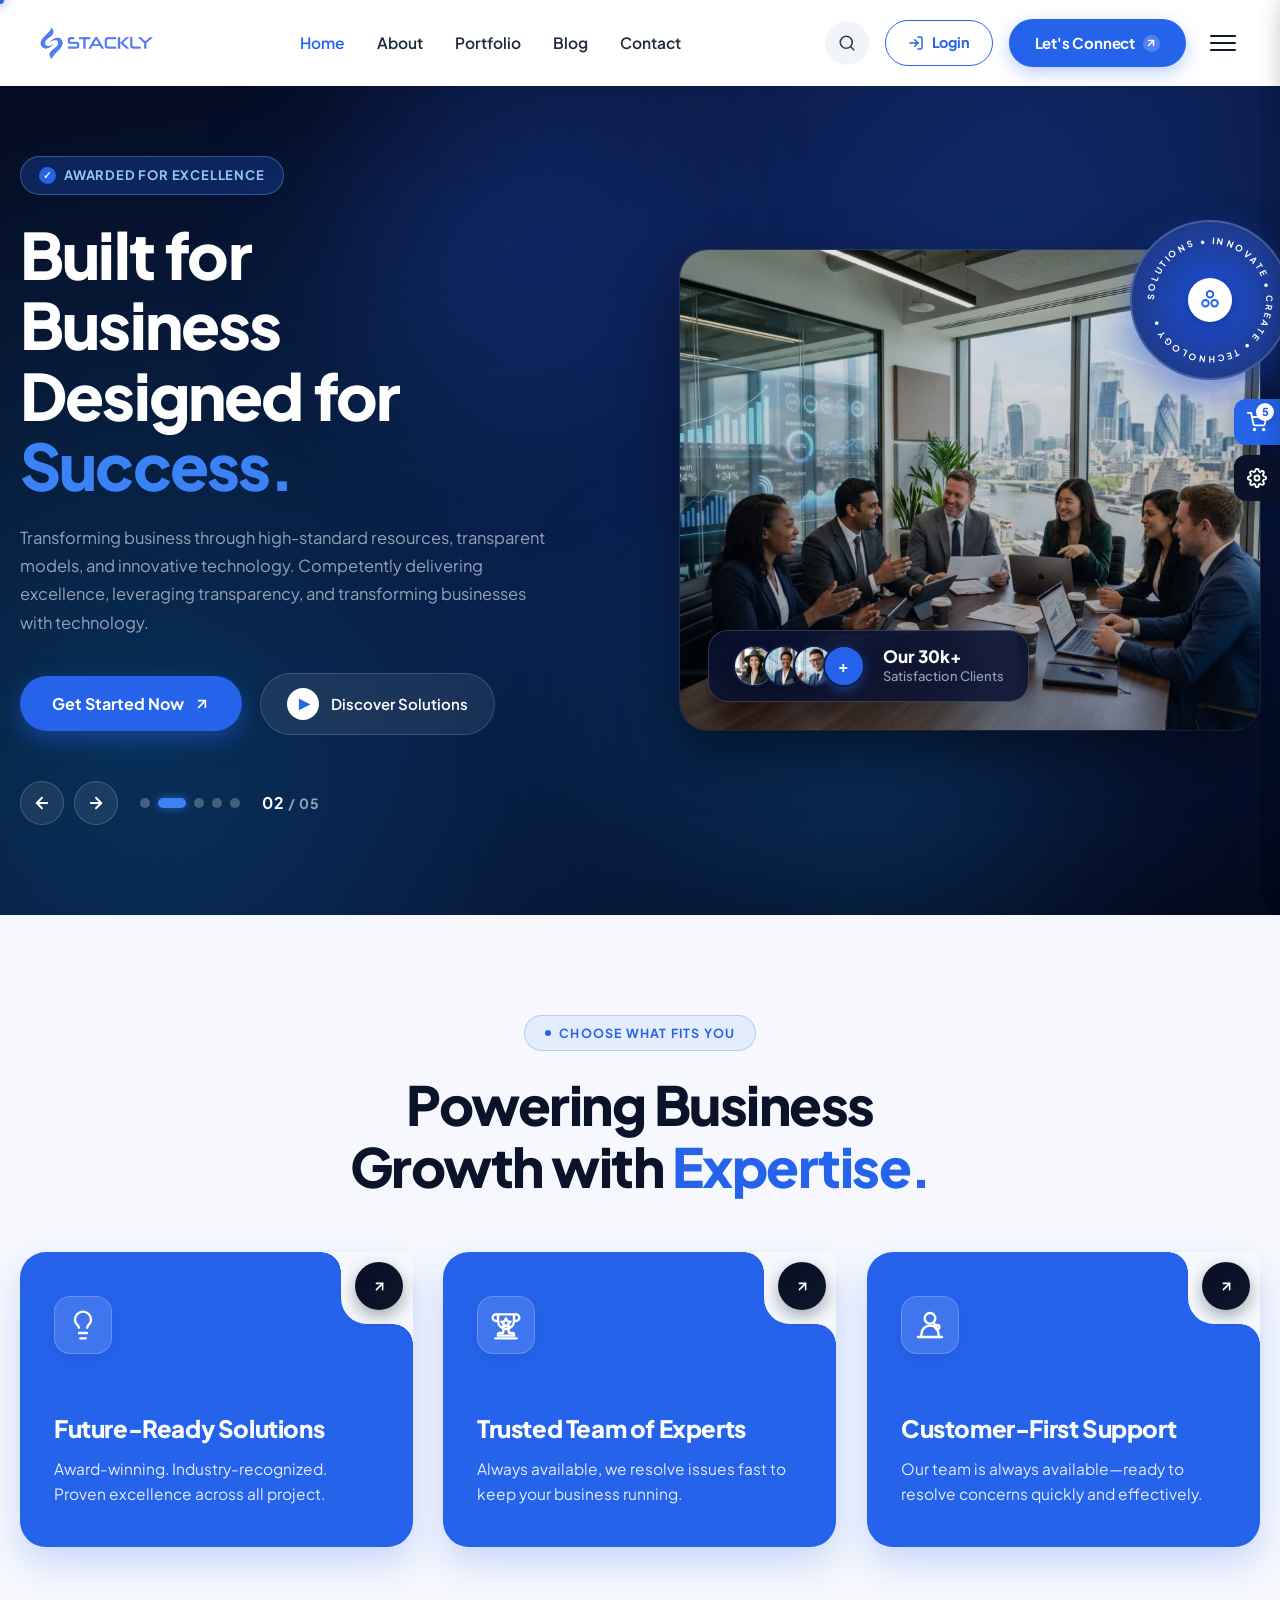
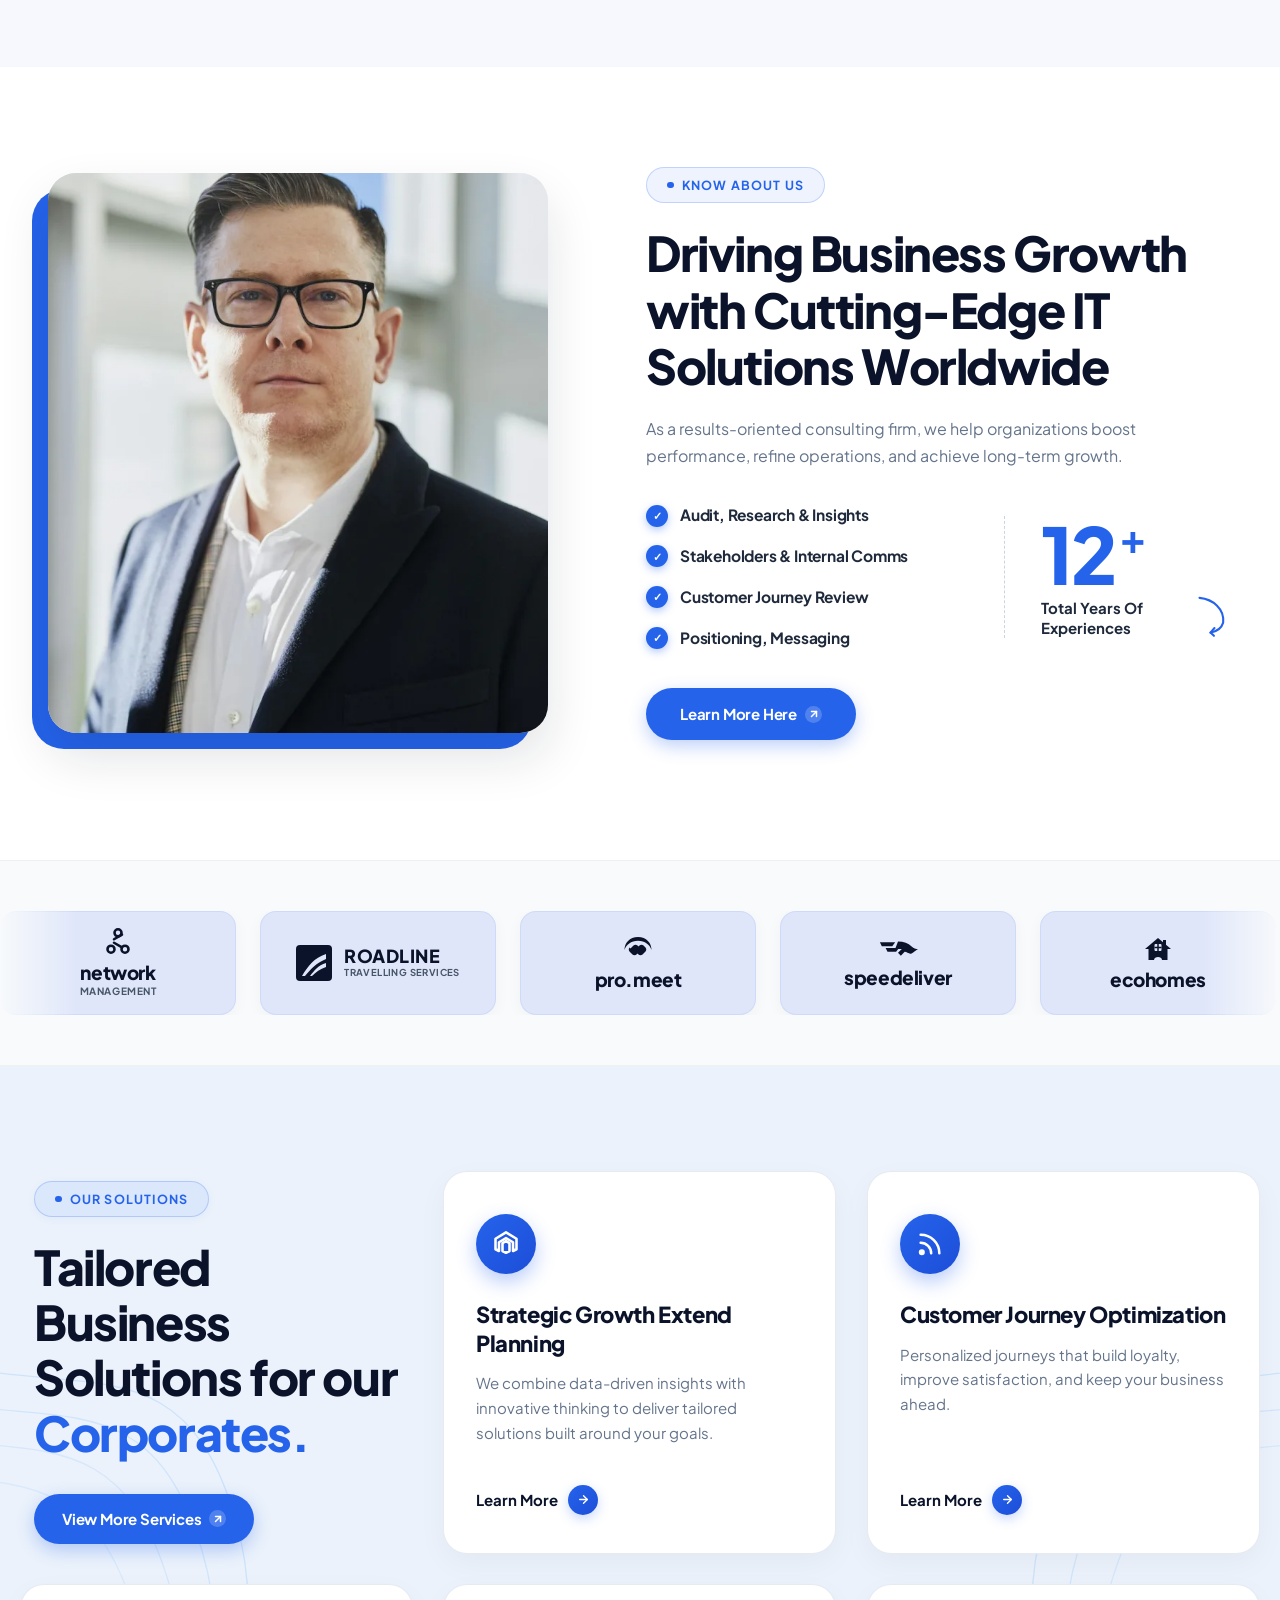
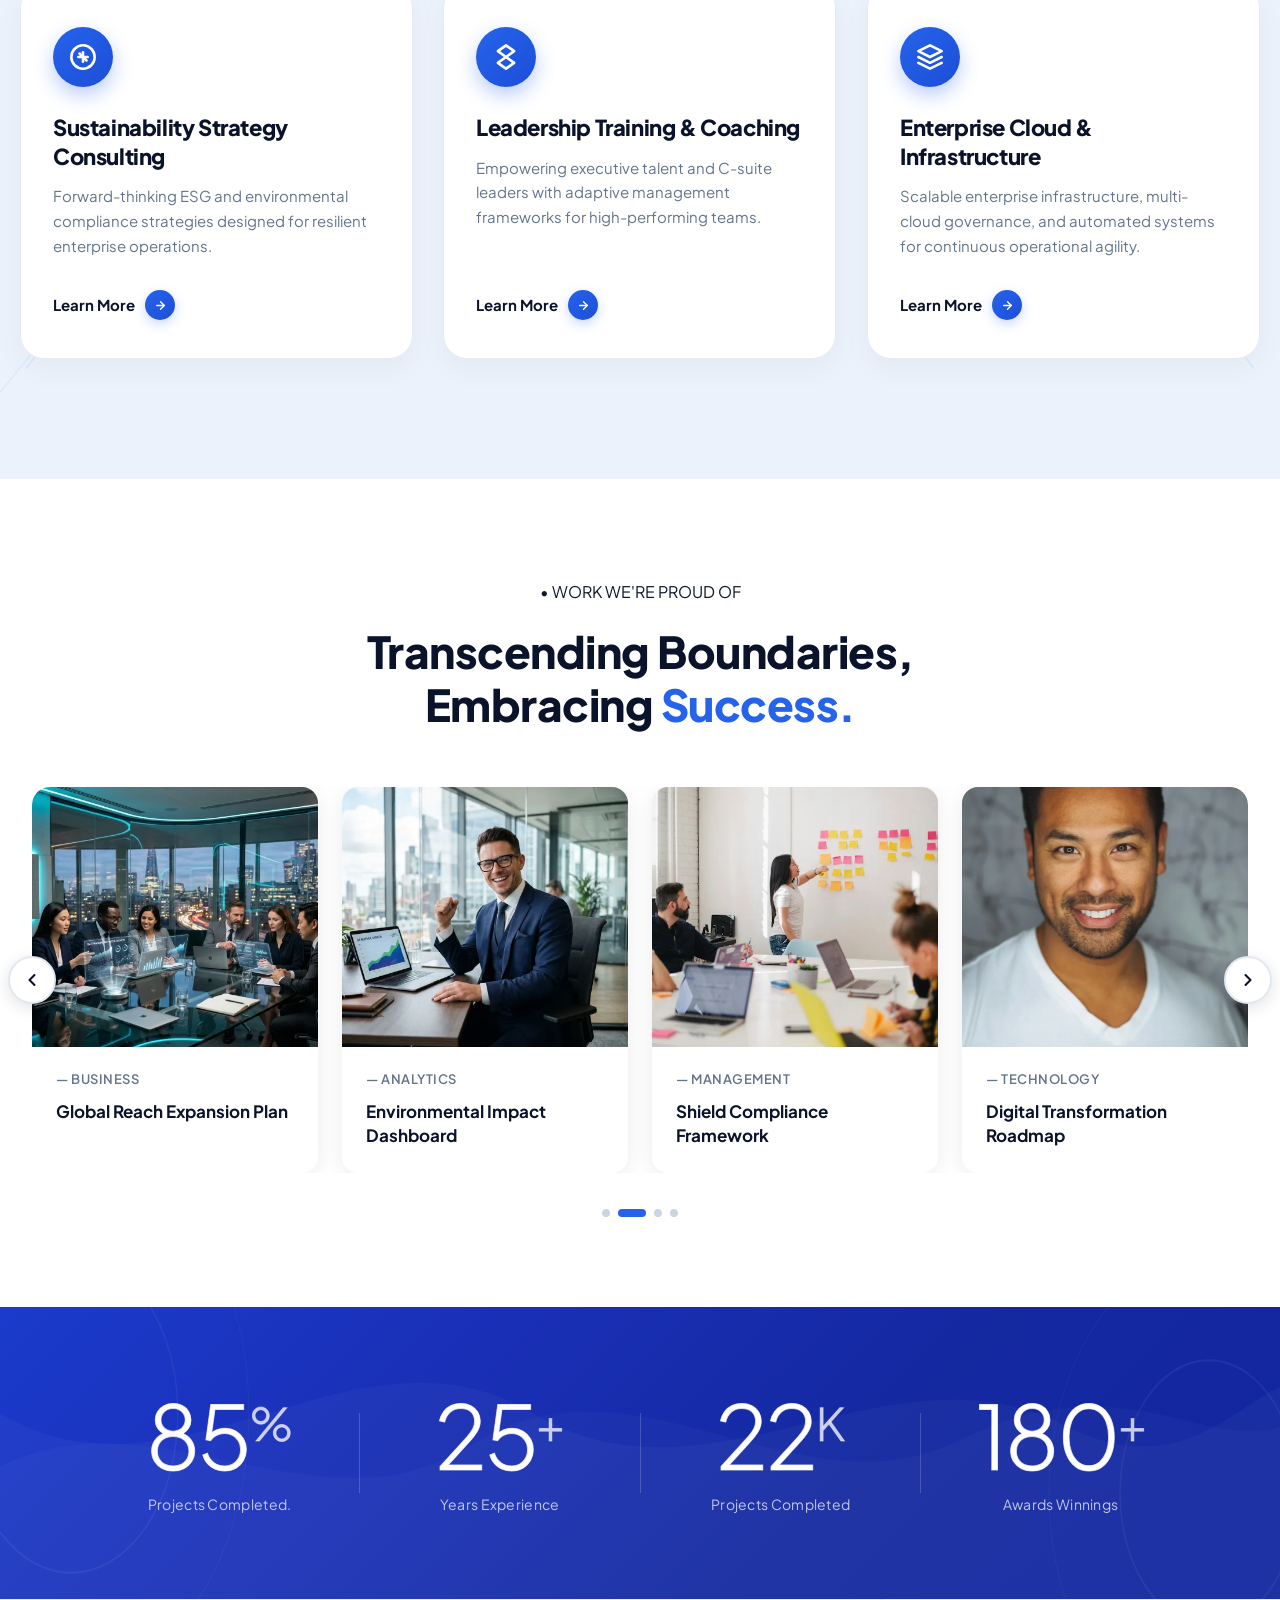
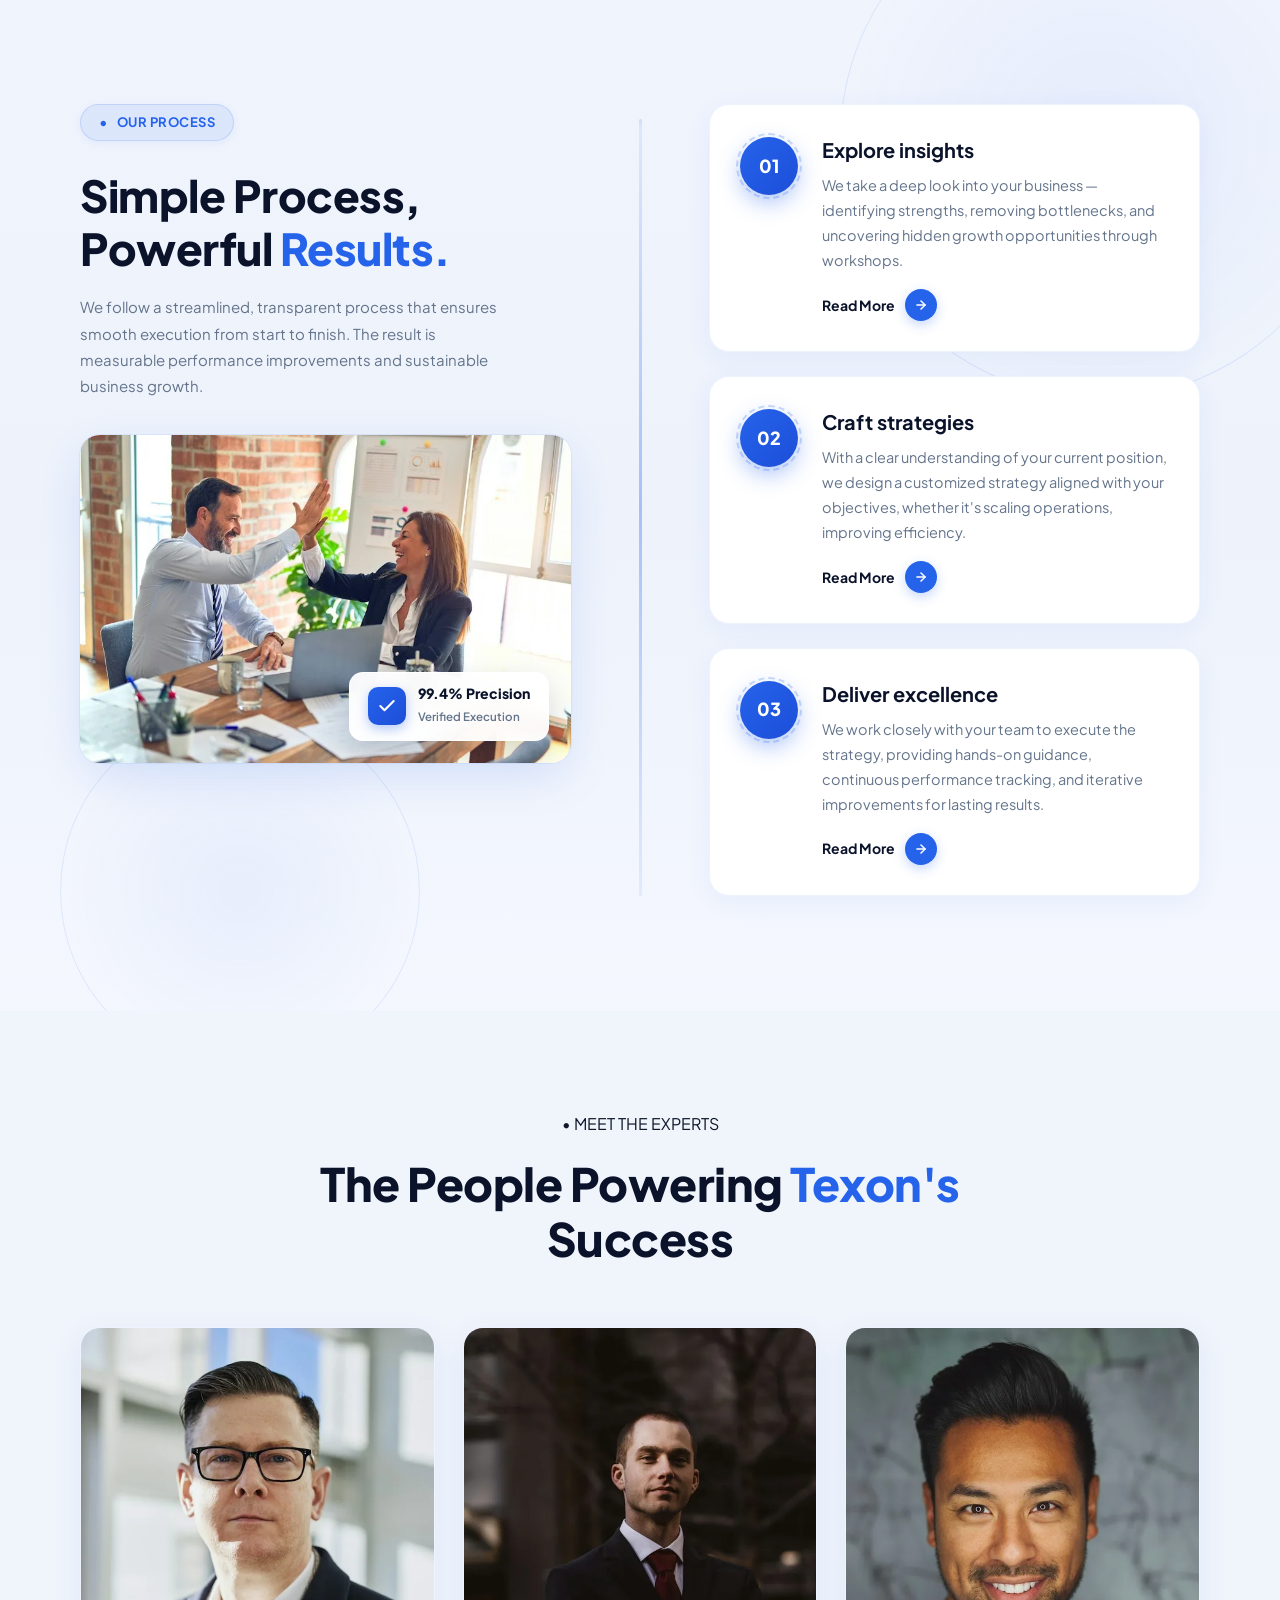
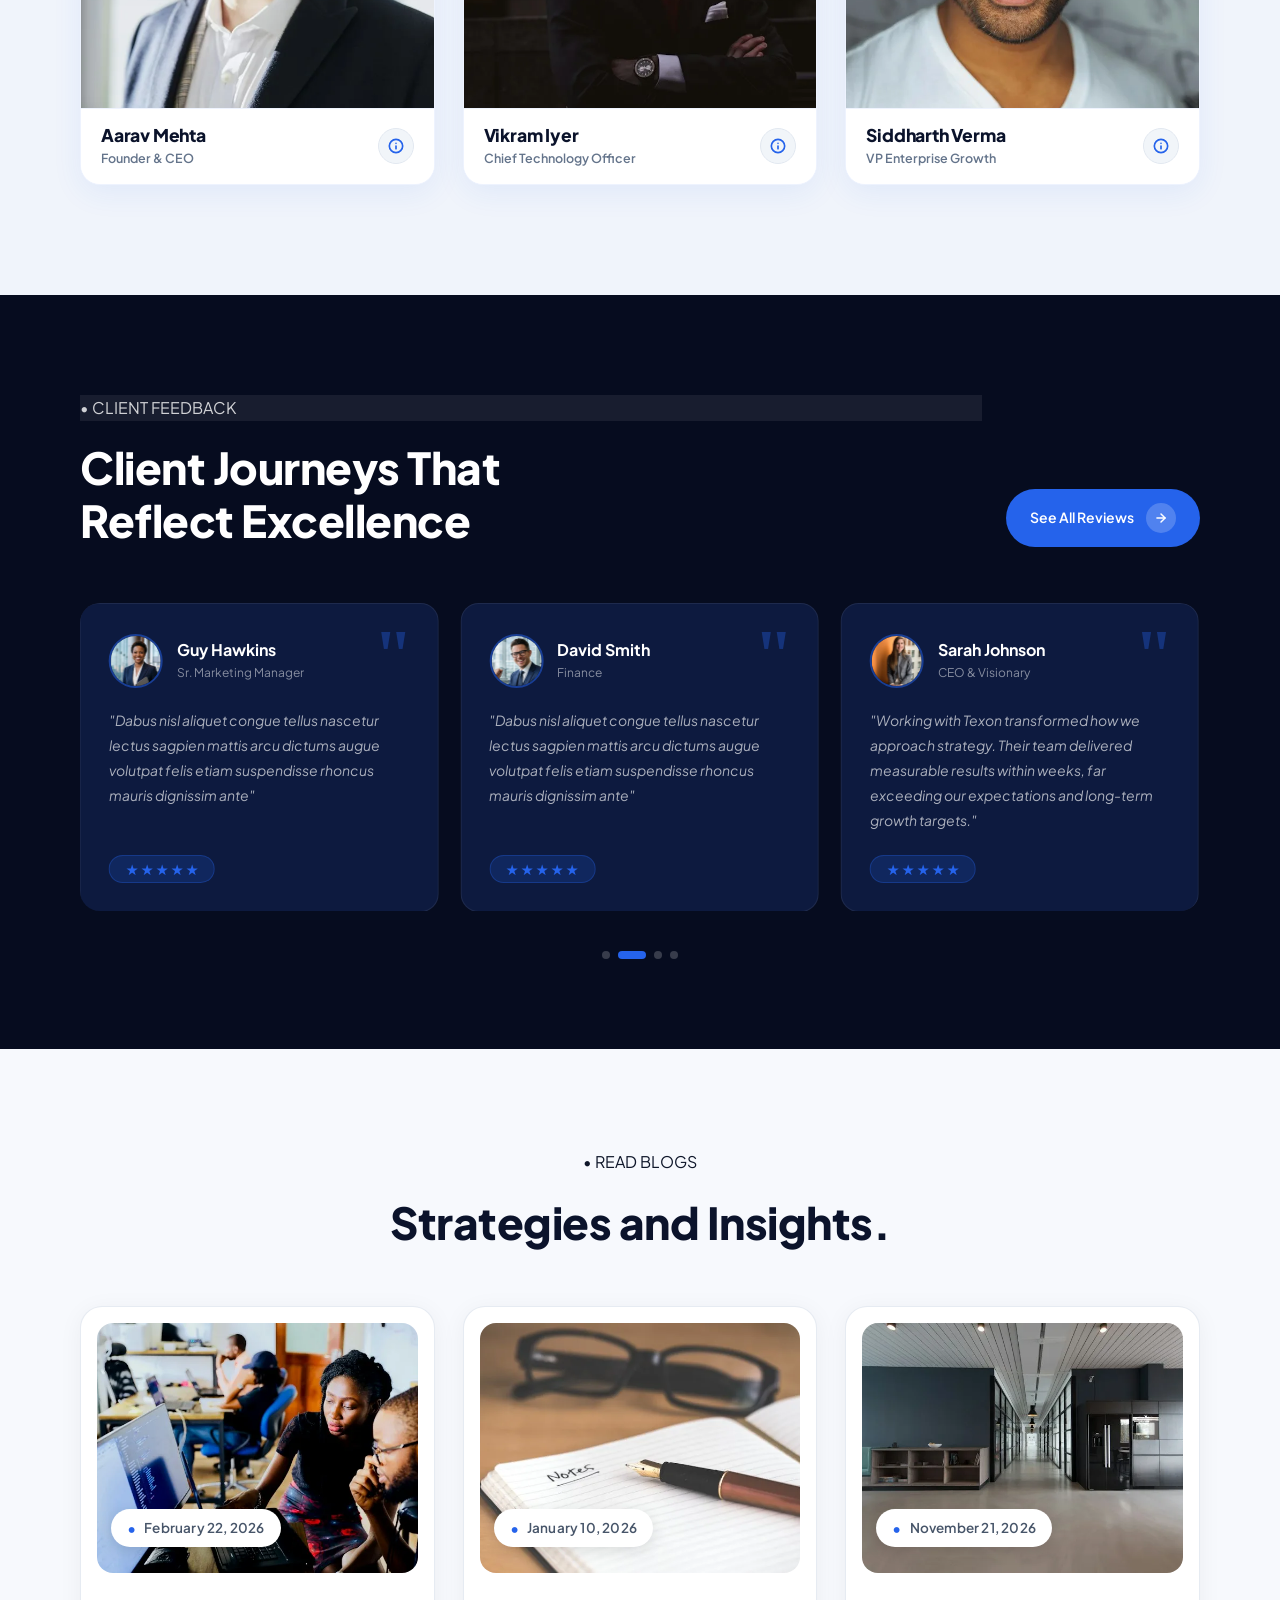
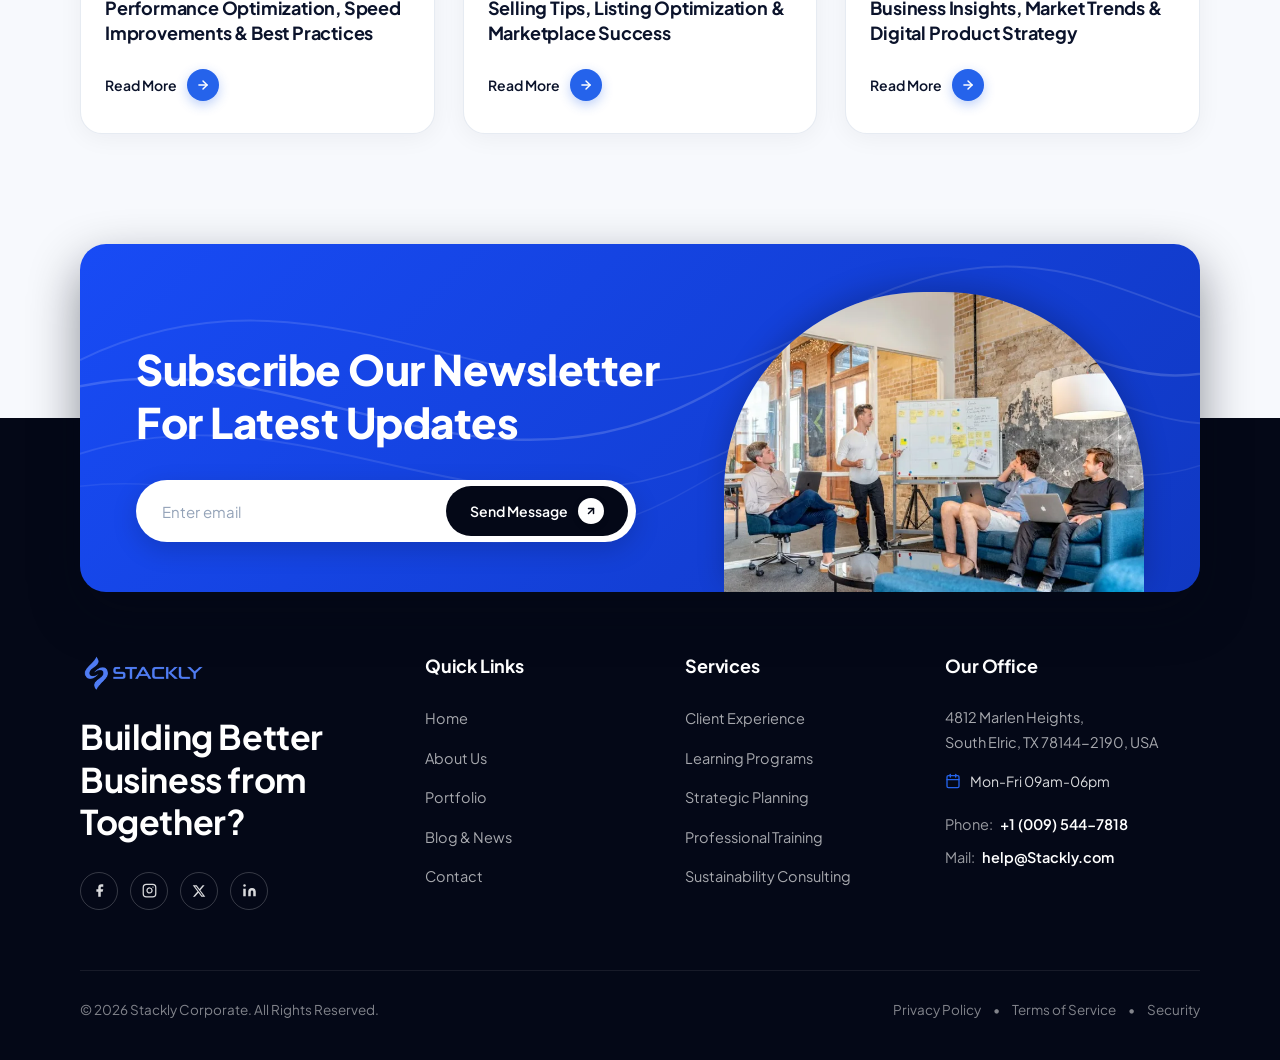
<file: index.html>
<!DOCTYPE html>
<html lang="en">
<head>
  <meta charset="UTF-8">
  <meta name="viewport" content="width=device-width, initial-scale=1.0">
  <meta name="description" content="Texon - Modern Corporate Business Website Theme. Built for Business, Designed for Success. High-performance, responsive corporate theme.">
  <title>Texon - Built for Business, Designed for Success</title>

  <!-- Google Fonts: Plus Jakarta Sans -->
  <link rel="preconnect" href="https://fonts.googleapis.com">
  <link rel="preconnect" href="https://fonts.gstatic.com" crossorigin>
  <link href="https://fonts.googleapis.com/css2?family=Plus+Jakarta+Sans:wght@400;500;600;700;800&display=swap" rel="stylesheet">

  <!-- Core Theme Stylesheet (Inside asset folder) -->
  <link rel="stylesheet" href="asset/css/style.css">
  <link rel="stylesheet" href="asset/css/mobile-responsive.css">
</head>
<body>
  <!-- ==========================================================================
       STACKLY ADVANCED PRELOADER
       ========================================================================== -->
  <div id="stacklyPreloader" class="stackly-preloader" role="status" aria-live="polite" aria-label="Loading Stackly">
    <!-- Ambient Background Lighting Mesh -->
    <div class="preloader-ambient-bg" aria-hidden="true">
      <div class="preloader-glow-orb preloader-glow-orb--1"></div>
      <div class="preloader-glow-orb preloader-glow-orb--2"></div>
      <div class="preloader-glow-orb preloader-glow-orb--3"></div>
      <div class="preloader-grid-overlay"></div>
    </div>

    <!-- Orbiting Theme-Related Badges Container -->
    <div class="preloader-orbit-system" aria-hidden="true">
      <!-- Outer & Inner Orbit Rings -->
      <div class="preloader-orbit-ring preloader-orbit-ring--outer"></div>
      <div class="preloader-orbit-ring preloader-orbit-ring--inner"></div>

      <!-- 6 Theme-Related Corporate Technology Icons -->
      <!-- Icon 1: Corporate Strategy & Planning -->
      <div class="preloader-icon-badge preloader-icon-badge--1" title="Corporate Strategy">
        <svg viewBox="0 0 24 24" fill="none" stroke="currentColor" stroke-width="2" stroke-linecap="round" stroke-linejoin="round">
          <circle cx="12" cy="12" r="10"></circle>
          <circle cx="12" cy="12" r="6"></circle>
          <circle cx="12" cy="12" r="2"></circle>
        </svg>
      </div>

      <!-- Icon 2: Cloud Enterprise Architecture -->
      <div class="preloader-icon-badge preloader-icon-badge--2" title="Cloud Enterprise">
        <svg viewBox="0 0 24 24" fill="none" stroke="currentColor" stroke-width="2" stroke-linecap="round" stroke-linejoin="round">
          <path d="M18 10h-1.26A8 8 0 1 0 9 20h9a5 5 0 0 0 0-10z"></path>
        </svg>
      </div>

      <!-- Icon 3: Growth Analytics & Performance -->
      <div class="preloader-icon-badge preloader-icon-badge--3" title="Growth Analytics">
        <svg viewBox="0 0 24 24" fill="none" stroke="currentColor" stroke-width="2" stroke-linecap="round" stroke-linejoin="round">
          <line x1="18" y1="20" x2="18" y2="10"></line>
          <line x1="12" y1="20" x2="12" y2="4"></line>
          <line x1="6" y1="20" x2="6" y2="14"></line>
        </svg>
      </div>

      <!-- Icon 4: Global Connectivity & Operations -->
      <div class="preloader-icon-badge preloader-icon-badge--4" title="Global Connectivity">
        <svg viewBox="0 0 24 24" fill="none" stroke="currentColor" stroke-width="2" stroke-linecap="round" stroke-linejoin="round">
          <circle cx="12" cy="12" r="10"></circle>
          <line x1="2" y1="12" x2="22" y2="12"></line>
          <path d="M12 2a15.3 15.3 0 0 1 4 10 15.3 15.3 0 0 1-4 10 15.3 15.3 0 0 1-4-10 15.3 15.3 0 0 1 4-10z"></path>
        </svg>
      </div>

      <!-- Icon 5: Enterprise Governance & Trust -->
      <div class="preloader-icon-badge preloader-icon-badge--5" title="Enterprise Governance">
        <svg viewBox="0 0 24 24" fill="none" stroke="currentColor" stroke-width="2" stroke-linecap="round" stroke-linejoin="round">
          <path d="M12 22s8-4 8-10V5l-8-3-8 3v7c0 6 8 10 8 10z"></path>
          <polyline points="9 12 11 14 15 10"></polyline>
        </svg>
      </div>

      <!-- Icon 6: High Performance & Velocity -->
      <div class="preloader-icon-badge preloader-icon-badge--6" title="High Velocity Innovation">
        <svg viewBox="0 0 24 24" fill="none" stroke="currentColor" stroke-width="2" stroke-linecap="round" stroke-linejoin="round">
          <polygon points="13 2 3 14 12 14 11 22 21 10 12 10 13 2"></polygon>
        </svg>
      </div>
    </div>

    <!-- Center Stage Card -->
    <div class="preloader-card">
      <!-- Glowing Halo Behind Logo -->
      <div class="preloader-logo-halo" aria-hidden="true"></div>

      <!-- Animated Stackly Logo with Shimmer Wave -->
      <a href="index.html" class="preloader-logo-wrapper" aria-label="Stackly Home">
        <img src="asset/images/stackly_.webp" alt="Stackly" class="preloader-logo-img">
        <div class="preloader-shimmer-sweep" aria-hidden="true"></div>
      </a>

      <!-- Tagline & Dynamic Status Caption -->
      <div class="preloader-tagline">
        <span class="preloader-tagline-dot"></span>
        <span id="preloaderStatusText" class="preloader-status-text">Synchronizing enterprise workspace...</span>
      </div>

      <!-- Modern Glowing Linear Progress Track -->
      <div class="preloader-progress-box">
        <div class="preloader-progress-track">
          <div id="preloaderProgressBar" class="preloader-progress-fill">
            <span class="preloader-progress-head"></span>
          </div>
        </div>
        <div class="preloader-progress-meta">
          <span class="preloader-phase-label">SYSTEM READY</span>
          <span id="preloaderPercent" class="preloader-percent">0%</span>
        </div>
      </div>
    </div>
  </div>

  <!-- Custom Cursor Elements -->
  <div id="cursorRing" aria-hidden="true"></div>
  <div id="cursorDot" aria-hidden="true"></div>

  <!-- ==========================================================================
       SITE HEADER
       ========================================================================== -->
  <header class="site-header">
    <div class="container header-container">
      
      <!-- Brand Logo -->
      <a href="index.html" class="brand-logo" aria-label="Stackly Home">
        <img src="asset/images/stackly_.webp" alt="Stackly" class="brand-logo-img">
      </a>

      <!-- Desktop Navigation Menu -->
      <nav class="desktop-nav" aria-label="Primary Navigation">
        <ul class="nav-list">
          <!-- Home -->
          <li class="nav-item active">
            <a href="index.html" class="nav-link">Home</a>
          </li>

          <!-- About -->
          <li class="nav-item">
            <a href="about.html" class="nav-link">About</a>
          </li>

          <!-- Portfolio -->
          <li class="nav-item">
            <a href="portfolio.html" class="nav-link">Portfolio</a>
          </li>

          <!-- Blog -->
          <li class="nav-item">
            <a href="blog.html" class="nav-link">Blog</a>
          </li>

          <!-- Contact -->
          <li class="nav-item">
            <a href="contact.html" class="nav-link">Contact</a>
          </li>
        </ul>
      </nav>

      <!-- Header Right Tools -->
      <div class="header-actions">
        <!-- Search Trigger Button -->
        <a href="404.html" class="btn-icon-round" id="searchTriggerBtn" aria-label="Open Search">
          <svg width="18" height="18" viewBox="0 0 24 24" fill="none" stroke="currentColor" stroke-width="2.2" stroke-linecap="round" stroke-linejoin="round">
            <circle cx="11" cy="11" r="8"></circle>
            <line x1="21" y1="21" x2="16.65" y2="16.65"></line>
          </svg>
        </a>

        <!-- Login Button -->
        <a href="login.html" class="btn-login" id="loginTriggerBtn" aria-label="Client Login">
          <svg width="16" height="16" viewBox="0 0 24 24" fill="none" stroke="currentColor" stroke-width="2.2" stroke-linecap="round" stroke-linejoin="round">
            <path d="M15 3h4a2 2 0 0 1 2 2v14a2 2 0 0 1-2 2h-4"></path>
            <polyline points="10 17 15 12 10 7"></polyline>
            <line x1="15" y1="12" x2="3" y2="12"></line>
          </svg>
          <span>Login</span>
        </a>

        <!-- Let's Connect Button -->
        <a href="404.html" class="btn-connect">
          Let's Connect
          <span class="arrow-diag">
            <svg width="12" height="12" viewBox="0 0 24 24" fill="none" stroke="currentColor" stroke-width="3" stroke-linecap="round" stroke-linejoin="round">
              <line x1="7" y1="17" x2="17" y2="7"></line>
              <polyline points="7 7 17 7 17 17"></polyline>
            </svg>
          </span>
        </a>

        <!-- Hamburger Button for Mobile / Off-canvas -->
        <button type="button" class="btn-hamburger" id="menuHamburgerBtn" aria-label="Toggle Navigation Menu">
          <span></span>
          <span></span>
          <span></span>
        </button>
      </div>

    </div>
  </header>

  <!-- ==========================================================================
       FLOATING SIDE TOOLS (Cart & Settings)
       ========================================================================== -->
  <aside class="floating-side-tools" aria-label="Quick Actions">
    <button type="button" class="float-tool-btn float-cart" id="floatingCartBtn" title="View Cart">
      <svg width="20" height="20" viewBox="0 0 24 24" fill="none" stroke="currentColor" stroke-width="2.2" stroke-linecap="round" stroke-linejoin="round">
        <circle cx="9" cy="21" r="1"></circle>
        <circle cx="20" cy="21" r="1"></circle>
        <path d="M1 1h4l2.68 13.39a2 2 0 0 0 2 1.61h9.72a2 2 0 0 0 2-1.61L23 6H6"></path>
      </svg>
      <span class="badge-count">5</span>
    </button>
    <button type="button" class="float-tool-btn float-settings" id="floatingSettingsBtn" title="Customize Theme">
      <svg width="20" height="20" viewBox="0 0 24 24" fill="none" stroke="currentColor" stroke-width="2.2" stroke-linecap="round" stroke-linejoin="round">
        <circle cx="12" cy="12" r="3"></circle>
        <path d="M19.4 15a1.65 1.65 0 0 0 .33 1.82l.06.06a2 2 0 0 1 0 2.83 2 2 0 0 1-2.83 0l-.06-.06a1.65 1.65 0 0 0-1.82-.33 1.65 1.65 0 0 0-1 1.51V21a2 2 0 0 1-2 2 2 2 0 0 1-2-2v-.09A1.65 1.65 0 0 0 9 19.4a1.65 1.65 0 0 0-1.82.33l-.06.06a2 2 0 0 1-2.83 0 2 2 0 0 1 0-2.83l.06-.06a1.65 1.65 0 0 0 .33-1.82 1.65 1.65 0 0 0-1.51-1H3a2 2 0 0 1-2-2 2 2 0 0 1 2-2h.09A1.65 1.65 0 0 0 4.6 9a1.65 1.65 0 0 0-.33-1.82l-.06-.06a2 2 0 0 1 0-2.83 2 2 0 0 1 2.83 0l.06.06a1.65 1.65 0 0 0 1.82.33H9a1.65 1.65 0 0 0 1-1.51V3a2 2 0 0 1 2-2 2 2 0 0 1 2 2v.09a1.65 1.65 0 0 0 1 1.51 1.65 1.65 0 0 0 1.82-.33l.06-.06a2 2 0 0 1 2.83 0 2 2 0 0 1 0 2.83l-.06.06a1.65 1.65 0 0 0-.33 1.82V9a1.65 1.65 0 0 0 1.51 1H21a2 2 0 0 1 2 2 2 2 0 0 1-2 2h-.09a1.65 1.65 0 0 0-1.51 1z"></path>
      </svg>
    </button>
  </aside>

  <!-- ==========================================================================
       HERO SECTION (Matching Provided Design)
       ========================================================================== -->
  <section class="hero-section" id="hero">
    <!-- Ambient Background Glows -->
    <div class="hero-glow-1"></div>
    <div class="hero-glow-2"></div>

    <div class="container hero-grid">
      
      <!-- Hero Left: Typography & Copy -->
      <div class="hero-content">
        <!-- Excellence Badge -->
        <div class="hero-badge-pill">
          <span class="check-icon">✓</span>
          <span>Awarded For Excellence</span>
        </div>

        <!-- Headline -->
        <h1 class="hero-title">
          Built for<br>
          Business<br>
          Designed for<br>
          <span class="title-accent">Success.</span>
        </h1>

        <!-- Supporting Text -->
        <p class="hero-desc">
          Transforming business through high-standard resources, transparent models, and innovative technology. Competently delivering excellence, leveraging transparency, and transforming businesses with technology.
        </p>

        <!-- CTA Buttons -->
        <div class="hero-cta-group">
          <a href="404.html" class="btn-primary-hero">
            Get Started Now
            <svg width="16" height="16" viewBox="0 0 24 24" fill="none" stroke="currentColor" stroke-width="2.5" stroke-linecap="round" stroke-linejoin="round">
              <line x1="7" y1="17" x2="17" y2="7"></line>
              <polyline points="7 7 17 7 17 17"></polyline>
            </svg>
          </a>

          <a href="404.html" class="btn-video-hero">
            <span class="play-circle">▶</span>
            <span>Discover Solutions</span>
          </a>
        </div>

        <!-- Hero Slider Navigation Bar -->
        <div class="hero-slider-nav-bar">
          <div class="slider-arrows">
            <button type="button" class="slider-arrow-btn" id="heroPrevBtn" aria-label="Previous Slide">
              <svg width="18" height="18" viewBox="0 0 24 24" fill="none" stroke="currentColor" stroke-width="2.5" stroke-linecap="round" stroke-linejoin="round">
                <line x1="19" y1="12" x2="5" y2="12"></line>
                <polyline points="12 19 5 12 12 5"></polyline>
              </svg>
            </button>
            <button type="button" class="slider-arrow-btn" id="heroNextBtn" aria-label="Next Slide">
              <svg width="18" height="18" viewBox="0 0 24 24" fill="none" stroke="currentColor" stroke-width="2.5" stroke-linecap="round" stroke-linejoin="round">
                <line x1="5" y1="12" x2="19" y2="12"></line>
                <polyline points="12 5 19 12 12 19"></polyline>
              </svg>
            </button>
          </div>

          <!-- Slide Dots (5 Slides) -->
          <div class="slider-dots" aria-label="Slide Selection Dots">
            <span class="slider-dot active" data-index="0" title="Slide 1"></span>
            <span class="slider-dot" data-index="1" title="Slide 2"></span>
            <span class="slider-dot" data-index="2" title="Slide 3"></span>
            <span class="slider-dot" data-index="3" title="Slide 4"></span>
            <span class="slider-dot" data-index="4" title="Slide 5"></span>
          </div>

          <!-- Slide Counter -->
          <div class="slider-counter">
            <span class="current-num">01</span> / <span class="total-num">05</span>
          </div>
        </div>

      </div>

      <!-- Hero Right: Slider Visual Frame & Badges -->
      <div class="hero-visual-wrapper">

        <!-- Rotating Circular Badge (Top Right) -->
        <div class="rotating-badge-container">
          <div class="rotating-circle-badge">
            <svg class="rotating-text-svg" viewBox="0 0 200 200">
              <defs>
                <path id="textCircle" d="M 100, 100 m -70, 0 a 70,70 0 1,1 140,0 a 70,70 0 1,1 -140,0" />
              </defs>
              <text>
                <textPath href="#textCircle" startOffset="0%">
                  SOLUTIONS • INNOVATE • CREATE • TECHNOLOGY •
                </textPath>
              </text>
            </svg>
            <div class="badge-center-icon">
              <svg viewBox="0 0 40 40" fill="none" xmlns="http://www.w3.org/2000/svg">
                <circle cx="20" cy="11" r="5" stroke="currentColor" stroke-width="3" />
                <circle cx="13" cy="25" r="5" stroke="currentColor" stroke-width="3" />
                <circle cx="27" cy="25" r="5" stroke="currentColor" stroke-width="3" />
              </svg>
            </div>
          </div>
        </div>

        <!-- 5-Slide Image Frame -->
        <div class="hero-slider-frame">
          <div class="hero-slides-container">

            <!-- Slide 1: Businessman Celebrating Success (Matching Screenshot) -->
            <div class="hero-slide active" data-slide="0">
              <img src="asset/images/hero-slide-1.webp" alt="Corporate Executive celebrating business success with laptop" width="960" height="717">
              <div class="hero-slide-overlay"></div>
            </div>

            <!-- Slide 2: Corporate Team Boardroom Collaboration -->
            <div class="hero-slide" data-slide="1">
              <img src="asset/images/hero-slide-2.webp" alt="Corporate team collaborating in boardroom" width="960" height="717" loading="lazy">
              <div class="hero-slide-overlay"></div>
            </div>

            <!-- Slide 3: Executive Businesswoman Leader -->
            <div class="hero-slide" data-slide="2">
              <img src="asset/images/hero-slide-3.webp" alt="Confident corporate executive businesswoman" width="960" height="717" loading="lazy">
              <div class="hero-slide-overlay"></div>
            </div>

            <!-- Slide 4: Business Partnership Handshake -->
            <div class="hero-slide" data-slide="3">
              <img src="asset/images/hero-slide-4.webp" alt="Corporate executives shaking hands sealing deal" width="960" height="717" loading="lazy">
              <div class="hero-slide-overlay"></div>
            </div>

            <!-- Slide 5: Strategic Analysts Tech Review -->
            <div class="hero-slide" data-slide="4">
              <img src="asset/images/hero-slide-5.webp" alt="Corporate analysts reviewing growth analytics" width="960" height="717" loading="lazy">
              <div class="hero-slide-overlay"></div>
            </div>

          </div>
        </div>

        <!-- Floating Satisfaction Clients Badge (Bottom Left of Image) -->
        <div class="clients-satisfaction-card">
          <div class="avatar-stack">
            <div class="avatar-img-item">
              <img src="asset/images/avatar-1.webp" alt="Client Avatar 1" width="42" height="42">
            </div>
            <div class="avatar-img-item">
              <img src="asset/images/avatar-2.webp" alt="Client Avatar 2" width="42" height="42">
            </div>
            <div class="avatar-img-item">
              <img src="asset/images/avatar-3.webp" alt="Client Avatar 3" width="42" height="42">
            </div>
            <div class="avatar-plus-item">+</div>
          </div>
          <div class="clients-info-text">
            <span class="clients-count">Our 30k+</span>
            <span class="clients-label">Satisfaction Clients</span>
          </div>
        </div>

      </div>

    </div>
  </section>

  <!-- ==========================================================================
       FEATURES / VALUE PILLARS SECTION (Matching Uploaded Screenshot)
       ========================================================================== -->
  <section class="features-pillars-section" id="choose-us">
    <div class="container">
      
      <!-- Center Section Header -->
      <div class="pillars-header-center scroll-reveal">
        <!-- Top Pill Badge -->
        <div class="pillars-badge-pill">
          <span class="badge-dot"></span>
          <span>CHOOSE WHAT FITS YOU</span>
        </div>

        <!-- Section Main Title -->
        <h2 class="pillars-main-title">
          Powering Business<br>
          Growth with <span class="title-blue-accent">Expertise.</span>
        </h2>
      </div>

      <!-- 3 Feature Cards Grid -->
      <div class="pillars-grid">
        
        <!-- Card 1: Future-Ready Solutions -->
        <div class="pillar-card scroll-reveal" data-delay="100">
          <!-- Top-Right Scooped Corner Notch with Dark Arrow Button -->
          <div class="pillar-cutout">
            <a href="404.html" class="pillar-arrow-btn" aria-label="Learn more about Future-Ready Solutions">
              <svg width="15" height="15" viewBox="0 0 24 24" fill="none" stroke="currentColor" stroke-width="2.5" stroke-linecap="round" stroke-linejoin="round">
                <line x1="7" y1="17" x2="17" y2="7"></line>
                <polyline points="7 7 17 7 17 17"></polyline>
              </svg>
            </a>
          </div>

          <!-- Card Icon -->
          <div class="pillar-icon-wrap">
            <svg width="44" height="44" viewBox="0 0 24 24" fill="none" stroke="currentColor" stroke-width="1.8" stroke-linecap="round" stroke-linejoin="round">
              <path d="M9 18h6"></path>
              <path d="M10 22h4"></path>
              <path d="M15.09 14c.18-.98.65-1.74 1.41-2.5A4.65 4.65 0 0 0 18 8 6 6 0 0 0 6 8c0 1 .23 2.23 1.5 3.5A4.61 4.61 0 0 1 8.91 14"></path>
            </svg>
          </div>

          <!-- Card Content -->
          <div class="pillar-body-text">
            <h3 class="pillar-title">Future-Ready Solutions</h3>
            <p class="pillar-desc">
              Award-winning. Industry-recognized.<br>
              Proven excellence across all project.
            </p>
          </div>
        </div>

        <!-- Card 2: Trusted Team of Experts -->
        <div class="pillar-card scroll-reveal" data-delay="200">
          <!-- Top-Right Scooped Corner Notch with Dark Arrow Button -->
          <div class="pillar-cutout">
            <a href="404.html" class="pillar-arrow-btn" aria-label="Learn more about Trusted Team of Experts">
              <svg width="15" height="15" viewBox="0 0 24 24" fill="none" stroke="currentColor" stroke-width="2.5" stroke-linecap="round" stroke-linejoin="round">
                <line x1="7" y1="17" x2="17" y2="7"></line>
                <polyline points="7 7 17 7 17 17"></polyline>
              </svg>
            </a>
          </div>

          <!-- Card Icon -->
          <div class="pillar-icon-wrap">
            <svg width="44" height="44" viewBox="0 0 24 24" fill="none" stroke="currentColor" stroke-width="1.8" stroke-linecap="round" stroke-linejoin="round">
              <path d="M6 9H4.5a2.5 2.5 0 0 1 0-5H6"></path>
              <path d="M18 9h1.5a2.5 2.5 0 0 0 0-5H18"></path>
              <path d="M4 22h16"></path>
              <path d="M10 14.66V17c0 .55-.45 1-1 1H7c-.55 0-1 .45-1 1v1h12v-1c0-.55-.45-1-1-1h-2c-.55 0-1-.45-1-1v-2.34"></path>
              <path d="M6 4h12v5a6 6 0 0 1-12 0V4z"></path>
              <polygon points="12 7 13.09 9.26 15.5 9.5 13.75 11.14 14.24 13.5 12 12.26 9.76 13.5 10.25 11.14 8.5 9.5 10.91 9.26 12 7"></polygon>
            </svg>
          </div>

          <!-- Card Content -->
          <div class="pillar-body-text">
            <h3 class="pillar-title">Trusted Team of Experts</h3>
            <p class="pillar-desc">
              Always available, we resolve issues fast to<br>
              keep your business running.
            </p>
          </div>
        </div>

        <!-- Card 3: Customer-First Support -->
        <div class="pillar-card scroll-reveal" data-delay="300">
          <!-- Top-Right Scooped Corner Notch with Dark Arrow Button -->
          <div class="pillar-cutout">
            <a href="404.html" class="pillar-arrow-btn" aria-label="Learn more about Customer-First Support">
              <svg width="15" height="15" viewBox="0 0 24 24" fill="none" stroke="currentColor" stroke-width="2.5" stroke-linecap="round" stroke-linejoin="round">
                <line x1="7" y1="17" x2="17" y2="7"></line>
                <polyline points="7 7 17 7 17 17"></polyline>
              </svg>
            </a>
          </div>

          <!-- Card Icon -->
          <div class="pillar-icon-wrap">
            <svg width="44" height="44" viewBox="0 0 24 24" fill="none" stroke="currentColor" stroke-width="1.8" stroke-linecap="round" stroke-linejoin="round">
              <circle cx="12" cy="7" r="4"></circle>
              <path d="M5.5 21v-2a6.5 6.5 0 0 1 13 0v2"></path>
              <line x1="3" y1="21" x2="21" y2="21"></line>
              <path d="M15 11l2 2"></path>
              <circle cx="17.5" cy="13.5" r="1.5"></circle>
            </svg>
          </div>

          <!-- Card Content -->
          <div class="pillar-body-text">
            <h3 class="pillar-title">Customer-First Support</h3>
            <p class="pillar-desc">
              Our team is always available—ready to<br>
              resolve concerns quickly and effectively.
            </p>
          </div>
        </div>

      </div>

    </div>
  </section>

  <!-- ==========================================================================
       ABOUT OVERVIEW SECTION (Driving Business Growth - Matching Screenshot)
       ========================================================================== -->
  <section class="about-overview-section" id="about">
    <div class="container">
      <div class="about-overview-grid">
        
        <!-- Left: Image with Geometric Offset Blue Border -->
        <div class="about-image-column scroll-reveal">
          <div class="about-image-wrapper">
            <!-- Offset Blue Decorative Border/Layer -->
            <div class="about-image-backdrop"></div>
            
            <!-- Main Photo Container -->
            <div class="about-photo-card">
              <img src="asset/images/about-executive-portrait.webp" alt="Corporate Executive Driving Business Growth with IT Solutions" width="700" height="875" loading="lazy">
              <div class="about-photo-reflection"></div>
            </div>
          </div>
        </div>

        <!-- Right: Content Column -->
        <div class="about-content-column scroll-reveal" data-delay="150">
          <!-- Top Pill Badge -->
          <div class="about-badge-pill">
            <span class="badge-dot"></span>
            <span>KNOW ABOUT US</span>
          </div>

          <!-- Main Title -->
          <h2 class="about-main-title">
            Driving Business Growth<br>
            with Cutting-Edge IT<br>
            Solutions Worldwide
          </h2>

          <!-- Subtitle / Paragraph -->
          <p class="about-lead-desc">
            As a results-oriented consulting firm, we help organizations boost performance, refine operations, and achieve long-term growth.
          </p>

          <!-- Split Row: Checklist on Left, 12+ Years Stat on Right -->
          <div class="about-metrics-split-row">
            <!-- Checklist (4 items with solid blue checkmark circles) -->
            <div class="about-checklist-group">
              <div class="about-check-item">
                <span class="about-check-icon">✓</span>
                <span class="about-check-text">Audit, Research & Insights</span>
              </div>
              <div class="about-check-item">
                <span class="about-check-icon">✓</span>
                <span class="about-check-text">Stakeholders & Internal Comms</span>
              </div>
              <div class="about-check-item">
                <span class="about-check-icon">✓</span>
                <span class="about-check-text">Customer Journey Review</span>
              </div>
              <div class="about-check-item">
                <span class="about-check-icon">✓</span>
                <span class="about-check-text">Positioning, Messaging</span>
              </div>
            </div>

            <!-- Vertical Divider & 12+ Years Experience Counter -->
            <div class="about-experience-counter-wrap">
              <div class="experience-big-num">
                12<span class="plus-accent">+</span>
              </div>
              <div class="experience-label-text">
                Total Years Of<br>
                Experiences
              </div>
              <!-- Hand-drawn curved blue arrow SVG -->
              <svg class="experience-curved-arrow" width="38" height="48" viewBox="0 0 40 50" fill="none" stroke="#2563eb" stroke-width="2.2" stroke-linecap="round" stroke-linejoin="round">
                <path d="M10 6C24 10 34 22 30 36C27 42 21 44 15 44"></path>
                <polyline points="20 40 15 44 18 48"></polyline>
              </svg>
            </div>
          </div>

          <!-- CTA Button -->
          <div class="about-action-wrap">
            <a href="404.html" class="btn-connect" style="padding: 14px 34px; font-size: 15px;">
              Learn More Here
              <span class="arrow-diag">
                <svg width="12" height="12" viewBox="0 0 24 24" fill="none" stroke="currentColor" stroke-width="3" stroke-linecap="round" stroke-linejoin="round">
                  <line x1="7" y1="17" x2="17" y2="7"></line>
                  <polyline points="7 7 17 7 17 17"></polyline>
                </svg>
              </span>
            </a>
          </div>

        </div>

      </div>
    </div>
  </section>

  <!-- ==========================================================================
       AUTOMATIC BRAND MARQUEE SECTION (Matching Uploaded Screenshot)
       ========================================================================== -->
  <section class="brand-marquee-section" aria-label="Partner Brands">
    <div class="marquee-slider-container">
      <div class="marquee-track">
        
        <!-- Brand 1: network management -->
        <div class="brand-logo-card">
          <div class="brand-card-content brand-layout-col">
            <svg class="brand-logo-svg" width="28" height="28" viewBox="0 0 24 24" fill="none" stroke="currentColor" stroke-width="2.2" stroke-linecap="round" stroke-linejoin="round">
              <circle cx="12" cy="5" r="3"></circle>
              <circle cx="6" cy="19" r="3"></circle>
              <circle cx="18" cy="19" r="3"></circle>
              <line x1="8.59" y1="13.51" x2="15.42" y2="17.49"></line>
              <line x1="15.41" y1="6.51" x2="8.59" y2="10.49"></line>
            </svg>
            <div class="brand-name-group">
              <span class="brand-name-bold">network</span>
              <span class="brand-name-sub">management</span>
            </div>
          </div>
        </div>

        <!-- Brand 2: ROADLINE travelling services (Matching Screenshot) -->
        <div class="brand-logo-card">
          <div class="brand-card-content brand-layout-row">
            <div class="brand-icon-box">
              <svg class="brand-logo-svg" width="36" height="36" viewBox="0 0 36 36" fill="currentColor">
                <rect width="36" height="36" rx="4" fill="#0b132b"/>
                <path d="M6 31 C12 21 18 13 30 9 L30 14 C20 18 14 25 9 31 Z" fill="#dfe6f9"/>
                <path d="M14 31 C18 26 22 20 30 18 L30 22 C24 24 20 27 16 31 Z" fill="#dfe6f9"/>
              </svg>
            </div>
            <div class="brand-text-block">
              <span class="brand-roadline-title">ROADLINE</span>
              <span class="brand-roadline-sub">travelling services</span>
            </div>
          </div>
        </div>

        <!-- Brand 3: pro.meet (Matching Screenshot) -->
        <div class="brand-logo-card">
          <div class="brand-card-content brand-layout-col">
            <svg class="brand-logo-svg" width="34" height="26" viewBox="0 0 34 26" fill="currentColor">
              <path d="M17 1 C8.5 1 3.5 7 3.5 14 C5.2 8.8 10 4.8 17 4.8 C24 4.8 28.8 8.8 30.5 14 C30.5 7 25.5 1 17 1 Z"/>
              <path d="M9.5 12.5 L12.5 9.5 C13.5 8.5 15.5 8.5 16.5 9.5 L17.5 10.5 L18.5 9.5 C19.5 8.5 21.5 8.5 22.5 9.5 L24.5 11.5 C25.5 12.5 25.5 14.5 24.5 15.5 L21.5 18.5 C20.5 19.5 18.5 19.5 17.5 18.5 L16.5 17.5 L15.5 18.5 C14.5 19.5 12.5 19.5 11.5 18.5 L8.5 15.5 C7.5 14.5 7.5 12.5 8.5 11.5 L9.5 12.5 Z"/>
            </svg>
            <span class="brand-name-bold">pro.meet</span>
          </div>
        </div>

        <!-- Brand 4: speedeliver (Matching Screenshot) -->
        <div class="brand-logo-card">
          <div class="brand-card-content brand-layout-col">
            <svg class="brand-logo-svg" width="40" height="22" viewBox="0 0 42 22" fill="currentColor">
              <path d="M2 4 L18 4 L15 8 L4 8 Z"/>
              <path d="M8 10 L22 10 L19 14 L10 14 Z"/>
              <path d="M21 3 C27 3 32 5 35 8 C37 10 40 11 42 11 C39 13 36 16 34 16 C32 16 30 14 28 14 L24 18 L21 15 L25 11 L18 11 Z"/>
            </svg>
            <span class="brand-name-bold">speedeliver</span>
          </div>
        </div>

        <!-- Brand 5: ecohomes (Matching Screenshot) -->
        <div class="brand-logo-card">
          <div class="brand-card-content brand-layout-col">
            <svg class="brand-logo-svg" width="30" height="26" viewBox="0 0 30 26" fill="currentColor">
              <polygon points="15 2 2 13 5.5 13 5.5 24 24.5 24 24.5 13 28 13"/>
              <rect x="20" y="4" width="3" height="6"/>
              <rect x="11.5" y="8" width="7" height="7" rx="1" fill="#dfe6f9"/>
              <line x1="15" y1="8" x2="15" y2="15" stroke="#0b132b" stroke-width="1.5"/>
              <line x1="11.5" y1="11.5" x2="18.5" y2="11.5" stroke="#0b132b" stroke-width="1.5"/>
              <path d="M11 24 C11 20 19 20 19 24 Z" fill="#dfe6f9"/>
            </svg>
            <span class="brand-name-bold">ecohomes</span>
          </div>
        </div>

        <!-- Brand 6: omnicloud -->
        <div class="brand-logo-card">
          <div class="brand-card-content brand-layout-col">
            <svg class="brand-logo-svg" width="30" height="26" viewBox="0 0 24 24" fill="none" stroke="currentColor" stroke-width="2.2" stroke-linecap="round" stroke-linejoin="round">
              <path d="M18 10h-1.26A8 8 0 1 0 9 20h9a5 5 0 0 0 0-10z"></path>
            </svg>
            <span class="brand-name-bold">omnicloud</span>
          </div>
        </div>

        <!-- EXACT DUPLICATE TO CREATE SEAMLESS 100% INFINITE CONTINUOUS LOOP -->
        <!-- Brand 1 duplicate -->
        <div class="brand-logo-card" aria-hidden="true">
          <div class="brand-card-content brand-layout-col">
            <svg class="brand-logo-svg" width="28" height="28" viewBox="0 0 24 24" fill="none" stroke="currentColor" stroke-width="2.2" stroke-linecap="round" stroke-linejoin="round">
              <circle cx="12" cy="5" r="3"></circle>
              <circle cx="6" cy="19" r="3"></circle>
              <circle cx="18" cy="19" r="3"></circle>
              <line x1="8.59" y1="13.51" x2="15.42" y2="17.49"></line>
              <line x1="15.41" y1="6.51" x2="8.59" y2="10.49"></line>
            </svg>
            <div class="brand-name-group">
              <span class="brand-name-bold">network</span>
              <span class="brand-name-sub">management</span>
            </div>
          </div>
        </div>

        <!-- Brand 2 duplicate -->
        <div class="brand-logo-card" aria-hidden="true">
          <div class="brand-card-content brand-layout-row">
            <div class="brand-icon-box">
              <svg class="brand-logo-svg" width="36" height="36" viewBox="0 0 36 36" fill="currentColor">
                <rect width="36" height="36" rx="4" fill="#0b132b"/>
                <path d="M6 31 C12 21 18 13 30 9 L30 14 C20 18 14 25 9 31 Z" fill="#dfe6f9"/>
                <path d="M14 31 C18 26 22 20 30 18 L30 22 C24 24 20 27 16 31 Z" fill="#dfe6f9"/>
              </svg>
            </div>
            <div class="brand-text-block">
              <span class="brand-roadline-title">ROADLINE</span>
              <span class="brand-roadline-sub">travelling services</span>
            </div>
          </div>
        </div>

        <!-- Brand 3 duplicate -->
        <div class="brand-logo-card" aria-hidden="true">
          <div class="brand-card-content brand-layout-col">
            <svg class="brand-logo-svg" width="34" height="26" viewBox="0 0 34 26" fill="currentColor">
              <path d="M17 1 C8.5 1 3.5 7 3.5 14 C5.2 8.8 10 4.8 17 4.8 C24 4.8 28.8 8.8 30.5 14 C30.5 7 25.5 1 17 1 Z"/>
              <path d="M9.5 12.5 L12.5 9.5 C13.5 8.5 15.5 8.5 16.5 9.5 L17.5 10.5 L18.5 9.5 C19.5 8.5 21.5 8.5 22.5 9.5 L24.5 11.5 C25.5 12.5 25.5 14.5 24.5 15.5 L21.5 18.5 C20.5 19.5 18.5 19.5 17.5 18.5 L16.5 17.5 L15.5 18.5 C14.5 19.5 12.5 19.5 11.5 18.5 L8.5 15.5 C7.5 14.5 7.5 12.5 8.5 11.5 L9.5 12.5 Z"/>
            </svg>
            <span class="brand-name-bold">pro.meet</span>
          </div>
        </div>

        <!-- Brand 4 duplicate -->
        <div class="brand-logo-card" aria-hidden="true">
          <div class="brand-card-content brand-layout-col">
            <svg class="brand-logo-svg" width="40" height="22" viewBox="0 0 42 22" fill="currentColor">
              <path d="M2 4 L18 4 L15 8 L4 8 Z"/>
              <path d="M8 10 L22 10 L19 14 L10 14 Z"/>
              <path d="M21 3 C27 3 32 5 35 8 C37 10 40 11 42 11 C39 13 36 16 34 16 C32 16 30 14 28 14 L24 18 L21 15 L25 11 L18 11 Z"/>
            </svg>
            <span class="brand-name-bold">speedeliver</span>
          </div>
        </div>

        <!-- Brand 5 duplicate -->
        <div class="brand-logo-card" aria-hidden="true">
          <div class="brand-card-content brand-layout-col">
            <svg class="brand-logo-svg" width="30" height="26" viewBox="0 0 30 26" fill="currentColor">
              <polygon points="15 2 2 13 5.5 13 5.5 24 24.5 24 24.5 13 28 13"/>
              <rect x="20" y="4" width="3" height="6"/>
              <rect x="11.5" y="8" width="7" height="7" rx="1" fill="#dfe6f9"/>
              <line x1="15" y1="8" x2="15" y2="15" stroke="#0b132b" stroke-width="1.5"/>
              <line x1="11.5" y1="11.5" x2="18.5" y2="11.5" stroke="#0b132b" stroke-width="1.5"/>
              <path d="M11 24 C11 20 19 20 19 24 Z" fill="#dfe6f9"/>
            </svg>
            <span class="brand-name-bold">ecohomes</span>
          </div>
        </div>

        <!-- Brand 6 duplicate -->
        <div class="brand-logo-card" aria-hidden="true">
          <div class="brand-card-content brand-layout-col">
            <svg class="brand-logo-svg" width="30" height="26" viewBox="0 0 24 24" fill="none" stroke="currentColor" stroke-width="2.2" stroke-linecap="round" stroke-linejoin="round">
              <path d="M18 10h-1.26A8 8 0 1 0 9 20h9a5 5 0 0 0 0-10z"></path>
            </svg>
            <span class="brand-name-bold">omnicloud</span>
          </div>
        </div>

      </div>
    </div>
  </section>

  <!-- ==========================================================================
       OUR SOLUTIONS / TAILORED BUSINESS SOLUTIONS SECTION (Matching Screenshot)
       ========================================================================== -->
  <section class="solutions-showcase-section" id="services">
    <!-- Subtle Background Wave Lines -->
    <div class="solutions-bg-waves left-wave">
      <svg viewBox="0 0 400 600" fill="none" xmlns="http://www.w3.org/2000/svg">
        <path d="M-50 100C100 150 200 80 250 250C300 420 180 520 120 600" stroke="#93c5fd" stroke-width="1.2" stroke-opacity="0.35"/>
        <path d="M-80 130C70 180 170 110 220 280C270 450 150 550 90 630" stroke="#93c5fd" stroke-width="1.2" stroke-opacity="0.3"/>
        <path d="M-110 160C40 210 140 140 190 310C240 480 120 580 60 660" stroke="#93c5fd" stroke-width="1.2" stroke-opacity="0.25"/>
        <path d="M-140 190C10 240 110 170 160 340C210 510 90 610 30 690" stroke="#93c5fd" stroke-width="1.2" stroke-opacity="0.2"/>
      </svg>
    </div>
    <div class="solutions-bg-waves right-wave">
      <svg viewBox="0 0 400 600" fill="none" xmlns="http://www.w3.org/2000/svg">
        <path d="M450 100C300 150 200 80 150 250C100 420 220 520 280 600" stroke="#93c5fd" stroke-width="1.2" stroke-opacity="0.35"/>
        <path d="M480 130C330 180 230 110 180 280C130 450 250 550 310 630" stroke="#93c5fd" stroke-width="1.2" stroke-opacity="0.3"/>
        <path d="M510 160C360 210 260 140 210 310C160 480 280 580 340 660" stroke="#93c5fd" stroke-width="1.2" stroke-opacity="0.25"/>
      </svg>
    </div>

    <div class="container">
      <div class="solutions-showcase-grid">
        
        <!-- Cell 1: Section Header Block -->
        <div class="solutions-header-block scroll-reveal">
          <!-- Top Pill Badge -->
          <div class="solutions-badge-pill">
            <span class="badge-dot"></span>
            <span>OUR SOLUTIONS</span>
          </div>

          <!-- Main Title -->
          <h2 class="solutions-main-title">
            Tailored Business<br>
            Solutions for our<br>
            <span class="title-blue-accent">Corporates.</span>
          </h2>

          <!-- View More Services Button -->
          <div class="solutions-action-wrap">
            <a href="404.html" class="btn-connect" style="padding: 13px 28px; font-size: 15px;">
              View More Services
              <span class="arrow-diag">
                <svg width="12" height="12" viewBox="0 0 24 24" fill="none" stroke="currentColor" stroke-width="3" stroke-linecap="round" stroke-linejoin="round">
                  <line x1="7" y1="17" x2="17" y2="7"></line>
                  <polyline points="7 7 17 7 17 17"></polyline>
                </svg>
              </span>
            </a>
          </div>
        </div>

        <!-- Cell 2: Strategic Growth Extend Planning -->
        <div class="solution-card scroll-reveal" data-delay="100">
          <div class="solution-icon-circle">
            <svg width="28" height="28" viewBox="0 0 24 24" fill="none" stroke="#ffffff" stroke-width="2.2" stroke-linecap="round" stroke-linejoin="round">
              <path d="M12 2L3 7.5v9L6 18v-7.5l6-3.5 6 3.5V18l3-1.5v-9L12 2z"></path>
              <path d="M12 9.5L9 11.2v6.8l3 1.5 3-1.5v-6.8L12 9.5z"></path>
            </svg>
          </div>
          <h3 class="solution-card-title">Strategic Growth Extend Planning</h3>
          <p class="solution-card-desc">
            We combine data-driven insights with innovative thinking to deliver tailored solutions built around your goals.
          </p>
          <a href="404.html" class="solution-card-link" aria-label="Learn more about Strategic Growth Extend Planning">
            <span>Learn More</span>
            <span class="solution-arrow-circle">
              <svg width="13" height="13" viewBox="0 0 24 24" fill="none" stroke="currentColor" stroke-width="2.5" stroke-linecap="round" stroke-linejoin="round"><line x1="5" y1="12" x2="19" y2="12"></line><polyline points="12 5 19 12 12 19"></polyline></svg>
            </span>
          </a>
        </div>

        <!-- Cell 3: Customer Journey Optimization -->
        <div class="solution-card scroll-reveal" data-delay="200">
          <div class="solution-icon-circle">
            <svg width="28" height="28" viewBox="0 0 24 24" fill="none" stroke="#ffffff" stroke-width="2.2" stroke-linecap="round" stroke-linejoin="round">
              <path d="M4 11a9 9 0 0 1 9 9"></path>
              <path d="M4 4a16 16 0 0 1 16 16"></path>
              <circle cx="5" cy="19" r="1.5" fill="#ffffff"></circle>
            </svg>
          </div>
          <h3 class="solution-card-title">Customer Journey Optimization</h3>
          <p class="solution-card-desc">
            Personalized journeys that build loyalty, improve satisfaction, and keep your business ahead.
          </p>
          <a href="404.html" class="solution-card-link" aria-label="Learn more about Customer Journey Optimization">
            <span>Learn More</span>
            <span class="solution-arrow-circle">
              <svg width="13" height="13" viewBox="0 0 24 24" fill="none" stroke="currentColor" stroke-width="2.5" stroke-linecap="round" stroke-linejoin="round"><line x1="5" y1="12" x2="19" y2="12"></line><polyline points="12 5 19 12 12 19"></polyline></svg>
            </span>
          </a>
        </div>

        <!-- Cell 4: Sustainability Strategy Consulting -->
        <div class="solution-card scroll-reveal" data-delay="300">
          <div class="solution-icon-circle">
            <svg width="28" height="28" viewBox="0 0 24 24" fill="none" stroke="#ffffff" stroke-width="2.2" stroke-linecap="round" stroke-linejoin="round">
              <circle cx="12" cy="12" r="10"></circle>
              <path d="M12 8v8"></path>
              <path d="M8 12h8"></path>
              <path d="M9 9l6 6"></path>
            </svg>
          </div>
          <h3 class="solution-card-title">Sustainability Strategy Consulting</h3>
          <p class="solution-card-desc">
            Forward-thinking ESG and environmental compliance strategies designed for resilient enterprise operations.
          </p>
          <a href="404.html" class="solution-card-link" aria-label="Learn more about Sustainability Strategy Consulting">
            <span>Learn More</span>
            <span class="solution-arrow-circle">
              <svg width="13" height="13" viewBox="0 0 24 24" fill="none" stroke="currentColor" stroke-width="2.5" stroke-linecap="round" stroke-linejoin="round"><line x1="5" y1="12" x2="19" y2="12"></line><polyline points="12 5 19 12 12 19"></polyline></svg>
            </span>
          </a>
        </div>

        <!-- Cell 5: Leadership Training & Coaching -->
        <div class="solution-card scroll-reveal" data-delay="400">
          <div class="solution-icon-circle">
            <svg width="28" height="28" viewBox="0 0 24 24" fill="none" stroke="#ffffff" stroke-width="2.2" stroke-linecap="round" stroke-linejoin="round">
              <polygon points="12 2 19 7 12 12 5 7 12 2"></polygon>
              <polygon points="12 12 19 17 12 22 5 17 12 12"></polygon>
            </svg>
          </div>
          <h3 class="solution-card-title">Leadership Training & Coaching</h3>
          <p class="solution-card-desc">
            Empowering executive talent and C-suite leaders with adaptive management frameworks for high-performing teams.
          </p>
          <a href="404.html" class="solution-card-link" aria-label="Learn more about Leadership Training & Coaching">
            <span>Learn More</span>
            <span class="solution-arrow-circle">
              <svg width="13" height="13" viewBox="0 0 24 24" fill="none" stroke="currentColor" stroke-width="2.5" stroke-linecap="round" stroke-linejoin="round"><line x1="5" y1="12" x2="19" y2="12"></line><polyline points="12 5 19 12 12 19"></polyline></svg>
            </span>
          </a>
        </div>

        <!-- Cell 6: Enterprise Cloud & Infrastructure -->
        <div class="solution-card scroll-reveal" data-delay="500">
          <div class="solution-icon-circle">
            <svg width="28" height="28" viewBox="0 0 24 24" fill="none" stroke="#ffffff" stroke-width="2.2" stroke-linecap="round" stroke-linejoin="round">
              <polygon points="12 2 2 7 12 12 22 7 12 2"></polygon>
              <polyline points="2 17 12 22 22 17"></polyline>
              <polyline points="2 12 12 17 22 12"></polyline>
            </svg>
          </div>
          <h3 class="solution-card-title">Enterprise Cloud & Infrastructure</h3>
          <p class="solution-card-desc">
            Scalable enterprise infrastructure, multi-cloud governance, and automated systems for continuous operational agility.
          </p>
          <a href="404.html" class="solution-card-link" aria-label="Learn more about Enterprise Cloud & Infrastructure">
            <span>Learn More</span>
            <span class="solution-arrow-circle">
              <svg width="13" height="13" viewBox="0 0 24 24" fill="none" stroke="currentColor" stroke-width="2.5" stroke-linecap="round" stroke-linejoin="round"><line x1="5" y1="12" x2="19" y2="12"></line><polyline points="12 5 19 12 12 19"></polyline></svg>
            </span>
          </a>
        </div>

      </div>
    </div>
  </section>

  <!-- ========== PORTFOLIO SLIDER SECTION ========== -->
  <section class="portfolio-work-section" id="portfolio">
    <div class="portfolio-work-inner">

      <!-- Section Header -->
      <div class="portfolio-work-header">
        <div class="section-badge-pill">
          <span class="pill-dot">•</span> WORK WE'RE PROUD OF
        </div>
        <h2 class="portfolio-work-title">
          Transcending Boundaries,<br>
          Embracing <span class="blue-highlight">Success.</span>
        </h2>
      </div>

      <!-- Slider Wrapper -->
      <div class="portfolio-slider-wrapper">
        <button class="portfolio-slider-btn portfolio-slider-btn--prev" id="pfPrev" aria-label="Previous">
          <svg width="20" height="20" viewBox="0 0 24 24" fill="none" stroke="currentColor" stroke-width="2.5" stroke-linecap="round" stroke-linejoin="round"><polyline points="15 18 9 12 15 6"></polyline></svg>
        </button>

        <div class="portfolio-slider-viewport" id="pfViewport">
          <div class="portfolio-slider-track" id="pfTrack">

            <!-- Card 1 -->
            <div class="portfolio-work-card">
              <div class="portfolio-card-img-wrap">
                <img src="asset/images/portfolio-slide-1.webp" alt="Momentum Project Delivery" loading="lazy">
              </div>
              <div class="portfolio-card-body">
                <span class="portfolio-card-cat">— Management</span>
                <h3 class="portfolio-card-title">Momentum Project Delivery Guide</h3>
              </div>
            </div>

            <!-- Card 2 -->
            <div class="portfolio-work-card">
              <div class="portfolio-card-img-wrap">
                <img src="asset/images/portfolio-slide-2.webp" alt="Global Reach Expansion" loading="lazy">
              </div>
              <div class="portfolio-card-body">
                <span class="portfolio-card-cat">— Business</span>
                <h3 class="portfolio-card-title">Global Reach Expansion Plan</h3>
              </div>
            </div>

            <!-- Card 3 -->
            <div class="portfolio-work-card">
              <div class="portfolio-card-img-wrap">
                <img src="asset/images/portfolio-slide-3.webp" alt="Environmental Impact Dashboard" loading="lazy">
              </div>
              <div class="portfolio-card-body">
                <span class="portfolio-card-cat">— Analytics</span>
                <h3 class="portfolio-card-title">Environmental Impact Dashboard</h3>
              </div>
            </div>

            <!-- Card 4 -->
            <div class="portfolio-work-card">
              <div class="portfolio-card-img-wrap">
                <img src="asset/images/portfolio-slide-4.webp" alt="Shield Compliance Framework" loading="lazy">
              </div>
              <div class="portfolio-card-body">
                <span class="portfolio-card-cat">— Management</span>
                <h3 class="portfolio-card-title">Shield Compliance Framework</h3>
              </div>
            </div>

            <!-- Card 5 -->
            <div class="portfolio-work-card">
              <div class="portfolio-card-img-wrap">
                <img src="asset/images/portfolio-slide-5.webp" alt="Digital Transformation Roadmap" loading="lazy">
              </div>
              <div class="portfolio-card-body">
                <span class="portfolio-card-cat">— Technology</span>
                <h3 class="portfolio-card-title">Digital Transformation Roadmap</h3>
              </div>
            </div>

            <!-- Card 6 -->
            <div class="portfolio-work-card">
              <div class="portfolio-card-img-wrap">
                <img src="asset/images/portfolio-slide-6.webp" alt="Capital Growth Strategy" loading="lazy">
              </div>
              <div class="portfolio-card-body">
                <span class="portfolio-card-cat">— Finance</span>
                <h3 class="portfolio-card-title">Capital Growth Strategy Report</h3>
              </div>
            </div>

            <!-- Card 7 -->
            <div class="portfolio-work-card">
              <div class="portfolio-card-img-wrap">
                <img src="asset/images/portfolio-slide-7.webp" alt="Enterprise Efficiency Blueprint" loading="lazy">
              </div>
              <div class="portfolio-card-body">
                <span class="portfolio-card-cat">— Operations</span>
                <h3 class="portfolio-card-title">Enterprise Efficiency Blueprint</h3>
              </div>
            </div>

          </div><!-- /pfTrack -->
        </div><!-- /pfViewport -->

        <button class="portfolio-slider-btn portfolio-slider-btn--next" id="pfNext" aria-label="Next">
          <svg width="20" height="20" viewBox="0 0 24 24" fill="none" stroke="currentColor" stroke-width="2.5" stroke-linecap="round" stroke-linejoin="round"><polyline points="9 18 15 12 9 6"></polyline></svg>
        </button>
      </div><!-- /portfolio-slider-wrapper -->

      <!-- Dots -->
      <div class="portfolio-dots" id="pfDots"></div>

    </div><!-- /portfolio-work-inner -->
  </section>
  <!-- ========== /PORTFOLIO SLIDER SECTION ========== -->

  <!-- ========== STATS COUNTER SECTION ========== -->
  <section class="stats-counter-section" id="stats">
    <!-- Decorative wave lines (SVG) -->
    <div class="stats-wave-bg" aria-hidden="true">
      <svg viewBox="0 0 1440 220" preserveAspectRatio="none" xmlns="http://www.w3.org/2000/svg">
        <path d="M0,80 C200,160 400,0 600,80 C800,160 1000,20 1200,90 C1320,130 1380,80 1440,60 L1440,220 L0,220Z" fill="rgba(255,255,255,0.03)"/>
        <path d="M0,120 C180,60 360,180 540,100 C720,30 900,160 1080,100 C1260,40 1360,110 1440,90 L1440,220 L0,220Z" fill="rgba(255,255,255,0.025)"/>
        <circle cx="80" cy="80" r="120" fill="none" stroke="rgba(255,255,255,0.06)" stroke-width="1.5"/>
        <circle cx="80" cy="80" r="200" fill="none" stroke="rgba(255,255,255,0.04)" stroke-width="1"/>
        <circle cx="1360" cy="140" r="100" fill="none" stroke="rgba(255,255,255,0.06)" stroke-width="1.5"/>
        <circle cx="1360" cy="140" r="180" fill="none" stroke="rgba(255,255,255,0.04)" stroke-width="1"/>
      </svg>
    </div>

    <div class="stats-counter-inner">
      <!-- Stat 1 -->
      <div class="stat-item scroll-reveal" data-delay="100">
        <div class="stat-number">
          <span class="stat-count" data-target="85" data-suffix="%">0</span><span class="stat-unit">%</span>
        </div>
        <p class="stat-label">Projects Completed.</p>
      </div>

      <!-- Divider -->
      <div class="stat-divider" aria-hidden="true"></div>

      <!-- Stat 2 -->
      <div class="stat-item scroll-reveal" data-delay="200">
        <div class="stat-number">
          <span class="stat-count" data-target="25" data-suffix="+">0</span><span class="stat-unit">+</span>
        </div>
        <p class="stat-label">Years Experience</p>
      </div>

      <!-- Divider -->
      <div class="stat-divider" aria-hidden="true"></div>

      <!-- Stat 3 -->
      <div class="stat-item scroll-reveal" data-delay="300">
        <div class="stat-number">
          <span class="stat-count" data-target="22" data-suffix="K">0</span><span class="stat-unit">K</span>
        </div>
        <p class="stat-label">Projects Completed</p>
      </div>

      <!-- Divider -->
      <div class="stat-divider" aria-hidden="true"></div>

      <!-- Stat 4 -->
      <div class="stat-item scroll-reveal" data-delay="400">
        <div class="stat-number">
          <span class="stat-count" data-target="180" data-suffix="+">0</span><span class="stat-unit">+</span>
        </div>
        <p class="stat-label">Awards Winnings</p>
      </div>
    </div>
  </section>
  <!-- ========== /STATS COUNTER SECTION ========== -->

  <!-- ========== OUR PROCESS SECTION ========== -->
  <section class="our-process-section" id="process">
    <!-- Decorative background circles -->
    <div class="process-bg-deco" aria-hidden="true">
      <div class="process-bg-circle process-bg-circle--1"></div>
      <div class="process-bg-circle process-bg-circle--2"></div>
    </div>

    <div class="our-process-inner">

      <!-- LEFT COLUMN -->
      <div class="process-left scroll-reveal">
        <div class="section-badge-pill">
          <span class="pill-dot">•</span> OUR PROCESS
        </div>
        <h2 class="process-main-title">
          Simple Process,<br>
          Powerful <span class="blue-highlight">Results.</span>
        </h2>
        <p class="process-desc">
          We follow a streamlined, transparent process that ensures smooth execution
          from start to finish. The result is measurable performance improvements and
          sustainable business growth.
        </p>
        <div class="process-img-wrap">
          <img src="asset/images/process-team.webp" alt="Our professional business team" loading="lazy">
          <div class="process-floating-badge" aria-label="Process precision metric">
            <div class="process-badge-icon">
              <svg width="20" height="20" viewBox="0 0 24 24" fill="none" stroke="currentColor" stroke-width="2.5" stroke-linecap="round" stroke-linejoin="round">
                <polyline points="20 6 9 17 4 12"></polyline>
              </svg>
            </div>
            <div class="process-badge-text">
              <strong>99.4% Precision</strong>
              <span>Verified Execution</span>
            </div>
          </div>
        </div>
      </div>

      <!-- CENTRE TIMELINE LINE -->
      <div class="process-timeline-line" aria-hidden="true"></div>

      <!-- RIGHT COLUMN -->
      <div class="process-right">

        <!-- Step 01 -->
        <div class="process-step-card scroll-reveal" data-step="1" data-delay="100">
          <div class="process-step-num-wrap">
            <div class="process-step-num">01</div>
          </div>
          <div class="process-step-content">
            <h3 class="process-step-title">Explore insights</h3>
            <p class="process-step-desc">
              We take a deep look into your business — identifying strengths, removing
              bottlenecks, and uncovering hidden growth opportunities through workshops.
            </p>
            <a href="404.html" class="process-read-more">
              Read More
              <span class="process-arrow-btn">
                <svg width="14" height="14" viewBox="0 0 24 24" fill="none" stroke="currentColor" stroke-width="2.5" stroke-linecap="round" stroke-linejoin="round"><line x1="5" y1="12" x2="19" y2="12"></line><polyline points="12 5 19 12 12 19"></polyline></svg>
              </span>
            </a>
          </div>
        </div>

        <!-- Step 02 -->
        <div class="process-step-card scroll-reveal" data-step="2" data-delay="250">
          <div class="process-step-num-wrap">
            <div class="process-step-num">02</div>
          </div>
          <div class="process-step-content">
            <h3 class="process-step-title">Craft strategies</h3>
            <p class="process-step-desc">
              With a clear understanding of your current position, we design a customized
              strategy aligned with your objectives, whether it's scaling operations, improving
              efficiency.
            </p>
            <a href="404.html" class="process-read-more">
              Read More
              <span class="process-arrow-btn">
                <svg width="14" height="14" viewBox="0 0 24 24" fill="none" stroke="currentColor" stroke-width="2.5" stroke-linecap="round" stroke-linejoin="round"><line x1="5" y1="12" x2="19" y2="12"></line><polyline points="12 5 19 12 12 19"></polyline></svg>
              </span>
            </a>
          </div>
        </div>

        <!-- Step 03 -->
        <div class="process-step-card" data-step="3">
          <div class="process-step-num-wrap">
            <div class="process-step-num">03</div>
          </div>
          <div class="process-step-content">
            <h3 class="process-step-title">Deliver excellence</h3>
            <p class="process-step-desc">
              We work closely with your team to execute the strategy, providing hands-on
              guidance, continuous performance tracking, and iterative improvements for
              lasting results.
            </p>
            <a href="404.html" class="process-read-more">
              Read More
              <span class="process-arrow-btn">
                <svg width="14" height="14" viewBox="0 0 24 24" fill="none" stroke="currentColor" stroke-width="2.5" stroke-linecap="round" stroke-linejoin="round"><line x1="5" y1="12" x2="19" y2="12"></line><polyline points="12 5 19 12 12 19"></polyline></svg>
              </span>
            </a>
          </div>
        </div>

      </div><!-- /process-right -->
    </div><!-- /our-process-inner -->
  </section>
  <!-- ========== /OUR PROCESS SECTION ========== -->

  <!-- ========== MEET THE EXPERTS SECTION ========== -->
  <section class="experts-section" id="team">
    <div class="experts-inner">

      <!-- Section Header -->
      <div class="experts-header">
        <div class="section-badge-pill">
          <span class="pill-dot">•</span> MEET THE EXPERTS
        </div>
        <h2 class="experts-title">
          The People Powering <span class="blue-highlight">Texon's</span><br>
          Success
        </h2>
      </div>

      <!-- Team Cards Grid -->
      <div class="experts-grid">

        <!-- Card 1 — Aarav Mehta -->
        <div class="expert-card" data-aos="1" tabindex="0" role="button" aria-label="Aarav Mehta profile card. Click or touch to view details">
          <div class="expert-card-img">
            <img src="asset/images/team-aarav.webp" alt="Aarav Mehta — Founder & CEO" loading="lazy">
            
            <!-- Details Overlay on Touch/Hover -->
            <div class="expert-details-overlay">
              <div class="expert-details-content">
                <span class="expert-badge-role">Founder &amp; CEO</span>
                <h3 class="expert-details-name">Aarav Mehta</h3>
                <p class="expert-details-bio">
                  15+ years advising Fortune 500 executives on international M&amp;A, capital allocation, and enterprise transformation.
                </p>
                <div class="expert-skills-tags">
                  <span class="skill-tag">M&amp;A Strategy</span>
                  <span class="skill-tag">Executive Advisory</span>
                  <span class="skill-tag">Capital Scaling</span>
                </div>
                <div class="expert-social-links">
                  <a href="404.html" class="expert-social-btn" aria-label="Aarav Mehta LinkedIn">
                    <svg width="15" height="15" viewBox="0 0 24 24" fill="currentColor"><path d="M19 3a2 2 0 0 1 2 2v14a2 2 0 0 1-2 2H5a2 2 0 0 1-2-2V5a2 2 0 0 1 2-2h14m-.5 15.5v-5.3a3.26 3.26 0 0 0-3.26-3.26c-.85 0-1.84.52-2.28 1.3v-1.11h-2.79v8.37h2.79v-4.93c0-.77.62-1.4 1.39-1.4a1.4 1.4 0 0 1 1.4 1.4v4.93h2.75M6.46 10.9h2.79v8.37H6.46v-8.37M7.86 6.75a1.63 1.63 0 1 0 0 3.26 1.63 1.63 0 0 0 0-3.26Z"/></svg>
                  </a>
                  <a href="404.html" class="expert-social-btn" aria-label="Aarav Mehta Twitter X">
                    <svg width="15" height="15" viewBox="0 0 24 24" fill="currentColor"><path d="M18.244 2.25h3.308l-7.227 8.26 8.502 11.24H16.17l-5.214-6.817L4.99 21.75H1.68l7.73-8.835L1.254 2.25H8.08l4.713 6.231zm-1.161 17.52h1.833L7.084 4.126H5.117z"/></svg>
                  </a>
                  <a href="404.html" class="expert-social-btn" aria-label="Email Aarav Mehta">
                    <svg width="15" height="15" viewBox="0 0 24 24" fill="none" stroke="currentColor" stroke-width="2.2" stroke-linecap="round" stroke-linejoin="round"><path d="M4 4h16c1.1 0 2 .9 2 2v12c0 1.1-.9 2-2 2H4c-1.1 0-2-.9-2-2V6c0-1.1.9-2 2-2z"></path><polyline points="22,6 12,13 2,6"></polyline></svg>
                  </a>
                </div>
              </div>
            </div>
          </div>
          <div class="expert-card-name-bar">
            <div class="expert-name-text">
              <span class="expert-name">Aarav Mehta</span>
              <span class="expert-role-subtitle">Founder &amp; CEO</span>
            </div>
            <button type="button" class="expert-touch-btn" aria-label="Toggle Aarav Mehta details">
              <svg class="icon-touch-info" width="16" height="16" viewBox="0 0 24 24" fill="none" stroke="currentColor" stroke-width="2.5" stroke-linecap="round" stroke-linejoin="round">
                <circle cx="12" cy="12" r="10"></circle>
                <line x1="12" y1="16" x2="12" y2="12"></line>
                <line x1="12" y1="8" x2="12.01" y2="8"></line>
              </svg>
              <svg class="icon-touch-close" width="16" height="16" viewBox="0 0 24 24" fill="none" stroke="currentColor" stroke-width="2.5" stroke-linecap="round" stroke-linejoin="round">
                <line x1="18" y1="6" x2="6" y2="18"></line>
                <line x1="6" y1="6" x2="18" y2="18"></line>
              </svg>
            </button>
          </div>
        </div>

        <!-- Card 2 — Vikram Iyer -->
        <div class="expert-card" data-aos="2" tabindex="0" role="button" aria-label="Vikram Iyer profile card. Click or touch to view details">
          <div class="expert-card-img">
            <img src="asset/images/team-vikram.webp" alt="Vikram Iyer — Chief Technology Officer" loading="lazy">
            
            <!-- Details Overlay on Touch/Hover -->
            <div class="expert-details-overlay">
              <div class="expert-details-content">
                <span class="expert-badge-role">Chief Technology Officer</span>
                <h3 class="expert-details-name">Vikram Iyer</h3>
                <p class="expert-details-bio">
                  Specialist in cloud-native modernization, zero-trust enterprise security, and AI-driven automation workflows.
                </p>
                <div class="expert-skills-tags">
                  <span class="skill-tag">Cloud ERP</span>
                  <span class="skill-tag">AI Systems</span>
                  <span class="skill-tag">Cyber Resilience</span>
                </div>
                <div class="expert-social-links">
                  <a href="404.html" class="expert-social-btn" aria-label="Vikram Iyer LinkedIn">
                    <svg width="15" height="15" viewBox="0 0 24 24" fill="currentColor"><path d="M19 3a2 2 0 0 1 2 2v14a2 2 0 0 1-2 2H5a2 2 0 0 1-2-2V5a2 2 0 0 1 2-2h14m-.5 15.5v-5.3a3.26 3.26 0 0 0-3.26-3.26c-.85 0-1.84.52-2.28 1.3v-1.11h-2.79v8.37h2.79v-4.93c0-.77.62-1.4 1.39-1.4a1.4 1.4 0 0 1 1.4 1.4v4.93h2.75M6.46 10.9h2.79v8.37H6.46v-8.37M7.86 6.75a1.63 1.63 0 1 0 0 3.26 1.63 1.63 0 0 0 0-3.26Z"/></svg>
                  </a>
                  <a href="404.html" class="expert-social-btn" aria-label="Vikram Iyer Twitter X">
                    <svg width="15" height="15" viewBox="0 0 24 24" fill="currentColor"><path d="M18.244 2.25h3.308l-7.227 8.26 8.502 11.24H16.17l-5.214-6.817L4.99 21.75H1.68l7.73-8.835L1.254 2.25H8.08l4.713 6.231zm-1.161 17.52h1.833L7.084 4.126H5.117z"/></svg>
                  </a>
                  <a href="404.html" class="expert-social-btn" aria-label="Email Vikram Iyer">
                    <svg width="15" height="15" viewBox="0 0 24 24" fill="none" stroke="currentColor" stroke-width="2.2" stroke-linecap="round" stroke-linejoin="round"><path d="M4 4h16c1.1 0 2 .9 2 2v12c0 1.1-.9 2-2 2H4c-1.1 0-2-.9-2-2V6c0-1.1.9-2 2-2z"></path><polyline points="22,6 12,13 2,6"></polyline></svg>
                  </a>
                </div>
              </div>
            </div>
          </div>
          <div class="expert-card-name-bar">
            <div class="expert-name-text">
              <span class="expert-name">Vikram Iyer</span>
              <span class="expert-role-subtitle">Chief Technology Officer</span>
            </div>
            <button type="button" class="expert-touch-btn" aria-label="Toggle Vikram Iyer details">
              <svg class="icon-touch-info" width="16" height="16" viewBox="0 0 24 24" fill="none" stroke="currentColor" stroke-width="2.5" stroke-linecap="round" stroke-linejoin="round">
                <circle cx="12" cy="12" r="10"></circle>
                <line x1="12" y1="16" x2="12" y2="12"></line>
                <line x1="12" y1="8" x2="12.01" y2="8"></line>
              </svg>
              <svg class="icon-touch-close" width="16" height="16" viewBox="0 0 24 24" fill="none" stroke="currentColor" stroke-width="2.5" stroke-linecap="round" stroke-linejoin="round">
                <line x1="18" y1="6" x2="6" y2="18"></line>
                <line x1="6" y1="6" x2="18" y2="18"></line>
              </svg>
            </button>
          </div>
        </div>

        <!-- Card 3 — Siddharth Verma -->
        <div class="expert-card" data-aos="3" tabindex="0" role="button" aria-label="Siddharth Verma profile card. Click or touch to view details">
          <div class="expert-card-img">
            <img src="asset/images/team-siddharth.webp" alt="Siddharth Verma — VP of Enterprise Growth" loading="lazy">
            
            <!-- Details Overlay on Touch/Hover -->
            <div class="expert-details-overlay">
              <div class="expert-details-content">
                <span class="expert-badge-role">VP Enterprise Growth</span>
                <h3 class="expert-details-name">Siddharth Verma</h3>
                <p class="expert-details-bio">
                  Specializes in operational scaling, go-to-market acceleration, and sustainable multi-market client expansion.
                </p>
                <div class="expert-skills-tags">
                  <span class="skill-tag">Growth Ops</span>
                  <span class="skill-tag">Risk Advisory</span>
                  <span class="skill-tag">Market Expansion</span>
                </div>
                <div class="expert-social-links">
                  <a href="404.html" class="expert-social-btn" aria-label="Siddharth Verma LinkedIn">
                    <svg width="15" height="15" viewBox="0 0 24 24" fill="currentColor"><path d="M19 3a2 2 0 0 1 2 2v14a2 2 0 0 1-2 2H5a2 2 0 0 1-2-2V5a2 2 0 0 1 2-2h14m-.5 15.5v-5.3a3.26 3.26 0 0 0-3.26-3.26c-.85 0-1.84.52-2.28 1.3v-1.11h-2.79v8.37h2.79v-4.93c0-.77.62-1.4 1.39-1.4a1.4 1.4 0 0 1 1.4 1.4v4.93h2.75M6.46 10.9h2.79v8.37H6.46v-8.37M7.86 6.75a1.63 1.63 0 1 0 0 3.26 1.63 1.63 0 0 0 0-3.26Z"/></svg>
                  </a>
                  <a href="404.html" class="expert-social-btn" aria-label="Siddharth Verma Twitter X">
                    <svg width="15" height="15" viewBox="0 0 24 24" fill="currentColor"><path d="M18.244 2.25h3.308l-7.227 8.26 8.502 11.24H16.17l-5.214-6.817L4.99 21.75H1.68l7.73-8.835L1.254 2.25H8.08l4.713 6.231zm-1.161 17.52h1.833L7.084 4.126H5.117z"/></svg>
                  </a>
                  <a href="404.html" class="expert-social-btn" aria-label="Email Siddharth Verma">
                    <svg width="15" height="15" viewBox="0 0 24 24" fill="none" stroke="currentColor" stroke-width="2.2" stroke-linecap="round" stroke-linejoin="round"><path d="M4 4h16c1.1 0 2 .9 2 2v12c0 1.1-.9 2-2 2H4c-1.1 0-2-.9-2-2V6c0-1.1.9-2 2-2z"></path><polyline points="22,6 12,13 2,6"></polyline></svg>
                  </a>
                </div>
              </div>
            </div>
          </div>
          <div class="expert-card-name-bar">
            <div class="expert-name-text">
              <span class="expert-name">Siddharth Verma</span>
              <span class="expert-role-subtitle">VP Enterprise Growth</span>
            </div>
            <button type="button" class="expert-touch-btn" aria-label="Toggle Siddharth Verma details">
              <svg class="icon-touch-info" width="16" height="16" viewBox="0 0 24 24" fill="none" stroke="currentColor" stroke-width="2.5" stroke-linecap="round" stroke-linejoin="round">
                <circle cx="12" cy="12" r="10"></circle>
                <line x1="12" y1="16" x2="12" y2="12"></line>
                <line x1="12" y1="8" x2="12.01" y2="8"></line>
              </svg>
              <svg class="icon-touch-close" width="16" height="16" viewBox="0 0 24 24" fill="none" stroke="currentColor" stroke-width="2.5" stroke-linecap="round" stroke-linejoin="round">
                <line x1="18" y1="6" x2="6" y2="18"></line>
                <line x1="6" y1="6" x2="18" y2="18"></line>
              </svg>
            </button>
          </div>
        </div>

      </div><!-- /experts-grid -->
    </div><!-- /experts-inner -->
  </section>
  <!-- ========== /MEET THE EXPERTS SECTION ========== -->

  <!-- ========== CLIENT FEEDBACK / TESTIMONIALS SECTION ========== -->
  <section class="testimonials-section" id="testimonials">
    <div class="testimonials-inner">

      <!-- Top Row: Title Left + Button Right -->
      <div class="testimonials-top-row">
        <div class="testimonials-heading">
          <div class="section-badge-pill section-badge-pill--light">
            <span class="pill-dot">•</span> CLIENT FEEDBACK
          </div>
          <h2 class="testimonials-title">
            Client Journeys That<br>
            Reflect Excellence
          </h2>
        </div>
        <div class="testimonials-action">
          <a href="#contact" class="btn-see-reviews">
            See All Reviews
            <span class="see-reviews-icon">
              <svg width="14" height="14" viewBox="0 0 24 24" fill="none" stroke="currentColor" stroke-width="2.5" stroke-linecap="round" stroke-linejoin="round"><line x1="5" y1="12" x2="19" y2="12"></line><polyline points="12 5 19 12 12 19"></polyline></svg>
            </span>
          </a>
        </div>
      </div>

      <!-- Slider -->
      <div class="testi-slider-wrapper">
        <div class="testi-slider-viewport" id="testiViewport">
          <div class="testi-slider-track" id="testiTrack">

            <!-- Card 1 -->
            <div class="testi-card">
              <div class="testi-card-header">
                <img class="testi-avatar" src="asset/images/avatar-1.webp" alt="Ralph Edwards" loading="lazy">
                <div class="testi-person">
                  <span class="testi-name">Ralph Edwards</span>
                  <span class="testi-role">Co. Founder</span>
                </div>
                <div class="testi-quote-icon">"</div>
              </div>
              <p class="testi-text">
                "Dabus nisl aliquet congue tellus nascetur lectus sagpien mattis arcu
                dictums augue volutpat felis etiam suspendisse rhoncus mauris dignissim ante"
              </p>
              <div class="testi-stars">
                <span>★</span><span>★</span><span>★</span><span>★</span><span>★</span>
              </div>
            </div>

            <!-- Card 2 -->
            <div class="testi-card">
              <div class="testi-card-header">
                <img class="testi-avatar" src="asset/images/avatar-2.webp" alt="Guy Hawkins" loading="lazy">
                <div class="testi-person">
                  <span class="testi-name">Guy Hawkins</span>
                  <span class="testi-role">Sr. Marketing Manager</span>
                </div>
                <div class="testi-quote-icon">"</div>
              </div>
              <p class="testi-text">
                "Dabus nisl aliquet congue tellus nascetur lectus sagpien mattis arcu
                dictums augue volutpat felis etiam suspendisse rhoncus mauris dignissim ante"
              </p>
              <div class="testi-stars">
                <span>★</span><span>★</span><span>★</span><span>★</span><span>★</span>
              </div>
            </div>

            <!-- Card 3 -->
            <div class="testi-card">
              <div class="testi-card-header">
                <img class="testi-avatar" src="asset/images/avatar-3.webp" alt="David Smith" loading="lazy">
                <div class="testi-person">
                  <span class="testi-name">David Smith</span>
                  <span class="testi-role">Finance</span>
                </div>
                <div class="testi-quote-icon">"</div>
              </div>
              <p class="testi-text">
                "Dabus nisl aliquet congue tellus nascetur lectus sagpien mattis arcu
                dictums augue volutpat felis etiam suspendisse rhoncus mauris dignissim ante"
              </p>
              <div class="testi-stars">
                <span>★</span><span>★</span><span>★</span><span>★</span><span>★</span>
              </div>
            </div>

            <!-- Card 4 (extra) -->
            <div class="testi-card">
              <div class="testi-card-header">
                <img class="testi-avatar" src="asset/images/testi-sarah.webp" alt="Sarah Johnson" loading="lazy">
                <div class="testi-person">
                  <span class="testi-name">Sarah Johnson</span>
                  <span class="testi-role">CEO &amp; Visionary</span>
                </div>
                <div class="testi-quote-icon">"</div>
              </div>
              <p class="testi-text">
                "Working with Texon transformed how we approach strategy. Their team
                delivered measurable results within weeks, far exceeding our expectations and
                long-term growth targets."
              </p>
              <div class="testi-stars">
                <span>★</span><span>★</span><span>★</span><span>★</span><span>★</span>
              </div>
            </div>

            <!-- Card 5 (extra) -->
            <div class="testi-card">
              <div class="testi-card-header">
                <img class="testi-avatar" src="asset/images/testi-michael.webp" alt="Michael Chen" loading="lazy">
                <div class="testi-person">
                  <span class="testi-name">Michael Chen</span>
                  <span class="testi-role">Operations Director</span>
                </div>
                <div class="testi-quote-icon">"</div>
              </div>
              <p class="testi-text">
                "The Texon team brought clarity and precision to our operations. Their
                enterprise cloud solutions reduced overhead by 40% and improved our team's
                overall efficiency dramatically."
              </p>
              <div class="testi-stars">
                <span>★</span><span>★</span><span>★</span><span>★</span><span>★</span>
              </div>
            </div>

            <!-- Card 6 (extra) -->
            <div class="testi-card">
              <div class="testi-card-header">
                <img class="testi-avatar" src="asset/images/testi-emily.webp" alt="Emily Rodriguez" loading="lazy">
                <div class="testi-person">
                  <span class="testi-name">Emily Rodriguez</span>
                  <span class="testi-role">HR Manager</span>
                </div>
                <div class="testi-quote-icon">"</div>
              </div>
              <p class="testi-text">
                "Partnering with Texon was a game changer for our people strategy. Their
                leadership training and customer-first approach aligned perfectly with our
                company culture and vision."
              </p>
              <div class="testi-stars">
                <span>★</span><span>★</span><span>★</span><span>★</span><span>★</span>
              </div>
            </div>

          </div><!-- /testiTrack -->
        </div><!-- /testiViewport -->
      </div><!-- /testi-slider-wrapper -->

      <!-- Dots -->
      <div class="testi-dots" id="testiDots"></div>

    </div><!-- /testimonials-inner -->
  </section>
  <!-- ========== /CLIENT FEEDBACK SECTION ========== -->

  <!-- ========== BLOG / STRATEGIES & INSIGHTS SECTION ========== -->
  <section class="blog-section" id="blog">
    <div class="blog-inner">

      <!-- Section Header -->
      <div class="blog-header">
        <div class="section-badge-pill">
          <span class="pill-dot">•</span> READ BLOGS
        </div>
        <h2 class="blog-main-title">
          Strategies and Insights.
        </h2>
      </div>

      <!-- Blog Cards Grid -->
      <div class="blog-grid">

        <!-- Blog Card 1 -->
        <article class="blog-card" data-blog="1">
          <div class="blog-card-media">
            <img src="asset/images/blog-1.webp" alt="Performance Optimization, Speed Improvements & Best Practices" loading="lazy">
            <span class="blog-date-badge">
              <span class="pill-dot">•</span> February 22, 2026
            </span>
          </div>
          <div class="blog-card-content">
            <h3 class="blog-card-title">
              Performance Optimization, Speed Improvements &amp; Best Practices
            </h3>
            <a href="404.html" class="blog-read-more-link">
              <span>Read More</span>
              <span class="blog-arrow-circle">
                <svg width="14" height="14" viewBox="0 0 24 24" fill="none" stroke="currentColor" stroke-width="2.5" stroke-linecap="round" stroke-linejoin="round"><line x1="5" y1="12" x2="19" y2="12"></line><polyline points="12 5 19 12 12 19"></polyline></svg>
              </span>
            </a>
          </div>
        </article>

        <!-- Blog Card 2 -->
        <article class="blog-card" data-blog="2">
          <div class="blog-card-media">
            <img src="asset/images/blog-2.webp" alt="Selling Tips, Listing Optimization & Marketplace Success" loading="lazy">
            <span class="blog-date-badge">
              <span class="pill-dot">•</span> January 10, 2026
            </span>
          </div>
          <div class="blog-card-content">
            <h3 class="blog-card-title">
              Selling Tips, Listing Optimization &amp; Marketplace Success
            </h3>
            <a href="404.html" class="blog-read-more-link">
              <span>Read More</span>
              <span class="blog-arrow-circle">
                <svg width="14" height="14" viewBox="0 0 24 24" fill="none" stroke="currentColor" stroke-width="2.5" stroke-linecap="round" stroke-linejoin="round"><line x1="5" y1="12" x2="19" y2="12"></line><polyline points="12 5 19 12 12 19"></polyline></svg>
              </span>
            </a>
          </div>
        </article>

        <!-- Blog Card 3 -->
        <article class="blog-card" data-blog="3">
          <div class="blog-card-media">
            <img src="asset/images/blog-3.webp" alt="Business Insights, Market Trends & Digital Product Strategy" loading="lazy">
            <span class="blog-date-badge">
              <span class="pill-dot">•</span> November 21, 2026
            </span>
          </div>
          <div class="blog-card-content">
            <h3 class="blog-card-title">
              Business Insights, Market Trends &amp; Digital Product Strategy
            </h3>
            <a href="404.html" class="blog-read-more-link">
              <span>Read More</span>
              <span class="blog-arrow-circle">
                <svg width="14" height="14" viewBox="0 0 24 24" fill="none" stroke="currentColor" stroke-width="2.5" stroke-linecap="round" stroke-linejoin="round"><line x1="5" y1="12" x2="19" y2="12"></line><polyline points="12 5 19 12 12 19"></polyline></svg>
              </span>
            </a>
          </div>
        </article>

      </div><!-- /blog-grid -->
    </div><!-- /blog-inner -->
  </section>
  <!-- ========== /BLOG SECTION ========== -->

  <!-- ========== NEWSLETTER SECTION ========== -->
  <section class="newsletter-section">
    <div class="newsletter-container">
      <div class="newsletter-card">

        <!-- Background organic wave lines -->
        <div class="newsletter-wave-deco" aria-hidden="true">
          <svg class="newsletter-wave-lines" viewBox="0 0 1200 360" fill="none" preserveAspectRatio="none" xmlns="http://www.w3.org/2000/svg">
            <path d="M-100,180 C200,40 400,320 700,140 C1000,-40 1100,240 1300,90" stroke="rgba(255,255,255,0.16)" stroke-width="2.5" fill="none"/>
            <path d="M-60,240 C240,100 440,370 740,190 C1040,10 1140,290 1340,140" stroke="rgba(255,255,255,0.1)" stroke-width="2" fill="none"/>
            <path d="M0,120 C300,-20 500,260 800,80 C1100,-90 1200,190 1400,50" stroke="rgba(255,255,255,0.12)" stroke-width="2" fill="none"/>
            <path d="M-140,290 C160,150 360,420 660,250 C960,80 1060,330 1260,200" stroke="rgba(255,255,255,0.07)" stroke-width="1.5" fill="none"/>
          </svg>
        </div>

        <div class="newsletter-card-grid">
          <!-- Left side: title + subscription input -->
          <div class="newsletter-info-pane">
            <h2 class="newsletter-card-heading">
              Subscribe Our Newsletter<br>
              For Latest Updates
            </h2>
            <form class="newsletter-pill-form" id="newsletterForm" onsubmit="event.preventDefault(); alert('Thank you for subscribing to Texon updates!');">
              <input type="email" class="newsletter-pill-input" placeholder="Enter email" required aria-label="Enter email">
              <button type="submit" class="newsletter-pill-btn">
                <span>Send Message</span>
                <span class="newsletter-btn-icon-circle">
                  <svg width="12" height="12" viewBox="0 0 24 24" fill="none" stroke="#040817" stroke-width="3" stroke-linecap="round" stroke-linejoin="round">
                    <line x1="7" y1="17" x2="17" y2="7"></line>
                    <polyline points="7 7 17 7 17 17"></polyline>
                  </svg>
                </span>
              </button>
            </form>
          </div>

          <!-- Right side: arched corporate team image -->
          <div class="newsletter-media-pane">
            <div class="newsletter-arch-frame">
              <img src="asset/images/newsletter-team.webp" alt="Texon executive team" loading="lazy">
            </div>
          </div>
        </div>

      </div><!-- /newsletter-card -->
    </div><!-- /newsletter-container -->
  </section>
  <!-- ========== /NEWSLETTER SECTION ========== -->

  <!-- ========== CORPORATE FOOTER SECTION ========== -->
  <footer class="site-corporate-footer" id="contact">
    <div class="corporate-footer-inner">
      <div class="footer-columns-grid">

        <!-- Column 1: Brand & Headline -->
        <div class="footer-brand-col">
          <a href="index.html" class="footer-brand-logo" aria-label="Stackly Corporate Home">
            <img src="asset/images/stackly_.webp" alt="Stackly" class="footer-logo-img">
          </a>
          <h3 class="footer-hero-headline">
            Building Better<br>
            Business from<br>
            Together?
          </h3>
          <div class="footer-social-links">
            <a href="404.html" class="footer-social-btn" aria-label="Facebook">
              <svg width="15" height="15" viewBox="0 0 24 24" fill="currentColor"><path d="M18 2h-3a5 5 0 00-5 5v3H7v4h3v8h4v-8h3l1-4h-4V7a1 1 0 011-1h3z"/></svg>
            </a>
            <a href="404.html" class="footer-social-btn" aria-label="Instagram">
              <svg width="15" height="15" viewBox="0 0 24 24" fill="none" stroke="currentColor" stroke-width="2" stroke-linecap="round" stroke-linejoin="round"><rect x="2" y="2" width="20" height="20" rx="5" ry="5"></rect><path d="M16 11.37A4 4 0 1 1 12.63 8 4 4 0 0 1 16 11.37z"></path><line x1="17.5" y1="6.5" x2="17.51" y2="6.5"></line></svg>
            </a>
            <a href="404.html" class="footer-social-btn" aria-label="X (Twitter)">
              <svg width="14" height="14" viewBox="0 0 24 24" fill="currentColor"><path d="M18.244 2.25h3.308l-7.227 8.26 8.502 11.24H16.17l-5.214-6.817L4.99 21.75H1.68l7.73-8.835L1.254 2.25H8.08l4.713 6.231zm-1.161 17.52h1.833L7.084 4.126H5.117z"/></svg>
            </a>
            <a href="404.html" class="footer-social-btn" aria-label="LinkedIn">
              <svg width="15" height="15" viewBox="0 0 24 24" fill="currentColor"><path d="M16 8a6 6 0 0 1 6 6v7h-4v-7a2 2 0 0 0-2-2 2 2 0 0 0-2 2v7h-4v-7a6 6 0 0 1 6-6zM2 9h4v12H2z"/><circle cx="4" cy="4" r="2"/></svg>
            </a>
          </div>
        </div>

        <!-- Column 2: Quick Links -->
        <div class="footer-nav-col">
          <h4 class="footer-nav-title">Quick Links</h4>
          <ul class="footer-links-list">
            <li><a href="index.html">Home</a></li>
            <li><a href="about.html">About Us</a></li>
            <li><a href="portfolio.html">Portfolio</a></li>
            <li><a href="blog.html">Blog & News</a></li>
            <li><a href="contact.html">Contact</a></li>
          </ul>
        </div>

        <!-- Column 3: Services -->
        <div class="footer-nav-col">
          <h4 class="footer-nav-title">Services</h4>
          <ul class="footer-links-list">
            <li><a href="404.html">Client Experience</a></li>
            <li><a href="404.html">Learning Programs</a></li>
            <li><a href="404.html">Strategic Planning</a></li>
            <li><a href="404.html">Professional Training</a></li>
            <li><a href="404.html">Sustainability Consulting</a></li>
          </ul>
        </div>

        <!-- Column 4: Our Office -->
        <div class="footer-contact-col">
          <h4 class="footer-nav-title">Our Office</h4>
          <div class="footer-office-content">
            <p class="footer-address-text">
              4812 Marlen Heights,<br>
              South Elric, TX 78144-2190, USA
            </p>
            <div class="footer-hours-row">
              <span class="footer-calendar-icon" aria-hidden="true">
                <svg width="16" height="16" viewBox="0 0 24 24" fill="none" stroke="#2563eb" stroke-width="2" stroke-linecap="round" stroke-linejoin="round"><rect x="3" y="4" width="18" height="18" rx="2" ry="2"></rect><line x1="16" y1="2" x2="16" y2="6"></line><line x1="8" y1="2" x2="8" y2="6"></line><line x1="3" y1="10" x2="21" y2="10"></line></svg>
              </span>
              <span class="footer-hours-text">Mon-Fri 09am-06pm</span>
            </div>
            <div class="footer-contact-entry">
              <span class="footer-label-dim">Phone:</span>
              <a href="tel:+10095447818" class="footer-contact-val">+1 (009) 544-7818</a>
            </div>
            <div class="footer-contact-entry">
              <span class="footer-label-dim">Mail:</span>
              <a href="mailto:help@Stackly.com" class="footer-contact-val">help@Stackly.com</a>
            </div>
          </div>
        </div>

      </div><!-- /footer-columns-grid -->

      <!-- Bottom Copyright Row -->
      <div class="corporate-footer-bottom">
        <p>© 2026 Stackly Corporate. All Rights Reserved.</p>
        <div class="footer-legal-row">
          <a href="404.html">Privacy Policy</a>
          <span>•</span>
          <a href="404.html">Terms of Service</a>
          <span>•</span>
          <a href="404.html">Security</a>
        </div>
      </div>

    </div><!-- /corporate-footer-inner -->
  </footer>
  <!-- ========== /CORPORATE FOOTER SECTION ========== -->

  <!-- Back to Top Floating Button -->
  <button type="button" class="btn-back-to-top" id="backToTopBtn" aria-label="Back to Top">
    <svg class="progress-ring" width="48" height="48">
      <circle class="progress-ring-circle" stroke="#2563eb" stroke-width="2.5" fill="transparent" r="20" cx="24" cy="24"/>
    </svg>
    <svg class="arrow-up" width="16" height="16" viewBox="0 0 24 24" fill="none" stroke="#0f172a" stroke-width="2.5" stroke-linecap="round" stroke-linejoin="round">
      <line x1="12" y1="19" x2="12" y2="5"></line>
      <polyline points="5 12 12 5 19 12"></polyline>
    </svg>
  </button>

  <!-- ==========================================================================
       MODALS & DRAWERS
       ========================================================================== -->

  <!-- 1. Search Modal -->
  <div class="modal-overlay" id="searchModal" aria-hidden="true">
    <div class="search-box-modal">
      <div class="search-header-row">
        <h3 style="font-size: 20px; font-weight: 700;">Search Texon Corporate</h3>
        <button type="button" class="close-btn" id="searchCloseBtn" aria-label="Close Search">✕</button>
      </div>
      <div class="search-input-wrap">
        <svg width="20" height="20" viewBox="0 0 24 24" fill="none" stroke="#64748b" stroke-width="2">
          <circle cx="11" cy="11" r="8"></circle>
          <line x1="21" y1="21" x2="16.65" y2="16.65"></line>
        </svg>
        <input type="text" id="searchInput" placeholder="Search services, case studies, insights...">
      </div>
      <div style="font-size: 13.5px; color: #64748b;">
        Popular: <a href="#services" style="color: #2563eb; text-decoration: underline;">Financial Advisory</a>, <a href="#services" style="color: #2563eb; text-decoration: underline;">Cloud Transformation</a>, <a href="#portfolio" style="color: #2563eb; text-decoration: underline;">M&A Advisory</a>
      </div>
    </div>
  </div>

  <!-- 2. Mobile Nav Drawer -->
  <div class="drawer-container" id="mobileMenuDrawer">
    <div class="drawer-header">
      <a href="index.html" class="brand-logo" aria-label="Stackly Home">
        <img src="asset/images/stackly_.webp" alt="Stackly" class="brand-logo-img" style="height: 32px;">
      </a>
      <button type="button" class="close-btn" id="mobileMenuCloseBtn">✕</button>
    </div>
    <div class="drawer-body">
      <nav class="mobile-nav-links">
        <a href="index.html" class="mobile-nav-link" onclick="document.getElementById('mobileMenuDrawer').classList.remove('active');">Home <span>→</span></a>
        <a href="about.html" class="mobile-nav-link" onclick="document.getElementById('mobileMenuDrawer').classList.remove('active');">About <span>→</span></a>
        <a href="portfolio.html" class="mobile-nav-link" onclick="document.getElementById('mobileMenuDrawer').classList.remove('active');">Portfolio <span>→</span></a>
        <a href="blog.html" class="mobile-nav-link" onclick="document.getElementById('mobileMenuDrawer').classList.remove('active');">Blog <span>→</span></a>
        <a href="contact.html" class="mobile-nav-link" onclick="document.getElementById('mobileMenuDrawer').classList.remove('active');">Contact <span>→</span></a>
      </nav>
      <div style="margin-top: 28px; display: flex; flex-direction: column; gap: 12px;">
        <a href="login.html" class="btn-login" id="mobileLoginBtn" style="width: 100%; justify-content: center;">
          <svg width="16" height="16" viewBox="0 0 24 24" fill="none" stroke="currentColor" stroke-width="2.2" stroke-linecap="round" stroke-linejoin="round">
            <path d="M15 3h4a2 2 0 0 1 2 2v14a2 2 0 0 1-2 2h-4"></path>
            <polyline points="10 17 15 12 10 7"></polyline>
            <line x1="15" y1="12" x2="3" y2="12"></line>
          </svg>
          <span>Login / Sign In</span>
        </a>
        <a href="404.html" class="btn-connect" style="width: 100%; justify-content: center; display: inline-flex;" onclick="document.getElementById('mobileMenuDrawer').classList.remove('active');">
          Let's Connect ↗
        </a>
      </div>
    </div>
  </div>

  <!-- 3. Corporate Login Modal -->
  <div class="modal-overlay" id="loginModal" aria-hidden="true">
    <div class="login-box-modal">
      <div class="login-header-row">
        <div>
          <span class="section-tag" style="margin-bottom: 6px; font-size: 11.5px; padding: 4px 10px;">Portal Access</span>
          <h3 style="font-size: 22px; font-weight: 800; color: #0f172a;">Sign In to Texon</h3>
        </div>
        <button type="button" class="close-btn" id="loginCloseBtn" aria-label="Close Login">✕</button>
      </div>

      <form class="login-form-inner" onsubmit="event.preventDefault(); window.location.href='dashboard-client.html';">
        <div class="form-group">
          <label for="loginEmail" class="form-label">Corporate Email Address</label>
          <div class="form-input-wrap">
            <svg width="18" height="18" viewBox="0 0 24 24" fill="none" stroke="#64748b" stroke-width="2"><path d="M4 4h16c1.1 0 2 .9 2 2v12c0 1.1-.9 2-2 2H4c-1.1 0-2-.9-2-2V6c0-1.1.9-2 2-2z"></path><polyline points="22,6 12,13 2,6"></polyline></svg>
            <input type="email" id="loginEmail" placeholder="executive@company.com" required>
          </div>
        </div>

        <div class="form-group">
          <div style="display: flex; justify-content: space-between; align-items: center; margin-bottom: 6px;">
            <label for="loginPassword" class="form-label" style="margin-bottom: 0;">Password</label>
            <a href="#" style="font-size: 13px; color: #2563eb; font-weight: 600;">Forgot password?</a>
          </div>
          <div class="form-input-wrap">
            <svg width="18" height="18" viewBox="0 0 24 24" fill="none" stroke="#64748b" stroke-width="2"><rect x="3" y="11" width="18" height="11" rx="2" ry="2"></rect><path d="M7 11V7a5 5 0 0 1 10 0v4"></path></svg>
            <input type="password" id="loginPassword" placeholder="••••••••" required>
          </div>
        </div>

        <div style="display: flex; align-items: center; justify-content: space-between; margin: 16px 0 24px;">
          <label style="display: flex; align-items: center; gap: 8px; font-size: 14px; color: #475569; cursor: pointer;">
            <input type="checkbox" style="width: 16px; height: 16px; accent-color: #2563eb;" checked> Remember this device
          </label>
          <span style="font-size: 12.5px; color: #10b981; font-weight: 600;">🔒 256-bit Encrypted</span>
        </div>

        <button type="submit" class="btn-connect" style="width: 100%; justify-content: center; padding: 13px 24px; font-size: 15px; border-radius: 12px;">
          Sign In to Corporate Portal
          <span class="arrow-diag">→</span>
        </button>
      </form>

      <div style="margin-top: 20px; text-align: center; font-size: 14px; color: #64748b;">
        Need an enterprise workspace? <a href="signup.html" style="color: #2563eb; font-weight: 700;">Register Account</a> • <a href="login.html" style="color: #2563eb; font-weight: 700;">Full Portal Page</a>
      </div>
    </div>
  </div>

  <!-- 3. Shopping Cart Drawer (5 Items) -->
  <div class="drawer-container" id="cartDrawer">
    <div class="drawer-header">
      <h3 class="drawer-title">Selected Solutions (5)</h3>
      <button type="button" class="close-btn" id="cartCloseBtn">✕</button>
    </div>
    <div class="drawer-body">
      <div class="cart-items-list">
        <div class="cart-item-row">
          <div class="cart-item-thumb"><img src="asset/images/portfolio-1.webp" alt="M&A Advisory"></div>
          <div class="cart-item-info">
            <h6>M&A Advisory Suite</h6>
            <div class="cart-item-price">$4,500 / mo</div>
          </div>
        </div>
        <div class="cart-item-row">
          <div class="cart-item-thumb"><img src="asset/images/portfolio-2.webp" alt="AI Analytics"></div>
          <div class="cart-item-info">
            <h6>Enterprise AI Core</h6>
            <div class="cart-item-price">$3,200 / mo</div>
          </div>
        </div>
        <div class="cart-item-row">
          <div class="cart-item-thumb"><img src="asset/images/portfolio-3.webp" alt="Cloud Transformation"></div>
          <div class="cart-item-info">
            <h6>Cloud Architecture Pack</h6>
            <div class="cart-item-price">$2,800 / mo</div>
          </div>
        </div>
        <div class="cart-item-row">
          <div class="cart-item-thumb"><img src="asset/images/about-corp.webp" alt="Security Defense"></div>
          <div class="cart-item-info">
            <h6>Corporate Governance Kit</h6>
            <div class="cart-item-price">$1,950 / mo</div>
          </div>
        </div>
        <div class="cart-item-row">
          <div class="cart-item-thumb"><img src="asset/images/hero-slide-1.webp" alt="Executive Coaching"></div>
          <div class="cart-item-info">
            <h6>Executive Advisory Pass</h6>
            <div class="cart-item-price">$5,000 / mo</div>
          </div>
        </div>
      </div>
      <div style="border-top: 1px solid #e2e8f0; padding-top: 18px; margin-bottom: 20px;">
        <div style="display: flex; justify-content: space-between; font-weight: 700; font-size: 18px;">
          <span>Estimated Total:</span>
          <span style="color: #2563eb;">$17,450 / mo</span>
        </div>
      </div>
      <a href="404.html" class="btn-connect" style="width: 100%; justify-content: center; display: inline-flex;" onclick="document.getElementById('cartDrawer').classList.remove('active');">
        Proceed to Corporate Onboarding ↗
      </a>
    </div>
  </div>

  <!-- 4. Theme Settings Drawer -->
  <div class="drawer-container" id="settingsDrawer">
    <div class="drawer-header">
      <h3 class="drawer-title">Theme Customizer</h3>
      <button type="button" class="close-btn" id="settingsCloseBtn">✕</button>
    </div>
    <div class="drawer-body">
      <h4 style="font-size: 15px; font-weight: 700; margin-bottom: 14px;">Select Primary Brand Accent:</h4>
      <div style="display: flex; gap: 12px; margin-bottom: 28px;">
        <div class="theme-color-option" data-color="#2563eb" style="width: 38px; height: 38px; border-radius: 50%; background: #2563eb; cursor: pointer; box-shadow: 0 3px 8px rgba(37,99,235,0.4);" title="Royal Blue (Default)"></div>
        <div class="theme-color-option" data-color="#0284c7" style="width: 38px; height: 38px; border-radius: 50%; background: #0284c7; cursor: pointer;" title="Ocean Sky"></div>
        <div class="theme-color-option" data-color="#4f46e5" style="width: 38px; height: 38px; border-radius: 50%; background: #4f46e5; cursor: pointer;" title="Indigo Enterprise"></div>
        <div class="theme-color-option" data-color="#0d9488" style="width: 38px; height: 38px; border-radius: 50%; background: #0d9488; cursor: pointer;" title="Teal Modern"></div>
      </div>

      <h4 style="font-size: 15px; font-weight: 700; margin-bottom: 12px;">Slider Information:</h4>
      <p style="font-size: 14px; color: #64748b; line-height: 1.6;">
        5 Corporate hero slides active in WebP format (< 100KB each) with auto-play every 5s, touch swipe enabled, and keyboard arrow controls.
      </p>
    </div>
  </div>

  <!-- Core Theme Script (Inside asset folder) -->
  <script src="asset/js/main.js"></script>
</body>
</html>
</file>
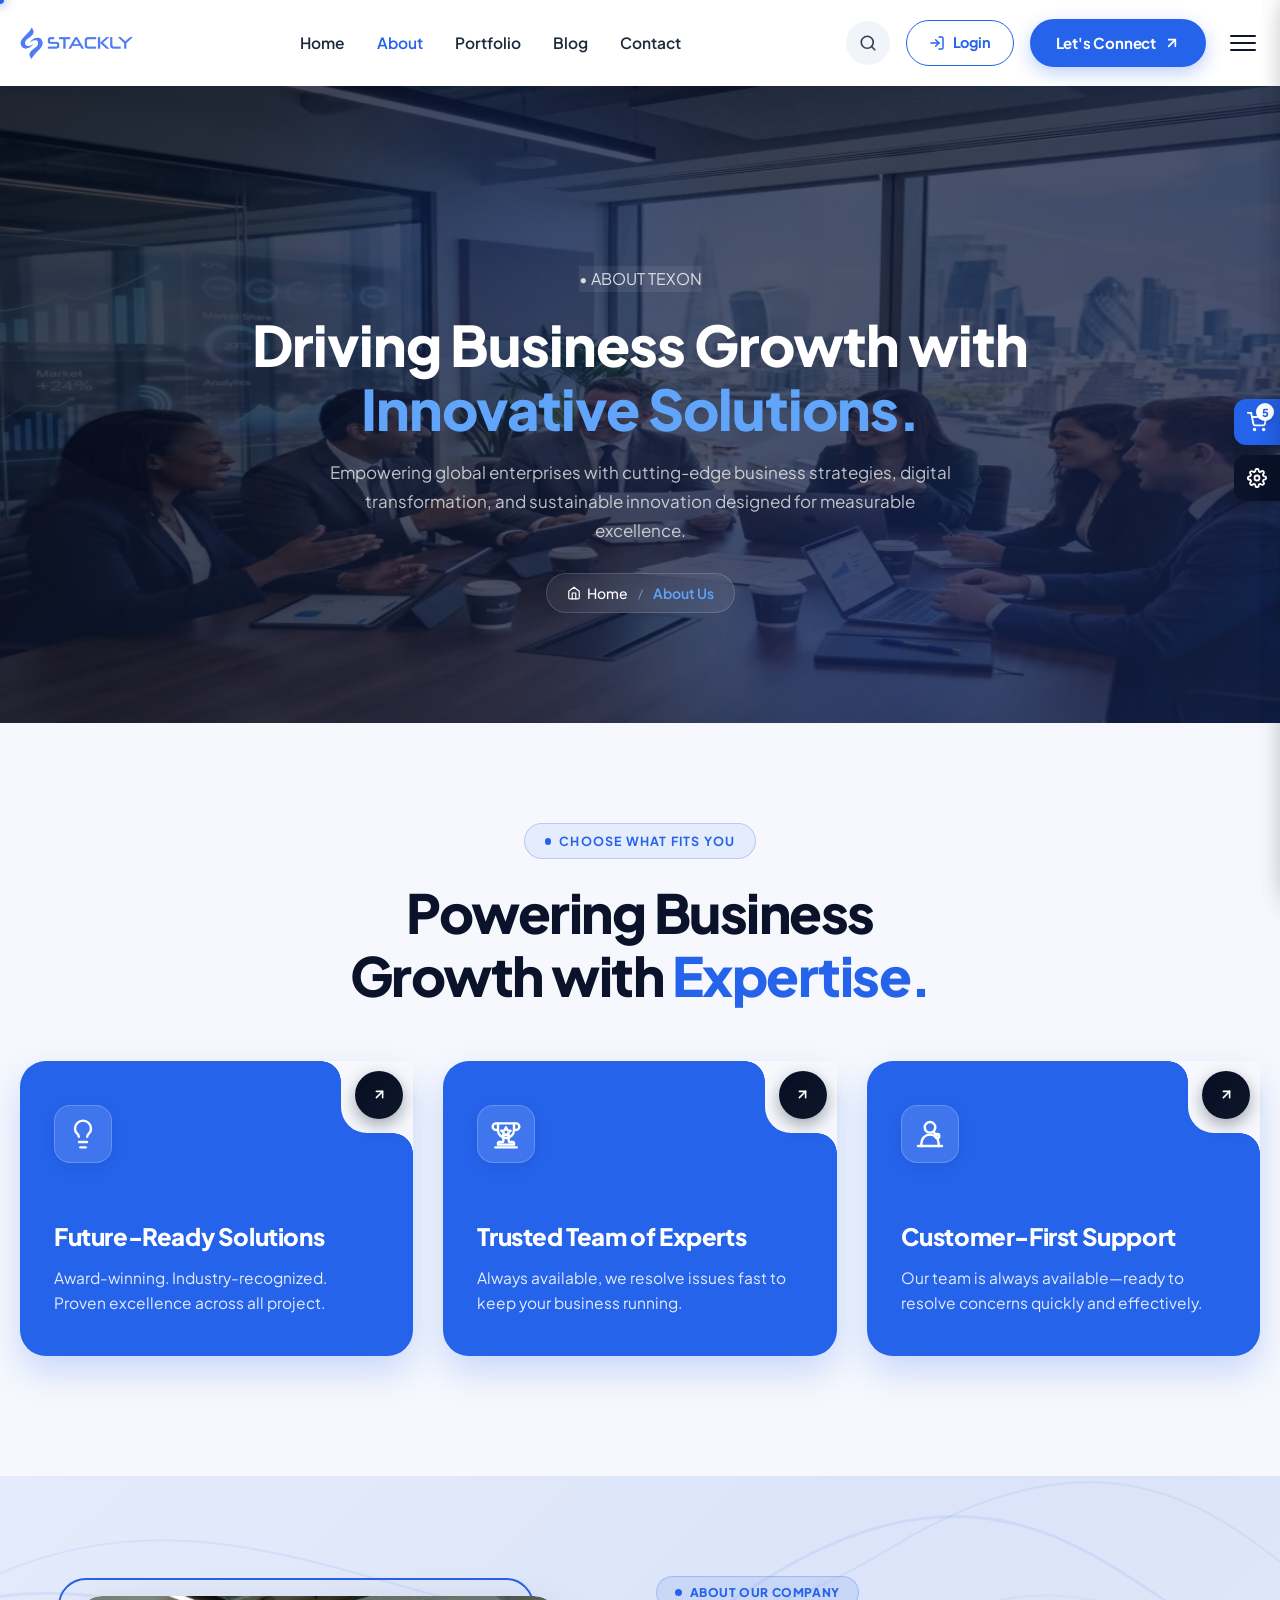
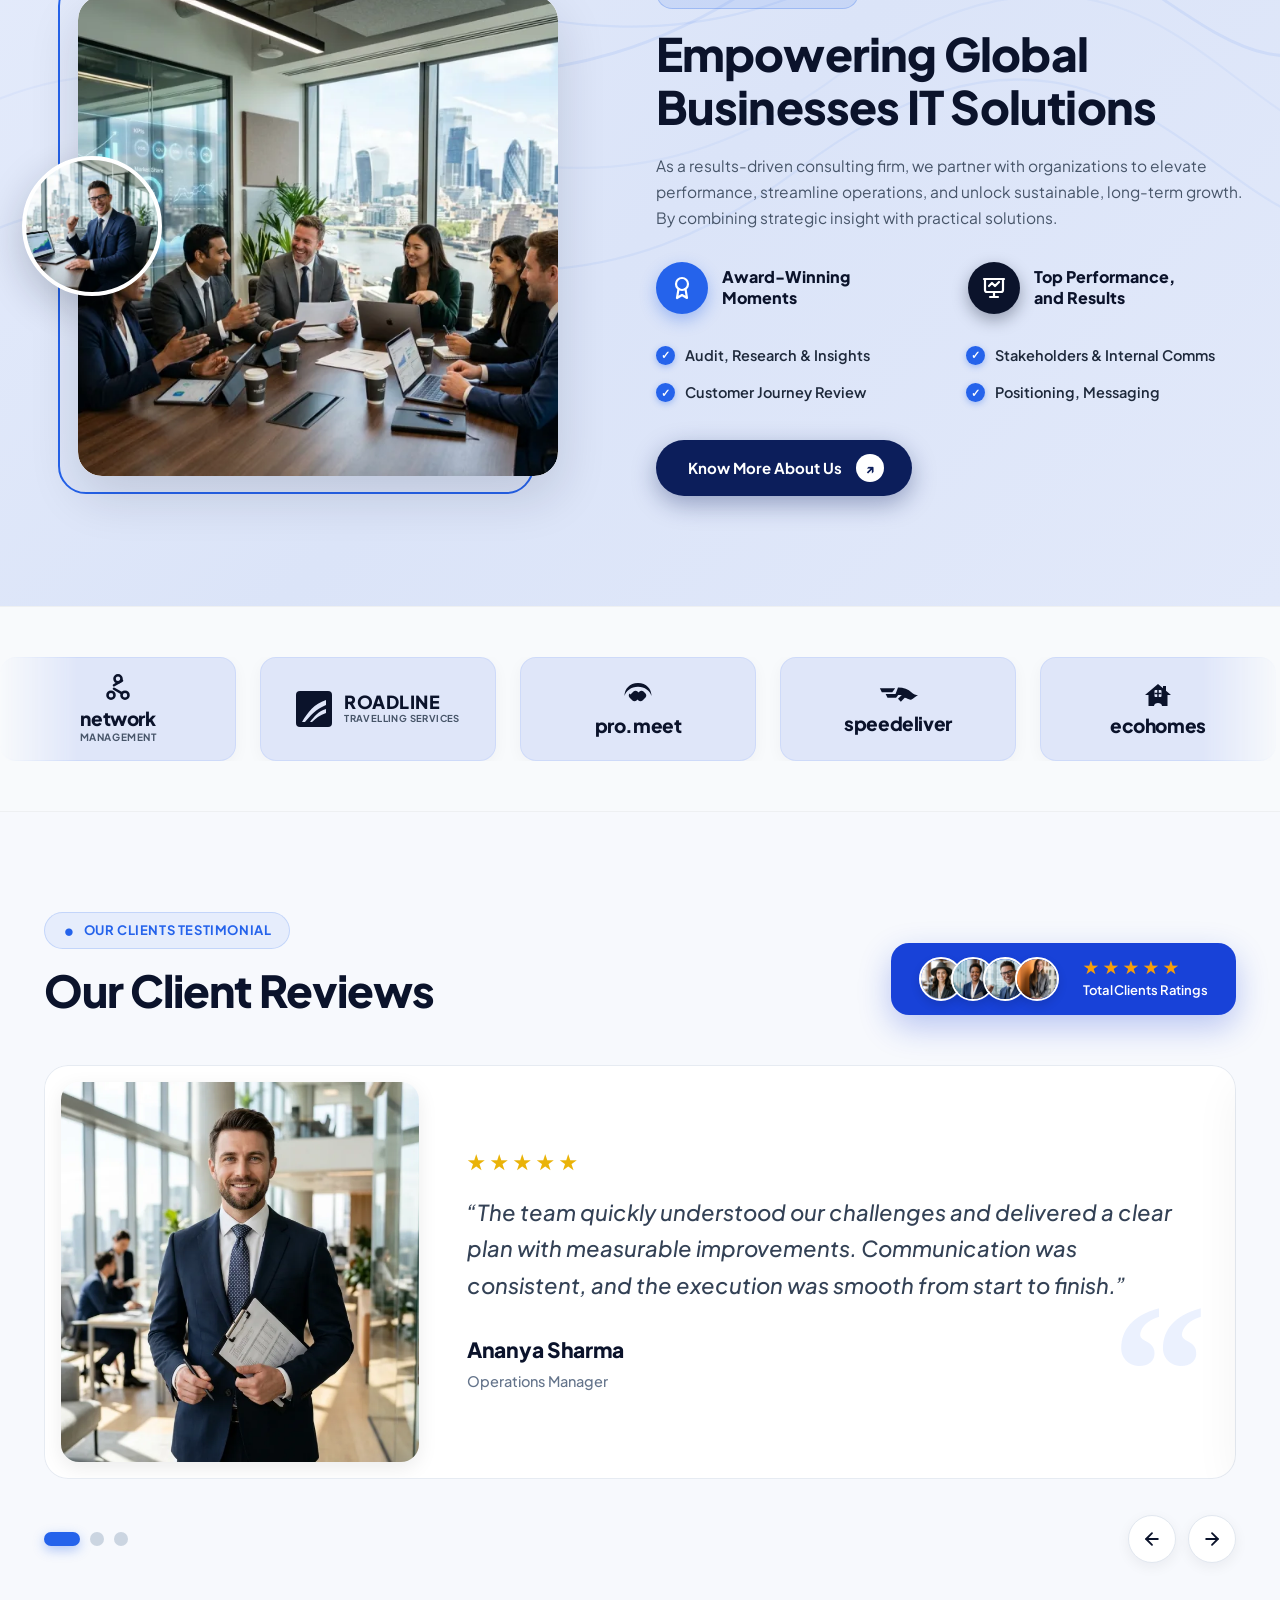
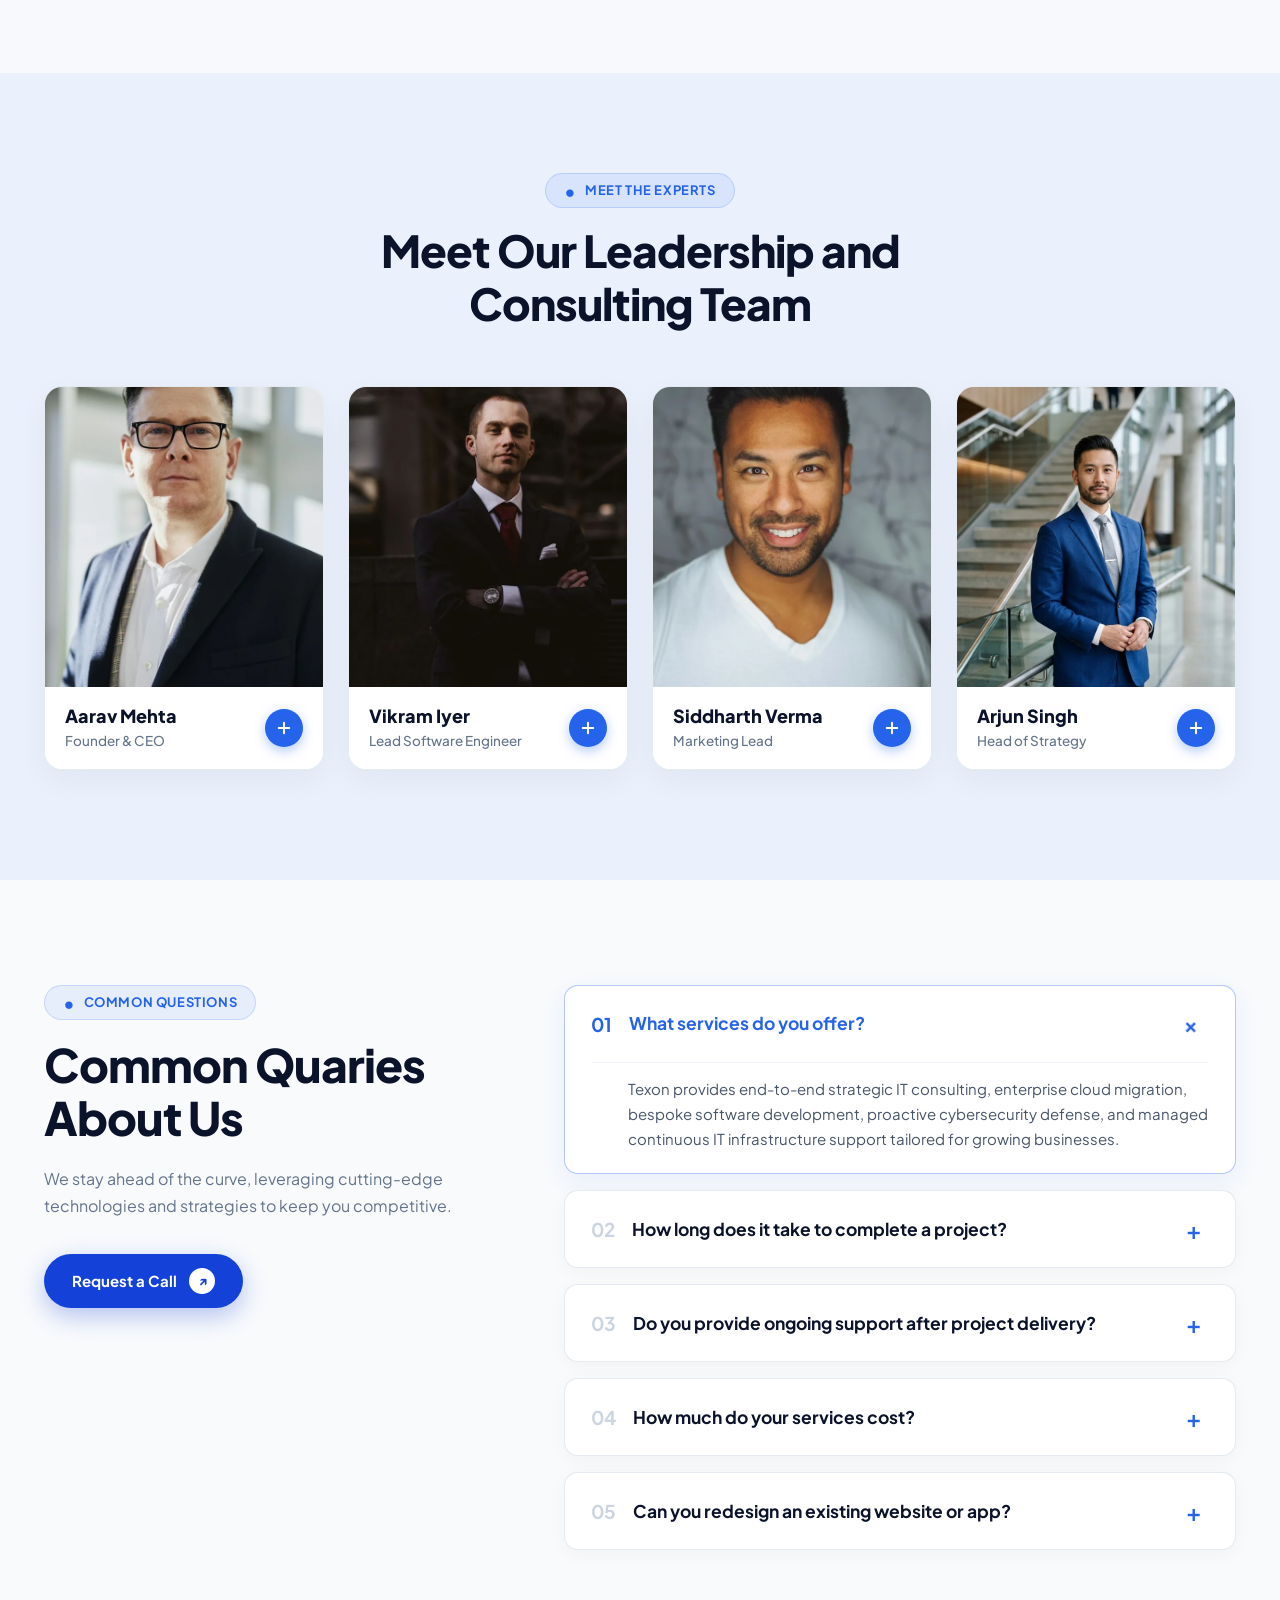
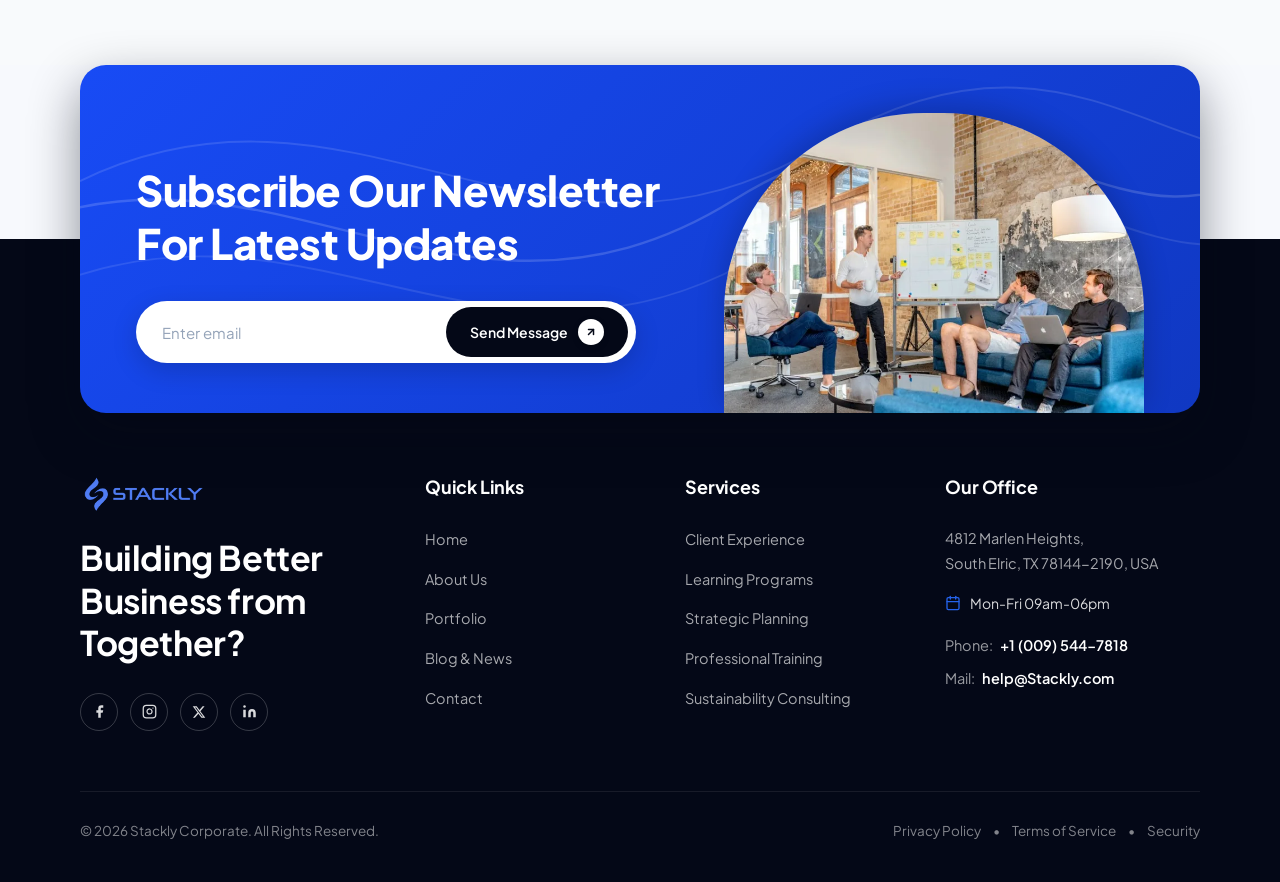
<file: about.html>
<!DOCTYPE html>
<html lang="en">
<head>
  <meta charset="UTF-8">
  <meta name="viewport" content="width=device-width, initial-scale=1.0">
  <meta http-equiv="X-UA-Compatible" content="ie=edge">
  <title>About Us | Texon Corporate Business</title>
  <meta name="description" content="Discover Texon's mission, executive leadership, and proven methodologies empowering worldwide corporate success.">
  <link rel="preconnect" href="https://fonts.googleapis.com">
  <link rel="preconnect" href="https://fonts.gstatic.com" crossorigin>
  <link href="https://fonts.googleapis.com/css2?family=Plus+Jakarta+Sans:wght@300;400;500;600;700;800&display=swap" rel="stylesheet">
  <link rel="stylesheet" href="asset/css/style.css">
  <link rel="stylesheet" href="asset/css/mobile-responsive.css">
</head>
<body>
  <!-- Custom Cursor Elements -->
  <div id="cursorRing" aria-hidden="true"></div>
  <div id="cursorDot" aria-hidden="true"></div>

  <!-- Floating Quick Cart Trigger (Right Edge) -->
  <aside class="floating-quick-tools" aria-label="Page Quick Tools">
    <button type="button" class="btn-quick-cart" id="quickCartBtn" aria-label="View Corporate Cart">
      <svg width="20" height="20" viewBox="0 0 24 24" fill="none" stroke="currentColor" stroke-width="2.2" stroke-linecap="round" stroke-linejoin="round">
        <circle cx="9" cy="21" r="1"></circle>
        <circle cx="20" cy="21" r="1"></circle>
        <path d="M1 1h4l2.68 13.39a2 2 0 0 0 2 1.61h9.72a2 2 0 0 0 2-1.61L23 6H6"></path>
      </svg>
      <span class="cart-badge-count" id="cartCountBadge">5</span>
    </button>
    <button type="button" class="btn-theme-gear" id="themeGearBtn" aria-label="Theme Color Customizer">
      <svg width="20" height="20" viewBox="0 0 24 24" fill="none" stroke="currentColor" stroke-width="2.2" stroke-linecap="round" stroke-linejoin="round">
        <circle cx="12" cy="12" r="3"></circle>
        <path d="M19.4 15a1.65 1.65 0 0 0 .33 1.82l.06.06a2 2 0 0 1 0 2.83 2 2 0 0 1-2.83 0l-.06-.06a1.65 1.65 0 0 0-1.82-.33 1.65 1.65 0 0 0-1 1.51V21a2 2 0 0 1-2 2 2 2 0 0 1-2-2v-.09A1.65 1.65 0 0 0 9 19.4a1.65 1.65 0 0 0-1.82.33l-.06.06a2 2 0 0 1-2.83 0 2 2 0 0 1 0-2.83l.06-.06a1.65 1.65 0 0 0 .33-1.82 1.65 1.65 0 0 0-1.51-1H3a2 2 0 0 1-2-2 2 2 0 0 1 2-2h.09A1.65 1.65 0 0 0 4.6 9a1.65 1.65 0 0 0-.33-1.82l-.06-.06a2 2 0 0 1 0-2.83 2 2 0 0 1 2.83 0l.06.06a1.65 1.65 0 0 0 1.82.33H9a1.65 1.65 0 0 0 1-1.51V3a2 2 0 0 1 2-2 2 2 0 0 1 2 2v.09a1.65 1.65 0 0 0 1 1.51 1.65 1.65 0 0 0 1.82-.33l.06-.06a2 2 0 0 1 2.83 0 2 2 0 0 1 0 2.83l-.06.06a1.65 1.65 0 0 0-.33 1.82V9a1.65 1.65 0 0 0 1.51 1H21a2 2 0 0 1 2 2 2 2 0 0 1-2 2h-.09a1.65 1.65 0 0 0-1.51 1z"></path>
      </svg>
    </button>
  </aside>

  <!-- Main Corporate Header -->
  <header class="site-header scrolled" id="mainHeader">
    <div class="header-container">
      <!-- Brand Logo -->
      <a href="index.html" class="brand-logo" aria-label="Stackly Corporate Home">
        <img src="asset/images/stackly_.webp" alt="Stackly" class="brand-logo-img">
      </a>

      <!-- Desktop Navigation Menu -->
      <nav class="desktop-nav" aria-label="Primary Navigation">
        <ul class="nav-list">
          <li class="nav-item">
            <a href="index.html" class="nav-link">Home</a>
          </li>
          <li class="nav-item active">
            <a href="about.html" class="nav-link">About</a>
          </li>
          <li class="nav-item">
            <a href="portfolio.html" class="nav-link">Portfolio</a>
          </li>
          <li class="nav-item">
            <a href="blog.html" class="nav-link">Blog</a>
          </li>
          <li class="nav-item">
            <a href="contact.html" class="nav-link">Contact</a>
          </li>
        </ul>
      </nav>

      <!-- Header Right Tools -->
      <div class="header-actions">
        <!-- Search Trigger Button -->
        <a href="404.html" class="btn-icon-round" id="searchTriggerBtn" aria-label="Open Search">
          <svg width="18" height="18" viewBox="0 0 24 24" fill="none" stroke="currentColor" stroke-width="2.2" stroke-linecap="round" stroke-linejoin="round">
            <circle cx="11" cy="11" r="8"></circle>
            <line x1="21" y1="21" x2="16.65" y2="16.65"></line>
          </svg>
        </a>

        <a href="login.html" class="btn-login" id="loginTriggerBtn" aria-label="Client Login">
          <svg width="16" height="16" viewBox="0 0 24 24" fill="none" stroke="currentColor" stroke-width="2.2" stroke-linecap="round" stroke-linejoin="round">
            <path d="M15 3h4a2 2 0 0 1 2 2v14a2 2 0 0 1-2 2h-4"></path>
            <polyline points="10 17 15 12 10 7"></polyline>
            <line x1="15" y1="12" x2="3" y2="12"></line>
          </svg>
          <span>Login</span>
        </a>

        <a href="404.html" class="btn-connect" aria-label="Let's Connect">
          <span>Let's Connect</span>
          <svg width="16" height="16" viewBox="0 0 24 24" fill="none" stroke="currentColor" stroke-width="2.5" stroke-linecap="round" stroke-linejoin="round">
            <line x1="7" y1="17" x2="17" y2="7"></line>
            <polyline points="7 7 17 7 17 17"></polyline>
          </svg>
        </a>

        <button type="button" class="btn-hamburger" id="hamburgerBtn" aria-label="Toggle Mobile Navigation">
          <span></span>
          <span></span>
          <span></span>
        </button>
      </div>
    </div>
  </header>

  <!-- ========== SUBPAGE HERO SECTION ========== -->
  <section class="page-hero-banner page-hero-banner--about" id="hero">
    <div class="page-hero-glow-1"></div>
    <div class="page-hero-glow-2"></div>
    <div class="page-hero-deco" aria-hidden="true">
      <svg viewBox="0 0 1440 320" preserveAspectRatio="none">
        <path d="M0,160 C320,300 420,60 640,160 C860,260 1120,40 1440,120 L1440,320 L0,320 Z" fill="rgba(255,255,255,0.02)"/>
      </svg>
    </div>
    <div class="page-hero-inner">
      <div class="section-badge-pill section-badge-pill--light page-hero-pill">
        <span class="pill-dot">•</span> ABOUT TEXON
      </div>
      <h1 class="page-hero-title">
        Driving Business Growth with<br>
        <span style="color: #60a5fa;">Innovative Solutions.</span>
      </h1>
      <p class="page-hero-subtitle">
        Empowering global enterprises with cutting-edge business strategies, digital transformation, and sustainable innovation designed for measurable excellence.
      </p>
      <nav class="page-hero-breadcrumb" aria-label="Breadcrumb">
        <a href="index.html">
          <svg width="14" height="14" viewBox="0 0 24 24" fill="none" stroke="currentColor" stroke-width="2" stroke-linecap="round" stroke-linejoin="round"><path d="M3 9l9-7 9 7v11a2 2 0 0 1-2 2H5a2 2 0 0 1-2-2z"></path><polyline points="9 22 9 12 15 12 15 22"></polyline></svg>
          Home
        </a>
        <span class="breadcrumb-separator">/</span>
        <span class="breadcrumb-current">About Us</span>
      </nav>
    </div>
  </section>
  <!-- ========== /SUBPAGE HERO SECTION ========== -->

  <!-- ========== CHOOSE WHAT FITS YOU SECTION ========== -->
  <section class="features-pillars-section" id="choose-us">
    <div class="container">
      
      <!-- Center Section Header -->
      <div class="pillars-header-center">
        <!-- Top Pill Badge -->
        <div class="pillars-badge-pill">
          <span class="badge-dot"></span>
          <span>CHOOSE WHAT FITS YOU</span>
        </div>

        <!-- Section Main Title -->
        <h2 class="pillars-main-title">
          Powering Business<br>
          Growth with <span class="title-blue-accent">Expertise.</span>
        </h2>
      </div>

      <!-- 3 Feature Cards Grid -->
      <div class="pillars-grid">
        
        <!-- Card 1: Future-Ready Solutions -->
        <div class="pillar-card">
          <!-- Top-Right Scooped Corner Notch with Dark Arrow Button -->
          <div class="pillar-cutout">
            <a href="404.html" class="pillar-arrow-btn" aria-label="Learn more about Future-Ready Solutions">
              <svg width="15" height="15" viewBox="0 0 24 24" fill="none" stroke="currentColor" stroke-width="2.5" stroke-linecap="round" stroke-linejoin="round">
                <line x1="7" y1="17" x2="17" y2="7"></line>
                <polyline points="7 7 17 7 17 17"></polyline>
              </svg>
            </a>
          </div>

          <!-- Card Icon -->
          <div class="pillar-icon-wrap">
            <svg width="44" height="44" viewBox="0 0 24 24" fill="none" stroke="currentColor" stroke-width="1.8" stroke-linecap="round" stroke-linejoin="round">
              <path d="M9 18h6"></path>
              <path d="M10 22h4"></path>
              <path d="M15.09 14c.18-.98.65-1.74 1.41-2.5A4.65 4.65 0 0 0 18 8 6 6 0 0 0 6 8c0 1 .23 2.23 1.5 3.5A4.61 4.61 0 0 1 8.91 14"></path>
            </svg>
          </div>

          <!-- Card Content -->
          <div class="pillar-body-text">
            <h3 class="pillar-title">Future-Ready Solutions</h3>
            <p class="pillar-desc">
              Award-winning. Industry-recognized.<br>
              Proven excellence across all project.
            </p>
          </div>
        </div>

        <!-- Card 2: Trusted Team of Experts -->
        <div class="pillar-card">
          <!-- Top-Right Scooped Corner Notch with Dark Arrow Button -->
          <div class="pillar-cutout">
            <a href="404.html" class="pillar-arrow-btn" aria-label="Learn more about Trusted Team of Experts">
              <svg width="15" height="15" viewBox="0 0 24 24" fill="none" stroke="currentColor" stroke-width="2.5" stroke-linecap="round" stroke-linejoin="round">
                <line x1="7" y1="17" x2="17" y2="7"></line>
                <polyline points="7 7 17 7 17 17"></polyline>
              </svg>
            </a>
          </div>

          <!-- Card Icon -->
          <div class="pillar-icon-wrap">
            <svg width="44" height="44" viewBox="0 0 24 24" fill="none" stroke="currentColor" stroke-width="1.8" stroke-linecap="round" stroke-linejoin="round">
              <path d="M6 9H4.5a2.5 2.5 0 0 1 0-5H6"></path>
              <path d="M18 9h1.5a2.5 2.5 0 0 0 0-5H18"></path>
              <path d="M4 22h16"></path>
              <path d="M10 14.66V17c0 .55-.45 1-1 1H7c-.55 0-1 .45-1 1v1h12v-1c0-.55-.45-1-1-1h-2c-.55 0-1-.45-1-1v-2.34"></path>
              <path d="M6 4h12v5a6 6 0 0 1-12 0V4z"></path>
              <polygon points="12 7 13.09 9.26 15.5 9.5 13.75 11.14 14.24 13.5 12 12.26 9.76 13.5 10.25 11.14 8.5 9.5 10.91 9.26 12 7"></polygon>
            </svg>
          </div>

          <!-- Card Content -->
          <div class="pillar-body-text">
            <h3 class="pillar-title">Trusted Team of Experts</h3>
            <p class="pillar-desc">
              Always available, we resolve issues fast to<br>
              keep your business running.
            </p>
          </div>
        </div>

        <!-- Card 3: Customer-First Support -->
        <div class="pillar-card">
          <!-- Top-Right Scooped Corner Notch with Dark Arrow Button -->
          <div class="pillar-cutout">
            <a href="404.html" class="pillar-arrow-btn" aria-label="Learn more about Customer-First Support">
              <svg width="15" height="15" viewBox="0 0 24 24" fill="none" stroke="currentColor" stroke-width="2.5" stroke-linecap="round" stroke-linejoin="round">
                <line x1="7" y1="17" x2="17" y2="7"></line>
                <polyline points="7 7 17 7 17 17"></polyline>
              </svg>
            </a>
          </div>

          <!-- Card Icon -->
          <div class="pillar-icon-wrap">
            <svg width="44" height="44" viewBox="0 0 24 24" fill="none" stroke="currentColor" stroke-width="1.8" stroke-linecap="round" stroke-linejoin="round">
              <circle cx="12" cy="7" r="4"></circle>
              <path d="M5.5 21v-2a6.5 6.5 0 0 1 13 0v2"></path>
              <line x1="3" y1="21" x2="21" y2="21"></line>
              <path d="M15 11l2 2"></path>
              <circle cx="17.5" cy="13.5" r="1.5"></circle>
            </svg>
          </div>

          <!-- Card Content -->
          <div class="pillar-body-text">
            <h3 class="pillar-title">Customer-First Support</h3>
            <p class="pillar-desc">
              Our team is always available—ready to<br>
              resolve concerns quickly and effectively.
            </p>
          </div>
        </div>

      </div>

    </div>
  </section>
  <!-- ========== /CHOOSE WHAT FITS YOU SECTION ========== -->

  <!-- Content Section Container -->
  <main class="subpage-content-area" id="pageContent">

    <!-- ========== ABOUT OUR COMPANY / EMPOWERING GLOBAL BUSINESSES SECTION ========== -->
    <section class="about-empower-section" id="about-company">
      <!-- Ambient Wavy Vector Background -->
      <div class="about-empower-waves" aria-hidden="true">
        <svg viewBox="0 0 1440 600" fill="none" preserveAspectRatio="none" xmlns="http://www.w3.org/2000/svg">
          <path d="M-100,120 C200,20 450,280 850,90 C1250,-100 1350,260 1550,110" stroke="rgba(37,99,235,0.14)" stroke-width="2.5" fill="none"/>
          <path d="M-50,200 C300,60 550,380 950,160 C1350,-40 1420,320 1600,180" stroke="rgba(37,99,235,0.08)" stroke-width="2" fill="none"/>
          <path d="M-80,320 C240,160 500,460 900,240 C1300,20 1400,380 1580,260" stroke="rgba(37,99,235,0.1)" stroke-width="2" fill="none"/>
          <path d="M0,80 C350,-30 600,240 1000,60 C1400,-120 1480,210 1620,90" stroke="rgba(37,99,235,0.12)" stroke-width="1.8" fill="none"/>
        </svg>
      </div>

      <div class="container">
        <div class="about-empower-grid">
          
          <!-- Left: Image Composition with Offset Blue Border & Floating Celebratory Avatar -->
          <div class="empower-image-comp">
            <!-- Offset Blue Border Frame -->
            <div class="empower-offset-border" aria-hidden="true"></div>

            <!-- Main Collaborative Team Photo -->
            <div class="empower-main-photo">
              <img 
                src="asset/images/about-team-collab.webp" 
                alt="Corporate IT Solutions Team in Collaborative Strategy Session" 
                width="800" 
                height="598" 
                loading="lazy"
              >
            </div>

            <!-- Floating Celebratory Businessman Avatar Badge -->
            <div class="empower-floating-avatar" title="Proven Client Success &amp; Growth">
              <img 
                src="asset/images/about-success-badge.webp" 
                alt="Corporate Executive Achieving Success" 
                width="400" 
                height="299" 
                loading="lazy"
              >
            </div>
          </div>

          <!-- Right: Content Column -->
          <div class="empower-content-column">
            <!-- Top Pill Badge -->
            <div class="empower-badge-pill">
              <span class="empower-badge-dot"></span>
              <span>ABOUT OUR COMPANY</span>
            </div>

            <!-- Main Headline -->
            <h2 class="empower-main-title">
              Empowering Global<br>
              Businesses IT Solutions
            </h2>

            <!-- Lead Description -->
            <p class="empower-lead-desc">
              As a results-driven consulting firm, we partner with organizations to elevate performance, streamline operations, and unlock sustainable, long-term growth. By combining strategic insight with practical solutions.
            </p>

            <!-- 2 Feature Callout Cards -->
            <div class="empower-features-row">
              <!-- Feature 1: Award-Winning Moments -->
              <div class="empower-feature-card">
                <div class="empower-feature-icon-blue" aria-hidden="true">
                  <svg width="24" height="24" viewBox="0 0 24 24" fill="none" stroke="currentColor" stroke-width="2.2" stroke-linecap="round" stroke-linejoin="round">
                    <circle cx="12" cy="8" r="6"></circle>
                    <path d="M15.477 12.89 17 22l-5-3-5 3 1.523-9.11"></path>
                  </svg>
                </div>
                <div class="empower-feature-text">
                  Award-Winning<br>Moments
                </div>
              </div>

              <!-- Feature 2: Top Performance, and Results -->
              <div class="empower-feature-card">
                <div class="empower-feature-icon-dark" aria-hidden="true">
                  <svg width="24" height="24" viewBox="0 0 24 24" fill="none" stroke="currentColor" stroke-width="2.2" stroke-linecap="round" stroke-linejoin="round">
                    <path d="M2 3h20"></path>
                    <path d="M21 3v11a2 2 0 0 1-2 2H5a2 2 0 0 1-2-2V3"></path>
                    <path d="m7 10 3-3 3 3 4-4"></path>
                    <path d="M12 16v5"></path>
                    <path d="M8 21h8"></path>
                  </svg>
                </div>
                <div class="empower-feature-text">
                  Top Performance,<br>and Results
                </div>
              </div>
            </div>

            <!-- 4-Item Checklist (2x2 Grid) -->
            <div class="empower-checklist-grid">
              <div class="empower-check-item">
                <span class="empower-check-bullet" aria-hidden="true">✓</span>
                <span>Audit, Research &amp; Insights</span>
              </div>
              <div class="empower-check-item">
                <span class="empower-check-bullet" aria-hidden="true">✓</span>
                <span>Stakeholders &amp; Internal Comms</span>
              </div>
              <div class="empower-check-item">
                <span class="empower-check-bullet" aria-hidden="true">✓</span>
                <span>Customer Journey Review</span>
              </div>
              <div class="empower-check-item">
                <span class="empower-check-bullet" aria-hidden="true">✓</span>
                <span>Positioning, Messaging</span>
              </div>
            </div>

            <!-- CTA Button -->
            <a href="404.html" class="btn-empower-cta" aria-label="Know More About Us">
              <span>Know More About Us</span>
              <span class="empower-arrow-circle" aria-hidden="true">↗</span>
            </a>

          </div>

        </div>
      </div>
    </section>

    <!-- ========== AUTOMATIC CONTINUOUS BRAND MARQUEE SECTION (Matching Uploaded Screenshot) ========== -->
    <section class="brand-marquee-section" aria-label="Trusted Enterprise Partner Brands">
      <div class="marquee-slider-container">
        <div class="marquee-track">
          
          <!-- Brand 1: network management -->
          <div class="brand-logo-card">
            <div class="brand-card-content brand-layout-col">
              <svg class="brand-logo-svg" width="28" height="28" viewBox="0 0 24 24" fill="none" stroke="currentColor" stroke-width="2.2" stroke-linecap="round" stroke-linejoin="round">
                <circle cx="12" cy="5" r="3"></circle>
                <circle cx="6" cy="19" r="3"></circle>
                <circle cx="18" cy="19" r="3"></circle>
                <line x1="8.59" y1="13.51" x2="15.42" y2="17.49"></line>
                <line x1="15.41" y1="6.51" x2="8.59" y2="10.49"></line>
              </svg>
              <div class="brand-name-group">
                <span class="brand-name-bold">network</span>
                <span class="brand-name-sub">management</span>
              </div>
            </div>
          </div>

          <!-- Brand 2: ROADLINE travelling services (Matching Screenshot) -->
          <div class="brand-logo-card">
            <div class="brand-card-content brand-layout-row">
              <div class="brand-icon-box">
                <svg class="brand-logo-svg" width="36" height="36" viewBox="0 0 36 36" fill="currentColor">
                  <rect width="36" height="36" rx="4" fill="#0b132b"/>
                  <path d="M6 31 C12 21 18 13 30 9 L30 14 C20 18 14 25 9 31 Z" fill="#dfe6f9"/>
                  <path d="M14 31 C18 26 22 20 30 18 L30 22 C24 24 20 27 16 31 Z" fill="#dfe6f9"/>
                </svg>
              </div>
              <div class="brand-text-block">
                <span class="brand-roadline-title">ROADLINE</span>
                <span class="brand-roadline-sub">travelling services</span>
              </div>
            </div>
          </div>

          <!-- Brand 3: pro.meet (Matching Screenshot) -->
          <div class="brand-logo-card">
            <div class="brand-card-content brand-layout-col">
              <svg class="brand-logo-svg" width="34" height="26" viewBox="0 0 34 26" fill="currentColor">
                <path d="M17 1 C8.5 1 3.5 7 3.5 14 C5.2 8.8 10 4.8 17 4.8 C24 4.8 28.8 8.8 30.5 14 C30.5 7 25.5 1 17 1 Z"/>
                <path d="M9.5 12.5 L12.5 9.5 C13.5 8.5 15.5 8.5 16.5 9.5 L17.5 10.5 L18.5 9.5 C19.5 8.5 21.5 8.5 22.5 9.5 L24.5 11.5 C25.5 12.5 25.5 14.5 24.5 15.5 L21.5 18.5 C20.5 19.5 18.5 19.5 17.5 18.5 L16.5 17.5 L15.5 18.5 C14.5 19.5 12.5 19.5 11.5 18.5 L8.5 15.5 C7.5 14.5 7.5 12.5 8.5 11.5 L9.5 12.5 Z"/>
              </svg>
              <span class="brand-name-bold">pro.meet</span>
            </div>
          </div>

          <!-- Brand 4: speedeliver (Matching Screenshot) -->
          <div class="brand-logo-card">
            <div class="brand-card-content brand-layout-col">
              <svg class="brand-logo-svg" width="40" height="22" viewBox="0 0 42 22" fill="currentColor">
                <path d="M2 4 L18 4 L15 8 L4 8 Z"/>
                <path d="M8 10 L22 10 L19 14 L10 14 Z"/>
                <path d="M21 3 C27 3 32 5 35 8 C37 10 40 11 42 11 C39 13 36 16 34 16 C32 16 30 14 28 14 L24 18 L21 15 L25 11 L18 11 Z"/>
              </svg>
              <span class="brand-name-bold">speedeliver</span>
            </div>
          </div>

          <!-- Brand 5: ecohomes (Matching Screenshot) -->
          <div class="brand-logo-card">
            <div class="brand-card-content brand-layout-col">
              <svg class="brand-logo-svg" width="30" height="26" viewBox="0 0 30 26" fill="currentColor">
                <polygon points="15 2 2 13 5.5 13 5.5 24 24.5 24 24.5 13 28 13"/>
                <rect x="20" y="4" width="3" height="6"/>
                <rect x="11.5" y="8" width="7" height="7" rx="1" fill="#dfe6f9"/>
                <line x1="15" y1="8" x2="15" y2="15" stroke="#0b132b" stroke-width="1.5"/>
                <line x1="11.5" y1="11.5" x2="18.5" y2="11.5" stroke="#0b132b" stroke-width="1.5"/>
                <path d="M11 24 C11 20 19 20 19 24 Z" fill="#dfe6f9"/>
              </svg>
              <span class="brand-name-bold">ecohomes</span>
            </div>
          </div>

          <!-- Brand 6: omnicloud -->
          <div class="brand-logo-card">
            <div class="brand-card-content brand-layout-col">
              <svg class="brand-logo-svg" width="30" height="26" viewBox="0 0 24 24" fill="none" stroke="currentColor" stroke-width="2.2" stroke-linecap="round" stroke-linejoin="round">
                <path d="M18 10h-1.26A8 8 0 1 0 9 20h9a5 5 0 0 0 0-10z"></path>
              </svg>
              <span class="brand-name-bold">omnicloud</span>
            </div>
          </div>

          <!-- ========================================================
               EXACT DUPLICATE SET TO CREATE SEAMLESS 100% INFINITE LOOP
               ======================================================== -->

          <!-- Brand 1 duplicate -->
          <div class="brand-logo-card" aria-hidden="true">
            <div class="brand-card-content brand-layout-col">
              <svg class="brand-logo-svg" width="28" height="28" viewBox="0 0 24 24" fill="none" stroke="currentColor" stroke-width="2.2" stroke-linecap="round" stroke-linejoin="round">
                <circle cx="12" cy="5" r="3"></circle>
                <circle cx="6" cy="19" r="3"></circle>
                <circle cx="18" cy="19" r="3"></circle>
                <line x1="8.59" y1="13.51" x2="15.42" y2="17.49"></line>
                <line x1="15.41" y1="6.51" x2="8.59" y2="10.49"></line>
              </svg>
              <div class="brand-name-group">
                <span class="brand-name-bold">network</span>
                <span class="brand-name-sub">management</span>
              </div>
            </div>
          </div>

          <!-- Brand 2 duplicate -->
          <div class="brand-logo-card" aria-hidden="true">
            <div class="brand-card-content brand-layout-row">
              <div class="brand-icon-box">
                <svg class="brand-logo-svg" width="36" height="36" viewBox="0 0 36 36" fill="currentColor">
                  <rect width="36" height="36" rx="4" fill="#0b132b"/>
                  <path d="M6 31 C12 21 18 13 30 9 L30 14 C20 18 14 25 9 31 Z" fill="#dfe6f9"/>
                  <path d="M14 31 C18 26 22 20 30 18 L30 22 C24 24 20 27 16 31 Z" fill="#dfe6f9"/>
                </svg>
              </div>
              <div class="brand-text-block">
                <span class="brand-roadline-title">ROADLINE</span>
                <span class="brand-roadline-sub">travelling services</span>
              </div>
            </div>
          </div>

          <!-- Brand 3 duplicate -->
          <div class="brand-logo-card" aria-hidden="true">
            <div class="brand-card-content brand-layout-col">
              <svg class="brand-logo-svg" width="34" height="26" viewBox="0 0 34 26" fill="currentColor">
                <path d="M17 1 C8.5 1 3.5 7 3.5 14 C5.2 8.8 10 4.8 17 4.8 C24 4.8 28.8 8.8 30.5 14 C30.5 7 25.5 1 17 1 Z"/>
                <path d="M9.5 12.5 L12.5 9.5 C13.5 8.5 15.5 8.5 16.5 9.5 L17.5 10.5 L18.5 9.5 C19.5 8.5 21.5 8.5 22.5 9.5 L24.5 11.5 C25.5 12.5 25.5 14.5 24.5 15.5 L21.5 18.5 C20.5 19.5 18.5 19.5 17.5 18.5 L16.5 17.5 L15.5 18.5 C14.5 19.5 12.5 19.5 11.5 18.5 L8.5 15.5 C7.5 14.5 7.5 12.5 8.5 11.5 L9.5 12.5 Z"/>
              </svg>
              <span class="brand-name-bold">pro.meet</span>
            </div>
          </div>

          <!-- Brand 4 duplicate -->
          <div class="brand-logo-card" aria-hidden="true">
            <div class="brand-card-content brand-layout-col">
              <svg class="brand-logo-svg" width="40" height="22" viewBox="0 0 42 22" fill="currentColor">
                <path d="M2 4 L18 4 L15 8 L4 8 Z"/>
                <path d="M8 10 L22 10 L19 14 L10 14 Z"/>
                <path d="M21 3 C27 3 32 5 35 8 C37 10 40 11 42 11 C39 13 36 16 34 16 C32 16 30 14 28 14 L24 18 L21 15 L25 11 L18 11 Z"/>
              </svg>
              <span class="brand-name-bold">speedeliver</span>
            </div>
          </div>

          <!-- Brand 5 duplicate -->
          <div class="brand-logo-card" aria-hidden="true">
            <div class="brand-card-content brand-layout-col">
              <svg class="brand-logo-svg" width="30" height="26" viewBox="0 0 30 26" fill="currentColor">
                <polygon points="15 2 2 13 5.5 13 5.5 24 24.5 24 24.5 13 28 13"/>
                <rect x="20" y="4" width="3" height="6"/>
                <rect x="11.5" y="8" width="7" height="7" rx="1" fill="#dfe6f9"/>
                <line x1="15" y1="8" x2="15" y2="15" stroke="#0b132b" stroke-width="1.5"/>
                <line x1="11.5" y1="11.5" x2="18.5" y2="11.5" stroke="#0b132b" stroke-width="1.5"/>
                <path d="M11 24 C11 20 19 20 19 24 Z" fill="#dfe6f9"/>
              </svg>
              <span class="brand-name-bold">ecohomes</span>
            </div>
          </div>

          <!-- Brand 6 duplicate -->
          <div class="brand-logo-card" aria-hidden="true">
            <div class="brand-card-content brand-layout-col">
              <svg class="brand-logo-svg" width="30" height="26" viewBox="0 0 24 24" fill="none" stroke="currentColor" stroke-width="2.2" stroke-linecap="round" stroke-linejoin="round">
                <path d="M18 10h-1.26A8 8 0 1 0 9 20h9a5 5 0 0 0 0-10z"></path>
              </svg>
              <span class="brand-name-bold">omnicloud</span>
            </div>
          </div>

        </div>
      </div>
    </section>

    <!-- ========== OUR CLIENT REVIEWS / TESTIMONIAL SLIDER SECTION (Matching Uploaded Screenshot) ========== -->
    <section class="client-reviews-section" id="reviews" aria-label="Our Client Reviews">
      <div class="client-reviews-container">
        
        <!-- Section Header Row -->
        <div class="client-reviews-header">
          <div class="reviews-header-left">
            <div class="reviews-pill-badge">
              <span class="bullet-dot">•</span> OUR CLIENTS TESTIMONIAL
            </div>
            <h2 class="reviews-section-title">Our Client Reviews</h2>
          </div>

          <!-- Total Clients Ratings Badge (Matching Blue Banner in Screenshot) -->
          <div class="reviews-rating-card" role="group" aria-label="Total Client Ratings">
            <div class="reviews-avatar-stack" aria-hidden="true">
              <img src="asset/images/avatar-1.webp" alt="Client Reviewer" width="44" height="44" loading="lazy">
              <img src="asset/images/avatar-2.webp" alt="Client Reviewer" width="44" height="44" loading="lazy">
              <img src="asset/images/avatar-3.webp" alt="Client Reviewer" width="44" height="44" loading="lazy">
              <img src="asset/images/testi-sarah.webp" alt="Client Reviewer" width="44" height="44" loading="lazy">
            </div>
            <div class="reviews-rating-meta">
              <div class="reviews-stars-row" aria-label="5 out of 5 stars">
                <span class="star-gold">★</span>
                <span class="star-gold">★</span>
                <span class="star-gold">★</span>
                <span class="star-gold">★</span>
                <span class="star-gold">★</span>
              </div>
              <span class="reviews-rating-label">Total Clients Ratings</span>
            </div>
          </div>
        </div>

        <!-- Testimonial Slider Frame -->
        <div class="reviews-slider-frame">
          <div class="reviews-slider-viewport">
            <div class="reviews-slider-track" id="aboutReviewTrack">

              <!-- SLIDE 1 (Exact from Screenshot: Ananya Sharma) -->
              <div class="reviews-slide-item">
                <div class="review-card-layout">
                  <div class="review-card-media">
                    <img src="asset/images/review-ananya-sharma.webp" alt="Ananya Sharma - Operations Manager" width="720" height="720" loading="lazy">
                  </div>
                  <div class="review-card-body">
                    <div class="review-stars-group" aria-label="5 star review">
                      <span class="star-icon">★</span>
                      <span class="star-icon">★</span>
                      <span class="star-icon">★</span>
                      <span class="star-icon">★</span>
                      <span class="star-icon">★</span>
                    </div>
                    <blockquote class="review-quote-paragraph">
                      “The team quickly understood our challenges and delivered a clear plan with measurable improvements. Communication was consistent, and the execution was smooth from start to finish.”
                    </blockquote>
                    <div class="review-author-info">
                      <span class="review-author-name">Ananya Sharma</span>
                      <span class="review-author-title">Operations Manager</span>
                    </div>
                    <!-- Decorative large quotation mark (matching screenshot) -->
                    <div class="review-deco-quote" aria-hidden="true">“</div>
                  </div>
                </div>
              </div>

              <!-- SLIDE 2 (Added Testimonial Card: Sophia Chen) -->
              <div class="reviews-slide-item">
                <div class="review-card-layout">
                  <div class="review-card-media">
                    <img src="asset/images/review-sophia-chen.webp" alt="Sophia Chen - VP of Product Engineering" width="720" height="720" loading="lazy">
                  </div>
                  <div class="review-card-body">
                    <div class="review-stars-group" aria-label="5 star review">
                      <span class="star-icon">★</span>
                      <span class="star-icon">★</span>
                      <span class="star-icon">★</span>
                      <span class="star-icon">★</span>
                      <span class="star-icon">★</span>
                    </div>
                    <blockquote class="review-quote-paragraph">
                      “Texon transformed our entire cloud architecture and automated data pipeline in record time. Their strategic technical execution and hands-on guidance exceeded our benchmarks across every metric.”
                    </blockquote>
                    <div class="review-author-info">
                      <span class="review-author-name">Sophia Chen</span>
                      <span class="review-author-title">VP of Product Engineering</span>
                    </div>
                    <div class="review-deco-quote" aria-hidden="true">“</div>
                  </div>
                </div>
              </div>

              <!-- SLIDE 3 (Added Testimonial Card: Marcus Vance) -->
              <div class="reviews-slide-item">
                <div class="review-card-layout">
                  <div class="review-card-media">
                    <img src="asset/images/review-marcus-vance.webp" alt="Marcus Vance - Chief Technology Director" width="720" height="720" loading="lazy">
                  </div>
                  <div class="review-card-body">
                    <div class="review-stars-group" aria-label="5 star review">
                      <span class="star-icon">★</span>
                      <span class="star-icon">★</span>
                      <span class="star-icon">★</span>
                      <span class="star-icon">★</span>
                      <span class="star-icon">★</span>
                    </div>
                    <blockquote class="review-quote-paragraph">
                      “Partnering with Texon provided the enterprise cybersecurity posture and digital agility our company demanded. Their team communicated with complete transparency from kickoff to final deployment.”
                    </blockquote>
                    <div class="review-author-info">
                      <span class="review-author-name">Marcus Vance</span>
                      <span class="review-author-title">Chief Technology Director</span>
                    </div>
                    <div class="review-deco-quote" aria-hidden="true">“</div>
                  </div>
                </div>
              </div>

            </div><!-- /reviews-slider-track -->
          </div><!-- /reviews-slider-viewport -->

          <!-- Slider Controls: Dots & Navigation Arrows -->
          <div class="reviews-slider-nav">
            <div class="reviews-dots-wrap" id="aboutReviewDots">
              <button class="review-dot-btn active" aria-label="Slide 1"></button>
              <button class="review-dot-btn" aria-label="Slide 2"></button>
              <button class="review-dot-btn" aria-label="Slide 3"></button>
            </div>
            <div class="reviews-arrows-wrap">
              <button class="reviews-arrow-btn" id="aboutReviewPrev" aria-label="Previous Review">
                <svg width="20" height="20" viewBox="0 0 24 24" fill="none" stroke="currentColor" stroke-width="2.2" stroke-linecap="round" stroke-linejoin="round">
                  <line x1="19" y1="12" x2="5" y2="12"></line>
                  <polyline points="12 19 5 12 12 5"></polyline>
                </svg>
              </button>
              <button class="reviews-arrow-btn" id="aboutReviewNext" aria-label="Next Review">
                <svg width="20" height="20" viewBox="0 0 24 24" fill="none" stroke="currentColor" stroke-width="2.2" stroke-linecap="round" stroke-linejoin="round">
                  <line x1="5" y1="12" x2="19" y2="12"></line>
                  <polyline points="12 5 19 12 12 19"></polyline>
                </svg>
              </button>
            </div>
          </div>

        </div><!-- /reviews-slider-frame -->

      </div>
    </section>

    <!-- ========== MEET THE EXPERTS / LEADERSHIP TEAM SECTION (Matching Screenshot) ========== -->
    <section class="leadership-team-section" id="leadership" aria-label="Meet Our Leadership Team">
      <div class="leadership-container">
        
        <!-- Header -->
        <div class="leadership-header">
          <div class="leadership-pill-badge">
            <span class="bullet-dot">•</span> MEET THE EXPERTS
          </div>
          <h2 class="leadership-title">
            Meet Our Leadership and<br>Consulting Team
          </h2>
        </div>

        <!-- 4 Team Cards Grid -->
        <div class="leadership-grid">
          
          <!-- Card 1: Aarav Mehta -->
          <div class="leadership-card">
            <div class="leadership-photo-box">
              <img src="asset/images/team-aarav.webp" alt="Aarav Mehta - Founder & CEO" width="720" height="778" loading="lazy">
              <!-- Floating Social Media Popup -->
              <div class="leadership-social-popup" aria-label="Aarav Mehta Social Profiles">
                <a href="404.html" class="social-pop-btn" aria-label="LinkedIn">
                  <svg width="14" height="14" viewBox="0 0 24 24" fill="currentColor"><path d="M19 3a2 2 0 0 1 2 2v14a2 2 0 0 1-2 2H5a2 2 0 0 1-2-2V5a2 2 0 0 1 2-2h14m-.5 15.5v-5.3a3.26 3.26 0 0 0-3.26-3.26c-.85 0-1.84.52-2.28 1.3v-1.11h-2.79v8.37h2.79v-4.93c0-.77.62-1.4 1.39-1.4a1.4 1.4 0 0 1 1.4 1.4v4.93h2.75M6.46 10.9h2.79v8.37H6.46v-8.37M7.86 6.75a1.63 1.63 0 1 0 0 3.26 1.63 1.63 0 0 0 0-3.26Z"/></svg>
                </a>
                <a href="404.html" class="social-pop-btn" aria-label="Twitter X">
                  <svg width="14" height="14" viewBox="0 0 24 24" fill="currentColor"><path d="M18.244 2.25h3.308l-7.227 8.26 8.502 11.24H16.17l-5.214-6.817L4.99 21.75H1.68l7.73-8.835L1.254 2.25H8.08l4.713 6.231zm-1.161 17.52h1.833L7.084 4.126H5.117z"/></svg>
                </a>
                <a href="404.html" class="social-pop-btn" aria-label="Email Aarav Mehta">
                  <svg width="14" height="14" viewBox="0 0 24 24" fill="none" stroke="currentColor" stroke-width="2.2" stroke-linecap="round" stroke-linejoin="round"><path d="M4 4h16c1.1 0 2 .9 2 2v12c0 1.1-.9 2-2 2H4c-1.1 0-2-.9-2-2V6c0-1.1.9-2 2-2z"></path><polyline points="22,6 12,13 2,6"></polyline></svg>
                </a>
              </div>
            </div>
            <div class="leadership-info-strip">
              <div class="leadership-name-group">
                <span class="leadership-member-name">Aarav Mehta</span>
                <span class="leadership-member-role">Founder & CEO</span>
              </div>
              <button class="leadership-plus-btn" aria-label="Expand social media links for Aarav Mehta" aria-expanded="false">
                <svg width="18" height="18" viewBox="0 0 24 24" fill="none" stroke="currentColor" stroke-width="2.6" stroke-linecap="round" stroke-linejoin="round">
                  <line x1="12" y1="5" x2="12" y2="19"></line>
                  <line x1="5" y1="12" x2="19" y2="12"></line>
                </svg>
              </button>
            </div>
          </div>

          <!-- Card 2: Vikram Iyer -->
          <div class="leadership-card">
            <div class="leadership-photo-box">
              <img src="asset/images/team-vikram.webp" alt="Vikram Iyer - Lead Software Engineer" width="720" height="778" loading="lazy">
              <!-- Floating Social Media Popup -->
              <div class="leadership-social-popup" aria-label="Vikram Iyer Social Profiles">
                <a href="404.html" class="social-pop-btn" aria-label="LinkedIn">
                  <svg width="14" height="14" viewBox="0 0 24 24" fill="currentColor"><path d="M19 3a2 2 0 0 1 2 2v14a2 2 0 0 1-2 2H5a2 2 0 0 1-2-2V5a2 2 0 0 1 2-2h14m-.5 15.5v-5.3a3.26 3.26 0 0 0-3.26-3.26c-.85 0-1.84.52-2.28 1.3v-1.11h-2.79v8.37h2.79v-4.93c0-.77.62-1.4 1.39-1.4a1.4 1.4 0 0 1 1.4 1.4v4.93h2.75M6.46 10.9h2.79v8.37H6.46v-8.37M7.86 6.75a1.63 1.63 0 1 0 0 3.26 1.63 1.63 0 0 0 0-3.26Z"/></svg>
                </a>
                <a href="404.html" class="social-pop-btn" aria-label="GitHub">
                  <svg width="14" height="14" viewBox="0 0 24 24" fill="currentColor"><path d="M12 2A10 10 0 0 0 2 12c0 4.42 2.87 8.17 6.84 9.5.5.08.66-.23.66-.5v-1.69c-2.77.6-3.36-1.34-3.36-1.34-.46-1.16-1.11-1.47-1.11-1.47-.91-.62.07-.6.07-.6 1 .07 1.53 1.03 1.53 1.03.87 1.52 2.34 1.07 2.91.83.1-.65.35-1.09.63-1.34-2.22-.25-4.55-1.11-4.55-4.92 0-1.11.38-2 1.03-2.71-.1-.25-.45-1.29.1-2.64 0 0 .84-.27 2.75 1.02.79-.22 1.65-.33 2.5-.33.85 0 1.71.11 2.5.33 1.91-1.29 2.75-1.02 2.75-1.02.55 1.35.2 2.39.1 2.64.65.71 1.03 1.6 1.03 2.71 0 3.82-2.34 4.66-4.57 4.91.36.31.69.92.69 1.85V21c0 .27.16.59.67.5C19.14 20.16 22 16.42 22 12A10 10 0 0 0 12 2Z"/></svg>
                </a>
                <a href="404.html" class="social-pop-btn" aria-label="Email Vikram Iyer">
                  <svg width="14" height="14" viewBox="0 0 24 24" fill="none" stroke="currentColor" stroke-width="2.2" stroke-linecap="round" stroke-linejoin="round"><path d="M4 4h16c1.1 0 2 .9 2 2v12c0 1.1-.9 2-2 2H4c-1.1 0-2-.9-2-2V6c0-1.1.9-2 2-2z"></path><polyline points="22,6 12,13 2,6"></polyline></svg>
                </a>
              </div>
            </div>
            <div class="leadership-info-strip">
              <div class="leadership-name-group">
                <span class="leadership-member-name">Vikram Iyer</span>
                <span class="leadership-member-role">Lead Software Engineer</span>
              </div>
              <button class="leadership-plus-btn" aria-label="Expand social media links for Vikram Iyer" aria-expanded="false">
                <svg width="18" height="18" viewBox="0 0 24 24" fill="none" stroke="currentColor" stroke-width="2.6" stroke-linecap="round" stroke-linejoin="round">
                  <line x1="12" y1="5" x2="12" y2="19"></line>
                  <line x1="5" y1="12" x2="19" y2="12"></line>
                </svg>
              </button>
            </div>
          </div>

          <!-- Card 3: Siddharth Verma -->
          <div class="leadership-card">
            <div class="leadership-photo-box">
              <img src="asset/images/team-siddharth.webp" alt="Siddharth Verma - Marketing Lead" width="720" height="778" loading="lazy">
              <!-- Floating Social Media Popup -->
              <div class="leadership-social-popup" aria-label="Siddharth Verma Social Profiles">
                <a href="404.html" class="social-pop-btn" aria-label="LinkedIn">
                  <svg width="14" height="14" viewBox="0 0 24 24" fill="currentColor"><path d="M19 3a2 2 0 0 1 2 2v14a2 2 0 0 1-2 2H5a2 2 0 0 1-2-2V5a2 2 0 0 1 2-2h14m-.5 15.5v-5.3a3.26 3.26 0 0 0-3.26-3.26c-.85 0-1.84.52-2.28 1.3v-1.11h-2.79v8.37h2.79v-4.93c0-.77.62-1.4 1.39-1.4a1.4 1.4 0 0 1 1.4 1.4v4.93h2.75M6.46 10.9h2.79v8.37H6.46v-8.37M7.86 6.75a1.63 1.63 0 1 0 0 3.26 1.63 1.63 0 0 0 0-3.26Z"/></svg>
                </a>
                <a href="404.html" class="social-pop-btn" aria-label="Twitter X">
                  <svg width="14" height="14" viewBox="0 0 24 24" fill="currentColor"><path d="M18.244 2.25h3.308l-7.227 8.26 8.502 11.24H16.17l-5.214-6.817L4.99 21.75H1.68l7.73-8.835L1.254 2.25H8.08l4.713 6.231zm-1.161 17.52h1.833L7.084 4.126H5.117z"/></svg>
                </a>
                <a href="404.html" class="social-pop-btn" aria-label="Email Siddharth Verma">
                  <svg width="14" height="14" viewBox="0 0 24 24" fill="none" stroke="currentColor" stroke-width="2.2" stroke-linecap="round" stroke-linejoin="round"><path d="M4 4h16c1.1 0 2 .9 2 2v12c0 1.1-.9 2-2 2H4c-1.1 0-2-.9-2-2V6c0-1.1.9-2 2-2z"></path><polyline points="22,6 12,13 2,6"></polyline></svg>
                </a>
              </div>
            </div>
            <div class="leadership-info-strip">
              <div class="leadership-name-group">
                <span class="leadership-member-name">Siddharth Verma</span>
                <span class="leadership-member-role">Marketing Lead</span>
              </div>
              <button class="leadership-plus-btn" aria-label="Expand social media links for Siddharth Verma" aria-expanded="false">
                <svg width="18" height="18" viewBox="0 0 24 24" fill="none" stroke="currentColor" stroke-width="2.6" stroke-linecap="round" stroke-linejoin="round">
                  <line x1="12" y1="5" x2="12" y2="19"></line>
                  <line x1="5" y1="12" x2="19" y2="12"></line>
                </svg>
              </button>
            </div>
          </div>

          <!-- Card 4: Arjun Singh -->
          <div class="leadership-card">
            <div class="leadership-photo-box">
              <img src="asset/images/team-arjun.webp" alt="Arjun Singh - Head of Strategy" width="720" height="965" loading="lazy">
              <!-- Floating Social Media Popup -->
              <div class="leadership-social-popup" aria-label="Arjun Singh Social Profiles">
                <a href="404.html" class="social-pop-btn" aria-label="LinkedIn">
                  <svg width="14" height="14" viewBox="0 0 24 24" fill="currentColor"><path d="M19 3a2 2 0 0 1 2 2v14a2 2 0 0 1-2 2H5a2 2 0 0 1-2-2V5a2 2 0 0 1 2-2h14m-.5 15.5v-5.3a3.26 3.26 0 0 0-3.26-3.26c-.85 0-1.84.52-2.28 1.3v-1.11h-2.79v8.37h2.79v-4.93c0-.77.62-1.4 1.39-1.4a1.4 1.4 0 0 1 1.4 1.4v4.93h2.75M6.46 10.9h2.79v8.37H6.46v-8.37M7.86 6.75a1.63 1.63 0 1 0 0 3.26 1.63 1.63 0 0 0 0-3.26Z"/></svg>
                </a>
                <a href="404.html" class="social-pop-btn" aria-label="Twitter X">
                  <svg width="14" height="14" viewBox="0 0 24 24" fill="currentColor"><path d="M18.244 2.25h3.308l-7.227 8.26 8.502 11.24H16.17l-5.214-6.817L4.99 21.75H1.68l7.73-8.835L1.254 2.25H8.08l4.713 6.231zm-1.161 17.52h1.833L7.084 4.126H5.117z"/></svg>
                </a>
                <a href="404.html" class="social-pop-btn" aria-label="Email Arjun Singh">
                  <svg width="14" height="14" viewBox="0 0 24 24" fill="none" stroke="currentColor" stroke-width="2.2" stroke-linecap="round" stroke-linejoin="round"><path d="M4 4h16c1.1 0 2 .9 2 2v12c0 1.1-.9 2-2 2H4c-1.1 0-2-.9-2-2V6c0-1.1.9-2 2-2z"></path><polyline points="22,6 12,13 2,6"></polyline></svg>
                </a>
              </div>
            </div>
            <div class="leadership-info-strip">
              <div class="leadership-name-group">
                <span class="leadership-member-name">Arjun Singh</span>
                <span class="leadership-member-role">Head of Strategy</span>
              </div>
              <button class="leadership-plus-btn" aria-label="Expand social media links for Arjun Singh" aria-expanded="false">
                <svg width="18" height="18" viewBox="0 0 24 24" fill="none" stroke="currentColor" stroke-width="2.6" stroke-linecap="round" stroke-linejoin="round">
                  <line x1="12" y1="5" x2="12" y2="19"></line>
                  <line x1="5" y1="12" x2="19" y2="12"></line>
                </svg>
              </button>
            </div>
          </div>

        </div>
      </div>
    </section>

    <!-- ========== COMMON QUERIES / FAQ ACCORDION SECTION (Matching Uploaded Screenshot) ========== -->
    <section class="common-queries-section" id="faq" aria-label="Frequently Asked Questions">
      <div class="common-queries-container">
        <div class="queries-grid-layout">
          
          <!-- Left Column -->
          <div class="queries-left-pane">
            <div class="queries-pill-badge">
              <span class="bullet-dot">•</span> COMMON QUESTIONS
            </div>
            <h2 class="queries-main-heading">
              Common Quaries<br>About Us
            </h2>
            <p class="queries-desc-paragraph">
              We stay ahead of the curve, leveraging cutting-edge technologies and strategies to keep you competitive.
            </p>
            <a href="contact.html" class="btn-request-call">
              <span>Request a Call</span>
              <span class="request-arrow-circle" aria-hidden="true">↗</span>
            </a>
          </div>

          <!-- Right Column (5 Accordion Cards) -->
          <div class="queries-accordion-list">
            
            <!-- Item 01 -->
            <div class="query-accordion-card active">
              <button class="query-header-btn" aria-expanded="true">
                <div class="query-left-meta">
                  <span class="query-index-num">01</span>
                  <span class="query-question-text">What services do you offer?</span>
                </div>
                <span class="query-toggle-icon" aria-hidden="true">+</span>
              </button>
              <div class="query-accordion-body">
                <p class="query-answer-text">
                  Texon provides end-to-end strategic IT consulting, enterprise cloud migration, bespoke software development, proactive cybersecurity defense, and managed continuous IT infrastructure support tailored for growing businesses.
                </p>
              </div>
            </div>

            <!-- Item 02 -->
            <div class="query-accordion-card">
              <button class="query-header-btn" aria-expanded="false">
                <div class="query-left-meta">
                  <span class="query-index-num">02</span>
                  <span class="query-question-text">How long does it take to complete a project?</span>
                </div>
                <span class="query-toggle-icon" aria-hidden="true">+</span>
              </button>
              <div class="query-accordion-body">
                <p class="query-answer-text">
                  Project timelines depend on overall scope and technical architecture. Targeted audits and agile sprints are typically delivered in 2–4 weeks, while comprehensive enterprise system implementations generally take 8–16 weeks with continuous milestone demos.
                </p>
              </div>
            </div>

            <!-- Item 03 -->
            <div class="query-accordion-card">
              <button class="query-header-btn" aria-expanded="false">
                <div class="query-left-meta">
                  <span class="query-index-num">03</span>
                  <span class="query-question-text">Do you provide ongoing support after project delivery?</span>
                </div>
                <span class="query-toggle-icon" aria-hidden="true">+</span>
              </button>
              <div class="query-accordion-body">
                <p class="query-answer-text">
                  Yes, absolutely. We offer 24/7 dedicated SLA-backed support, security patching, real-time cloud performance monitoring, and fractional CTO advisory packages to keep your infrastructure resilient and scaling smoothly.
                </p>
              </div>
            </div>

            <!-- Item 04 -->
            <div class="query-accordion-card">
              <button class="query-header-btn" aria-expanded="false">
                <div class="query-left-meta">
                  <span class="query-index-num">04</span>
                  <span class="query-question-text">How much do your services cost?</span>
                </div>
                <span class="query-toggle-icon" aria-hidden="true">+</span>
              </button>
              <div class="query-accordion-body">
                <p class="query-answer-text">
                  We offer transparent fixed-price engagement tiers for scoped initiatives, as well as dedicated team retainer models for ongoing product engineering. Every quote includes detailed line-item milestones and deliverables with zero hidden fees.
                </p>
              </div>
            </div>

            <!-- Item 05 -->
            <div class="query-accordion-card">
              <button class="query-header-btn" aria-expanded="false">
                <div class="query-left-meta">
                  <span class="query-index-num">05</span>
                  <span class="query-question-text">Can you redesign an existing website or app?</span>
                </div>
                <span class="query-toggle-icon" aria-hidden="true">+</span>
              </button>
              <div class="query-accordion-body">
                <p class="query-answer-text">
                  Yes, legacy modernization is one of our primary specialties. We audit your existing tech stack, retain critical business logic and database integrity, and refactor the interface into modern, high-speed, secure responsive architectures.
                </p>
              </div>
            </div>

          </div><!-- /queries-accordion-list -->

        </div>
      </div>
    </section>

  </main>

  <!-- ========== NEWSLETTER SECTION ========== -->
  <section class="newsletter-section">
    <div class="newsletter-container">
      <div class="newsletter-card">
        <div class="newsletter-wave-deco" aria-hidden="true">
          <svg class="newsletter-wave-lines" viewBox="0 0 1200 360" fill="none" preserveAspectRatio="none" xmlns="http://www.w3.org/2000/svg">
            <path d="M-100,180 C200,40 400,320 700,140 C1000,-40 1100,240 1300,90" stroke="rgba(255,255,255,0.16)" stroke-width="2.5" fill="none"/>
            <path d="M-60,240 C240,100 440,370 740,190 C1040,10 1140,290 1340,140" stroke="rgba(255,255,255,0.1)" stroke-width="2" fill="none"/>
            <path d="M0,120 C300,-20 500,260 800,80 C1100,-90 1200,190 1400,50" stroke="rgba(255,255,255,0.12)" stroke-width="2" fill="none"/>
          </svg>
        </div>
        <div class="newsletter-card-grid">
          <div class="newsletter-info-pane">
            <h2 class="newsletter-card-heading">
              Subscribe Our Newsletter<br>
              For Latest Updates
            </h2>
            <form class="newsletter-pill-form" id="newsletterForm" onsubmit="event.preventDefault(); alert('Thank you for subscribing to Texon updates!');">
              <input type="email" class="newsletter-pill-input" placeholder="Enter email" required aria-label="Enter email">
              <button type="submit" class="newsletter-pill-btn">
                <span>Send Message</span>
                <span class="newsletter-btn-icon-circle">
                  <svg width="12" height="12" viewBox="0 0 24 24" fill="none" stroke="#040817" stroke-width="3" stroke-linecap="round" stroke-linejoin="round">
                    <line x1="7" y1="17" x2="17" y2="7"></line>
                    <polyline points="7 7 17 7 17 17"></polyline>
                  </svg>
                </span>
              </button>
            </form>
          </div>
          <div class="newsletter-media-pane">
            <div class="newsletter-arch-frame">
              <img src="asset/images/newsletter-team.webp" alt="Texon executive team" loading="lazy">
            </div>
          </div>
        </div>
      </div>
    </div>
  </section>
  <!-- ========== /NEWSLETTER SECTION ========== -->

  <!-- ========== CORPORATE FOOTER SECTION ========== -->
  <footer class="site-corporate-footer" id="contact">
    <div class="corporate-footer-inner">
      <div class="footer-columns-grid">
        <!-- Column 1: Brand & Headline -->
        <div class="footer-brand-col">
          <a href="index.html" class="footer-brand-logo" aria-label="Stackly Corporate Home">
            <img src="asset/images/stackly_.webp" alt="Stackly" class="footer-logo-img">
          </a>
          <h3 class="footer-hero-headline">
            Building Better<br>
            Business from<br>
            Together?
          </h3>
          <div class="footer-social-links">
            <a href="404.html" class="footer-social-btn" aria-label="Facebook">
              <svg width="15" height="15" viewBox="0 0 24 24" fill="currentColor"><path d="M18 2h-3a5 5 0 00-5 5v3H7v4h3v8h4v-8h3l1-4h-4V7a1 1 0 011-1h3z"/></svg>
            </a>
            <a href="404.html" class="footer-social-btn" aria-label="Instagram">
              <svg width="15" height="15" viewBox="0 0 24 24" fill="none" stroke="currentColor" stroke-width="2" stroke-linecap="round" stroke-linejoin="round"><rect x="2" y="2" width="20" height="20" rx="5" ry="5"></rect><path d="M16 11.37A4 4 0 1 1 12.63 8 4 4 0 0 1 16 11.37z"></path><line x1="17.5" y1="6.5" x2="17.51" y2="6.5"></line></svg>
            </a>
            <a href="404.html" class="footer-social-btn" aria-label="X (Twitter)">
              <svg width="14" height="14" viewBox="0 0 24 24" fill="currentColor"><path d="M18.244 2.25h3.308l-7.227 8.26 8.502 11.24H16.17l-5.214-6.817L4.99 21.75H1.68l7.73-8.835L1.254 2.25H8.08l4.713 6.231zm-1.161 17.52h1.833L7.084 4.126H5.117z"/></svg>
            </a>
            <a href="404.html" class="footer-social-btn" aria-label="LinkedIn">
              <svg width="15" height="15" viewBox="0 0 24 24" fill="currentColor"><path d="M16 8a6 6 0 0 1 6 6v7h-4v-7a2 2 0 0 0-2-2 2 2 0 0 0-2 2v7h-4v-7a6 6 0 0 1 6-6zM2 9h4v12H2z"/><circle cx="4" cy="4" r="2"/></svg>
            </a>
          </div>
        </div>

        <div class="footer-nav-col">
          <h4 class="footer-nav-title">Quick Links</h4>
          <ul class="footer-links-list">
            <li><a href="index.html">Home</a></li>
            <li><a href="about.html">About Us</a></li>
            <li><a href="portfolio.html">Portfolio</a></li>
            <li><a href="blog.html">Blog & News</a></li>
            <li><a href="contact.html">Contact</a></li>
          </ul>
        </div>

        <div class="footer-nav-col">
         <h4 class="footer-nav-title">Services</h4>
          <ul class="footer-links-list">
            <li><a href="404.html">Client Experience</a></li>
            <li><a href="404.html">Learning Programs</a></li>
            <li><a href="404.html">Strategic Planning</a></li>
            <li><a href="404.html">Professional Training</a></li>
            <li><a href="404.html">Sustainability Consulting</a></li>
      
          </ul>
        </div>

        <div class="footer-contact-col">
          <h4 class="footer-nav-title">Our Office</h4>
          <div class="footer-office-content">
            <p class="footer-address-text">
              4812 Marlen Heights,<br>
              South Elric, TX 78144-2190, USA
            </p>
            <div class="footer-hours-row">
              <span class="footer-calendar-icon" aria-hidden="true">
                <svg width="16" height="16" viewBox="0 0 24 24" fill="none" stroke="#2563eb" stroke-width="2" stroke-linecap="round" stroke-linejoin="round"><rect x="3" y="4" width="18" height="18" rx="2" ry="2"></rect><line x1="16" y1="2" x2="16" y2="6"></line><line x1="8" y1="2" x2="8" y2="6"></line><line x1="3" y1="10" x2="21" y2="10"></line></svg>
              </span>
              <span class="footer-hours-text">Mon-Fri 09am-06pm</span>
            </div>
            <div class="footer-contact-entry">
              <span class="footer-label-dim">Phone:</span>
              <a href="tel:+10095447818" class="footer-contact-val">+1 (009) 544-7818</a>
            </div>
            <div class="footer-contact-entry">
              <span class="footer-label-dim">Mail:</span>
              <a href="mailto:help@Stackly.com" class="footer-contact-val">help@Stackly.com</a>
            </div>
          </div>
        </div>
      </div>

      <div class="corporate-footer-bottom">
        <p>© 2026 Stackly Corporate. All Rights Reserved.</p>
        <div class="footer-legal-row">
          <a href="404.html">Privacy Policy</a>
          <span>•</span>
          <a href="404.html">Terms of Service</a>
          <span>•</span>
          <a href="404.html">Security</a>
        </div>
      </div>
    </div>
  </footer>
  <!-- ========== /CORPORATE FOOTER SECTION ========== -->

  <!-- Back to Top Floating Button -->
  <button type="button" class="btn-back-to-top" id="backToTopBtn" aria-label="Back to Top">
    <svg class="progress-ring" width="48" height="48">
      <circle class="progress-ring-circle" stroke="#2563eb" stroke-width="2.5" fill="transparent" r="20" cx="24" cy="24"/>
    </svg>
    <svg class="arrow-up" width="16" height="16" viewBox="0 0 24 24" fill="none" stroke="#0f172a" stroke-width="2.5" stroke-linecap="round" stroke-linejoin="round">
      <line x1="12" y1="19" x2="12" y2="5"></line>
      <polyline points="5 12 12 5 19 12"></polyline>
    </svg>
  </button>

  <!-- Modals & Drawers -->
  <div class="modal-overlay" id="searchModal" aria-hidden="true">
    <div class="search-box-modal">
      <div class="search-header-row">
        <h3 style="font-size: 20px; font-weight: 700;">Search Texon Corporate</h3>
        <button type="button" class="close-btn" id="searchCloseBtn" aria-label="Close Search">✕</button>
      </div>
      <div class="search-input-wrap">
        <svg width="20" height="20" viewBox="0 0 24 24" fill="none" stroke="#64748b" stroke-width="2">
          <circle cx="11" cy="11" r="8"></circle>
          <line x1="21" y1="21" x2="16.65" y2="16.65"></line>
        </svg>
        <input type="text" id="searchInput" placeholder="Search services, case studies, insights...">
      </div>
      <div style="font-size: 13.5px; color: #64748b;">
        Popular: <a href="index.html#services" style="color: #2563eb; text-decoration: underline;">Financial Advisory</a>, <a href="portfolio.html" style="color: #2563eb; text-decoration: underline;">Case Studies</a>, <a href="blog.html" style="color: #2563eb; text-decoration: underline;">Insights</a>
      </div>
    </div>
  </div>

  <div class="drawer-container" id="mobileMenuDrawer">
    <div class="drawer-header">
      <a href="index.html" class="brand-logo" aria-label="Stackly Home">
        <img src="asset/images/stackly_.webp" alt="Stackly" class="brand-logo-img" style="height: 32px;">
      </a>
      <button type="button" class="close-btn" id="mobileMenuCloseBtn">✕</button>
    </div>
    <div class="drawer-body">
      <nav class="mobile-nav-links">
        <a href="index.html" class="mobile-nav-link" onclick="document.getElementById('mobileMenuDrawer').classList.remove('active');">Home <span>→</span></a>
        <a href="about.html" class="mobile-nav-link" onclick="document.getElementById('mobileMenuDrawer').classList.remove('active');">About <span>→</span></a>
        <a href="portfolio.html" class="mobile-nav-link" onclick="document.getElementById('mobileMenuDrawer').classList.remove('active');">Portfolio <span>→</span></a>
        <a href="blog.html" class="mobile-nav-link" onclick="document.getElementById('mobileMenuDrawer').classList.remove('active');">Blog <span>→</span></a>
        <a href="contact.html" class="mobile-nav-link" onclick="document.getElementById('mobileMenuDrawer').classList.remove('active');">Contact <span>→</span></a>
      </nav>
      <div style="margin-top: 28px; display: flex; flex-direction: column; gap: 12px;">
        <a href="login.html" class="btn-login" id="mobileLoginBtn" style="width: 100%; justify-content: center;">
          <svg width="16" height="16" viewBox="0 0 24 24" fill="none" stroke="currentColor" stroke-width="2.2" stroke-linecap="round" stroke-linejoin="round">
            <path d="M15 3h4a2 2 0 0 1 2 2v14a2 2 0 0 1-2 2h-4"></path>
            <polyline points="10 17 15 12 10 7"></polyline>
            <line x1="15" y1="12" x2="3" y2="12"></line>
          </svg>
          <span>Login / Sign In</span>
        </a>
        <a href="404.html" class="btn-connect" style="width: 100%; justify-content: center;">
          <span>Let's Connect</span>
          <svg width="16" height="16" viewBox="0 0 24 24" fill="none" stroke="currentColor" stroke-width="2.5" stroke-linecap="round" stroke-linejoin="round">
            <line x1="7" y1="17" x2="17" y2="7"></line>
            <polyline points="7 7 17 7 17 17"></polyline>
          </svg>
        </a>
      </div>
    </div>
  </div>

  <div class="modal-overlay" id="loginModal" aria-hidden="true">
    <div class="login-modal-card">
      <div class="login-header-bar">
        <h3>Enterprise Portal Login</h3>
        <button type="button" class="close-btn" id="loginCloseBtn">✕</button>
      </div>
      <form class="login-form-body" id="loginForm" onsubmit="event.preventDefault(); alert('Welcome back to Texon Corporate Portal!'); document.getElementById('loginModal').classList.remove('active');">
        <div class="form-field-group">
          <label for="loginEmail" class="form-label">Corporate Email Address</label>
          <input type="email" id="loginEmail" class="form-input" placeholder="executive@company.com" required>
        </div>
        <div class="form-field-group">
          <label for="loginPassword" class="form-label">Password</label>
          <input type="password" id="loginPassword" class="form-input" placeholder="••••••••••••" required>
        </div>
        <button type="submit" class="btn-login-submit">Authenticate Account →</button>
      </form>
    </div>
  </div>

  <div class="drawer-container" id="cartDrawer">
    <div class="drawer-header">
      <h3 class="drawer-title">Selected Advisory Services (5)</h3>
      <button type="button" class="close-btn" id="cartCloseBtn">✕</button>
    </div>
    <div class="drawer-body">
      <div class="cart-items-list">
        <div class="cart-item-row">
          <div class="cart-item-thumb"><img src="asset/images/portfolio-1.webp" alt="M&amp;A Advisory"></div>
          <div class="cart-item-info">
            <h6>Global Strategic Advisory</h6>
            <div class="cart-item-price">$4,500 / mo</div>
          </div>
        </div>
        <div class="cart-item-row">
          <div class="cart-item-thumb"><img src="asset/images/portfolio-2.webp" alt="AI Analytics"></div>
          <div class="cart-item-info">
            <h6>Enterprise Analytics Suite</h6>
            <div class="cart-item-price">$3,200 / mo</div>
          </div>
        </div>
      </div>
      <div style="border-top: 1px solid #e2e8f0; padding-top: 18px; margin-bottom: 20px;">
        <div style="display: flex; justify-content: space-between; font-weight: 700; font-size: 18px;">
          <span>Estimated Total:</span>
          <span style="color: #2563eb;">$17,450 / mo</span>
        </div>
      </div>
      <a href="404.html" class="btn-connect" style="width: 100%; justify-content: center; display: inline-flex;" onclick="document.getElementById('cartDrawer').classList.remove('active');">
        Proceed to Corporate Onboarding ↗
      </a>
    </div>
  </div>

  <div class="drawer-container" id="settingsDrawer">
    <div class="drawer-header">
      <h3 class="drawer-title">Theme Customizer</h3>
      <button type="button" class="close-btn" id="settingsCloseBtn">✕</button>
    </div>
    <div class="drawer-body">
      <h4 style="font-size: 15px; font-weight: 700; margin-bottom: 14px;">Select Primary Brand Accent:</h4>
      <div style="display: flex; gap: 12px; margin-bottom: 28px;">
        <div class="theme-color-option" data-color="#2563eb" style="width: 38px; height: 38px; border-radius: 50%; background: #2563eb; cursor: pointer; box-shadow: 0 3px 8px rgba(37,99,235,0.4);" title="Royal Blue (Default)"></div>
        <div class="theme-color-option" data-color="#0284c7" style="width: 38px; height: 38px; border-radius: 50%; background: #0284c7; cursor: pointer;" title="Ocean Sky"></div>
        <div class="theme-color-option" data-color="#4f46e5" style="width: 38px; height: 38px; border-radius: 50%; background: #4f46e5; cursor: pointer;" title="Indigo Enterprise"></div>
        <div class="theme-color-option" data-color="#0d9488" style="width: 38px; height: 38px; border-radius: 50%; background: #0d9488; cursor: pointer;" title="Teal Modern"></div>
      </div>
    </div>
  </div>

  <!-- Core Theme Script -->
  <script src="asset/js/main.js"></script>
</body>
</html>
</file>
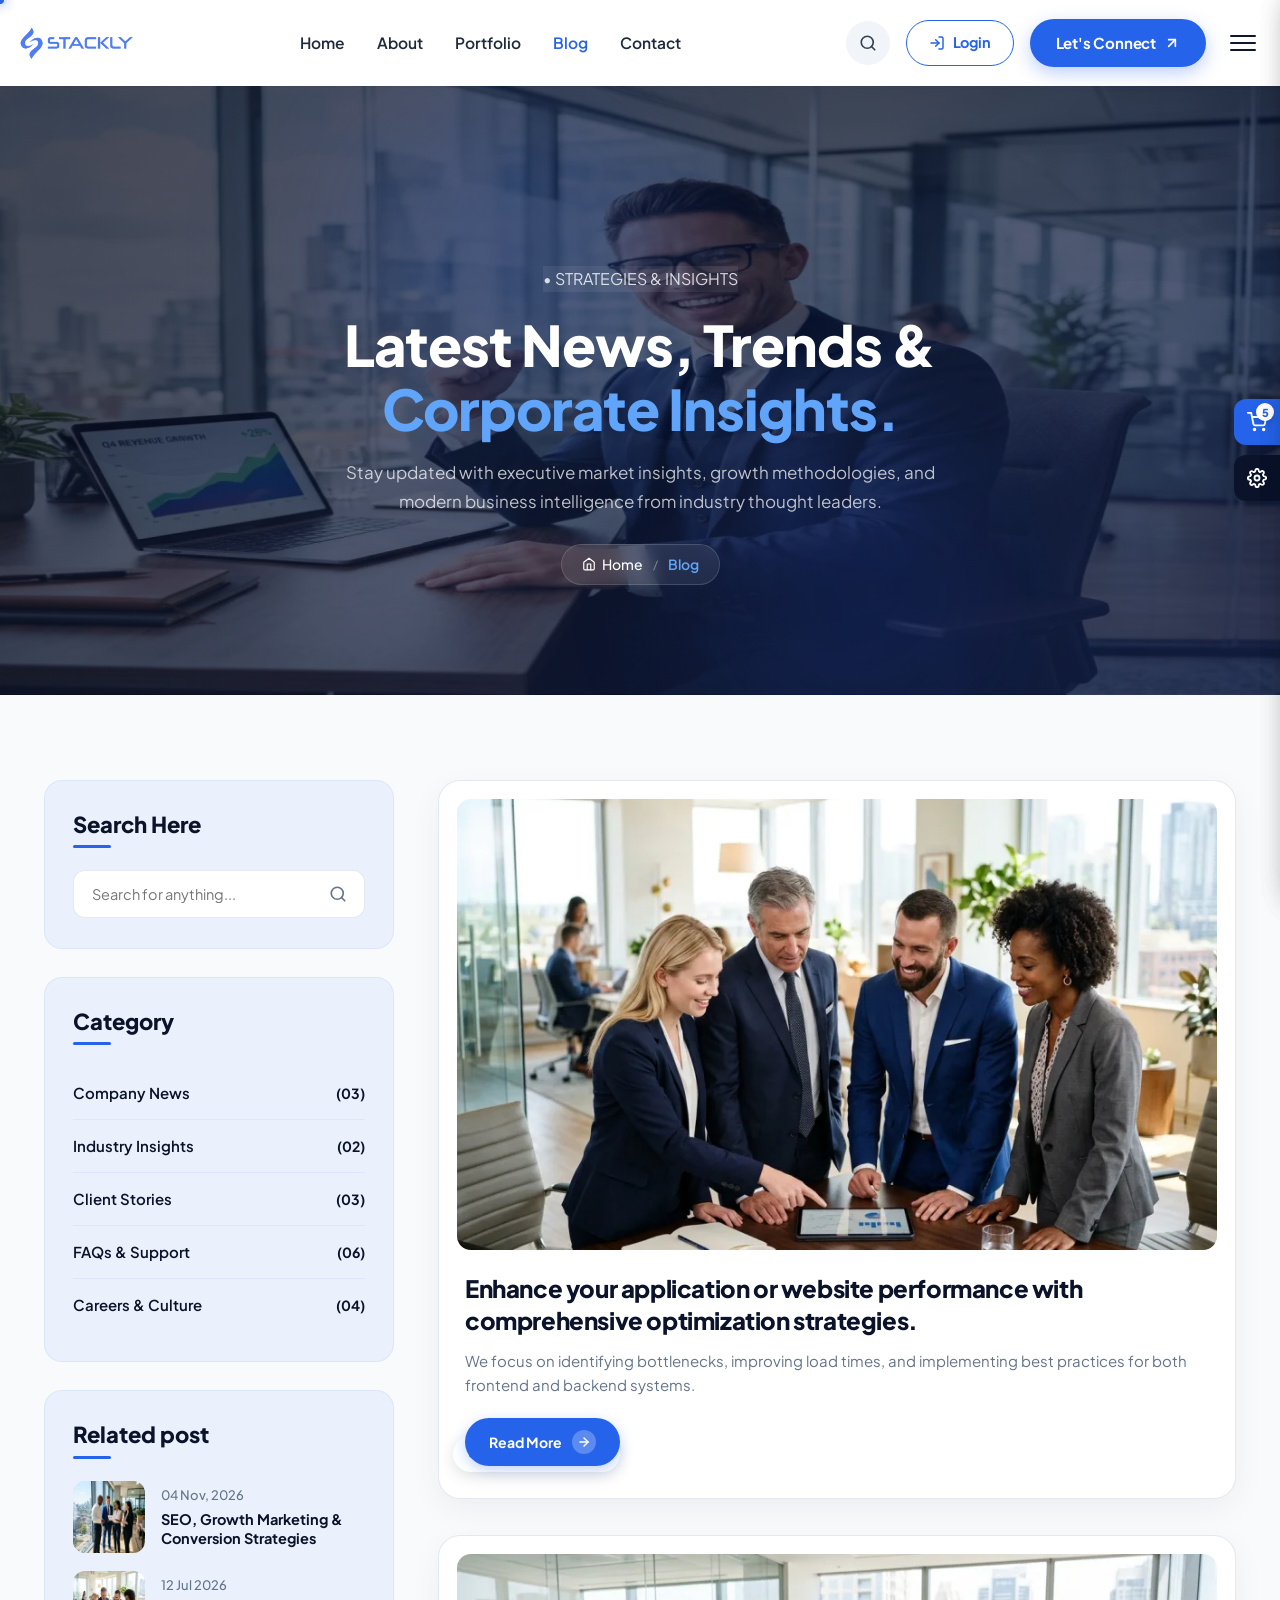
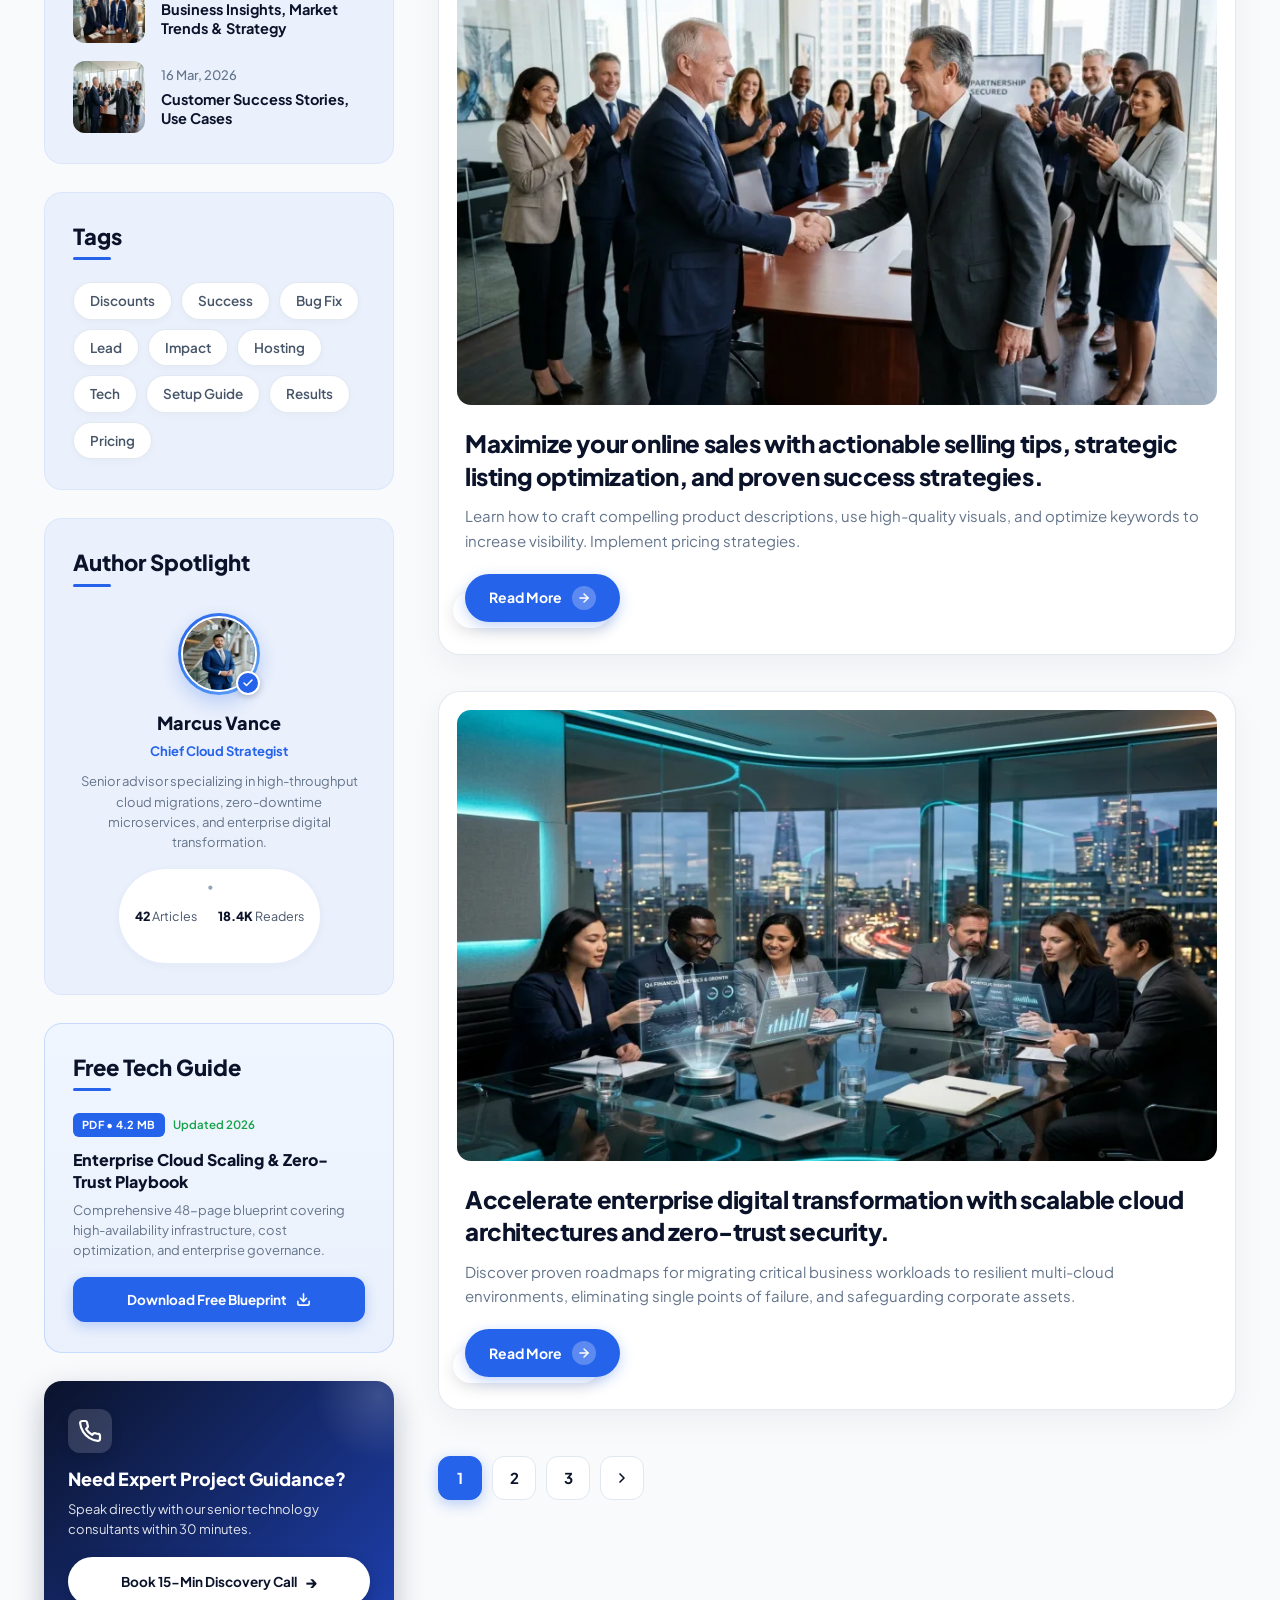
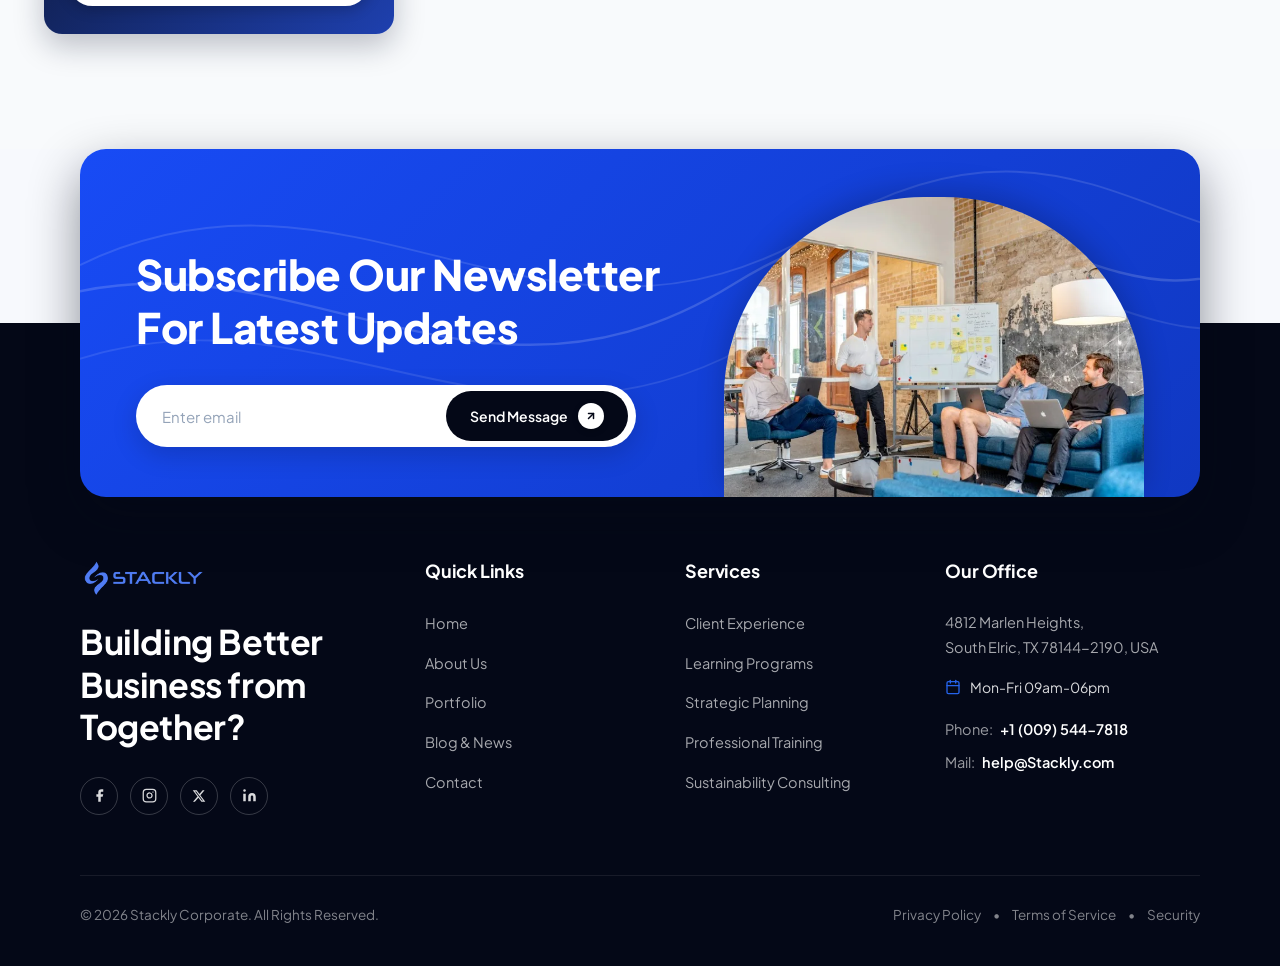
<file: blog.html>
<!DOCTYPE html>
<html lang="en">
<head>
  <meta charset="UTF-8">
  <meta name="viewport" content="width=device-width, initial-scale=1.0">
  <meta http-equiv="X-UA-Compatible" content="ie=edge">
  <title>Blog &amp; Strategic Insights | Texon Corporate Business</title>
  <meta name="description" content="Stay updated with executive market insights, growth methodologies, and modern business intelligence from Texon experts.">
  <link rel="preconnect" href="https://fonts.googleapis.com">
  <link rel="preconnect" href="https://fonts.gstatic.com" crossorigin>
  <link href="https://fonts.googleapis.com/css2?family=Plus+Jakarta+Sans:wght@300;400;500;600;700;800&display=swap" rel="stylesheet">
  <link rel="stylesheet" href="asset/css/style.css">
  <link rel="stylesheet" href="asset/css/mobile-responsive.css">
</head>
<body>
  <!-- Custom Cursor Elements -->
  <div id="cursorRing" aria-hidden="true"></div>
  <div id="cursorDot" aria-hidden="true"></div>

  <!-- Floating Quick Cart Trigger (Right Edge) -->
  <aside class="floating-quick-tools" aria-label="Page Quick Tools">
    <button type="button" class="btn-quick-cart" id="quickCartBtn" aria-label="View Corporate Cart">
      <svg width="20" height="20" viewBox="0 0 24 24" fill="none" stroke="currentColor" stroke-width="2.2" stroke-linecap="round" stroke-linejoin="round">
        <circle cx="9" cy="21" r="1"></circle>
        <circle cx="20" cy="21" r="1"></circle>
        <path d="M1 1h4l2.68 13.39a2 2 0 0 0 2 1.61h9.72a2 2 0 0 0 2-1.61L23 6H6"></path>
      </svg>
      <span class="cart-badge-count" id="cartCountBadge">5</span>
    </button>
    <button type="button" class="btn-theme-gear" id="themeGearBtn" aria-label="Theme Color Customizer">
      <svg width="20" height="20" viewBox="0 0 24 24" fill="none" stroke="currentColor" stroke-width="2.2" stroke-linecap="round" stroke-linejoin="round">
        <circle cx="12" cy="12" r="3"></circle>
        <path d="M19.4 15a1.65 1.65 0 0 0 .33 1.82l.06.06a2 2 0 0 1 0 2.83 2 2 0 0 1-2.83 0l-.06-.06a1.65 1.65 0 0 0-1.82-.33 1.65 1.65 0 0 0-1 1.51V21a2 2 0 0 1-2 2 2 2 0 0 1-2-2v-.09A1.65 1.65 0 0 0 9 19.4a1.65 1.65 0 0 0-1.82.33l-.06.06a2 2 0 0 1-2.83 0 2 2 0 0 1 0-2.83l.06-.06a1.65 1.65 0 0 0 .33-1.82 1.65 1.65 0 0 0-1.51-1H3a2 2 0 0 1-2-2 2 2 0 0 1 2-2h.09A1.65 1.65 0 0 0 4.6 9a1.65 1.65 0 0 0-.33-1.82l-.06-.06a2 2 0 0 1 0-2.83 2 2 0 0 1 2.83 0l.06.06a1.65 1.65 0 0 0 1.82.33H9a1.65 1.65 0 0 0 1-1.51V3a2 2 0 0 1 2-2 2 2 0 0 1 2 2v.09a1.65 1.65 0 0 0 1 1.51 1.65 1.65 0 0 0 1.82-.33l.06-.06a2 2 0 0 1 2.83 0 2 2 0 0 1 0 2.83l-.06.06a1.65 1.65 0 0 0-.33 1.82V9a1.65 1.65 0 0 0 1.51 1H21a2 2 0 0 1 2 2 2 2 0 0 1-2 2h-.09a1.65 1.65 0 0 0-1.51 1z"></path>
      </svg>
    </button>
  </aside>

  <!-- Main Corporate Header -->
  <header class="site-header scrolled" id="mainHeader">
    <div class="header-container">
      <!-- Brand Logo -->
      <a href="index.html" class="brand-logo" aria-label="Stackly Corporate Home">
        <img src="asset/images/stackly_.webp" alt="Stackly" class="brand-logo-img">
      </a>

      <!-- Desktop Navigation Menu -->
      <nav class="desktop-nav" aria-label="Primary Navigation">
        <ul class="nav-list">
          <li class="nav-item">
            <a href="index.html" class="nav-link">Home</a>
          </li>
          <li class="nav-item">
            <a href="about.html" class="nav-link">About</a>
          </li>
          <li class="nav-item">
            <a href="portfolio.html" class="nav-link">Portfolio</a>
          </li>
          <li class="nav-item active">
            <a href="blog.html" class="nav-link">Blog</a>
          </li>
          <li class="nav-item">
            <a href="contact.html" class="nav-link">Contact</a>
          </li>
        </ul>
      </nav>

      <!-- Header Right Tools -->
      <div class="header-actions">
        <!-- Search Trigger Button -->
        <a href="404.html" class="btn-icon-round" id="searchTriggerBtn" aria-label="Open Search">
          <svg width="18" height="18" viewBox="0 0 24 24" fill="none" stroke="currentColor" stroke-width="2.2" stroke-linecap="round" stroke-linejoin="round">
            <circle cx="11" cy="11" r="8"></circle>
            <line x1="21" y1="21" x2="16.65" y2="16.65"></line>
          </svg>
        </a>

        <a href="login.html" class="btn-login" id="loginTriggerBtn" aria-label="Client Login">
          <svg width="16" height="16" viewBox="0 0 24 24" fill="none" stroke="currentColor" stroke-width="2.2" stroke-linecap="round" stroke-linejoin="round">
            <path d="M15 3h4a2 2 0 0 1 2 2v14a2 2 0 0 1-2 2h-4"></path>
            <polyline points="10 17 15 12 10 7"></polyline>
            <line x1="15" y1="12" x2="3" y2="12"></line>
          </svg>
          <span>Login</span>
        </a>

        <a href="404.html" class="btn-connect" aria-label="Let's Connect">
          <span>Let's Connect</span>
          <svg width="16" height="16" viewBox="0 0 24 24" fill="none" stroke="currentColor" stroke-width="2.5" stroke-linecap="round" stroke-linejoin="round">
            <line x1="7" y1="17" x2="17" y2="7"></line>
            <polyline points="7 7 17 7 17 17"></polyline>
          </svg>
        </a>

        <button type="button" class="btn-hamburger" id="hamburgerBtn" aria-label="Toggle Mobile Navigation">
          <span></span>
          <span></span>
          <span></span>
        </button>
      </div>
    </div>
  </header>

  <!-- ========== SUBPAGE HERO SECTION ========== -->
  <section class="page-hero-banner page-hero-banner--blog" id="hero">
    <div class="page-hero-glow-1"></div>
    <div class="page-hero-glow-2"></div>
    <div class="page-hero-deco" aria-hidden="true">
      <svg viewBox="0 0 1440 320" preserveAspectRatio="none">
        <path d="M0,160 C320,300 420,60 640,160 C860,260 1120,40 1440,120 L1440,320 L0,320 Z" fill="rgba(255,255,255,0.02)"/>
      </svg>
    </div>
    <div class="page-hero-inner">
      <div class="section-badge-pill section-badge-pill--light page-hero-pill">
        <span class="pill-dot">•</span> STRATEGIES &amp; INSIGHTS
      </div>
      <h1 class="page-hero-title">
        Latest News, Trends &amp;<br>
        <span style="color: #60a5fa;">Corporate Insights.</span>
      </h1>
      <p class="page-hero-subtitle">
        Stay updated with executive market insights, growth methodologies, and modern business intelligence from industry thought leaders.
      </p>
      <nav class="page-hero-breadcrumb" aria-label="Breadcrumb">
        <a href="index.html">
          <svg width="14" height="14" viewBox="0 0 24 24" fill="none" stroke="currentColor" stroke-width="2" stroke-linecap="round" stroke-linejoin="round"><path d="M3 9l9-7 9 7v11a2 2 0 0 1-2 2H5a2 2 0 0 1-2-2z"></path><polyline points="9 22 9 12 15 12 15 22"></polyline></svg>
          Home
        </a>
        <span class="breadcrumb-separator">/</span>
        <span class="breadcrumb-current">Blog</span>
      </nav>
    </div>
  </section>
  <!-- ========== /SUBPAGE HERO SECTION ========== -->

  <!-- Content Section Container (Ready for additional sections based on your screenshots) -->
  <main class="subpage-content-area" id="pageContent">

    <!-- ========== BLOG MAIN FEED & SIDEBAR SECTION (Matching Screenshot) ========== -->
    <section class="blog-main-section" id="blogFeed" aria-label="Corporate Articles and Insights">
      <div class="blog-main-container">
        
        <div class="blog-layout-grid">
          
          <!-- Left Sidebar Widgets -->
          <aside class="blog-sidebar" aria-label="Blog Sidebar">
            
            <!-- Widget 1: Search Here (Exact from Screenshot) -->
            <div class="blog-widget-card">
              <div class="widget-title-wrap">
                <h3 class="widget-title">Search Here</h3>
                <div class="widget-title-line" aria-hidden="true"></div>
              </div>
              <form class="blog-search-form" onsubmit="event.preventDefault(); window.location.href='404.html';" role="search">
                <input type="text" class="blog-search-input" id="blogSearchInput" placeholder="Search for anything..." aria-label="Search articles">
                <button type="submit" class="blog-search-btn" aria-label="Submit search" onclick="window.location.href='404.html'">
                  <svg width="18" height="18" viewBox="0 0 24 24" fill="none" stroke="currentColor" stroke-width="2.2" stroke-linecap="round" stroke-linejoin="round">
                    <circle cx="11" cy="11" r="8"></circle>
                    <line x1="21" y1="21" x2="16.65" y2="16.65"></line>
                  </svg>
                </button>
              </form>
            </div>

            <!-- Widget 2: Category (Exact from Screenshot) -->
            <div class="blog-widget-card">
              <div class="widget-title-wrap">
                <h3 class="widget-title">Category</h3>
                <div class="widget-title-line" aria-hidden="true"></div>
              </div>
              <ul class="blog-category-list">
                <li class="blog-category-item">
                  <a href="404.html" class="blog-category-link">
                    <span>Company News</span>
                    <span class="category-count">(03)</span>
                  </a>
                </li>
                <li class="blog-category-item">
                  <a href="404.html" class="blog-category-link">
                    <span>Industry Insights</span>
                    <span class="category-count">(02)</span>
                  </a>
                </li>
                <li class="blog-category-item">
                  <a href="404.html" class="blog-category-link">
                    <span>Client Stories</span>
                    <span class="category-count">(03)</span>
                  </a>
                </li>
                <li class="blog-category-item">
                  <a href="404.html" class="blog-category-link">
                    <span>FAQs &amp; Support</span>
                    <span class="category-count">(06)</span>
                  </a>
                </li>
                <li class="blog-category-item">
                  <a href="404.html" class="blog-category-link">
                    <span>Careers &amp; Culture</span>
                    <span class="category-count">(04)</span>
                  </a>
                </li>
              </ul>
            </div>

            <!-- Widget 3: Related post (Matching Screenshot) -->
            <div class="blog-widget-card">
              <div class="widget-title-wrap">
                <h3 class="widget-title">Related post</h3>
                <div class="widget-title-line" aria-hidden="true"></div>
              </div>
              <div class="related-posts-list">
                <!-- Related Item 1 -->
                <a href="404.html" class="related-post-item">
                  <div class="related-post-thumb">
                    <img src="asset/images/related-thumb-1.webp" alt="SEO, Growth Marketing & Conversion Strategies" width="160" height="160" loading="lazy">
                  </div>
                  <div class="related-post-info">
                    <span class="related-post-date">04 Nov, 2026</span>
                    <h4 class="related-post-title">SEO, Growth Marketing &amp; Conversion Strategies</h4>
                  </div>
                </a>

                <!-- Related Item 2 -->
                <a href="404.html" class="related-post-item">
                  <div class="related-post-thumb">
                    <img src="asset/images/related-thumb-2.webp" alt="Business Insights, Market Trends & Strategy" width="160" height="160" loading="lazy">
                  </div>
                  <div class="related-post-info">
                    <span class="related-post-date">12 Jul 2026</span>
                    <h4 class="related-post-title">Business Insights, Market Trends &amp; Strategy</h4>
                  </div>
                </a>

                <!-- Related Item 3 -->
                <a href="404.html" class="related-post-item">
                  <div class="related-post-thumb">
                    <img src="asset/images/related-thumb-3.webp" alt="Customer Success Stories, Use Cases" width="160" height="160" loading="lazy">
                  </div>
                  <div class="related-post-info">
                    <span class="related-post-date">16 Mar, 2026</span>
                    <h4 class="related-post-title">Customer Success Stories, Use Cases</h4>
                  </div>
                </a>
              </div>
            </div>

            <!-- Widget 4: Tags (Matching Screenshot) -->
            <div class="blog-widget-card">
              <div class="widget-title-wrap">
                <h3 class="widget-title">Tags</h3>
                <div class="widget-title-line" aria-hidden="true"></div>
              </div>
              <div class="blog-tags-cloud">
                <a href="404.html" class="blog-tag-pill">Discounts</a>
                <a href="404.html" class="blog-tag-pill">Success</a>
                <a href="404.html" class="blog-tag-pill">Bug Fix</a>
                <a href="404.html" class="blog-tag-pill">Lead</a>
                <a href="404.html" class="blog-tag-pill">Impact</a>
                <a href="404.html" class="blog-tag-pill">Hosting</a>
                <a href="404.html" class="blog-tag-pill">Tech</a>
                <a href="404.html" class="blog-tag-pill">Setup Guide</a>
                <a href="404.html" class="blog-tag-pill">Results</a>
                <a href="404.html" class="blog-tag-pill">Pricing</a>
              </div>
            </div>

            <!-- Widget 5: Author Spotlight (Filling Empty Space with Related Content) -->
            <div class="blog-widget-card blog-author-spotlight-card">
              <div class="widget-title-wrap">
                <h3 class="widget-title">Author Spotlight</h3>
                <div class="widget-title-line" aria-hidden="true"></div>
              </div>
              <div class="blog-author-box">
                <div class="blog-author-avatar-wrap">
                  <img src="asset/images/blog-author-marcus.webp" alt="Marcus Vance - Chief Technology Strategist" width="160" height="160" loading="lazy">
                  <span class="author-verified-badge" title="Verified Expert" aria-label="Verified Expert">
                    <svg width="12" height="12" viewBox="0 0 24 24" fill="none" stroke="currentColor" stroke-width="3" stroke-linecap="round" stroke-linejoin="round">
                      <polyline points="20 6 9 17 4 12"></polyline>
                    </svg>
                  </span>
                </div>
                <h4 class="blog-author-name">Marcus Vance</h4>
                <span class="blog-author-title">Chief Cloud Strategist</span>
                <p class="blog-author-bio">Senior advisor specializing in high-throughput cloud migrations, zero-downtime microservices, and enterprise digital transformation.</p>
                <div class="blog-author-stats">
                  <span><strong>42</strong> Articles</span>
                  <span class="stat-divider">•</span>
                  <span><strong>18.4K</strong> Readers</span>
                </div>
              </div>
            </div>

            <!-- Widget 6: Free Executive Guide Download -->
            <div class="blog-widget-card blog-guide-card">
              <div class="widget-title-wrap">
                <h3 class="widget-title">Free Tech Guide</h3>
                <div class="widget-title-line" aria-hidden="true"></div>
              </div>
              <div class="guide-download-content">
                <div class="guide-badge-row">
                  <span class="guide-tag">PDF • 4.2 MB</span>
                  <span class="guide-update">Updated 2026</span>
                </div>
                <h4 class="guide-card-title">Enterprise Cloud Scaling &amp; Zero-Trust Playbook</h4>
                <p class="guide-card-desc">Comprehensive 48-page blueprint covering high-availability infrastructure, cost optimization, and enterprise governance.</p>
                <a href="404.html" class="guide-download-btn">
                  <span>Download Free Blueprint</span>
                  <svg width="15" height="15" viewBox="0 0 24 24" fill="none" stroke="currentColor" stroke-width="2.5" stroke-linecap="round" stroke-linejoin="round">
                    <path d="M21 15v4a2 2 0 0 1-2 2H5a2 2 0 0 1-2-2v-4"></path>
                    <polyline points="7 10 12 15 17 10"></polyline>
                    <line x1="12" y1="15" x2="12" y2="3"></line>
                  </svg>
                </a>
              </div>
            </div>

            <!-- Widget 7: Quick Advisory Consultation -->
            <div class="blog-widget-card blog-advisory-cta-card">
              <div class="advisory-icon-wrap" aria-hidden="true">
                <svg width="24" height="24" viewBox="0 0 24 24" fill="none" stroke="currentColor" stroke-width="2.2" stroke-linecap="round" stroke-linejoin="round">
                  <path d="M22 16.92v3a2 2 0 0 1-2.18 2 19.79 19.79 0 0 1-8.63-3.07 19.5 19.5 0 0 1-6-6 19.79 19.79 0 0 1-3.07-8.67A2 2 0 0 1 4.11 2h3a2 2 0 0 1 2 1.72 12.84 12.84 0 0 0 .7 2.81 2 2 0 0 1-.45 2.11L8.09 9.91a16 16 0 0 0 6 6l1.27-1.27a2 2 0 0 1 2.11-.45 12.84 12.84 0 0 0 2.81.7A2 2 0 0 1 22 16.92z"></path>
                </svg>
              </div>
              <h4 class="advisory-card-title">Need Expert Project Guidance?</h4>
              <p class="advisory-card-desc">Speak directly with our senior technology consultants within 30 minutes.</p>
              <a href="contact.html" class="advisory-cta-link">
                <span>Book 15-Min Discovery Call</span>
                <span class="advisory-arrow">→</span>
              </a>
            </div>

          </aside>

          <!-- Right Main Blog Feed -->
          <div class="blog-feed-pane" id="blogFeedPane">

            <!-- Primary Article 1 (Exact from Previous Screenshot) -->
            <article class="blog-post-card" id="post1">
              <div class="blog-post-media">
                <img src="asset/images/blog-optimize-performance.webp" alt="Enhance your application or website performance with comprehensive optimization strategies." width="840" height="628" loading="lazy">
              </div>
              <div class="blog-post-body">
                <div class="blog-date-badge">
                  <span class="blog-date-dot" aria-hidden="true"></span>
                  <span>February 22, 2026</span>
                </div>
                <h2 class="blog-post-title">
                  <a href="404.html">Enhance your application or website performance with comprehensive optimization strategies.</a>
                </h2>
                <p class="blog-post-excerpt">
                  We focus on identifying bottlenecks, improving load times, and implementing best practices for both frontend and backend systems.
                </p>
                <a href="404.html" class="blog-read-more-btn" aria-label="Read full article: Enhance application performance">
                  <span>Read More</span>
                  <span class="read-more-arrow-circle" aria-hidden="true">
                    <svg width="14" height="14" viewBox="0 0 24 24" fill="none" stroke="currentColor" stroke-width="2.5" stroke-linecap="round" stroke-linejoin="round">
                      <line x1="5" y1="12" x2="19" y2="12"></line>
                      <polyline points="12 5 19 12 12 19"></polyline>
                    </svg>
                  </span>
                </a>
              </div>
            </article>

            <!-- Article 2 (Exact from New Screenshot: Maximize Online Sales) -->
            <article class="blog-post-card" id="post2">
              <div class="blog-post-media">
                <img src="asset/images/blog-maximize-sales.webp" alt="Maximize your online sales with actionable selling tips, strategic listing optimization, and proven success strategies." width="840" height="628" loading="lazy">
              </div>
              <div class="blog-post-body">
                <div class="blog-date-badge">
                  <span class="blog-date-dot" aria-hidden="true"></span>
                  <span>January 10, 2026</span>
                </div>
                <h2 class="blog-post-title">
                  <a href="404.html">Maximize your online sales with actionable selling tips, strategic listing optimization, and proven success strategies.</a>
                </h2>
                <p class="blog-post-excerpt">
                  Learn how to craft compelling product descriptions, use high-quality visuals, and optimize keywords to increase visibility. Implement pricing strategies.
                </p>
                <a href="404.html" class="blog-read-more-btn" aria-label="Read full article: Maximize your online sales">
                  <span>Read More</span>
                  <span class="read-more-arrow-circle" aria-hidden="true">
                    <svg width="14" height="14" viewBox="0 0 24 24" fill="none" stroke="currentColor" stroke-width="2.5" stroke-linecap="round" stroke-linejoin="round">
                      <line x1="5" y1="12" x2="19" y2="12"></line>
                      <polyline points="12 5 19 12 12 19"></polyline>
                    </svg>
                  </span>
                </a>
              </div>
            </article>

            <!-- Article 3 (Enterprise Cloud Architecture & Scalability) -->
            <article class="blog-post-card" id="post3">
              <div class="blog-post-media">
                <img src="asset/images/blog-cloud-enterprise.webp" alt="Accelerate enterprise digital transformation with scalable cloud architectures and zero-trust security." width="840" height="525" loading="lazy">
              </div>
              <div class="blog-post-body">
                <div class="blog-date-badge">
                  <span class="blog-date-dot" aria-hidden="true"></span>
                  <span>March 18, 2026</span>
                </div>
                <h2 class="blog-post-title">
                  <a href="404.html">Accelerate enterprise digital transformation with scalable cloud architectures and zero-trust security.</a>
                </h2>
                <p class="blog-post-excerpt">
                  Discover proven roadmaps for migrating critical business workloads to resilient multi-cloud environments, eliminating single points of failure, and safeguarding corporate assets.
                </p>
                <a href="404.html" class="blog-read-more-btn" aria-label="Read full article: Enterprise Cloud Architecture">
                  <span>Read More</span>
                  <span class="read-more-arrow-circle" aria-hidden="true">
                    <svg width="14" height="14" viewBox="0 0 24 24" fill="none" stroke="currentColor" stroke-width="2.5" stroke-linecap="round" stroke-linejoin="round">
                      <line x1="5" y1="12" x2="19" y2="12"></line>
                      <polyline points="12 5 19 12 12 19"></polyline>
                    </svg>
                  </span>
                </a>
              </div>
            </article>

            <!-- Pagination Bar -->
            <nav class="blog-pagination-bar" aria-label="Blog Pagination">
              <a href="404.html" class="pagination-btn active" aria-current="page">1</a>
              <a href="404.html" class="pagination-btn">2</a>
              <a href="404.html" class="pagination-btn">3</a>
              <a href="404.html" class="pagination-btn" aria-label="Next Page">
                <svg width="16" height="16" viewBox="0 0 24 24" fill="none" stroke="currentColor" stroke-width="2.5" stroke-linecap="round" stroke-linejoin="round">
                  <polyline points="9 18 15 12 9 6"></polyline>
                </svg>
              </a>
            </nav>

          </div><!-- /blog-feed-pane -->

        </div><!-- /blog-layout-grid -->

      </div>
    </section>

  </main>

  <!-- ========== NEWSLETTER SECTION ========== -->
  <section class="newsletter-section">
    <div class="newsletter-container">
      <div class="newsletter-card">
        <div class="newsletter-wave-deco" aria-hidden="true">
          <svg class="newsletter-wave-lines" viewBox="0 0 1200 360" fill="none" preserveAspectRatio="none" xmlns="http://www.w3.org/2000/svg">
            <path d="M-100,180 C200,40 400,320 700,140 C1000,-40 1100,240 1300,90" stroke="rgba(255,255,255,0.16)" stroke-width="2.5" fill="none"/>
            <path d="M-60,240 C240,100 440,370 740,190 C1040,10 1140,290 1340,140" stroke="rgba(255,255,255,0.1)" stroke-width="2" fill="none"/>
            <path d="M0,120 C300,-20 500,260 800,80 C1100,-90 1200,190 1400,50" stroke="rgba(255,255,255,0.12)" stroke-width="2" fill="none"/>
          </svg>
        </div>
        <div class="newsletter-card-grid">
          <div class="newsletter-info-pane">
            <h2 class="newsletter-card-heading">
              Subscribe Our Newsletter<br>
              For Latest Updates
            </h2>
            <form class="newsletter-pill-form" id="newsletterForm" onsubmit="event.preventDefault(); alert('Thank you for subscribing to Texon updates!');">
              <input type="email" class="newsletter-pill-input" placeholder="Enter email" required aria-label="Enter email">
              <button type="submit" class="newsletter-pill-btn">
                <span>Send Message</span>
                <span class="newsletter-btn-icon-circle">
                  <svg width="12" height="12" viewBox="0 0 24 24" fill="none" stroke="#040817" stroke-width="3" stroke-linecap="round" stroke-linejoin="round">
                    <line x1="7" y1="17" x2="17" y2="7"></line>
                    <polyline points="7 7 17 7 17 17"></polyline>
                  </svg>
                </span>
              </button>
            </form>
          </div>
          <div class="newsletter-media-pane">
            <div class="newsletter-arch-frame">
              <img src="asset/images/newsletter-team.webp" alt="Texon executive team" loading="lazy">
            </div>
          </div>
        </div>
      </div>
    </div>
  </section>
  <!-- ========== /NEWSLETTER SECTION ========== -->

  <!-- ========== CORPORATE FOOTER SECTION ========== -->
  <footer class="site-corporate-footer" id="contact">
    <div class="corporate-footer-inner">
      <div class="footer-columns-grid">
        <!-- Column 1: Brand & Headline -->
        <div class="footer-brand-col">
          <a href="index.html" class="footer-brand-logo" aria-label="Stackly Corporate Home">
            <img src="asset/images/stackly_.webp" alt="Stackly" class="footer-logo-img">
          </a>
          <h3 class="footer-hero-headline">
            Building Better<br>
            Business from<br>
            Together?
          </h3>
          <div class="footer-social-links">
            <a href="404.html" class="footer-social-btn" aria-label="Facebook">
              <svg width="15" height="15" viewBox="0 0 24 24" fill="currentColor"><path d="M18 2h-3a5 5 0 00-5 5v3H7v4h3v8h4v-8h3l1-4h-4V7a1 1 0 011-1h3z"/></svg>
            </a>
            <a href="404.html" class="footer-social-btn" aria-label="Instagram">
              <svg width="15" height="15" viewBox="0 0 24 24" fill="none" stroke="currentColor" stroke-width="2" stroke-linecap="round" stroke-linejoin="round"><rect x="2" y="2" width="20" height="20" rx="5" ry="5"></rect><path d="M16 11.37A4 4 0 1 1 12.63 8 4 4 0 0 1 16 11.37z"></path><line x1="17.5" y1="6.5" x2="17.51" y2="6.5"></line></svg>
            </a>
            <a href="404.html" class="footer-social-btn" aria-label="X (Twitter)">
              <svg width="14" height="14" viewBox="0 0 24 24" fill="currentColor"><path d="M18.244 2.25h3.308l-7.227 8.26 8.502 11.24H16.17l-5.214-6.817L4.99 21.75H1.68l7.73-8.835L1.254 2.25H8.08l4.713 6.231zm-1.161 17.52h1.833L7.084 4.126H5.117z"/></svg>
            </a>
            <a href="404.html" class="footer-social-btn" aria-label="LinkedIn">
              <svg width="15" height="15" viewBox="0 0 24 24" fill="currentColor"><path d="M16 8a6 6 0 0 1 6 6v7h-4v-7a2 2 0 0 0-2-2 2 2 0 0 0-2 2v7h-4v-7a6 6 0 0 1 6-6zM2 9h4v12H2z"/><circle cx="4" cy="4" r="2"/></svg>
            </a>
          </div>
        </div>

        <div class="footer-nav-col">
          <h4 class="footer-nav-title">Quick Links</h4>
          <ul class="footer-links-list">
            <li><a href="index.html">Home</a></li>
            <li><a href="about.html">About Us</a></li>
            <li><a href="portfolio.html">Portfolio</a></li>
            <li><a href="blog.html">Blog & News</a></li>
            <li><a href="contact.html">Contact</a></li>
          </ul>
        </div>

        <div class="footer-nav-col">
         <h4 class="footer-nav-title">Services</h4>
          <ul class="footer-links-list">
            <li><a href="404.html">Client Experience</a></li>
            <li><a href="404.html">Learning Programs</a></li>
            <li><a href="404.html">Strategic Planning</a></li>
            <li><a href="404.html">Professional Training</a></li>
            <li><a href="404.html">Sustainability Consulting</a></li>
      
          </ul>
        </div>

        <div class="footer-contact-col">
          <h4 class="footer-nav-title">Our Office</h4>
          <div class="footer-office-content">
            <p class="footer-address-text">
              4812 Marlen Heights,<br>
              South Elric, TX 78144-2190, USA
            </p>
            <div class="footer-hours-row">
              <span class="footer-calendar-icon" aria-hidden="true">
                <svg width="16" height="16" viewBox="0 0 24 24" fill="none" stroke="#2563eb" stroke-width="2" stroke-linecap="round" stroke-linejoin="round"><rect x="3" y="4" width="18" height="18" rx="2" ry="2"></rect><line x1="16" y1="2" x2="16" y2="6"></line><line x1="8" y1="2" x2="8" y2="6"></line><line x1="3" y1="10" x2="21" y2="10"></line></svg>
              </span>
              <span class="footer-hours-text">Mon-Fri 09am-06pm</span>
            </div>
            <div class="footer-contact-entry">
              <span class="footer-label-dim">Phone:</span>
              <a href="tel:+10095447818" class="footer-contact-val">+1 (009) 544-7818</a>
            </div>
            <div class="footer-contact-entry">
              <span class="footer-label-dim">Mail:</span>
              <a href="mailto:help@Stackly.com" class="footer-contact-val">help@Stackly.com</a>
            </div>
          </div>
        </div>
      </div>

      <div class="corporate-footer-bottom">
        <p>© 2026 Stackly Corporate. All Rights Reserved.</p>
        <div class="footer-legal-row">
          <a href="404.html">Privacy Policy</a>
          <span>•</span>
          <a href="404.html">Terms of Service</a>
          <span>•</span>
          <a href="404.html">Security</a>
        </div>
      </div>
    </div>
  </footer>
  <!-- ========== /CORPORATE FOOTER SECTION ========== -->

  <!-- Back to Top Floating Button -->
  <button type="button" class="btn-back-to-top" id="backToTopBtn" aria-label="Back to Top">
    <svg class="progress-ring" width="48" height="48">
      <circle class="progress-ring-circle" stroke="#2563eb" stroke-width="2.5" fill="transparent" r="20" cx="24" cy="24"/>
    </svg>
    <svg class="arrow-up" width="16" height="16" viewBox="0 0 24 24" fill="none" stroke="#0f172a" stroke-width="2.5" stroke-linecap="round" stroke-linejoin="round">
      <line x1="12" y1="19" x2="12" y2="5"></line>
      <polyline points="5 12 12 5 19 12"></polyline>
    </svg>
  </button>

  <!-- Modals & Drawers -->
  <div class="modal-overlay" id="searchModal" aria-hidden="true">
    <div class="search-box-modal">
      <div class="search-header-row">
        <h3 style="font-size: 20px; font-weight: 700;">Search Texon Corporate</h3>
        <button type="button" class="close-btn" id="searchCloseBtn" aria-label="Close Search">✕</button>
      </div>
      <div class="search-input-wrap">
        <svg width="20" height="20" viewBox="0 0 24 24" fill="none" stroke="#64748b" stroke-width="2">
          <circle cx="11" cy="11" r="8"></circle>
          <line x1="21" y1="21" x2="16.65" y2="16.65"></line>
        </svg>
        <input type="text" id="searchInput" placeholder="Search services, case studies, insights...">
      </div>
      <div style="font-size: 13.5px; color: #64748b;">
        Popular: <a href="index.html#services" style="color: #2563eb; text-decoration: underline;">Financial Advisory</a>, <a href="portfolio.html" style="color: #2563eb; text-decoration: underline;">Case Studies</a>, <a href="blog.html" style="color: #2563eb; text-decoration: underline;">Insights</a>
      </div>
    </div>
  </div>

  <div class="drawer-container" id="mobileMenuDrawer">
    <div class="drawer-header">
      <a href="index.html" class="brand-logo" aria-label="Stackly Home">
        <img src="asset/images/stackly_.webp" alt="Stackly" class="brand-logo-img" style="height: 32px;">
      </a>
      <button type="button" class="close-btn" id="mobileMenuCloseBtn">✕</button>
    </div>
    <div class="drawer-body">
      <nav class="mobile-nav-links">
        <a href="index.html" class="mobile-nav-link" onclick="document.getElementById('mobileMenuDrawer').classList.remove('active');">Home <span>→</span></a>
        <a href="about.html" class="mobile-nav-link" onclick="document.getElementById('mobileMenuDrawer').classList.remove('active');">About <span>→</span></a>
        <a href="portfolio.html" class="mobile-nav-link" onclick="document.getElementById('mobileMenuDrawer').classList.remove('active');">Portfolio <span>→</span></a>
        <a href="blog.html" class="mobile-nav-link" onclick="document.getElementById('mobileMenuDrawer').classList.remove('active');">Blog <span>→</span></a>
        <a href="contact.html" class="mobile-nav-link" onclick="document.getElementById('mobileMenuDrawer').classList.remove('active');">Contact <span>→</span></a>
      </nav>
      <div style="margin-top: 28px; display: flex; flex-direction: column; gap: 12px;">
        <a href="login.html" class="btn-login" id="mobileLoginBtn" style="width: 100%; justify-content: center;">
          <svg width="16" height="16" viewBox="0 0 24 24" fill="none" stroke="currentColor" stroke-width="2.2" stroke-linecap="round" stroke-linejoin="round">
            <path d="M15 3h4a2 2 0 0 1 2 2v14a2 2 0 0 1-2 2h-4"></path>
            <polyline points="10 17 15 12 10 7"></polyline>
            <line x1="15" y1="12" x2="3" y2="12"></line>
          </svg>
          <span>Login / Sign In</span>
        </a>
        <a href="404.html" class="btn-connect" style="width: 100%; justify-content: center;">
          <span>Let's Connect</span>
          <svg width="16" height="16" viewBox="0 0 24 24" fill="none" stroke="currentColor" stroke-width="2.5" stroke-linecap="round" stroke-linejoin="round">
            <line x1="7" y1="17" x2="17" y2="7"></line>
            <polyline points="7 7 17 7 17 17"></polyline>
          </svg>
        </a>
      </div>
    </div>
  </div>

  <div class="modal-overlay" id="loginModal" aria-hidden="true">
    <div class="login-modal-card">
      <div class="login-header-bar">
        <h3>Enterprise Portal Login</h3>
        <button type="button" class="close-btn" id="loginCloseBtn">✕</button>
      </div>
      <form class="login-form-body" id="loginForm" onsubmit="event.preventDefault(); alert('Welcome back to Texon Corporate Portal!'); document.getElementById('loginModal').classList.remove('active');">
        <div class="form-field-group">
          <label for="loginEmail" class="form-label">Corporate Email Address</label>
          <input type="email" id="loginEmail" class="form-input" placeholder="executive@company.com" required>
        </div>
        <div class="form-field-group">
          <label for="loginPassword" class="form-label">Password</label>
          <input type="password" id="loginPassword" class="form-input" placeholder="••••••••••••" required>
        </div>
        <button type="submit" class="btn-login-submit">Authenticate Account →</button>
      </form>
    </div>
  </div>

  <div class="drawer-container" id="cartDrawer">
    <div class="drawer-header">
      <h3 class="drawer-title">Selected Advisory Services (5)</h3>
      <button type="button" class="close-btn" id="cartCloseBtn">✕</button>
    </div>
    <div class="drawer-body">
      <div class="cart-items-list">
        <div class="cart-item-row">
          <div class="cart-item-thumb"><img src="asset/images/portfolio-1.webp" alt="M&amp;A Advisory"></div>
          <div class="cart-item-info">
            <h6>Global Strategic Advisory</h6>
            <div class="cart-item-price">$4,500 / mo</div>
          </div>
        </div>
        <div class="cart-item-row">
          <div class="cart-item-thumb"><img src="asset/images/portfolio-2.webp" alt="AI Analytics"></div>
          <div class="cart-item-info">
            <h6>Enterprise Analytics Suite</h6>
            <div class="cart-item-price">$3,200 / mo</div>
          </div>
        </div>
      </div>
      <div style="border-top: 1px solid #e2e8f0; padding-top: 18px; margin-bottom: 20px;">
        <div style="display: flex; justify-content: space-between; font-weight: 700; font-size: 18px;">
          <span>Estimated Total:</span>
          <span style="color: #2563eb;">$17,450 / mo</span>
        </div>
      </div>
      <a href="404.html" class="btn-connect" style="width: 100%; justify-content: center; display: inline-flex;" onclick="document.getElementById('cartDrawer').classList.remove('active');">
        Proceed to Corporate Onboarding ↗
      </a>
    </div>
  </div>

  <div class="drawer-container" id="settingsDrawer">
    <div class="drawer-header">
      <h3 class="drawer-title">Theme Customizer</h3>
      <button type="button" class="close-btn" id="settingsCloseBtn">✕</button>
    </div>
    <div class="drawer-body">
      <h4 style="font-size: 15px; font-weight: 700; margin-bottom: 14px;">Select Primary Brand Accent:</h4>
      <div style="display: flex; gap: 12px; margin-bottom: 28px;">
        <div class="theme-color-option" data-color="#2563eb" style="width: 38px; height: 38px; border-radius: 50%; background: #2563eb; cursor: pointer; box-shadow: 0 3px 8px rgba(37,99,235,0.4);" title="Royal Blue (Default)"></div>
        <div class="theme-color-option" data-color="#0284c7" style="width: 38px; height: 38px; border-radius: 50%; background: #0284c7; cursor: pointer;" title="Ocean Sky"></div>
        <div class="theme-color-option" data-color="#4f46e5" style="width: 38px; height: 38px; border-radius: 50%; background: #4f46e5; cursor: pointer;" title="Indigo Enterprise"></div>
        <div class="theme-color-option" data-color="#0d9488" style="width: 38px; height: 38px; border-radius: 50%; background: #0d9488; cursor: pointer;" title="Teal Modern"></div>
      </div>
    </div>
  </div>

  <!-- Core Theme Script -->
  <script src="asset/js/main.js"></script>
</body>
</html>
</file>
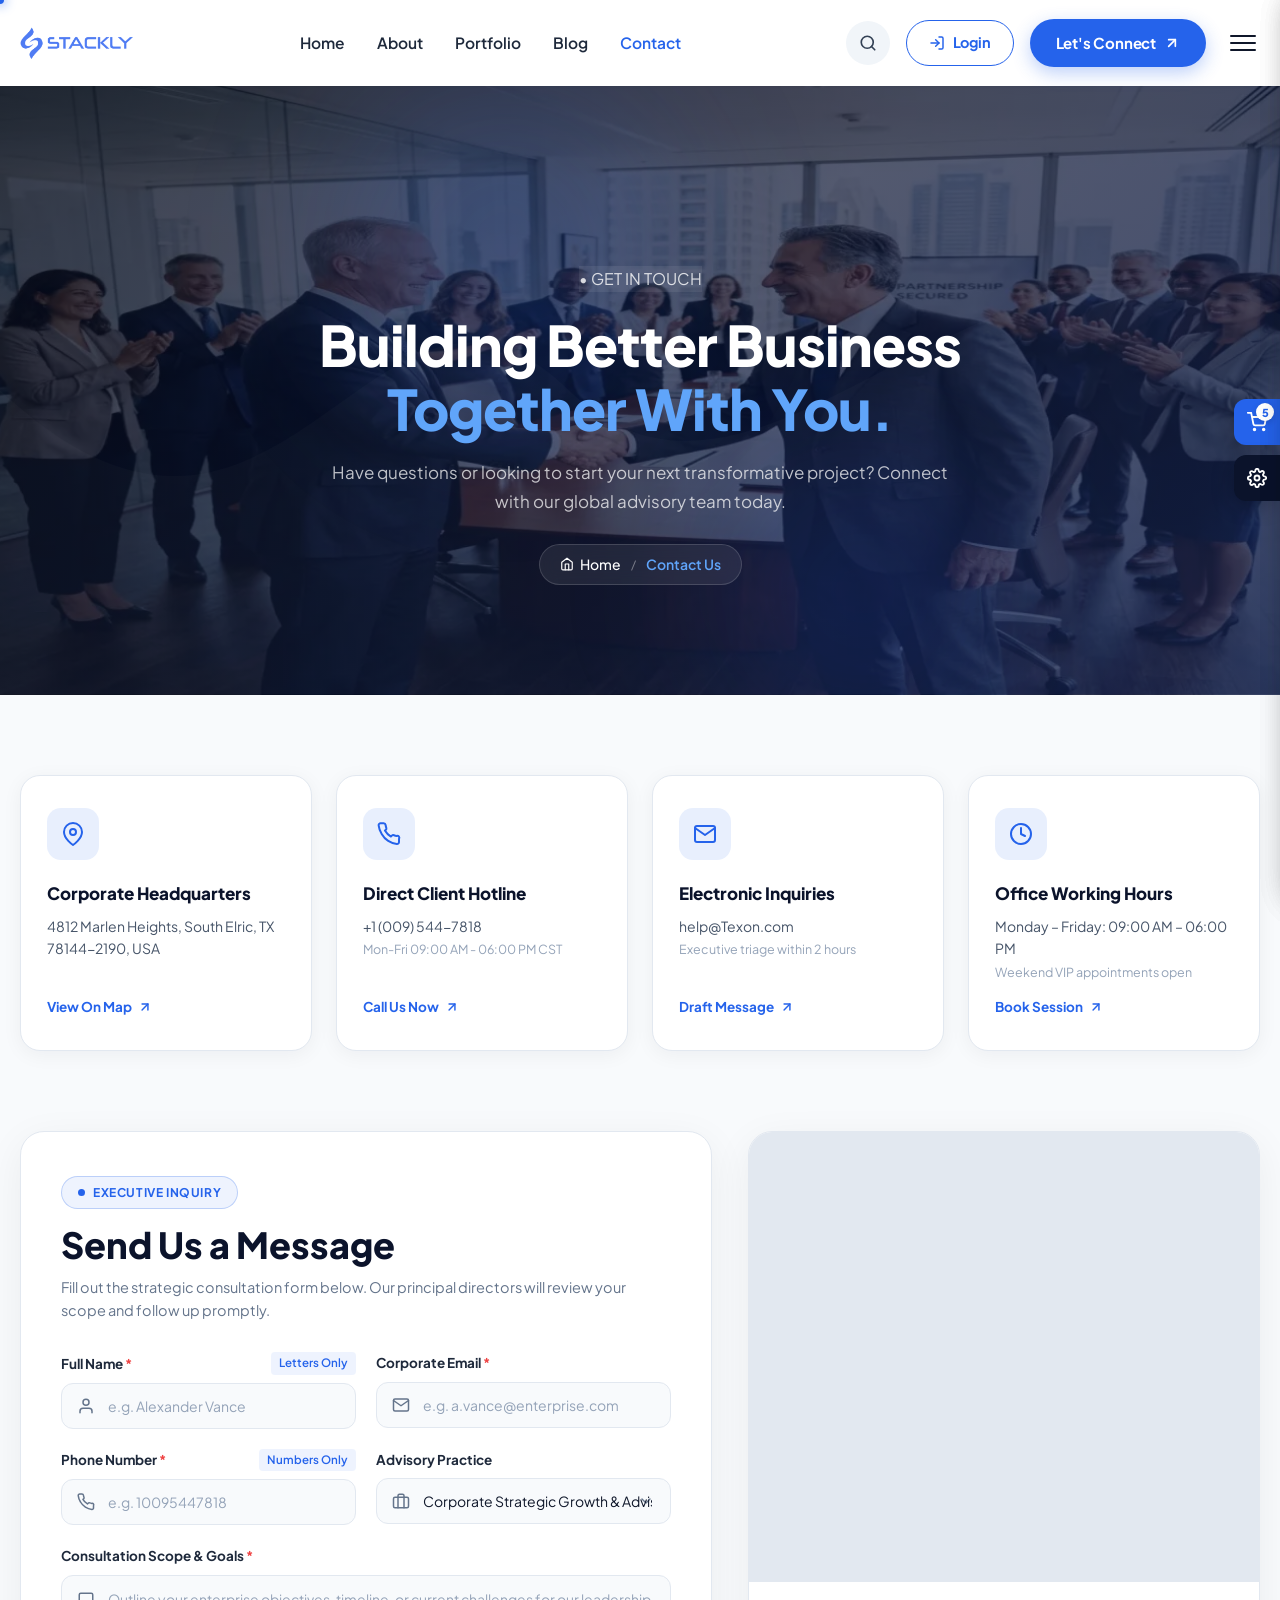
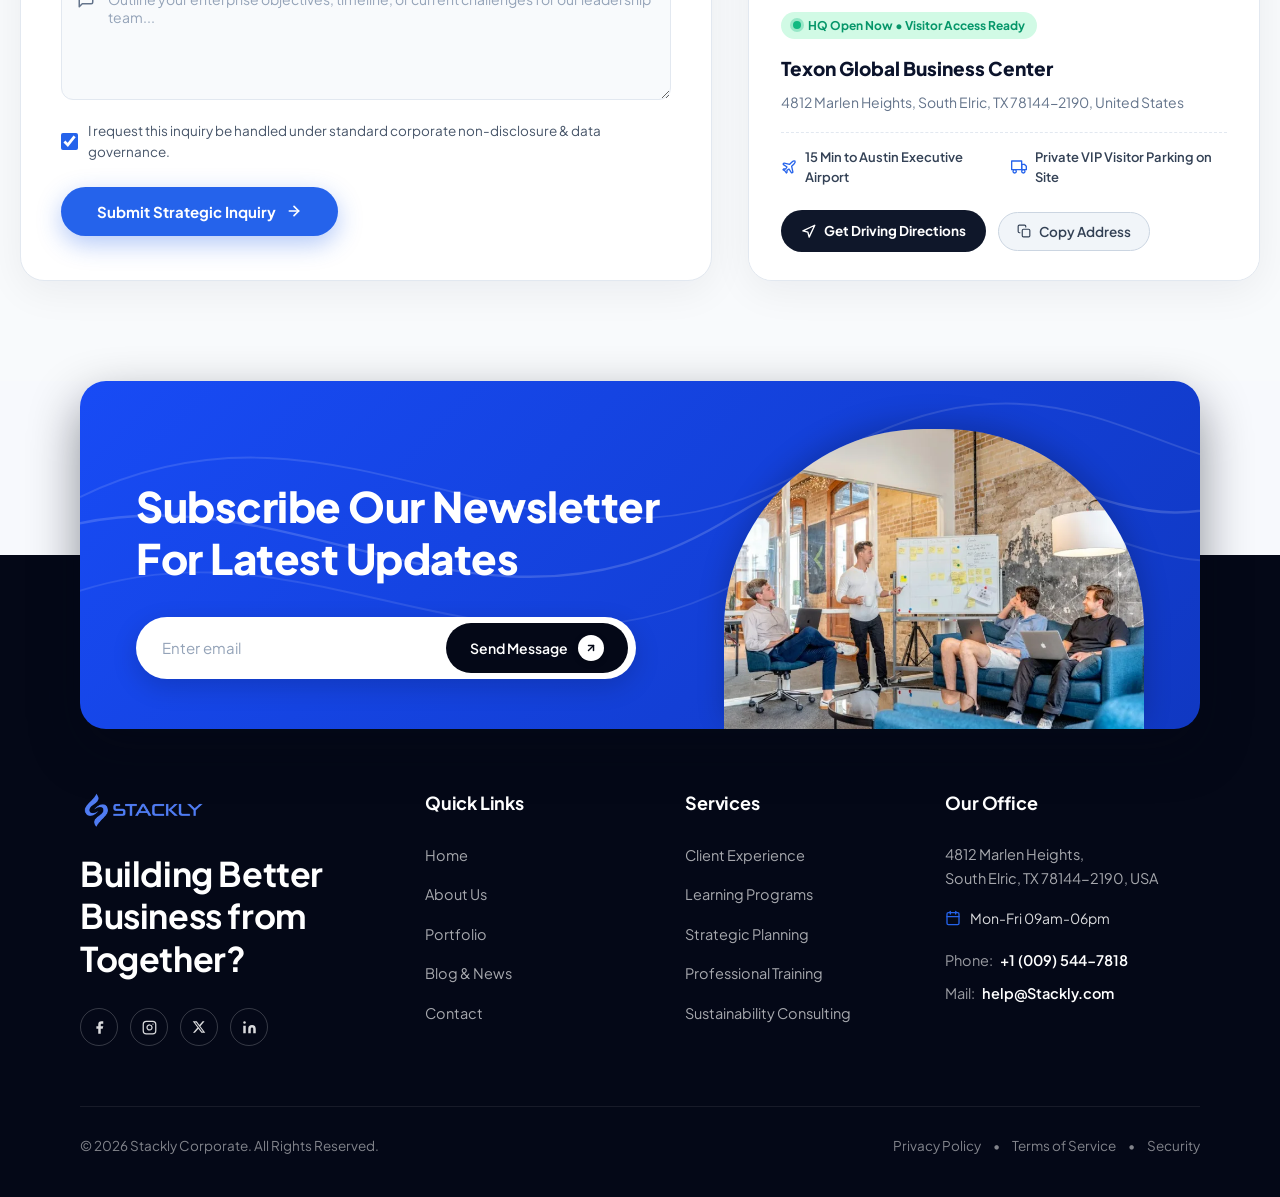
<file: contact.html>
<!DOCTYPE html>
<html lang="en">
<head>
  <meta charset="UTF-8">
  <meta name="viewport" content="width=device-width, initial-scale=1.0">
  <meta http-equiv="X-UA-Compatible" content="ie=edge">
  <title>Contact Us | Texon Corporate Business</title>
  <meta name="description" content="Get in touch with Texon executive leadership and business consultants. Let's build better business together.">
  <link rel="preconnect" href="https://fonts.googleapis.com">
  <link rel="preconnect" href="https://fonts.gstatic.com" crossorigin>
  <link href="https://fonts.googleapis.com/css2?family=Plus+Jakarta+Sans:wght@300;400;500;600;700;800&display=swap" rel="stylesheet">
  <link rel="stylesheet" href="asset/css/style.css">
  <link rel="stylesheet" href="asset/css/mobile-responsive.css">
</head>
<body>
  <!-- Custom Cursor Elements -->
  <div id="cursorRing" aria-hidden="true"></div>
  <div id="cursorDot" aria-hidden="true"></div>

  <!-- Floating Quick Cart Trigger (Right Edge) -->
  <aside class="floating-quick-tools" aria-label="Page Quick Tools">
    <button type="button" class="btn-quick-cart" id="quickCartBtn" aria-label="View Corporate Cart">
      <svg width="20" height="20" viewBox="0 0 24 24" fill="none" stroke="currentColor" stroke-width="2.2" stroke-linecap="round" stroke-linejoin="round">
        <circle cx="9" cy="21" r="1"></circle>
        <circle cx="20" cy="21" r="1"></circle>
        <path d="M1 1h4l2.68 13.39a2 2 0 0 0 2 1.61h9.72a2 2 0 0 0 2-1.61L23 6H6"></path>
      </svg>
      <span class="cart-badge-count" id="cartCountBadge">5</span>
    </button>
    <button type="button" class="btn-theme-gear" id="themeGearBtn" aria-label="Theme Color Customizer">
      <svg width="20" height="20" viewBox="0 0 24 24" fill="none" stroke="currentColor" stroke-width="2.2" stroke-linecap="round" stroke-linejoin="round">
        <circle cx="12" cy="12" r="3"></circle>
        <path d="M19.4 15a1.65 1.65 0 0 0 .33 1.82l.06.06a2 2 0 0 1 0 2.83 2 2 0 0 1-2.83 0l-.06-.06a1.65 1.65 0 0 0-1.82-.33 1.65 1.65 0 0 0-1 1.51V21a2 2 0 0 1-2 2 2 2 0 0 1-2-2v-.09A1.65 1.65 0 0 0 9 19.4a1.65 1.65 0 0 0-1.82.33l-.06.06a2 2 0 0 1-2.83 0 2 2 0 0 1 0-2.83l.06-.06a1.65 1.65 0 0 0 .33-1.82 1.65 1.65 0 0 0-1.51-1H3a2 2 0 0 1-2-2 2 2 0 0 1 2-2h.09A1.65 1.65 0 0 0 4.6 9a1.65 1.65 0 0 0-.33-1.82l-.06-.06a2 2 0 0 1 0-2.83 2 2 0 0 1 2.83 0l.06.06a1.65 1.65 0 0 0 1.82.33H9a1.65 1.65 0 0 0 1-1.51V3a2 2 0 0 1 2-2 2 2 0 0 1 2 2v.09a1.65 1.65 0 0 0 1 1.51 1.65 1.65 0 0 0 1.82-.33l.06-.06a2 2 0 0 1 2.83 0 2 2 0 0 1 0 2.83l-.06.06a1.65 1.65 0 0 0-.33 1.82V9a1.65 1.65 0 0 0 1.51 1H21a2 2 0 0 1 2 2 2 2 0 0 1-2 2h-.09a1.65 1.65 0 0 0-1.51 1z"></path>
      </svg>
    </button>
  </aside>

  <!-- Main Corporate Header -->
  <header class="site-header scrolled" id="mainHeader">
    <div class="header-container">
      <!-- Brand Logo -->
      <a href="index.html" class="brand-logo" aria-label="Stackly Corporate Home">
        <img src="asset/images/stackly_.webp" alt="Stackly" class="brand-logo-img">
      </a>

      <!-- Desktop Navigation Menu -->
      <nav class="desktop-nav" aria-label="Primary Navigation">
        <ul class="nav-list">
          <li class="nav-item">
            <a href="index.html" class="nav-link">Home</a>
          </li>
          <li class="nav-item">
            <a href="about.html" class="nav-link">About</a>
          </li>
          <li class="nav-item">
            <a href="portfolio.html" class="nav-link">Portfolio</a>
          </li>
          <li class="nav-item">
            <a href="blog.html" class="nav-link">Blog</a>
          </li>
          <li class="nav-item active">
            <a href="contact.html" class="nav-link">Contact</a>
          </li>
        </ul>
      </nav>

      <!-- Header Right Tools -->
      <div class="header-actions">
        <!-- Search Trigger Button -->
        <a href="404.html" class="btn-icon-round" id="searchTriggerBtn" aria-label="Open Search">
          <svg width="18" height="18" viewBox="0 0 24 24" fill="none" stroke="currentColor" stroke-width="2.2" stroke-linecap="round" stroke-linejoin="round">
            <circle cx="11" cy="11" r="8"></circle>
            <line x1="21" y1="21" x2="16.65" y2="16.65"></line>
          </svg>
        </a>

        <a href="login.html" class="btn-login" id="loginTriggerBtn" aria-label="Client Login">
          <svg width="16" height="16" viewBox="0 0 24 24" fill="none" stroke="currentColor" stroke-width="2.2" stroke-linecap="round" stroke-linejoin="round">
            <path d="M15 3h4a2 2 0 0 1 2 2v14a2 2 0 0 1-2 2h-4"></path>
            <polyline points="10 17 15 12 10 7"></polyline>
            <line x1="15" y1="12" x2="3" y2="12"></line>
          </svg>
          <span>Login</span>
        </a>

        <a href="404.html" class="btn-connect" aria-label="Let's Connect">
          <span>Let's Connect</span>
          <svg width="16" height="16" viewBox="0 0 24 24" fill="none" stroke="currentColor" stroke-width="2.5" stroke-linecap="round" stroke-linejoin="round">
            <line x1="7" y1="17" x2="17" y2="7"></line>
            <polyline points="7 7 17 7 17 17"></polyline>
          </svg>
        </a>

        <button type="button" class="btn-hamburger" id="hamburgerBtn" aria-label="Toggle Mobile Navigation">
          <span></span>
          <span></span>
          <span></span>
        </button>
      </div>
    </div>
  </header>

  <!-- ========== SUBPAGE HERO SECTION ========== -->
  <section class="page-hero-banner page-hero-banner--contact" id="hero">
    <div class="page-hero-glow-1"></div>
    <div class="page-hero-glow-2"></div>
    <div class="page-hero-deco" aria-hidden="true">
      <svg viewBox="0 0 1440 320" preserveAspectRatio="none">
        <path d="M0,160 C320,300 420,60 640,160 C860,260 1120,40 1440,120 L1440,320 L0,320 Z" fill="rgba(255,255,255,0.02)"/>
      </svg>
    </div>
    <div class="page-hero-inner">
      <div class="section-badge-pill section-badge-pill--light page-hero-pill">
        <span class="pill-dot">•</span> GET IN TOUCH
      </div>
      <h1 class="page-hero-title">
        Building Better Business<br>
        <span style="color: #60a5fa;">Together With You.</span>
      </h1>
      <p class="page-hero-subtitle">
        Have questions or looking to start your next transformative project? Connect with our global advisory team today.
      </p>
      <nav class="page-hero-breadcrumb" aria-label="Breadcrumb">
        <a href="index.html">
          <svg width="14" height="14" viewBox="0 0 24 24" fill="none" stroke="currentColor" stroke-width="2" stroke-linecap="round" stroke-linejoin="round"><path d="M3 9l9-7 9 7v11a2 2 0 0 1-2 2H5a2 2 0 0 1-2-2z"></path><polyline points="9 22 9 12 15 12 15 22"></polyline></svg>
          Home
        </a>
        <span class="breadcrumb-separator">/</span>
        <span class="breadcrumb-current">Contact Us</span>
      </nav>
    </div>
  </section>
  <!-- ========== /SUBPAGE HERO SECTION ========== -->

  <!-- Content Section Container -->
  <main class="subpage-content-area" id="pageContent">

    <!-- 1. Quick Touchpoint Cards -->
    <section class="contact-touchpoints-section">
      <div class="container">
        <div class="contact-touchpoints-grid">
          
          <!-- Card 1: Office Headquarters -->
          <div class="contact-info-card">
            <div class="contact-card-icon-wrap" aria-hidden="true">
              <svg width="24" height="24" viewBox="0 0 24 24" fill="none" stroke="currentColor" stroke-width="2" stroke-linecap="round" stroke-linejoin="round">
                <path d="M21 10c0 7-9 13-9 13s-9-6-9-13a9 9 0 0 1 18 0z"></path>
                <circle cx="12" cy="10" r="3"></circle>
              </svg>
            </div>
            <h3 class="contact-card-title">Corporate Headquarters</h3>
            <p class="contact-card-desc">
              4812 Marlen Heights, South Elric, TX 78144-2190, USA
            </p>
            <a href="404.html" class="contact-card-link">
              <span>View On Map</span>
              <svg width="14" height="14" viewBox="0 0 24 24" fill="none" stroke="currentColor" stroke-width="2.5" stroke-linecap="round" stroke-linejoin="round"><line x1="7" y1="17" x2="17" y2="7"></line><polyline points="7 7 17 7 17 17"></polyline></svg>
            </a>
          </div>

          <!-- Card 2: Phone Hotline -->
          <div class="contact-info-card">
            <div class="contact-card-icon-wrap" aria-hidden="true">
              <svg width="24" height="24" viewBox="0 0 24 24" fill="none" stroke="currentColor" stroke-width="2" stroke-linecap="round" stroke-linejoin="round">
                <path d="M22 16.92v3a2 2 0 0 1-2.18 2 19.79 19.79 0 0 1-8.63-3.07A19.5 19.5 0 0 1 4.69 12 19.79 19.79 0 0 1 1.63 3.47 2 2 0 0 1 3.6 1.27h3a2 2 0 0 1 2 1.72c.127.96.361 1.903.7 2.81a2 2 0 0 1-.45 2.11L7.91 8.6a16 16 0 0 0 6 6l.95-.95a2 2 0 0 1 2.11-.45c.907.339 1.85.573 2.81.7A2 2 0 0 1 22 16.92z"></path>
              </svg>
            </div>
            <h3 class="contact-card-title">Direct Client Hotline</h3>
            <p class="contact-card-desc">
              +1 (009) 544-7818<br>
              <span style="font-size: 12.5px; color: #94a3b8;">Mon-Fri 09:00 AM - 06:00 PM CST</span>
            </p>
            <a href="404.html" class="contact-card-link">
              <span>Call Us Now</span>
              <svg width="14" height="14" viewBox="0 0 24 24" fill="none" stroke="currentColor" stroke-width="2.5" stroke-linecap="round" stroke-linejoin="round"><line x1="7" y1="17" x2="17" y2="7"></line><polyline points="7 7 17 7 17 17"></polyline></svg>
            </a>
          </div>

          <!-- Card 3: Email Inquiries -->
          <div class="contact-info-card">
            <div class="contact-card-icon-wrap" aria-hidden="true">
              <svg width="24" height="24" viewBox="0 0 24 24" fill="none" stroke="currentColor" stroke-width="2" stroke-linecap="round" stroke-linejoin="round">
                <path d="M4 4h16c1.1 0 2 .9 2 2v12c0 1.1-.9 2-2 2H4c-1.1 0-2-.9-2-2V6c0-1.1.9-2 2-2z"></path>
                <polyline points="22,6 12,13 2,6"></polyline>
              </svg>
            </div>
            <h3 class="contact-card-title">Electronic Inquiries</h3>
            <p class="contact-card-desc">
              help@Texon.com<br>
              <span style="font-size: 12.5px; color: #94a3b8;">Executive triage within 2 hours</span>
            </p>
            <a href="404.html" class="contact-card-link">
              <span>Draft Message</span>
              <svg width="14" height="14" viewBox="0 0 24 24" fill="none" stroke="currentColor" stroke-width="2.5" stroke-linecap="round" stroke-linejoin="round"><line x1="7" y1="17" x2="17" y2="7"></line><polyline points="7 7 17 7 17 17"></polyline></svg>
            </a>
          </div>

          <!-- Card 4: Operating Hours -->
          <div class="contact-info-card">
            <div class="contact-card-icon-wrap" aria-hidden="true">
              <svg width="24" height="24" viewBox="0 0 24 24" fill="none" stroke="currentColor" stroke-width="2" stroke-linecap="round" stroke-linejoin="round">
                <circle cx="12" cy="12" r="10"></circle>
                <polyline points="12 6 12 12 16 14"></polyline>
              </svg>
            </div>
            <h3 class="contact-card-title">Office Working Hours</h3>
            <p class="contact-card-desc">
              Monday – Friday: 09:00 AM – 06:00 PM<br>
              <span style="font-size: 12.5px; color: #94a3b8;">Weekend VIP appointments open</span>
            </p>
            <a href="404.html" class="contact-card-link">
              <span>Book Session</span>
              <svg width="14" height="14" viewBox="0 0 24 24" fill="none" stroke="currentColor" stroke-width="2.5" stroke-linecap="round" stroke-linejoin="round"><line x1="7" y1="17" x2="17" y2="7"></line><polyline points="7 7 17 7 17 17"></polyline></svg>
            </a>
          </div>

        </div>
      </div>
    </section>

    <!-- 2. Main Interactive Form & Google Map Section -->
    <section class="contact-main-section">
      <div class="container">
        <div class="contact-interactive-grid">
          
          <!-- LEFT: Executive Contact Form -->
          <div class="contact-form-card">
            <div class="contact-form-header">
              <div class="contact-badge-pill">
                <span class="badge-dot" style="width: 7px; height: 7px; border-radius: 50%; background: #2563eb; display: inline-block;"></span>
                <span>Executive Inquiry</span>
              </div>
              <h2 class="contact-form-title">
                Send Us a Message
              </h2>
              <p class="contact-form-desc">
                Fill out the strategic consultation form below. Our principal directors will review your scope and follow up promptly.
              </p>
            </div>

            <!-- Success Alert Banner -->
            <div class="contact-form-success-alert" id="contactFormSuccessAlert" role="alert">
              <strong>
                <svg width="18" height="18" viewBox="0 0 24 24" fill="none" stroke="currentColor" stroke-width="2.5" stroke-linecap="round" stroke-linejoin="round"><path d="M22 11.08V12a10 10 0 1 1-5.93-9.14"></path><polyline points="22 4 12 14.01 9 11.01"></polyline></svg>
                Inquiry Successfully Dispatched!
              </strong>
              Thank you. Your strategic consultation request has been received by Texon Global Advisory. A Managing Director will contact you within 2 business hours.
            </div>

            <!-- Form -->
            <form id="contactPageForm">
              
              <!-- Row 1: Full Name & Email -->
              <div class="contact-form-row">
                <!-- Name (STRICT LETTERS ONLY) -->
                <div class="contact-field-wrap" style="margin-bottom: 0;">
                  <label for="contactName" class="contact-input-label">
                    <span>Full Name <span style="color: #ef4444;">*</span></span>
                    <span class="contact-input-hint">Letters Only</span>
                  </label>
                  <div class="contact-input-box">
                    <svg class="input-icon-left" width="18" height="18" viewBox="0 0 24 24" fill="none" stroke="currentColor" stroke-width="2" stroke-linecap="round" stroke-linejoin="round">
                      <path d="M20 21v-2a4 4 0 0 0-4-4H8a4 4 0 0 0-4 4v2"></path>
                      <circle cx="12" cy="7" r="4"></circle>
                    </svg>
                    <input 
                      type="text" 
                      id="contactName" 
                      name="fullName" 
                      class="contact-field-control name-input" 
                      placeholder="e.g. Alexander Vance" 
                      required 
                      autocomplete="name" 
                      title="Only alphabetic letters and spaces allowed"
                    >
                  </div>
                </div>

                <!-- Email -->
                <div class="contact-field-wrap" style="margin-bottom: 0;">
                  <label for="contactEmail" class="contact-input-label">
                    <span>Corporate Email <span style="color: #ef4444;">*</span></span>
                  </label>
                  <div class="contact-input-box">
                    <svg class="input-icon-left" width="18" height="18" viewBox="0 0 24 24" fill="none" stroke="currentColor" stroke-width="2" stroke-linecap="round" stroke-linejoin="round">
                      <path d="M4 4h16c1.1 0 2 .9 2 2v12c0 1.1-.9 2-2 2H4c-1.1 0-2-.9-2-2V6c0-1.1.9-2 2-2z"></path>
                      <polyline points="22,6 12,13 2,6"></polyline>
                    </svg>
                    <input 
                      type="email" 
                      id="contactEmail" 
                      name="email" 
                      class="contact-field-control" 
                      placeholder="e.g. a.vance@enterprise.com" 
                      required 
                      autocomplete="email"
                    >
                  </div>
                </div>
              </div>

              <!-- Row 2: Phone Number & Service Selection -->
              <div class="contact-form-row">
                <!-- Phone (STRICT NUMBERS ONLY) -->
                <div class="contact-field-wrap" style="margin-bottom: 0;">
                  <label for="contactPhone" class="contact-input-label">
                    <span>Phone Number <span style="color: #ef4444;">*</span></span>
                    <span class="contact-input-hint">Numbers Only</span>
                  </label>
                  <div class="contact-input-box">
                    <svg class="input-icon-left" width="18" height="18" viewBox="0 0 24 24" fill="none" stroke="currentColor" stroke-width="2" stroke-linecap="round" stroke-linejoin="round">
                      <path d="M22 16.92v3a2 2 0 0 1-2.18 2 19.79 19.79 0 0 1-8.63-3.07A19.5 19.5 0 0 1 4.69 12 19.79 19.79 0 0 1 1.63 3.47 2 2 0 0 1 3.6 1.27h3a2 2 0 0 1 2 1.72c.127.96.361 1.903.7 2.81a2 2 0 0 1-.45 2.11L7.91 8.6a16 16 0 0 0 6 6l.95-.95a2 2 0 0 1 2.11-.45c.907.339 1.85.573 2.81.7A2 2 0 0 1 22 16.92z"></path>
                    </svg>
                    <input 
                      type="tel" 
                      id="contactPhone" 
                      name="phone" 
                      class="contact-field-control phone-number-input" 
                      placeholder="e.g. 10095447818" 
                      inputmode="numeric" 
                      maxlength="15" 
                      required 
                      autocomplete="tel" 
                      title="Only numbers (digits 0-9) allowed"
                    >
                  </div>
                </div>

                <!-- Service Selection -->
                <div class="contact-field-wrap" style="margin-bottom: 0;">
                  <label for="contactService" class="contact-input-label">
                    <span>Advisory Practice</span>
                  </label>
                  <div class="contact-input-box">
                    <svg class="input-icon-left" width="18" height="18" viewBox="0 0 24 24" fill="none" stroke="currentColor" stroke-width="2" stroke-linecap="round" stroke-linejoin="round">
                      <rect x="2" y="7" width="20" height="14" rx="2" ry="2"></rect>
                      <path d="M16 21V5a2 2 0 0 0-2-2h-4a2 2 0 0 0-2 2v16"></path>
                    </svg>
                    <select id="contactService" name="service" class="contact-field-control">
                      <option value="strategic-growth" selected>Corporate Strategic Growth &amp; Advisory</option>
                      <option value="digital-transformation">Enterprise Digital &amp; IT Transformation</option>
                      <option value="financial-consulting">Financial Engineering &amp; M&amp;A Planning</option>
                      <option value="esg-sustainability">ESG, Governance &amp; Sustainability</option>
                      <option value="cloud-cybersecurity">Enterprise Cloud Architecture &amp; Security</option>
                    </select>
                  </div>
                </div>
              </div>

              <!-- Row 3: Message -->
              <div class="contact-field-wrap">
                <label for="contactMessage" class="contact-input-label">
                  <span>Consultation Scope &amp; Goals <span style="color: #ef4444;">*</span></span>
                </label>
                <div class="contact-input-box">
                  <svg class="input-icon-left" style="top: 16px;" width="18" height="18" viewBox="0 0 24 24" fill="none" stroke="currentColor" stroke-width="2" stroke-linecap="round" stroke-linejoin="round">
                    <path d="M21 15a2 2 0 0 1-2 2H7l-4 4V5a2 2 0 0 1 2-2h14a2 2 0 0 1 2 2z"></path>
                  </svg>
                  <textarea 
                    id="contactMessage" 
                    name="message" 
                    class="contact-field-control" 
                    placeholder="Outline your enterprise objectives, timeline, or current challenges for our leadership team..." 
                    required
                  ></textarea>
                </div>
              </div>

              <!-- Row 4: NDA & Privacy Checkbox -->
              <div class="contact-checkbox-row">
                <input type="checkbox" id="contactNdaCheck" required checked>
                <label for="contactNdaCheck" style="cursor: pointer;">
                  I request this inquiry be handled under standard corporate non-disclosure &amp; data governance.
                </label>
              </div>

              <!-- Submit Button -->
              <button type="submit" class="btn-contact-submit">
                <span>Submit Strategic Inquiry</span>
                <svg class="submit-arrow" width="16" height="16" viewBox="0 0 24 24" fill="none" stroke="currentColor" stroke-width="2.5" stroke-linecap="round" stroke-linejoin="round">
                  <line x1="5" y1="12" x2="19" y2="12"></line>
                  <polyline points="12 5 19 12 12 19"></polyline>
                </svg>
              </button>

            </form>
          </div>

          <!-- RIGHT: Interactive Map & Headquarters Hub -->
          <div class="contact-map-card" id="interactiveMapFrame">
            
            <!-- Map Iframe Container -->
            <div class="contact-map-frame">
              <iframe 
                src="https://maps.google.com/maps?q=4812%20Marlen%20Heights,%20Texas&t=&z=14&ie=UTF8&iwloc=&output=embed" 
                loading="lazy" 
                title="Texon Corporate Headquarters Map"
                allowfullscreen
                referrerpolicy="no-referrer-when-downgrade"
              ></iframe>
            </div>

            <!-- Map Location Metadata Panel -->
            <div class="contact-map-meta-panel">
              <div class="map-live-status-pill">
                <span class="map-pulse-dot"></span>
                <span>HQ Open Now • Visitor Access Ready</span>
              </div>
              <h3 class="map-hq-name">Texon Global Business Center</h3>
              <p class="map-hq-address" id="hqAddressText">
                4812 Marlen Heights, South Elric, TX 78144-2190, United States
              </p>

              <!-- Travel Highlights -->
              <div class="map-highlights-row">
                <div class="map-highlight-item">
                  <svg width="16" height="16" viewBox="0 0 24 24" fill="none" stroke="currentColor" stroke-width="2" stroke-linecap="round" stroke-linejoin="round"><path d="M17.8 19.2 16 11l3.5-3.5C21 6 21.5 4 21 3c-1-.5-3 0-4.5 1.5L13 8 4.8 6.2c-.5-.1-.9.1-1.1.5l-.3.5c-.2.5-.1 1 .3 1.3L9 12l-2 3H4l-1 1 3 2 2 3 1-1v-3l3-2 3.5 5.3c.3.4.8.5 1.3.3l.5-.2c.4-.3.6-.7.5-1.2z"/></svg>
                  <span>15 Min to Austin Executive Airport</span>
                </div>
                <div class="map-highlight-item">
                  <svg width="16" height="16" viewBox="0 0 24 24" fill="none" stroke="currentColor" stroke-width="2" stroke-linecap="round" stroke-linejoin="round"><rect x="1" y="3" width="15" height="13"></rect><polygon points="16 8 20 8 23 11 23 16 16 16 16 8"></polygon><circle cx="5.5" cy="18.5" r="2.5"></circle><circle cx="18.5" cy="18.5" r="2.5"></circle></svg>
                  <span>Private VIP Visitor Parking on Site</span>
                </div>
              </div>

              <!-- Action Buttons -->
              <div class="map-cta-actions">
                <a 
                  href="https://maps.google.com/?q=4812+Marlen+Heights+Texas" 
                  target="_blank" 
                  rel="noopener noreferrer" 
                  class="btn-map-directions"
                >
                  <svg width="15" height="15" viewBox="0 0 24 24" fill="none" stroke="currentColor" stroke-width="2.2" stroke-linecap="round" stroke-linejoin="round"><polygon points="3 11 22 2 13 21 11 13 3 11"></polygon></svg>
                  <span>Get Driving Directions</span>
                </a>

                <button 
                  type="button" 
                  class="btn-copy-address" 
                  id="copyAddressBtn" 
                  onclick="navigator.clipboard.writeText('4812 Marlen Heights, South Elric, TX 78144-2190, USA'); this.innerHTML='<svg width=\'14\' height=\'14\' viewBox=\'0 0 24 24\' fill=\'none\' stroke=\'currentColor\' stroke-width=\'2.5\'><polyline points=\'20 6 9 17 4 12\'></polyline></svg> Address Copied!'; setTimeout(()=>{ this.innerHTML='<svg width=\'14\' height=\'14\' viewBox=\'0 0 24 24\' fill=\'none\' stroke=\'currentColor\' stroke-width=\'2\'><rect x=\'9\' y=\'9\' width=\'13\' height=\'13\' rx=\'2\' ry=\'2\'></rect><path d=\'M5 15H4a2 2 0 0 1-2-2V4a2 2 0 0 1 2-2h9a2 2 0 0 1 2 2v1\'></path></svg> Copy Address'; }, 2500);"
                >
                  <svg width="14" height="14" viewBox="0 0 24 24" fill="none" stroke="currentColor" stroke-width="2" stroke-linecap="round" stroke-linejoin="round"><rect x="9" y="9" width="13" height="13" rx="2" ry="2"></rect><path d="M5 15H4a2 2 0 0 1-2-2V4a2 2 0 0 1 2-2h9a2 2 0 0 1 2 2v1"></path></svg>
                  <span>Copy Address</span>
                </button>
              </div>

            </div>

          </div>

        </div>
      </div>
    </section>

  </main>

  <!-- ========== NEWSLETTER SECTION ========== -->
  <section class="newsletter-section">
    <div class="newsletter-container">
      <div class="newsletter-card">
        <div class="newsletter-wave-deco" aria-hidden="true">
          <svg class="newsletter-wave-lines" viewBox="0 0 1200 360" fill="none" preserveAspectRatio="none" xmlns="http://www.w3.org/2000/svg">
            <path d="M-100,180 C200,40 400,320 700,140 C1000,-40 1100,240 1300,90" stroke="rgba(255,255,255,0.16)" stroke-width="2.5" fill="none"/>
            <path d="M-60,240 C240,100 440,370 740,190 C1040,10 1140,290 1340,140" stroke="rgba(255,255,255,0.1)" stroke-width="2" fill="none"/>
            <path d="M0,120 C300,-20 500,260 800,80 C1100,-90 1200,190 1400,50" stroke="rgba(255,255,255,0.12)" stroke-width="2" fill="none"/>
          </svg>
        </div>
        <div class="newsletter-card-grid">
          <div class="newsletter-info-pane">
            <h2 class="newsletter-card-heading">
              Subscribe Our Newsletter<br>
              For Latest Updates
            </h2>
            <form class="newsletter-pill-form" id="newsletterForm" onsubmit="event.preventDefault(); alert('Thank you for subscribing to Texon updates!');">
              <input type="email" class="newsletter-pill-input" placeholder="Enter email" required aria-label="Enter email">
              <button type="submit" class="newsletter-pill-btn">
                <span>Send Message</span>
                <span class="newsletter-btn-icon-circle">
                  <svg width="12" height="12" viewBox="0 0 24 24" fill="none" stroke="#040817" stroke-width="3" stroke-linecap="round" stroke-linejoin="round">
                    <line x1="7" y1="17" x2="17" y2="7"></line>
                    <polyline points="7 7 17 7 17 17"></polyline>
                  </svg>
                </span>
              </button>
            </form>
          </div>
          <div class="newsletter-media-pane">
            <div class="newsletter-arch-frame">
              <img src="asset/images/newsletter-team.webp" alt="Texon executive team" loading="lazy">
            </div>
          </div>
        </div>
      </div>
    </div>
  </section>
  <!-- ========== /NEWSLETTER SECTION ========== -->

  <!-- ========== CORPORATE FOOTER SECTION ========== -->
  <footer class="site-corporate-footer" id="contact">
    <div class="corporate-footer-inner">
      <div class="footer-columns-grid">
        <!-- Column 1: Brand & Headline -->
        <div class="footer-brand-col">
          <a href="index.html" class="footer-brand-logo" aria-label="Stackly Corporate Home">
            <img src="asset/images/stackly_.webp" alt="Stackly" class="footer-logo-img">
          </a>
          <h3 class="footer-hero-headline">
            Building Better<br>
            Business from<br>
            Together?
          </h3>
          <div class="footer-social-links">
            <a href="404.html" class="footer-social-btn" aria-label="Facebook">
              <svg width="15" height="15" viewBox="0 0 24 24" fill="currentColor"><path d="M18 2h-3a5 5 0 00-5 5v3H7v4h3v8h4v-8h3l1-4h-4V7a1 1 0 011-1h3z"/></svg>
            </a>
            <a href="404.html" class="footer-social-btn" aria-label="Instagram">
              <svg width="15" height="15" viewBox="0 0 24 24" fill="none" stroke="currentColor" stroke-width="2" stroke-linecap="round" stroke-linejoin="round"><rect x="2" y="2" width="20" height="20" rx="5" ry="5"></rect><path d="M16 11.37A4 4 0 1 1 12.63 8 4 4 0 0 1 16 11.37z"></path><line x1="17.5" y1="6.5" x2="17.51" y2="6.5"></line></svg>
            </a>
            <a href="404.html" class="footer-social-btn" aria-label="X (Twitter)">
              <svg width="14" height="14" viewBox="0 0 24 24" fill="currentColor"><path d="M18.244 2.25h3.308l-7.227 8.26 8.502 11.24H16.17l-5.214-6.817L4.99 21.75H1.68l7.73-8.835L1.254 2.25H8.08l4.713 6.231zm-1.161 17.52h1.833L7.084 4.126H5.117z"/></svg>
            </a>
            <a href="404.html" class="footer-social-btn" aria-label="LinkedIn">
              <svg width="15" height="15" viewBox="0 0 24 24" fill="currentColor"><path d="M16 8a6 6 0 0 1 6 6v7h-4v-7a2 2 0 0 0-2-2 2 2 0 0 0-2 2v7h-4v-7a6 6 0 0 1 6-6zM2 9h4v12H2z"/><circle cx="4" cy="4" r="2"/></svg>
            </a>
          </div>
        </div>

        <div class="footer-nav-col">
          <h4 class="footer-nav-title">Quick Links</h4>
          <ul class="footer-links-list">
            <li><a href="index.html">Home</a></li>
            <li><a href="about.html">About Us</a></li>
            <li><a href="portfolio.html">Portfolio</a></li>
            <li><a href="blog.html">Blog & News</a></li>
            <li><a href="contact.html">Contact</a></li>
          </ul>
        </div>

        <div class="footer-nav-col">
         <h4 class="footer-nav-title">Services</h4>
          <ul class="footer-links-list">
            <li><a href="404.html">Client Experience</a></li>
            <li><a href="404.html">Learning Programs</a></li>
            <li><a href="404.html">Strategic Planning</a></li>
            <li><a href="404.html">Professional Training</a></li>
            <li><a href="404.html">Sustainability Consulting</a></li>
      
          </ul>
        </div>

        <div class="footer-contact-col">
          <h4 class="footer-nav-title">Our Office</h4>
          <div class="footer-office-content">
            <p class="footer-address-text">
              4812 Marlen Heights,<br>
              South Elric, TX 78144-2190, USA
            </p>
            <div class="footer-hours-row">
              <span class="footer-calendar-icon" aria-hidden="true">
                <svg width="16" height="16" viewBox="0 0 24 24" fill="none" stroke="#2563eb" stroke-width="2" stroke-linecap="round" stroke-linejoin="round"><rect x="3" y="4" width="18" height="18" rx="2" ry="2"></rect><line x1="16" y1="2" x2="16" y2="6"></line><line x1="8" y1="2" x2="8" y2="6"></line><line x1="3" y1="10" x2="21" y2="10"></line></svg>
              </span>
              <span class="footer-hours-text">Mon-Fri 09am-06pm</span>
            </div>
            <div class="footer-contact-entry">
              <span class="footer-label-dim">Phone:</span>
              <a href="tel:+10095447818" class="footer-contact-val">+1 (009) 544-7818</a>
            </div>
            <div class="footer-contact-entry">
              <span class="footer-label-dim">Mail:</span>
              <a href="mailto:help@Stackly.com" class="footer-contact-val">help@Stackly.com</a>
            </div>
          </div>
        </div>
      </div>

      <div class="corporate-footer-bottom">
        <p>© 2026 Stackly Corporate. All Rights Reserved.</p>
        <div class="footer-legal-row">
          <a href="404.html">Privacy Policy</a>
          <span>•</span>
          <a href="404.html">Terms of Service</a>
          <span>•</span>
          <a href="404.html">Security</a>
        </div>
      </div>
    </div>
  </footer>
  <!-- ========== /CORPORATE FOOTER SECTION ========== -->

  <!-- Back to Top Floating Button -->
  <button type="button" class="btn-back-to-top" id="backToTopBtn" aria-label="Back to Top">
    <svg class="progress-ring" width="48" height="48">
      <circle class="progress-ring-circle" stroke="#2563eb" stroke-width="2.5" fill="transparent" r="20" cx="24" cy="24"/>
    </svg>
    <svg class="arrow-up" width="16" height="16" viewBox="0 0 24 24" fill="none" stroke="#0f172a" stroke-width="2.5" stroke-linecap="round" stroke-linejoin="round">
      <line x1="12" y1="19" x2="12" y2="5"></line>
      <polyline points="5 12 12 5 19 12"></polyline>
    </svg>
  </button>

  <!-- Modals & Drawers -->
  <div class="modal-overlay" id="searchModal" aria-hidden="true">
    <div class="search-box-modal">
      <div class="search-header-row">
        <h3 style="font-size: 20px; font-weight: 700;">Search Texon Corporate</h3>
        <button type="button" class="close-btn" id="searchCloseBtn" aria-label="Close Search">✕</button>
      </div>
      <div class="search-input-wrap">
        <svg width="20" height="20" viewBox="0 0 24 24" fill="none" stroke="#64748b" stroke-width="2">
          <circle cx="11" cy="11" r="8"></circle>
          <line x1="21" y1="21" x2="16.65" y2="16.65"></line>
        </svg>
        <input type="text" id="searchInput" placeholder="Search services, case studies, insights...">
      </div>
      <div style="font-size: 13.5px; color: #64748b;">
        Popular: <a href="index.html#services" style="color: #2563eb; text-decoration: underline;">Financial Advisory</a>, <a href="portfolio.html" style="color: #2563eb; text-decoration: underline;">Case Studies</a>, <a href="blog.html" style="color: #2563eb; text-decoration: underline;">Insights</a>
      </div>
    </div>
  </div>

  <div class="drawer-container" id="mobileMenuDrawer">
    <div class="drawer-header">
      <a href="index.html" class="brand-logo" aria-label="Stackly Home">
        <img src="asset/images/stackly_.webp" alt="Stackly" class="brand-logo-img" style="height: 32px;">
      </a>
      <button type="button" class="close-btn" id="mobileMenuCloseBtn">✕</button>
    </div>
    <div class="drawer-body">
      <nav class="mobile-nav-links">
        <a href="index.html" class="mobile-nav-link" onclick="document.getElementById('mobileMenuDrawer').classList.remove('active');">Home <span>→</span></a>
        <a href="about.html" class="mobile-nav-link" onclick="document.getElementById('mobileMenuDrawer').classList.remove('active');">About <span>→</span></a>
        <a href="portfolio.html" class="mobile-nav-link" onclick="document.getElementById('mobileMenuDrawer').classList.remove('active');">Portfolio <span>→</span></a>
        <a href="blog.html" class="mobile-nav-link" onclick="document.getElementById('mobileMenuDrawer').classList.remove('active');">Blog <span>→</span></a>
        <a href="contact.html" class="mobile-nav-link" onclick="document.getElementById('mobileMenuDrawer').classList.remove('active');">Contact <span>→</span></a>
      </nav>
      <div style="margin-top: 28px; display: flex; flex-direction: column; gap: 12px;">
        <a href="login.html" class="btn-login" id="mobileLoginBtn" style="width: 100%; justify-content: center;">
          <svg width="16" height="16" viewBox="0 0 24 24" fill="none" stroke="currentColor" stroke-width="2.2" stroke-linecap="round" stroke-linejoin="round">
            <path d="M15 3h4a2 2 0 0 1 2 2v14a2 2 0 0 1-2 2h-4"></path>
            <polyline points="10 17 15 12 10 7"></polyline>
            <line x1="15" y1="12" x2="3" y2="12"></line>
          </svg>
          <span>Login / Sign In</span>
        </a>
        <a href="404.html" class="btn-connect" style="width: 100%; justify-content: center;">
          <span>Let's Connect</span>
          <svg width="16" height="16" viewBox="0 0 24 24" fill="none" stroke="currentColor" stroke-width="2.5" stroke-linecap="round" stroke-linejoin="round">
            <line x1="7" y1="17" x2="17" y2="7"></line>
            <polyline points="7 7 17 7 17 17"></polyline>
          </svg>
        </a>
      </div>
    </div>
  </div>

  <div class="modal-overlay" id="loginModal" aria-hidden="true">
    <div class="login-modal-card">
      <div class="login-header-bar">
        <h3>Enterprise Portal Login</h3>
        <button type="button" class="close-btn" id="loginCloseBtn">✕</button>
      </div>
      <form class="login-form-body" id="loginForm" onsubmit="event.preventDefault(); alert('Welcome back to Texon Corporate Portal!'); document.getElementById('loginModal').classList.remove('active');">
        <div class="form-field-group">
          <label for="loginEmail" class="form-label">Corporate Email Address</label>
          <input type="email" id="loginEmail" class="form-input" placeholder="executive@company.com" required>
        </div>
        <div class="form-field-group">
          <label for="loginPassword" class="form-label">Password</label>
          <input type="password" id="loginPassword" class="form-input" placeholder="••••••••••••" required>
        </div>
        <button type="submit" class="btn-login-submit">Authenticate Account →</button>
      </form>
    </div>
  </div>

  <div class="drawer-container" id="cartDrawer">
    <div class="drawer-header">
      <h3 class="drawer-title">Selected Advisory Services (5)</h3>
      <button type="button" class="close-btn" id="cartCloseBtn">✕</button>
    </div>
    <div class="drawer-body">
      <div class="cart-items-list">
        <div class="cart-item-row">
          <div class="cart-item-thumb"><img src="asset/images/portfolio-1.webp" alt="M&amp;A Advisory"></div>
          <div class="cart-item-info">
            <h6>Global Strategic Advisory</h6>
            <div class="cart-item-price">$4,500 / mo</div>
          </div>
        </div>
        <div class="cart-item-row">
          <div class="cart-item-thumb"><img src="asset/images/portfolio-2.webp" alt="AI Analytics"></div>
          <div class="cart-item-info">
            <h6>Enterprise Analytics Suite</h6>
            <div class="cart-item-price">$3,200 / mo</div>
          </div>
        </div>
      </div>
      <div style="border-top: 1px solid #e2e8f0; padding-top: 18px; margin-bottom: 20px;">
        <div style="display: flex; justify-content: space-between; font-weight: 700; font-size: 18px;">
          <span>Estimated Total:</span>
          <span style="color: #2563eb;">$17,450 / mo</span>
        </div>
      </div>
      <a href="404.html" class="btn-connect" style="width: 100%; justify-content: center; display: inline-flex;" onclick="document.getElementById('cartDrawer').classList.remove('active');">
        Proceed to Corporate Onboarding ↗
      </a>
    </div>
  </div>

  <div class="drawer-container" id="settingsDrawer">
    <div class="drawer-header">
      <h3 class="drawer-title">Theme Customizer</h3>
      <button type="button" class="close-btn" id="settingsCloseBtn">✕</button>
    </div>
    <div class="drawer-body">
      <h4 style="font-size: 15px; font-weight: 700; margin-bottom: 14px;">Select Primary Brand Accent:</h4>
      <div style="display: flex; gap: 12px; margin-bottom: 28px;">
        <div class="theme-color-option" data-color="#2563eb" style="width: 38px; height: 38px; border-radius: 50%; background: #2563eb; cursor: pointer; box-shadow: 0 3px 8px rgba(37,99,235,0.4);" title="Royal Blue (Default)"></div>
        <div class="theme-color-option" data-color="#0284c7" style="width: 38px; height: 38px; border-radius: 50%; background: #0284c7; cursor: pointer;" title="Ocean Sky"></div>
        <div class="theme-color-option" data-color="#4f46e5" style="width: 38px; height: 38px; border-radius: 50%; background: #4f46e5; cursor: pointer;" title="Indigo Enterprise"></div>
        <div class="theme-color-option" data-color="#0d9488" style="width: 38px; height: 38px; border-radius: 50%; background: #0d9488; cursor: pointer;" title="Teal Modern"></div>
      </div>
    </div>
  </div>

  <!-- Core Theme Script -->
  <script src="asset/js/main.js"></script>
</body>
</html>
</file>
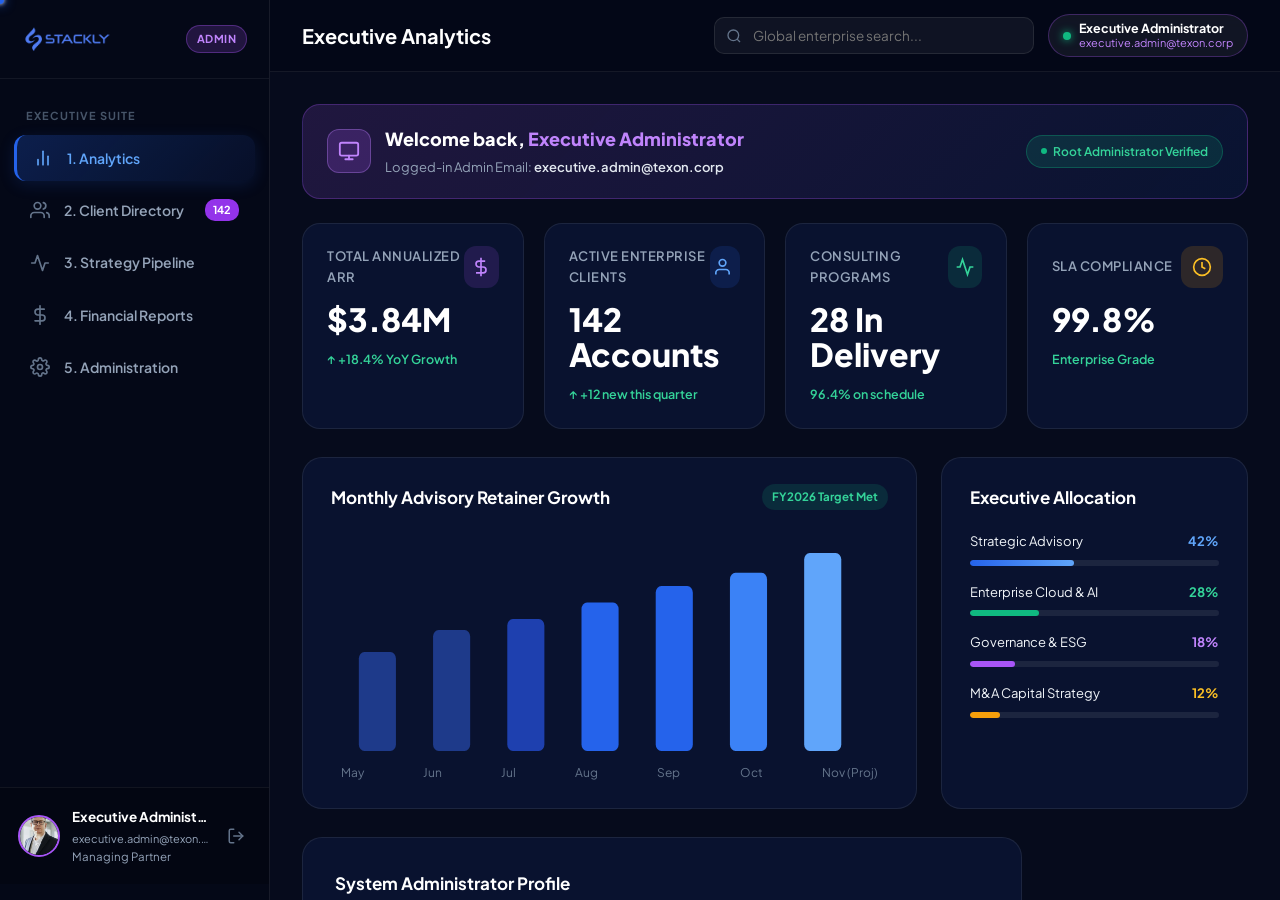
<file: dashboard-admin.html>
<!DOCTYPE html>
<html lang="en">
<head>
  <meta charset="UTF-8">
  <meta name="viewport" content="width=device-width, initial-scale=1.0">
  <meta http-equiv="X-UA-Compatible" content="ie=edge">
  <title>Executive Admin Portal | Texon Corporate Business</title>
  <meta name="description" content="Texon Executive Administrator Portal - Management of clients, revenues, strategic advisories, and system security.">
  <link rel="preconnect" href="https://fonts.googleapis.com">
  <link rel="preconnect" href="https://fonts.gstatic.com" crossorigin>
  <link href="https://fonts.googleapis.com/css2?family=Plus+Jakarta+Sans:wght@300;400;500;600;700;800&display=swap" rel="stylesheet">
  <link rel="stylesheet" href="asset/css/style.css">
  <link rel="stylesheet" href="asset/css/mobile-responsive.css">
</head>
<body style="margin: 0; background: #060b1c;">
  <!-- Custom Cursor Elements -->
  <div id="cursorRing" aria-hidden="true"></div>
  <div id="cursorDot" aria-hidden="true"></div>

  <div class="dash-app-layout">

    <!-- SIDEBAR: EXACTLY 5 OPTIONS -->
    <aside class="dash-sidebar" id="dashSidebar">
      <!-- Brand & Role Indicator -->
      <div class="dash-sidebar-brand">
        <a href="index.html" class="brand-logo" style="text-decoration: none;" aria-label="Stackly Home">
          <img src="asset/images/stackly_.webp" alt="Stackly" class="brand-logo-img" style="height: 30px;">
        </a>
        <span class="dash-sidebar-role-badge dash-sidebar-role-badge--admin">Admin</span>
      </div>

      <!-- EXACTLY 5 NAV ITEMS -->
      <nav class="dash-nav-menu" aria-label="Admin Dashboard Navigation">
        <span class="dash-nav-label">Executive Suite</span>

        <!-- Option 1: Executive Analytics -->
        <a class="dash-nav-link active" data-tab="tab-admin-analytics" data-name="Executive Analytics">
          <svg width="20" height="20" viewBox="0 0 24 24" fill="none" stroke="currentColor" stroke-width="2" stroke-linecap="round" stroke-linejoin="round">
            <line x1="18" y1="20" x2="18" y2="10"></line>
            <line x1="12" y1="20" x2="12" y2="4"></line>
            <line x1="6" y1="20" x2="6" y2="14"></line>
          </svg>
          <span>1. Analytics</span>
        </a>

        <!-- Option 2: Client Management -->
        <a class="dash-nav-link" data-tab="tab-admin-clients" data-name="Corporate Clients">
          <svg width="20" height="20" viewBox="0 0 24 24" fill="none" stroke="currentColor" stroke-width="2" stroke-linecap="round" stroke-linejoin="round">
            <path d="M17 21v-2a4 4 0 0 0-4-4H5a4 4 0 0 0-4 4v2"></path>
            <circle cx="9" cy="7" r="4"></circle>
            <path d="M23 21v-2a4 4 0 0 0-3-3.87"></path>
            <path d="M16 3.13a4 4 0 0 1 0 7.75"></path>
          </svg>
          <span>2. Client Directory</span>
          <span class="dash-nav-badge" style="background: #9333ea;">142</span>
        </a>

        <!-- Option 3: Strategy Pipeline -->
        <a class="dash-nav-link" data-tab="tab-admin-strategy" data-name="Advisory Pipeline">
          <svg width="20" height="20" viewBox="0 0 24 24" fill="none" stroke="currentColor" stroke-width="2" stroke-linecap="round" stroke-linejoin="round">
            <polyline points="22 12 18 12 15 21 9 3 6 12 2 12"></polyline>
          </svg>
          <span>3. Strategy Pipeline</span>
        </a>

        <!-- Option 4: Revenue & Financials -->
        <a class="dash-nav-link" data-tab="tab-admin-revenue" data-name="Revenue &amp; Financials">
          <svg width="20" height="20" viewBox="0 0 24 24" fill="none" stroke="currentColor" stroke-width="2" stroke-linecap="round" stroke-linejoin="round">
            <line x1="12" y1="1" x2="12" y2="23"></line>
            <path d="M17 5H9.5a3.5 3.5 0 0 0 0 7h5a3.5 3.5 0 0 1 0 7H6"></path>
          </svg>
          <span>4. Financial Reports</span>
        </a>

        <!-- Option 5: Team & Administration -->
        <a class="dash-nav-link" data-tab="tab-admin-settings" data-name="System &amp; Team Administration">
          <svg width="20" height="20" viewBox="0 0 24 24" fill="none" stroke="currentColor" stroke-width="2" stroke-linecap="round" stroke-linejoin="round">
            <circle cx="12" cy="12" r="3"></circle>
            <path d="M19.4 15a1.65 1.65 0 0 0 .33 1.82l.06.06a2 2 0 0 1 0 2.83 2 2 0 0 1-2.83 0l-.06-.06a1.65 1.65 0 0 0-1.82-.33 1.65 1.65 0 0 0-1 1.51V21a2 2 0 0 1-2 2 2 2 0 0 1-2-2v-.09A1.65 1.65 0 0 0 9 19.4a1.65 1.65 0 0 0-1.82.33l-.06.06a2 2 0 0 1-2.83 0 2 2 0 0 1 0-2.83l.06-.06a1.65 1.65 0 0 0 .33-1.82 1.65 1.65 0 0 0-1.51-1H3a2 2 0 0 1-2-2 2 2 0 0 1 2-2h.09A1.65 1.65 0 0 0 4.6 9a1.65 1.65 0 0 0-.33-1.82l-.06-.06a2 2 0 0 1 0-2.83 2 2 0 0 1 2.83 0l.06.06a1.65 1.65 0 0 0 1.82.33H9a1.65 1.65 0 0 0 1-1.51V3a2 2 0 0 1 2-2 2 2 0 0 1 2 2v.09a1.65 1.65 0 0 0 1 1.51 1.65 1.65 0 0 0 1.82-.33l.06-.06a2 2 0 0 1 2.83 0 2 2 0 0 1 0 2.83l-.06.06a1.65 1.65 0 0 0-.33 1.82V9a1.65 1.65 0 0 0 1.51 1H21a2 2 0 0 1 2 2 2 2 0 0 1-2 2h-.09a1.65 1.65 0 0 0-1.51 1z"></path>
          </svg>
          <span>5. Administration</span>
        </a>
      </nav>

      <!-- User footer -->
      <div class="dash-sidebar-footer">
        <img src="asset/images/team-aarav.webp" alt="Admin Avatar" class="dash-user-thumb" style="border-color: #a855f7;">
        <div class="dash-user-meta">
          <div class="dash-user-name" id="dashSidebarUserName">Executive Administrator</div>
          <div class="dash-user-email" id="dashSidebarUserEmail" style="font-size: 11px; color: #94a3b8; max-width: 140px; overflow: hidden; text-overflow: ellipsis; white-space: nowrap; margin-top: 2px;" title="executive.admin@texon.corp">executive.admin@texon.corp</div>
          <div class="dash-user-role-text">Managing Partner</div>
        </div>
        <a href="login.html" class="btn-sidebar-logout" title="Sign Out">
          <svg width="18" height="18" viewBox="0 0 24 24" fill="none" stroke="currentColor" stroke-width="2" stroke-linecap="round" stroke-linejoin="round">
            <path d="M9 21H5a2 2 0 0 1-2-2V5a2 2 0 0 1 2-2h4"></path>
            <polyline points="16 17 21 12 16 7"></polyline>
            <line x1="21" y1="12" x2="9" y2="12"></line>
          </svg>
        </a>
      </div>
    </aside>

    <!-- MAIN DASHBOARD CONTENT AREA -->
    <div class="dash-main-area">

      <!-- Topbar Header -->
      <header class="dash-topbar">
        <div class="dash-topbar-left">
          <button type="button" class="btn-toggle-dash-sidebar" id="dashSidebarToggle" aria-label="Toggle Sidebar">
            <svg width="20" height="20" viewBox="0 0 24 24" fill="none" stroke="currentColor" stroke-width="2" stroke-linecap="round" stroke-linejoin="round">
              <line x1="3" y1="12" x2="21" y2="12"></line>
              <line x1="3" y1="6" x2="21" y2="6"></line>
              <line x1="3" y1="18" x2="21" y2="18"></line>
            </svg>
          </button>
          <h2 class="dash-topbar-title" id="dashTopbarTitle">Executive Analytics</h2>
        </div>

        <div class="dash-topbar-actions">
          <div class="dash-topbar-search">
            <svg width="16" height="16" viewBox="0 0 24 24" fill="none" stroke="currentColor" stroke-width="2">
              <circle cx="11" cy="11" r="8"></circle>
              <line x1="21" y1="21" x2="16.65" y2="16.65"></line>
            </svg>
            <input type="text" placeholder="Global enterprise search..." onkeydown="if(event.key==='Enter')location.href='404.html'">
          </div>

          <!-- Topbar User Info Chip -->
          <div class="dash-user-chip" id="dashTopbarUserChip" style="display: flex; align-items: center; gap: 8px; padding: 6px 14px; background: rgba(255,255,255,0.06); border: 1px solid rgba(168,85,247,0.3); border-radius: 50px;">
            <span style="width: 8px; height: 8px; border-radius: 50%; background: #10b981; flex-shrink: 0; box-shadow: 0 0 8px #10b981;"></span>
            <div style="line-height: 1.25; text-align: left;">
              <div style="font-size: 12.5px; font-weight: 700; color: #ffffff;" class="dash-chip-name" id="dashTopbarUserName">Executive Administrator</div>
              <div style="font-size: 11px; color: #c084fc; max-width: 160px; overflow: hidden; text-overflow: ellipsis; white-space: nowrap;" class="dash-chip-email" id="dashTopbarUserEmail" title="executive.admin@texon.corp">executive.admin@texon.corp</div>
            </div>
          </div>

          <!-- Switch to Client Dashboard Option -->
         
          

         
          
      </header>

      <!-- VIEWPORT FOR 5 TAB PANELS -->
      <main class="dash-viewport">

        <!-- ==========================================
             PANEL 1: EXECUTIVE ANALYTICS
             ========================================== -->
        <div class="dash-content-panel active" id="tab-admin-analytics">

          <!-- Personalized Executive Session Welcome Banner -->
          <div class="dash-welcome-banner" style="background: linear-gradient(135deg, rgba(168,85,247,0.16) 0%, rgba(37,99,235,0.1) 100%); border: 1px solid rgba(168,85,247,0.28); border-radius: 18px; padding: 20px 24px; margin-bottom: 24px; display: flex; align-items: center; justify-content: space-between; flex-wrap: wrap; gap: 16px;">
            <div style="display: flex; align-items: center; gap: 14px;">
              <div style="width: 44px; height: 44px; border-radius: 12px; background: rgba(168,85,247,0.2); border: 1px solid rgba(192,132,252,0.35); display: flex; align-items: center; justify-content: center; color: #c084fc; flex-shrink: 0;">
                <svg width="22" height="22" viewBox="0 0 24 24" fill="none" stroke="currentColor" stroke-width="2" stroke-linecap="round" stroke-linejoin="round">
                  <rect x="2" y="3" width="20" height="14" rx="2" ry="2"></rect>
                  <line x1="8" y1="21" x2="16" y2="21"></line>
                  <line x1="12" y1="17" x2="12" y2="21"></line>
                </svg>
              </div>
              <div>
                <div style="font-size: 18px; font-weight: 800; color: #ffffff;">Welcome back, <span class="dash-banner-name" id="dashBannerUserName" style="color: #c084fc;">Executive Administrator</span></div>
                <div style="font-size: 13px; color: #94a3b8; margin-top: 3px;">Logged-in Admin Email: <strong class="dash-banner-email" id="dashBannerUserEmail" style="color: #e2e8f0; font-weight: 600;">executive.admin@texon.corp</strong></div>
              </div>
            </div>
            <div style="display: flex; align-items: center; gap: 10px;">
              <span style="display: inline-flex; align-items: center; gap: 6px; padding: 6px 14px; border-radius: 50px; background: rgba(16,185,129,0.15); border: 1px solid rgba(16,185,129,0.3); color: #34d399; font-size: 12px; font-weight: 600;">
                <span style="width: 6px; height: 6px; border-radius: 50%; background: #10b981;"></span>
                Root Administrator Verified
              </span>
            </div>
          </div>

          <!-- 4 High-level KPIs -->
          <div class="dash-kpi-grid">
            <div class="dash-kpi-card">
              <div class="dash-kpi-top">
                <span class="dash-kpi-title">Total Annualized ARR</span>
                <div class="dash-kpi-icon-wrap dash-kpi-icon-wrap--purple">
                  <svg width="20" height="20" viewBox="0 0 24 24" fill="none" stroke="currentColor" stroke-width="2"><line x1="12" y1="1" x2="12" y2="23"></line><path d="M17 5H9.5a3.5 3.5 0 0 0 0 7h5a3.5 3.5 0 0 1 0 7H6"></path></svg>
                </div>
              </div>
              <div class="dash-kpi-val">$3.84M</div>
              <div class="dash-kpi-delta dash-kpi-delta--up">
                <span>↑ +18.4% YoY Growth</span>
              </div>
            </div>

            <div class="dash-kpi-card">
              <div class="dash-kpi-top">
                <span class="dash-kpi-title">Active Enterprise Clients</span>
                <div class="dash-kpi-icon-wrap dash-kpi-icon-wrap--blue">
                  <svg width="20" height="20" viewBox="0 0 24 24" fill="none" stroke="currentColor" stroke-width="2"><path d="M17 21v-2a4 4 0 0 0-4-4H5a4 4 0 0 0-4 4v2"></path><circle cx="9" cy="7" r="4"></circle></svg>
                </div>
              </div>
              <div class="dash-kpi-val">142 Accounts</div>
              <div class="dash-kpi-delta dash-kpi-delta--up">
                <span>↑ +12 new this quarter</span>
              </div>
            </div>

            <div class="dash-kpi-card">
              <div class="dash-kpi-top">
                <span class="dash-kpi-title">Consulting Programs</span>
                <div class="dash-kpi-icon-wrap dash-kpi-icon-wrap--green">
                  <svg width="20" height="20" viewBox="0 0 24 24" fill="none" stroke="currentColor" stroke-width="2"><polyline points="22 12 18 12 15 21 9 3 6 12 2 12"></polyline></svg>
                </div>
              </div>
              <div class="dash-kpi-val">28 In Delivery</div>
              <div class="dash-kpi-delta dash-kpi-delta--up">
                <span>96.4% on schedule</span>
              </div>
            </div>

            <div class="dash-kpi-card">
              <div class="dash-kpi-top">
                <span class="dash-kpi-title">SLA Compliance</span>
                <div class="dash-kpi-icon-wrap dash-kpi-icon-wrap--amber">
                  <svg width="20" height="20" viewBox="0 0 24 24" fill="none" stroke="currentColor" stroke-width="2"><circle cx="12" cy="12" r="10"></circle><polyline points="12 6 12 12 16 14"></polyline></svg>
                </div>
              </div>
              <div class="dash-kpi-val">99.8%</div>
              <div class="dash-kpi-delta dash-kpi-delta--up">
                <span>Enterprise Grade</span>
              </div>
            </div>
          </div>

          <!-- Two Column Analytics View -->
          <div class="dash-two-col-grid">
            <!-- Monthly Revenue Chart -->
            <div class="dash-widget-card">
              <div class="dash-widget-header">
                <h3 class="dash-widget-title">Monthly Advisory Retainer Growth</h3>
                <span class="status-pill status-pill--active">FY2026 Target Met</span>
              </div>
              <!-- Bar Chart SVG -->
              <svg class="dash-chart-svg" viewBox="0 0 600 200" preserveAspectRatio="none">
                <!-- Bars -->
                <rect x="30" y="110" width="40" height="90" rx="6" fill="#1e3a8a"/>
                <rect x="110" y="90" width="40" height="110" rx="6" fill="#1e3a8a"/>
                <rect x="190" y="80" width="40" height="120" rx="6" fill="#1e40af"/>
                <rect x="270" y="65" width="40" height="135" rx="6" fill="#2563eb"/>
                <rect x="350" y="50" width="40" height="150" rx="6" fill="#2563eb"/>
                <rect x="430" y="38" width="40" height="162" rx="6" fill="#3b82f6"/>
                <rect x="510" y="20" width="40" height="180" rx="6" fill="#60a5fa"/>
              </svg>
              <div style="display: flex; justify-content: space-between; font-size: 12px; color: #64748b; margin-top: 12px; padding: 0 10px;">
                <span>May</span>
                <span>Jun</span>
                <span>Jul</span>
                <span>Aug</span>
                <span>Sep</span>
                <span>Oct</span>
                <span>Nov (Proj)</span>
              </div>
            </div>

            <!-- Operations Overview -->
            <div class="dash-widget-card">
              <div class="dash-widget-header">
                <h3 class="dash-widget-title">Executive Allocation</h3>
              </div>
              <div style="display: flex; flex-direction: column; gap: 16px;">
                <div>
                  <div style="display: flex; justify-content: space-between; font-size: 13px; margin-bottom: 4px;">
                    <span>Strategic Advisory</span>
                    <strong style="color: #60a5fa;">42%</strong>
                  </div>
                  <div class="dash-prog-bar"><div class="dash-prog-fill" style="width: 42%;"></div></div>
                </div>
                <div>
                  <div style="display: flex; justify-content: space-between; font-size: 13px; margin-bottom: 4px;">
                    <span>Enterprise Cloud &amp; AI</span>
                    <strong style="color: #34d399;">28%</strong>
                  </div>
                  <div class="dash-prog-bar"><div class="dash-prog-fill" style="width: 28%; background: #10b981;"></div></div>
                </div>
                <div>
                  <div style="display: flex; justify-content: space-between; font-size: 13px; margin-bottom: 4px;">
                    <span>Governance &amp; ESG</span>
                    <strong style="color: #c084fc;">18%</strong>
                  </div>
                  <div class="dash-prog-bar"><div class="dash-prog-fill" style="width: 18%; background: #a855f7;"></div></div>
                </div>
                <div>
                  <div style="display: flex; justify-content: space-between; font-size: 13px; margin-bottom: 4px;">
                    <span>M&amp;A Capital Strategy</span>
                    <strong style="color: #fbbf24;">12%</strong>
                  </div>
                  <div class="dash-prog-bar"><div class="dash-prog-fill" style="width: 12%; background: #f59e0b;"></div></div>
                </div>
              </div>
            </div>
          </div>
        </div>

        <!-- ==========================================
             PANEL 2: CORPORATE CLIENTS
             ========================================== -->
        <div class="dash-content-panel" id="tab-admin-clients">
          <div class="dash-widget-card">
            <div class="dash-widget-header">
              <h3 class="dash-widget-title">Enterprise Client Directory (142)</h3>
             <a href="404.html"><button class="btn-auth-submit" style="width: auto; padding: 8px 18px;" >+ Onboard New Client</button></a>
            </div>
            <div class="dash-table-wrap">
              <table class="dash-table">
                <thead>
                  <tr>
                    <th>Enterprise Account</th>
                    <th>Tier</th>
                    <th>Managing Partner</th>
                    <th>Active Sprints</th>
                    <th>Monthly Retainer</th>
                    <th>Action</th>
                  </tr>
                </thead>
                <tbody>
                  <tr>
                    <td><strong>Momentum Logistics Ltd.</strong></td>
                    <td><span class="status-pill status-pill--active">Enterprise Tier 1</span></td>
                    <td>Aarav Mehta</td>
                    <td>4 Sprints</td>
                    <td>$17,450 / mo</td>
                    <td><a href="404.html" style="color: #60a5fa;" >Manage →</a></td>
                  </tr>
                  <tr>
                    <td><strong>EcoHomes Green Capital</strong></td>
                    <td><span class="status-pill status-pill--active">Enterprise Tier 1</span></td>
                    <td>Siddharth Verma</td>
                    <td>2 Sprints</td>
                    <td>$12,800 / mo</td>
                    <td><a href="404.html" style="color: #60a5fa;" >Manage →</a></td>
                  </tr>
                  <tr>
                    <td><strong>Roadline Fleet Services</strong></td>
                    <td><span class="status-pill status-pill--progress">Growth Tier 2</span></td>
                    <td>Vikram Iyer</td>
                    <td>3 Sprints</td>
                    <td>$9,500 / mo</td>
                    <td><a href="404.html" style="color: #60a5fa;" >Manage →</a></td>
                  </tr>
                  <tr>
                    <td><strong>OmniCloud Enterprise Inc.</strong></td>
                    <td><span class="status-pill status-pill--active">Enterprise Tier 1</span></td>
                    <td>Sarah Johnson</td>
                    <td>5 Sprints</td>
                    <td>$24,000 / mo</td>
                    <td><a href="404.html" style="color: #60a5fa;" >Manage →</a></td>
                  </tr>
                </tbody>
              </table>
            </div>
          </div>
        </div>

        <!-- ==========================================
             PANEL 3: STRATEGY PIPELINE
             ========================================== -->
        <div class="dash-content-panel" id="tab-admin-strategy">
          <div class="dash-widget-card">
            <div class="dash-widget-header">
              <h3 class="dash-widget-title">Strategic Advisory Delivery Pipeline</h3>
              <span class="status-pill status-pill--active">Q4 Execution</span>
            </div>
            <div style="display: grid; grid-template-columns: repeat(auto-fit, minmax(260px, 1fr)); gap: 18px; margin-top: 16px;">
              <div style="background: rgba(255,255,255,0.03); border: 1px solid rgba(255,255,255,0.08); border-radius: 14px; padding: 18px;">
                <div style="display: flex; justify-content: space-between; align-items: center; margin-bottom: 12px;">
                  <span style="font-size: 12px; color: #60a5fa; font-weight: 700; text-transform: uppercase;">1. Discovery &amp; Audit</span>
                  <span class="dash-nav-badge">6</span>
                </div>
                <div style="background: #060b1c; padding: 12px; border-radius: 10px; margin-bottom: 10px;">
                  <strong style="color: #ffffff; font-size: 13.5px;">FinTech Architecture Review</strong>
                  <div style="font-size: 12px; color: #94a3b8; margin-top: 4px;">Apex Capital • Due Nov 18</div>
                </div>
                <div style="background: #060b1c; padding: 12px; border-radius: 10px;">
                  <strong style="color: #ffffff; font-size: 13.5px;">Global Supply Resilience</strong>
                  <div style="font-size: 12px; color: #94a3b8; margin-top: 4px;">Nordic Freight • Due Nov 22</div>
                </div>
              </div>

              <div style="background: rgba(255,255,255,0.03); border: 1px solid rgba(255,255,255,0.08); border-radius: 14px; padding: 18px;">
                <div style="display: flex; justify-content: space-between; align-items: center; margin-bottom: 12px;">
                  <span style="font-size: 12px; color: #34d399; font-weight: 700; text-transform: uppercase;">2. Sprint Delivery</span>
                  <span class="dash-nav-badge" style="background: #10b981;">14</span>
                </div>
                <div style="background: #060b1c; padding: 12px; border-radius: 10px; margin-bottom: 10px;">
                  <strong style="color: #ffffff; font-size: 13.5px;">ERP System Modernization</strong>
                  <div style="font-size: 12px; color: #94a3b8; margin-top: 4px;">Momentum • 84% Completed</div>
                </div>
                <div style="background: #060b1c; padding: 12px; border-radius: 10px;">
                  <strong style="color: #ffffff; font-size: 13.5px;">Sustainability Indexing</strong>
                  <div style="font-size: 12px; color: #94a3b8; margin-top: 4px;">EcoHomes • 92% Completed</div>
                </div>
              </div>

              <div style="background: rgba(255,255,255,0.03); border: 1px solid rgba(255,255,255,0.08); border-radius: 14px; padding: 18px;">
                <div style="display: flex; justify-content: space-between; align-items: center; margin-bottom: 12px;">
                  <span style="font-size: 12px; color: #c084fc; font-weight: 700; text-transform: uppercase;">3. Final Sign-off</span>
                  <span class="dash-nav-badge" style="background: #9333ea;">8</span>
                </div>
                <div style="background: #060b1c; padding: 12px; border-radius: 10px;">
                  <strong style="color: #ffffff; font-size: 13.5px;">Cloud Architecture Cutover</strong>
                  <div style="font-size: 12px; color: #94a3b8; margin-top: 4px;">Roadline • Ready for deployment</div>
                </div>
              </div>
            </div>
          </div>
        </div>

        <!-- ==========================================
             PANEL 4: FINANCIAL REPORTS
             ========================================== -->
        <div class="dash-content-panel" id="tab-admin-revenue">
          <div class="dash-widget-card">
            <div class="dash-widget-header">
              <h3 class="dash-widget-title">Corporate Revenue &amp; Financial Ledger</h3>
              <a href="404.html"></a><button class="btn-fill-demo" >Export CSV Ledger</button></a>
            </div>
            <div class="dash-table-wrap">
              <table class="dash-table">
                <thead>
                  <tr>
                    <th>Ledger Entry</th>
                    <th>Quarter</th>
                    <th>Category</th>
                    <th>Recognized ARR</th>
                    <th>Audit Status</th>
                  </tr>
                </thead>
                <tbody>
                  <tr>
                    <td><strong>Enterprise Retainer Contracts</strong></td>
                    <td>Q3 2026</td>
                    <td>Recurring Retainers</td>
                    <td>$2,450,000.00</td>
                    <td><span class="status-pill status-pill--active">Audited</span></td>
                  </tr>
                  <tr>
                    <td><strong>Strategic Consulting Projects</strong></td>
                    <td>Q3 2026</td>
                    <td>Fixed Sprints</td>
                    <td>$890,000.00</td>
                    <td><span class="status-pill status-pill--active">Audited</span></td>
                  </tr>
                  <tr>
                    <td><strong>Digital Governance Certification</strong></td>
                    <td>Q3 2026</td>
                    <td>Compliance Licensing</td>
                    <td>$500,000.00</td>
                    <td><span class="status-pill status-pill--active">Audited</span></td>
                  </tr>
                </tbody>
              </table>
            </div>
          </div>
        </div>

        <!-- ==========================================
             PANEL 5: ADMINISTRATION & TEAM
             ========================================== -->
        <div class="dash-content-panel" id="tab-admin-settings">
          <div class="dash-widget-card">
            <h3 class="dash-widget-title" style="margin-bottom: 20px;">Partner Roster &amp; Access Controls</h3>
            <div class="dash-table-wrap">
              <table class="dash-table">
                <thead>
                  <tr>
                    <th>Advisor Name</th>
                    <th>Role</th>
                    <th>Department</th>
                    <th>Active Accounts</th>
                    <th>Security Level</th>
                  </tr>
                </thead>
                <tbody>
                  <tr>
                    <td><strong>Aarav Mehta</strong></td>
                    <td>Managing Partner</td>
                    <td>Strategic Growth</td>
                    <td>18 Accounts</td>
                    <td><span class="status-pill status-pill--active">Root Admin</span></td>
                  </tr>
                  <tr>
                    <td><strong>Vikram Iyer</strong></td>
                    <td>Technology Partner</td>
                    <td>Enterprise Cloud</td>
                    <td>24 Accounts</td>
                    <td><span class="status-pill status-pill--active">Level 4</span></td>
                  </tr>
                  <tr>
                    <td><strong>Siddharth Verma</strong></td>
                    <td>Operations Partner</td>
                    <td>ESG &amp; Sustainability</td>
                    <td>15 Accounts</td>
                    <td><span class="status-pill status-pill--active">Level 4</span></td>
                  </tr>
                  <tr>
                    <td><strong>Sarah Johnson</strong></td>
                    <td>Executive Director</td>
                    <td>People &amp; Governance</td>
                    <td>21 Accounts</td>
                    <td><span class="status-pill status-pill--active">Level 4</span></td>
                  </tr>
                </tbody>
              </table>
            </div>
          </div>
        </div>

          <!-- Admin System Contact Settings -->
          <div class="dash-settings-card" style="margin-top: 24px;">
            <h3 class="dash-widget-title" style="margin-bottom: 20px;">System Administrator Profile</h3>
            <form onsubmit="event.preventDefault(); alert('Admin profile saved successfully!');">
              <div class="dash-form-row">
                <div class="auth-field-group">
                  <label class="auth-label">Administrator Name</label>
                  <input type="text" class="auth-input name-input" style="padding-left: 16px;" value="Aarav Mehta" required title="Only alphabetic letters and spaces allowed">
                </div>
                <div class="auth-field-group">
                  <label class="auth-label">Admin Email</label>
                  <input type="email" class="auth-input" style="padding-left: 16px;" value="admin@texon.com" required>
                </div>
              </div>
              <div class="auth-field-group">
                <label class="auth-label">Admin Contact Phone</label>
                <div style="position: relative; display: flex; align-items: center;">
                  <svg style="position: absolute; left: 14px; color: #64748b; pointer-events: none; flex-shrink: 0;" width="16" height="16" viewBox="0 0 24 24" fill="none" stroke="currentColor" stroke-width="2" stroke-linecap="round" stroke-linejoin="round">
                    <path d="M22 16.92v3a2 2 0 0 1-2.18 2 19.79 19.79 0 0 1-8.63-3.07A19.5 19.5 0 0 1 4.69 12 19.79 19.79 0 0 1 1.63 3.47 2 2 0 0 1 3.6 1.27h3a2 2 0 0 1 2 1.72c.127.96.361 1.903.7 2.81a2 2 0 0 1-.45 2.11L7.91 8.6a16 16 0 0 0 6 6l.95-.95a2 2 0 0 1 2.11-.45c.907.339 1.85.573 2.81.7A2 2 0 0 1 22 16.92z"></path>
                  </svg>
                  <input type="tel" class="auth-input phone-number-input" style="padding-left: 44px;" placeholder="e.g. 10095447818" inputmode="numeric" maxlength="15" value="10095447818" autocomplete="tel" title="Only numbers allowed">
                </div>
              </div>
             <a href="404.html"> <button type="submit" class="btn-auth-submit" style="width: auto; padding: 12px 28px; margin-top: 8px;">
                Save Administrator Settings
              </button></a>
            </form>
          </div>

      </main>
    </div>

  </div>

  <!-- Core Theme Script -->
  <script src="asset/js/main.js"></script>
</body>
</html>
</file>
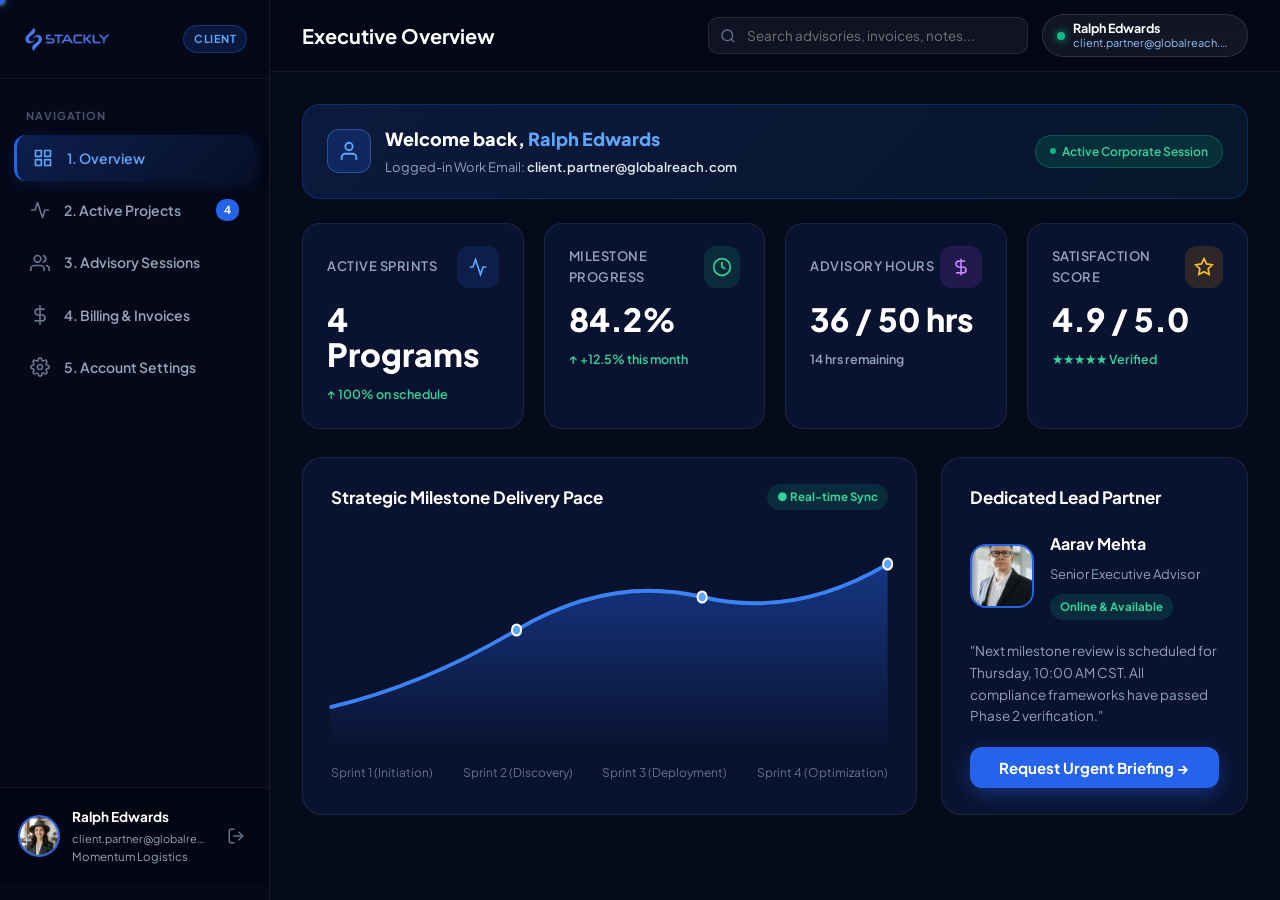
<file: dashboard-client.html>
<!DOCTYPE html>
<html lang="en">
<head>
  <meta charset="UTF-8">
  <meta name="viewport" content="width=device-width, initial-scale=1.0">
  <meta http-equiv="X-UA-Compatible" content="ie=edge">
  <title>Client Portal | Texon Corporate Business</title>
  <meta name="description" content="Texon Enterprise Client Dashboard - Monitor active advisories, milestones, and corporate metrics.">
  <link rel="preconnect" href="https://fonts.googleapis.com">
  <link rel="preconnect" href="https://fonts.gstatic.com" crossorigin>
  <link href="https://fonts.googleapis.com/css2?family=Plus+Jakarta+Sans:wght@300;400;500;600;700;800&display=swap" rel="stylesheet">
  <link rel="stylesheet" href="asset/css/style.css">
  <link rel="stylesheet" href="asset/css/mobile-responsive.css">
</head>
<body style="margin: 0; background: #060b1c;">
  <!-- Custom Cursor Elements -->
  <div id="cursorRing" aria-hidden="true"></div>
  <div id="cursorDot" aria-hidden="true"></div>

  <div class="dash-app-layout">

    <!-- SIDEBAR: EXACTLY 5 OPTIONS -->
    <aside class="dash-sidebar" id="dashSidebar">
      <!-- Brand & Role Indicator -->
      <div class="dash-sidebar-brand">
        <a href="index.html" class="brand-logo" style="text-decoration: none;" aria-label="Stackly Home">
          <img src="asset/images/stackly_.webp" alt="Stackly" class="brand-logo-img" style="height: 30px;">
        </a>
        <span class="dash-sidebar-role-badge dash-sidebar-role-badge--client">Client</span>
      </div>

      <!-- EXACTLY 5 NAV ITEMS -->
      <nav class="dash-nav-menu" aria-label="Client Dashboard Navigation">
        <span class="dash-nav-label">Navigation</span>

        <!-- Option 1: Overview -->
        <a class="dash-nav-link active" data-tab="tab-overview" data-name="Executive Overview">
          <svg width="20" height="20" viewBox="0 0 24 24" fill="none" stroke="currentColor" stroke-width="2" stroke-linecap="round" stroke-linejoin="round">
            <rect x="3" y="3" width="7" height="7"></rect>
            <rect x="14" y="3" width="7" height="7"></rect>
            <rect x="14" y="14" width="7" height="7"></rect>
            <rect x="3" y="14" width="7" height="7"></rect>
          </svg>
          <span>1. Overview</span>
        </a>

        <!-- Option 2: Active Projects -->
        <a class="dash-nav-link" data-tab="tab-projects" data-name="Active Projects &amp; Sprints">
          <svg width="20" height="20" viewBox="0 0 24 24" fill="none" stroke="currentColor" stroke-width="2" stroke-linecap="round" stroke-linejoin="round">
            <polyline points="22 12 18 12 15 21 9 3 6 12 2 12"></polyline>
          </svg>
          <span>2. Active Projects</span>
          <span class="dash-nav-badge">4</span>
        </a>

        <!-- Option 3: Advisory Sessions -->
        <a class="dash-nav-link" data-tab="tab-advisory" data-name="Advisory &amp; Consultations">
          <svg width="20" height="20" viewBox="0 0 24 24" fill="none" stroke="currentColor" stroke-width="2" stroke-linecap="round" stroke-linejoin="round">
            <path d="M17 21v-2a4 4 0 0 0-4-4H5a4 4 0 0 0-4 4v2"></path>
            <circle cx="9" cy="7" r="4"></circle>
            <path d="M23 21v-2a4 4 0 0 0-3-3.87"></path>
            <path d="M16 3.13a4 4 0 0 1 0 7.75"></path>
          </svg>
          <span>3. Advisory Sessions</span>
        </a>

        <!-- Option 4: Billing & Invoices -->
        <a class="dash-nav-link" data-tab="tab-billing" data-name="Billing &amp; Invoices">
          <svg width="20" height="20" viewBox="0 0 24 24" fill="none" stroke="currentColor" stroke-width="2" stroke-linecap="round" stroke-linejoin="round">
            <line x1="12" y1="1" x2="12" y2="23"></line>
            <path d="M17 5H9.5a3.5 3.5 0 0 0 0 7h5a3.5 3.5 0 0 1 0 7H6"></path>
          </svg>
          <span>4. Billing &amp; Invoices</span>
        </a>

        <!-- Option 5: Security & Settings -->
        <a class="dash-nav-link" data-tab="tab-settings" data-name="Account &amp; Security Settings">
          <svg width="20" height="20" viewBox="0 0 24 24" fill="none" stroke="currentColor" stroke-width="2" stroke-linecap="round" stroke-linejoin="round">
            <circle cx="12" cy="12" r="3"></circle>
            <path d="M19.4 15a1.65 1.65 0 0 0 .33 1.82l.06.06a2 2 0 0 1 0 2.83 2 2 0 0 1-2.83 0l-.06-.06a1.65 1.65 0 0 0-1.82-.33 1.65 1.65 0 0 0-1 1.51V21a2 2 0 0 1-2 2 2 2 0 0 1-2-2v-.09A1.65 1.65 0 0 0 9 19.4a1.65 1.65 0 0 0-1.82.33l-.06.06a2 2 0 0 1-2.83 0 2 2 0 0 1 0-2.83l.06-.06a1.65 1.65 0 0 0 .33-1.82 1.65 1.65 0 0 0-1.51-1H3a2 2 0 0 1-2-2 2 2 0 0 1 2-2h.09A1.65 1.65 0 0 0 4.6 9a1.65 1.65 0 0 0-.33-1.82l-.06-.06a2 2 0 0 1 0-2.83 2 2 0 0 1 2.83 0l.06.06a1.65 1.65 0 0 0 1.82.33H9a1.65 1.65 0 0 0 1-1.51V3a2 2 0 0 1 2-2 2 2 0 0 1 2 2v.09a1.65 1.65 0 0 0 1 1.51 1.65 1.65 0 0 0 1.82-.33l.06-.06a2 2 0 0 1 2.83 0 2 2 0 0 1 0 2.83l-.06.06a1.65 1.65 0 0 0-.33 1.82V9a1.65 1.65 0 0 0 1.51 1H21a2 2 0 0 1 2 2 2 2 0 0 1-2 2h-.09a1.65 1.65 0 0 0-1.51 1z"></path>
          </svg>
          <span>5. Account Settings</span>
        </a>
      </nav>

      <!-- User footer -->
      <div class="dash-sidebar-footer">
        <img src="asset/images/avatar-1.webp" alt="Client Avatar" class="dash-user-thumb">
        <div class="dash-user-meta">
          <div class="dash-user-name" id="dashSidebarUserName">Ralph Edwards</div>
          <div class="dash-user-email" id="dashSidebarUserEmail" style="font-size: 11px; color: #94a3b8; max-width: 140px; overflow: hidden; text-overflow: ellipsis; white-space: nowrap; margin-top: 2px;" title="client.partner@globalreach.com">client.partner@globalreach.com</div>
          <div class="dash-user-role-text">Momentum Logistics</div>
        </div>
        <a href="login.html" class="btn-sidebar-logout" title="Sign Out">
          <svg width="18" height="18" viewBox="0 0 24 24" fill="none" stroke="currentColor" stroke-width="2" stroke-linecap="round" stroke-linejoin="round">
            <path d="M9 21H5a2 2 0 0 1-2-2V5a2 2 0 0 1 2-2h4"></path>
            <polyline points="16 17 21 12 16 7"></polyline>
            <line x1="21" y1="12" x2="9" y2="12"></line>
          </svg>
        </a>
      </div>
    </aside>

    <!-- MAIN DASHBOARD CONTENT AREA -->
    <div class="dash-main-area">

      <!-- Topbar Header -->
      <header class="dash-topbar">
        <div class="dash-topbar-left">
          <button type="button" class="btn-toggle-dash-sidebar" id="dashSidebarToggle" aria-label="Toggle Sidebar">
            <svg width="20" height="20" viewBox="0 0 24 24" fill="none" stroke="currentColor" stroke-width="2" stroke-linecap="round" stroke-linejoin="round">
              <line x1="3" y1="12" x2="21" y2="12"></line>
              <line x1="3" y1="6" x2="21" y2="6"></line>
              <line x1="3" y1="18" x2="21" y2="18"></line>
            </svg>
          </button>
          <h2 class="dash-topbar-title" id="dashTopbarTitle">Executive Overview</h2>
        </div>

        <div class="dash-topbar-actions">
          <div class="dash-topbar-search">
            <svg width="16" height="16" viewBox="0 0 24 24" fill="none" stroke="currentColor" stroke-width="2">
              <circle cx="11" cy="11" r="8"></circle>
              <line x1="21" y1="21" x2="16.65" y2="16.65"></line>
            </svg>
            <input type="text" placeholder="Search advisories, invoices, notes..." onkeydown="if(event.key==='Enter')location.href='404.html'">
          </div>

          <!-- Topbar User Info Chip -->
          <div class="dash-user-chip" id="dashTopbarUserChip" style="display: flex; align-items: center; gap: 8px; padding: 6px 14px; background: rgba(255,255,255,0.06); border: 1px solid rgba(255,255,255,0.12); border-radius: 50px;">
            <span style="width: 8px; height: 8px; border-radius: 50%; background: #10b981; flex-shrink: 0; box-shadow: 0 0 8px #10b981;"></span>
            <div style="line-height: 1.25; text-align: left;">
              <div style="font-size: 12.5px; font-weight: 700; color: #ffffff;" class="dash-chip-name" id="dashTopbarUserName">Ralph Edwards</div>
              <div style="font-size: 11px; color: #93c5fd; max-width: 160px; overflow: hidden; text-overflow: ellipsis; white-space: nowrap;" class="dash-chip-email" id="dashTopbarUserEmail" title="client.partner@globalreach.com">client.partner@globalreach.com</div>
            </div>
          </div>

         

          
        </header>

      <!-- VIEWPORT FOR 5 TAB PANELS -->
      <main class="dash-viewport">

        <!-- ==========================================
             PANEL 1: EXECUTIVE OVERVIEW
             ========================================== -->
        <div class="dash-content-panel active" id="tab-overview">

          <!-- Personalized Executive Session Welcome Banner -->
          <div class="dash-welcome-banner" style="background: linear-gradient(135deg, rgba(37,99,235,0.16) 0%, rgba(14,165,233,0.08) 100%); border: 1px solid rgba(37,99,235,0.28); border-radius: 18px; padding: 20px 24px; margin-bottom: 24px; display: flex; align-items: center; justify-content: space-between; flex-wrap: wrap; gap: 16px;">
            <div style="display: flex; align-items: center; gap: 14px;">
              <div style="width: 44px; height: 44px; border-radius: 12px; background: rgba(37,99,235,0.2); border: 1px solid rgba(96,165,250,0.35); display: flex; align-items: center; justify-content: center; color: #60a5fa; flex-shrink: 0;">
                <svg width="22" height="22" viewBox="0 0 24 24" fill="none" stroke="currentColor" stroke-width="2" stroke-linecap="round" stroke-linejoin="round">
                  <path d="M20 21v-2a4 4 0 0 0-4-4H8a4 4 0 0 0-4 4v2"></path>
                  <circle cx="12" cy="7" r="4"></circle>
                </svg>
              </div>
              <div>
                <div style="font-size: 18px; font-weight: 800; color: #ffffff;">Welcome back, <span class="dash-banner-name" id="dashBannerUserName" style="color: #60a5fa;">Ralph Edwards</span></div>
                <div style="font-size: 13px; color: #94a3b8; margin-top: 3px;">Logged-in Work Email: <strong class="dash-banner-email" id="dashBannerUserEmail" style="color: #e2e8f0; font-weight: 600;">client.partner@globalreach.com</strong></div>
              </div>
            </div>
            <div style="display: flex; align-items: center; gap: 10px;">
              <span style="display: inline-flex; align-items: center; gap: 6px; padding: 6px 14px; border-radius: 50px; background: rgba(16,185,129,0.15); border: 1px solid rgba(16,185,129,0.3); color: #34d399; font-size: 12px; font-weight: 600;">
                <span style="width: 6px; height: 6px; border-radius: 50%; background: #10b981;"></span>
                Active Corporate Session
              </span>
            </div>
          </div>

          <!-- 4 KPI Metrics -->
          <div class="dash-kpi-grid">
            <div class="dash-kpi-card">
              <div class="dash-kpi-top">
                <span class="dash-kpi-title">Active Sprints</span>
                <div class="dash-kpi-icon-wrap dash-kpi-icon-wrap--blue">
                  <svg width="20" height="20" viewBox="0 0 24 24" fill="none" stroke="currentColor" stroke-width="2"><polyline points="22 12 18 12 15 21 9 3 6 12 2 12"></polyline></svg>
                </div>
              </div>
              <div class="dash-kpi-val">4 Programs</div>
              <div class="dash-kpi-delta dash-kpi-delta--up">
                <span>↑ 100% on schedule</span>
              </div>
            </div>

            <div class="dash-kpi-card">
              <div class="dash-kpi-top">
                <span class="dash-kpi-title">Milestone Progress</span>
                <div class="dash-kpi-icon-wrap dash-kpi-icon-wrap--green">
                  <svg width="20" height="20" viewBox="0 0 24 24" fill="none" stroke="currentColor" stroke-width="2"><circle cx="12" cy="12" r="10"></circle><polyline points="12 6 12 12 16 14"></polyline></svg>
                </div>
              </div>
              <div class="dash-kpi-val">84.2%</div>
              <div class="dash-kpi-delta dash-kpi-delta--up">
                <span>↑ +12.5% this month</span>
              </div>
            </div>

            <div class="dash-kpi-card">
              <div class="dash-kpi-top">
                <span class="dash-kpi-title">Advisory Hours</span>
                <div class="dash-kpi-icon-wrap dash-kpi-icon-wrap--purple">
                  <svg width="20" height="20" viewBox="0 0 24 24" fill="none" stroke="currentColor" stroke-width="2"><path d="M12 2v20M17 5H9.5a3.5 3.5 0 0 0 0 7h5a3.5 3.5 0 0 1 0 7H6"></path></svg>
                </div>
              </div>
              <div class="dash-kpi-val">36 / 50 hrs</div>
              <div class="dash-kpi-delta dash-kpi-delta--neutral">
                <span>14 hrs remaining</span>
              </div>
            </div>

            <div class="dash-kpi-card">
              <div class="dash-kpi-top">
                <span class="dash-kpi-title">Satisfaction Score</span>
                <div class="dash-kpi-icon-wrap dash-kpi-icon-wrap--amber">
                  <svg width="20" height="20" viewBox="0 0 24 24" fill="none" stroke="currentColor" stroke-width="2"><polygon points="12 2 15.09 8.26 22 9.27 17 14.14 18.18 21.02 12 17.77 5.82 21.02 7 14.14 2 9.27 8.91 8.26 12 2"></polygon></svg>
                </div>
              </div>
              <div class="dash-kpi-val">4.9 / 5.0</div>
              <div class="dash-kpi-delta dash-kpi-delta--up">
                <span>★★★★★ Verified</span>
              </div>
            </div>
          </div>

          <!-- Two Column Grid -->
          <div class="dash-two-col-grid">
            <!-- Strategic Performance Chart -->
            <div class="dash-widget-card">
              <div class="dash-widget-header">
                <h3 class="dash-widget-title">Strategic Milestone Delivery Pace</h3>
                <span class="status-pill status-pill--active">● Real-time Sync</span>
              </div>
              <!-- Interactive SVG Area / Line Chart -->
              <svg class="dash-chart-svg" viewBox="0 0 600 200" preserveAspectRatio="none">
                <defs>
                  <linearGradient id="clientChartGrad" x1="0" y1="0" x2="0" y2="1">
                    <stop offset="0%" stop-color="#2563eb" stop-opacity="0.45"/>
                    <stop offset="100%" stop-color="#2563eb" stop-opacity="0.0"/>
                  </linearGradient>
                </defs>
                <path d="M0,160 Q100,140 200,90 T400,60 T600,30 L600,200 L0,200 Z" fill="url(#clientChartGrad)"/>
                <path d="M0,160 Q100,140 200,90 T400,60 T600,30" fill="none" stroke="#3b82f6" stroke-width="3.5" stroke-linecap="round"/>
                <circle cx="200" cy="90" r="5" fill="#60a5fa" stroke="#ffffff" stroke-width="2"/>
                <circle cx="400" cy="60" r="5" fill="#60a5fa" stroke="#ffffff" stroke-width="2"/>
                <circle cx="600" cy="30" r="5" fill="#60a5fa" stroke="#ffffff" stroke-width="2"/>
              </svg>
              <div style="display: flex; justify-content: space-between; font-size: 12px; color: #64748b; margin-top: 12px;">
                <span>Sprint 1 (Initiation)</span>
                <span>Sprint 2 (Discovery)</span>
                <span>Sprint 3 (Deployment)</span>
                <span>Sprint 4 (Optimization)</span>
              </div>
            </div>

            <!-- Lead Consultant Card -->
            <div class="dash-widget-card">
              <div class="dash-widget-header">
                <h3 class="dash-widget-title">Dedicated Lead Partner</h3>
              </div>
              <div style="display: flex; gap: 16px; align-items: center; margin-bottom: 20px;">
                <img src="asset/images/team-aarav.webp" alt="Aarav Mehta" style="width: 64px; height: 64px; border-radius: 16px; object-fit: cover; border: 2px solid #2563eb;">
                <div>
                  <h4 style="font-size: 16px; margin: 0 0 4px; color: #ffffff;">Aarav Mehta</h4>
                  <span style="font-size: 13px; color: #94a3b8;">Senior Executive Advisor</span>
                  <div style="margin-top: 6px;">
                    <span class="status-pill status-pill--active">Online &amp; Available</span>
                  </div>
                </div>
              </div>
              <p style="font-size: 13.5px; color: #94a3b8; line-height: 1.6; margin-bottom: 20px;">
                "Next milestone review is scheduled for Thursday, 10:00 AM CST. All compliance frameworks have passed Phase 2 verification."
              </p>
              <a href="404.html"><button type="button" class="btn-auth-submit" style="padding: 11px;" >
                Request Urgent Briefing →
              </button></a>
            </div>
          </div>
        </div>

        <!-- ==========================================
             PANEL 2: ACTIVE PROJECTS
             ========================================== -->
        <div class="dash-content-panel" id="tab-projects">
          <div class="dash-widget-card" style="margin-bottom: 24px;">
            <div class="dash-widget-header">
              <h3 class="dash-widget-title">Corporate Transformation Roadmaps</h3>
              <a href="404.html"><button class="btn-fill-demo" >Download PDF Report</button></a>
            </div>
            <div class="dash-table-wrap">
              <table class="dash-table">
                <thead>
                  <tr>
                    <th>Program Name</th>
                    <th>Lead Advisor</th>
                    <th>Current Phase</th>
                    <th>Progress</th>
                    <th>Target Date</th>
                    <th>Status</th>
                  </tr>
                </thead>
                <tbody>
                  <tr>
                    <td><strong>Global Reach Expansion</strong></td>
                    <td>Aarav Mehta</td>
                    <td>Phase 3: Market Launch</td>
                    <td>
                      <div>92%</div>
                      <div class="dash-prog-bar"><div class="dash-prog-fill" style="width: 92%;"></div></div>
                    </td>
                    <td>Nov 28, 2026</td>
                    <td><span class="status-pill status-pill--active">On Track</span></td>
                  </tr>
                  <tr>
                    <td><strong>Enterprise Cloud Modernization</strong></td>
                    <td>Vikram Iyer</td>
                    <td>Phase 2: Migration</td>
                    <td>
                      <div>78%</div>
                      <div class="dash-prog-bar"><div class="dash-prog-fill" style="width: 78%;"></div></div>
                    </td>
                    <td>Dec 15, 2026</td>
                    <td><span class="status-pill status-pill--progress">In Progress</span></td>
                  </tr>
                  <tr>
                    <td><strong>Environmental Impact Audit</strong></td>
                    <td>Siddharth Verma</td>
                    <td>Phase 4: Final Certification</td>
                    <td>
                      <div>88%</div>
                      <div class="dash-prog-bar"><div class="dash-prog-fill" style="width: 88%;"></div></div>
                    </td>
                    <td>Jan 10, 2027</td>
                    <td><span class="status-pill status-pill--active">On Track</span></td>
                  </tr>
                  <tr>
                    <td><strong>Governance &amp; Shield Compliance</strong></td>
                    <td>Sarah Johnson</td>
                    <td>Phase 1: Architecture Review</td>
                    <td>
                      <div>45%</div>
                      <div class="dash-prog-bar"><div class="dash-prog-fill" style="width: 45%;"></div></div>
                    </td>
                    <td>Feb 04, 2027</td>
                    <td><span class="status-pill status-pill--pending">Under Review</span></td>
                  </tr>
                </tbody>
              </table>
            </div>
          </div>
        </div>

        <!-- ==========================================
             PANEL 3: ADVISORY SESSIONS
             ========================================== -->
        <div class="dash-content-panel" id="tab-advisory">
          <div class="dash-widget-card" style="margin-bottom: 24px;">
            <div class="dash-widget-header">
              <h3 class="dash-widget-title">Scheduled Consultation Sessions</h3>
              <button class="btn-auth-submit" style="width: auto; padding: 8px 18px;" onclick="alert('Session booking calendar opened.');">+ Book Executive Session</button>
            </div>
            <div style="display: grid; grid-template-columns: repeat(auto-fit, minmax(280px, 1fr)); gap: 20px; margin-top: 20px;">
              <div style="background: rgba(255,255,255,0.03); border: 1px solid rgba(255,255,255,0.08); border-radius: 16px; padding: 22px;">
                <div style="display: flex; gap: 12px; align-items: center; margin-bottom: 14px;">
                  <img src="asset/images/team-aarav.webp" alt="Advisor" style="width: 48px; height: 48px; border-radius: 12px; object-fit: cover;">
                  <div>
                    <h5 style="margin: 0; font-size: 15px; color: #ffffff;">Strategy &amp; Market Alignment</h5>
                    <span style="font-size: 12px; color: #60a5fa;">with Aarav Mehta</span>
                  </div>
                </div>
                <div style="font-size: 13px; color: #94a3b8; margin-bottom: 16px;">
                  📅 Thursday, Nov 12 • 10:00 AM - 11:30 AM CST<br>
                  📍 High-Security Video Room (Encrypted)
                </div>
                <a href="404.html"><button class="btn-auth-submit" style="padding: 10px; width: 100%;" >Join Video Room →</button></a>
              </div>

              <div style="background: rgba(255,255,255,0.03); border: 1px solid rgba(255,255,255,0.08); border-radius: 16px; padding: 22px;">
                <div style="display: flex; gap: 12px; align-items: center; margin-bottom: 14px;">
                  <img src="asset/images/team-vikram.webp" alt="Advisor" style="width: 48px; height: 48px; border-radius: 12px; object-fit: cover;">
                  <div>
                    <h5 style="margin: 0; font-size: 15px; color: #ffffff;">Cloud Architecture Deep Dive</h5>
                    <span style="font-size: 12px; color: #60a5fa;">with Vikram Iyer</span>
                  </div>
                </div>
                <div style="font-size: 13px; color: #94a3b8; margin-bottom: 16px;">
                  📅 Tuesday, Nov 17 • 02:00 PM - 03:00 PM CST<br>
                  📍 Technical Strategy Stream
                </div>
                <a href="404.html"><button class="btn-auth-submit" style="padding: 10px; width: 100%; background: #334155;" onclick="alert('Calendar invite synced.');">Synced to Calendar ✓</button></a>
              </div>
            </div>
          </div>
        </div>

        <!-- ==========================================
             PANEL 4: BILLING & INVOICES
             ========================================== -->
        <div class="dash-content-panel" id="tab-billing">
          <div class="dash-widget-card" style="margin-bottom: 24px;">
            <div class="dash-widget-header">
              <h3 class="dash-widget-title">Advisory Retainer &amp; Billing Records</h3>
              <span class="status-pill status-pill--active">Active Enterprise Pass</span>
            </div>
            <div class="dash-table-wrap">
              <table class="dash-table">
                <thead>
                  <tr>
                    <th>Invoice ID</th>
                    <th>Billing Cycle</th>
                    <th>Service Retainer</th>
                    <th>Total</th>
                    <th>Payment Status</th>
                    <th>Receipt</th>
                  </tr>
                </thead>
                <tbody>
                  <tr>
                    <td><code>#TXN-8841</code></td>
                    <td>October 2026</td>
                    <td>Global Strategic Advisory Pack</td>
                    <td>$4,500.00</td>
                    <td><span class="status-pill status-pill--active">Paid</span></td>
                    <td><a href="404.html" style="color: #60a5fa;" >PDF ⬇</a></td>
                  </tr>
                  <tr>
                    <td><code>#TXN-8219</code></td>
                    <td>September 2026</td>
                    <td>Enterprise Analytics Suite</td>
                    <td>$3,200.00</td>
                    <td><span class="status-pill status-pill--active">Paid</span></td>
                    <td><a href="404.html" style="color: #60a5fa;" >PDF ⬇</a></td>
                  </tr>
                  <tr>
                    <td><code>#TXN-7940</code></td>
                    <td>August 2026</td>
                    <td>Corporate Governance Kit</td>
                    <td>$1,950.00</td>
                    <td><span class="status-pill status-pill--active">Paid</span></td>
                    <td><a href="404.html" style="color: #60a5fa;" >PDF ⬇</a></td>
                  </tr>
                </tbody>
              </table>
            </div>
          </div>
        </div>

        <!-- ==========================================
             PANEL 5: ACCOUNT & SECURITY SETTINGS
             ========================================== -->
        <div class="dash-content-panel" id="tab-settings">
          <div class="dash-settings-card">
            <h3 class="dash-widget-title" style="margin-bottom: 20px;">Corporate Account Security &amp; Profile</h3>
            <form onsubmit="event.preventDefault(); alert('Security settings saved successfully!');">
              <div class="dash-form-row">
                <div class="auth-field-group">
                  <label class="auth-label">Executive Contact Name</label>
                  <input type="text" class="auth-input name-input" style="padding-left: 16px;" value="Ralph Edwards" required title="Only alphabetic letters and spaces allowed">
                </div>
                <div class="auth-field-group">
                  <label class="auth-label">Enterprise Name</label>
                  <input type="text" class="auth-input" style="padding-left: 16px;" value="Momentum Logistics Ltd." required>
                </div>
              </div>

              <div class="auth-field-group">
                <label class="auth-label">Primary Corporate Email</label>
                <input type="email" class="auth-input" style="padding-left: 16px;" value="client.partner@globalreach.com" required>
              </div>

              <div class="auth-field-group">
                <label class="auth-label">Contact Phone Number</label>
                <div style="position: relative; display: flex; align-items: center;">
                  <svg style="position: absolute; left: 14px; color: #64748b; pointer-events: none; flex-shrink: 0;" width="16" height="16" viewBox="0 0 24 24" fill="none" stroke="currentColor" stroke-width="2" stroke-linecap="round" stroke-linejoin="round">
                    <path d="M22 16.92v3a2 2 0 0 1-2.18 2 19.79 19.79 0 0 1-8.63-3.07A19.5 19.5 0 0 1 4.69 12 19.79 19.79 0 0 1 1.63 3.47 2 2 0 0 1 3.6 1.27h3a2 2 0 0 1 2 1.72c.127.96.361 1.903.7 2.81a2 2 0 0 1-.45 2.11L7.91 8.6a16 16 0 0 0 6 6l.95-.95a2 2 0 0 1 2.11-.45c.907.339 1.85.573 2.81.7A2 2 0 0 1 22 16.92z"></path>
                  </svg>
                  <input type="tel" class="auth-input phone-number-input" style="padding-left: 44px;" placeholder="e.g. 10095447818" inputmode="numeric" maxlength="15" value="10095447818" autocomplete="tel" title="Only numbers allowed">
                </div>
              </div>

              <div style="background: rgba(255,255,255,0.03); border: 1px solid rgba(255,255,255,0.08); border-radius: 14px; padding: 18px; margin: 20px 0;">
                <div style="display: flex; justify-content: space-between; align-items: center;">
                  <div>
                    <h5 style="margin: 0 0 4px; font-size: 14px; color: #ffffff;">Hardware Two-Factor Authentication (2FA)</h5>
                    <p style="margin: 0; font-size: 12.5px; color: #94a3b8;">Required for all wire approvals and strategy sign-offs.</p>
                  </div>
                  <span class="status-pill status-pill--active">Enabled</span>
                </div>
              </div>

              <a href="404.html"><button type="submit" class="btn-auth-submit" style="width: auto; padding: 12px 28px;">
                Save Profile Changes
              </button></a>
            </form>
          </div>
        </div>

      </main>
    </div>

  </div>

  <!-- Core Theme Script -->
  <script src="asset/js/main.js"></script>
</body>
</html>
</file>
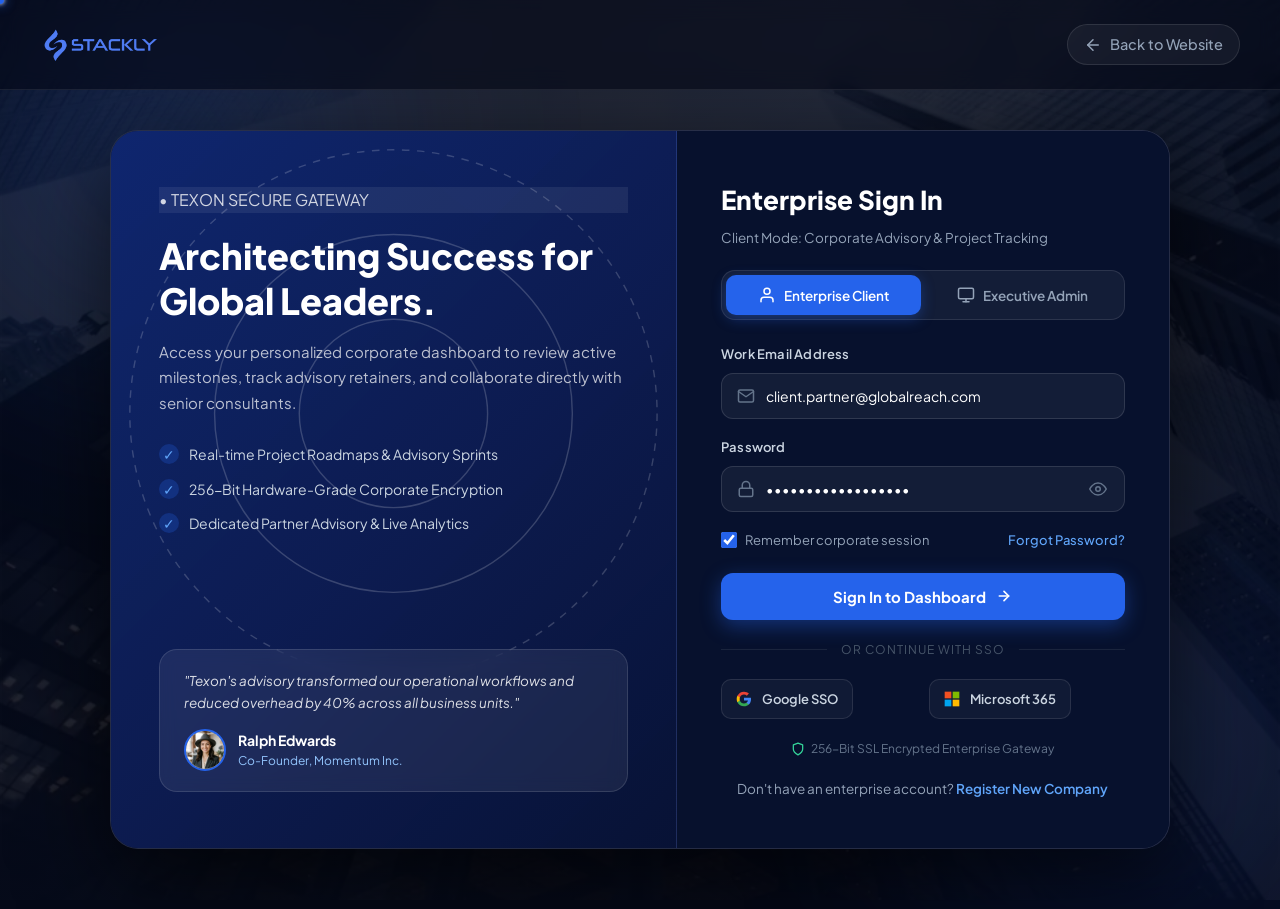
<file: login.html>
<!DOCTYPE html>
<html lang="en">
<head>
  <meta charset="UTF-8">
  <meta name="viewport" content="width=device-width, initial-scale=1.0">
  <meta http-equiv="X-UA-Compatible" content="ie=edge">
  <title>Corporate Login | Texon Business Portal</title>
  <meta name="description" content="Secure corporate sign-in for Enterprise Clients and Executive Administrators.">
  <link rel="preconnect" href="https://fonts.googleapis.com">
  <link rel="preconnect" href="https://fonts.gstatic.com" crossorigin>
  <link href="https://fonts.googleapis.com/css2?family=Plus+Jakarta+Sans:wght@300;400;500;600;700;800&display=swap" rel="stylesheet">
  <link rel="stylesheet" href="asset/css/style.css">
  <link rel="stylesheet" href="asset/css/mobile-responsive.css">
</head>
<body class="auth-page-body">
  <!-- Custom Cursor Elements -->
  <div id="cursorRing" aria-hidden="true"></div>
  <div id="cursorDot" aria-hidden="true"></div>

  <div class="auth-ambient-glow auth-ambient-glow--1"></div>
  <div class="auth-ambient-glow auth-ambient-glow--2"></div>

  <!-- Top Auth Header -->
  <header class="auth-top-header">
    <a href="index.html" class="brand-logo" aria-label="Stackly Corporate Home">
      <img src="asset/images/stackly_.webp" alt="Stackly" class="brand-logo-img">
    </a>
    <a href="index.html" class="auth-back-link">
      <svg width="18" height="18" viewBox="0 0 24 24" fill="none" stroke="currentColor" stroke-width="2" stroke-linecap="round" stroke-linejoin="round">
        <line x1="19" y1="12" x2="5" y2="12"></line>
        <polyline points="12 19 5 12 12 5"></polyline>
      </svg>
      <span>Back to Website</span>
    </a>
  </header>

  <!-- Main Auth Split Container -->
  <main class="auth-main-wrapper">
    <div class="auth-container-card">

      <!-- Left Brand Information Panel -->
      <div class="auth-brand-pane">
        <div class="auth-brand-pane-lines">
          <svg viewBox="0 0 600 600" fill="none">
            <circle cx="300" cy="300" r="280" stroke="white" stroke-width="1.5" stroke-dasharray="8 8"/>
            <circle cx="300" cy="300" r="190" stroke="white" stroke-width="1.5"/>
            <circle cx="300" cy="300" r="100" stroke="white" stroke-width="1.5"/>
          </svg>
        </div>

        <div class="auth-brand-content">
          <div class="section-badge-pill section-badge-pill--light" style="margin-bottom: 16px;">
            <span class="pill-dot">•</span> TEXON SECURE GATEWAY
          </div>
          <h2 class="auth-brand-title">
            Architecting Success for Global Leaders.
          </h2>
          <p class="auth-brand-desc">
            Access your personalized corporate dashboard to review active milestones, track advisory retainers, and collaborate directly with senior consultants.
          </p>

          <!-- Corporate Perks Checkmarks -->
          <ul class="auth-perks-list">
            <li class="auth-perk-item">
              <span class="auth-perk-icon">✓</span>
              <span>Real-time Project Roadmaps &amp; Advisory Sprints</span>
            </li>
            <li class="auth-perk-item">
              <span class="auth-perk-icon">✓</span>
              <span>256-Bit Hardware-Grade Corporate Encryption</span>
            </li>
            <li class="auth-perk-item">
              <span class="auth-perk-icon">✓</span>
              <span>Dedicated Partner Advisory &amp; Live Analytics</span>
            </li>
          </ul>
        </div>

        <!-- Verified Client Testimonial Box -->
        <div class="auth-testimonial-box">
          <p class="auth-testimonial-text">
            "Texon's advisory transformed our operational workflows and reduced overhead by 40% across all business units."
          </p>
          <div class="auth-testimonial-author">
            <img src="asset/images/avatar-1.webp" alt="Ralph Edwards" class="auth-testimonial-avatar">
            <div>
              <div class="auth-author-name">Ralph Edwards</div>
              <div class="auth-author-role">Co-Founder, Momentum Inc.</div>
            </div>
          </div>
        </div>
      </div>

      <!-- Right Form Panel -->
      <div class="auth-form-pane">
        <h1 class="auth-form-heading">Enterprise Sign In</h1>
        <p class="auth-form-subtitle" id="roleNoticeText">
          Client Mode: Corporate Advisory &amp; Project Tracking
        </p>

        <!-- TWO TYPE ROLE SELECTION TABS -->
        <div class="role-tabs-container" role="tablist" aria-label="Select Account Role">
          <button type="button" class="role-tab-btn active" data-role="client" id="roleTabClient">
            <svg width="18" height="18" viewBox="0 0 24 24" fill="none" stroke="currentColor" stroke-width="2" stroke-linecap="round" stroke-linejoin="round">
              <path d="M20 21v-2a4 4 0 0 0-4-4H8a4 4 0 0 0-4 4v2"></path>
              <circle cx="12" cy="7" r="4"></circle>
            </svg>
            <span>Enterprise Client</span>
          </button>
          <button type="button" class="role-tab-btn" data-role="admin" id="roleTabAdmin">
            <svg width="18" height="18" viewBox="0 0 24 24" fill="none" stroke="currentColor" stroke-width="2" stroke-linecap="round" stroke-linejoin="round">
              <rect x="2" y="3" width="20" height="14" rx="2" ry="2"></rect>
              <line x1="8" y1="21" x2="16" y2="21"></line>
              <line x1="12" y1="17" x2="12" y2="21"></line>
            </svg>
            <span>Executive Admin</span>
          </button>
        </div>

        <!-- Login Form -->
        <form id="authMainForm">
          <input type="hidden" id="selectedRoleInput" value="client">

          <div class="auth-field-group">
            <label for="authEmail" class="auth-label">Work Email Address</label>
            <div class="auth-input-wrap">
              <svg class="auth-icon-left" width="18" height="18" viewBox="0 0 24 24" fill="none" stroke="currentColor" stroke-width="2" stroke-linecap="round" stroke-linejoin="round">
                <path d="M4 4h16c1.1 0 2 .9 2 2v12c0 1.1-.9 2-2 2H4c-1.1 0-2-.9-2-2V6c0-1.1.9-2 2-2z"></path>
                <polyline points="22,6 12,13 2,6"></polyline>
              </svg>
              <input type="email" id="authEmail" class="auth-input" placeholder="executive@company.com" value="client.partner@globalreach.com" required>
            </div>
          </div>

          <div class="auth-field-group">
            <label for="authPassword" class="auth-label">Password</label>
            <div class="auth-input-wrap">
              <svg class="auth-icon-left" width="18" height="18" viewBox="0 0 24 24" fill="none" stroke="currentColor" stroke-width="2" stroke-linecap="round" stroke-linejoin="round">
                <rect x="3" y="11" width="18" height="11" rx="2" ry="2"></rect>
                <path d="M7 11V7a5 5 0 0 1 10 0v4"></path>
              </svg>
              <input type="password" id="authPassword" class="auth-input" placeholder="••••••••••••" value="ClientPartner2026!" required>
              <button type="button" class="auth-toggle-pwd" aria-label="Toggle password visibility">
                <svg width="18" height="18" viewBox="0 0 24 24" fill="none" stroke="currentColor" stroke-width="2" stroke-linecap="round" stroke-linejoin="round">
                  <path d="M1 12s4-8 11-8 11 8 11 8-4 8-11 8-11-8-11-8z"></path>
                  <circle cx="12" cy="12" r="3"></circle>
                </svg>
              </button>
            </div>
          </div>

          <div class="auth-aux-row">
            <label class="auth-checkbox-label">
              <input type="checkbox" checked>
              <span>Remember corporate session</span>
            </label>
            <a href="404.html" class="auth-forgot-link" >Forgot Password?</a>
          </div>

          <button type="submit" class="btn-auth-submit" id="authSubmitBtn">
            <span>Sign In to Dashboard</span>
            <svg width="16" height="16" viewBox="0 0 24 24" fill="none" stroke="currentColor" stroke-width="2.5" stroke-linecap="round" stroke-linejoin="round">
              <line x1="5" y1="12" x2="19" y2="12"></line>
              <polyline points="12 5 19 12 12 19"></polyline>
            </svg>
          </button>

          <!-- Quick Fill Demo Switcher -->
         

          <!-- SSO Options -->
          <div class="auth-divider">
            <span>Or continue with SSO</span>
          </div>

          <div class="auth-sso-grid">
            <a href="404.html"> <button type="button" class="btn-auth-sso">
              <svg width="16" height="16" viewBox="0 0 24 24" fill="currentColor">
                <path d="M22.56 12.25c0-.78-.07-1.53-.2-2.25H12v4.26h5.92c-.26 1.37-1.04 2.53-2.21 3.31v2.77h3.57c2.08-1.92 3.28-4.74 3.28-8.09z" fill="#4285F4"/>
                <path d="M12 23c2.97 0 5.46-.98 7.28-2.66l-3.57-2.77c-.98.66-2.23 1.06-3.71 1.06-2.86 0-5.29-1.93-6.16-4.53H2.18v2.84C3.99 20.53 7.7 23 12 23z" fill="#34A853"/>
                <path d="M5.84 14.09c-.22-.66-.35-1.36-.35-2.09s.13-1.43.35-2.09V7.06H2.18C1.43 8.55 1 10.22 1 12s.43 3.45 1.18 4.94l2.85-2.22.81-.63z" fill="#FBBC05"/>
                <path d="M12 5.38c1.62 0 3.06.56 4.21 1.64l3.15-3.15C17.45 2.09 14.97 1 12 1 7.7 1 3.99 3.47 2.18 7.06l3.66 2.84c.87-2.6 3.3-4.52 6.16-4.52z" fill="#EA4335"/>
              </svg>
              <span>Google SSO</span>
            </button> </a>
            <a href="404.html"> <button type="button" class="btn-auth-sso" >
              <svg width="16" height="16" viewBox="0 0 24 24" fill="currentColor">
                <rect x="1" y="1" width="10" height="10" fill="#F25022"/>
                <rect x="13" y="1" width="10" height="10" fill="#7FBA00"/>
                <rect x="1" y="13" width="10" height="10" fill="#00A4EF"/>
                <rect x="13" y="13" width="10" height="10" fill="#FFB900"/>
              </svg>
              <span>Microsoft 365</span>
            </button></a>
          </div>

          <div class="auth-security-seal">
            <svg width="14" height="14" viewBox="0 0 24 24" fill="none" stroke="currentColor" stroke-width="2.2" stroke-linecap="round" stroke-linejoin="round">
              <path d="M12 22s8-4 8-10V5l-8-3-8 3v7c0 6 8 10 8 10z"></path>
            </svg>
            <span>256-Bit SSL Encrypted Enterprise Gateway</span>
          </div>

          <div class="auth-switch-text">
            Don't have an enterprise account? <a href="signup.html">Register New Company</a>
          </div>
        </form>
      </div>

    </div>
  </main>

  <!-- Core Theme Script -->
  <script src="asset/js/main.js"></script>
</body>
</html>
</file>
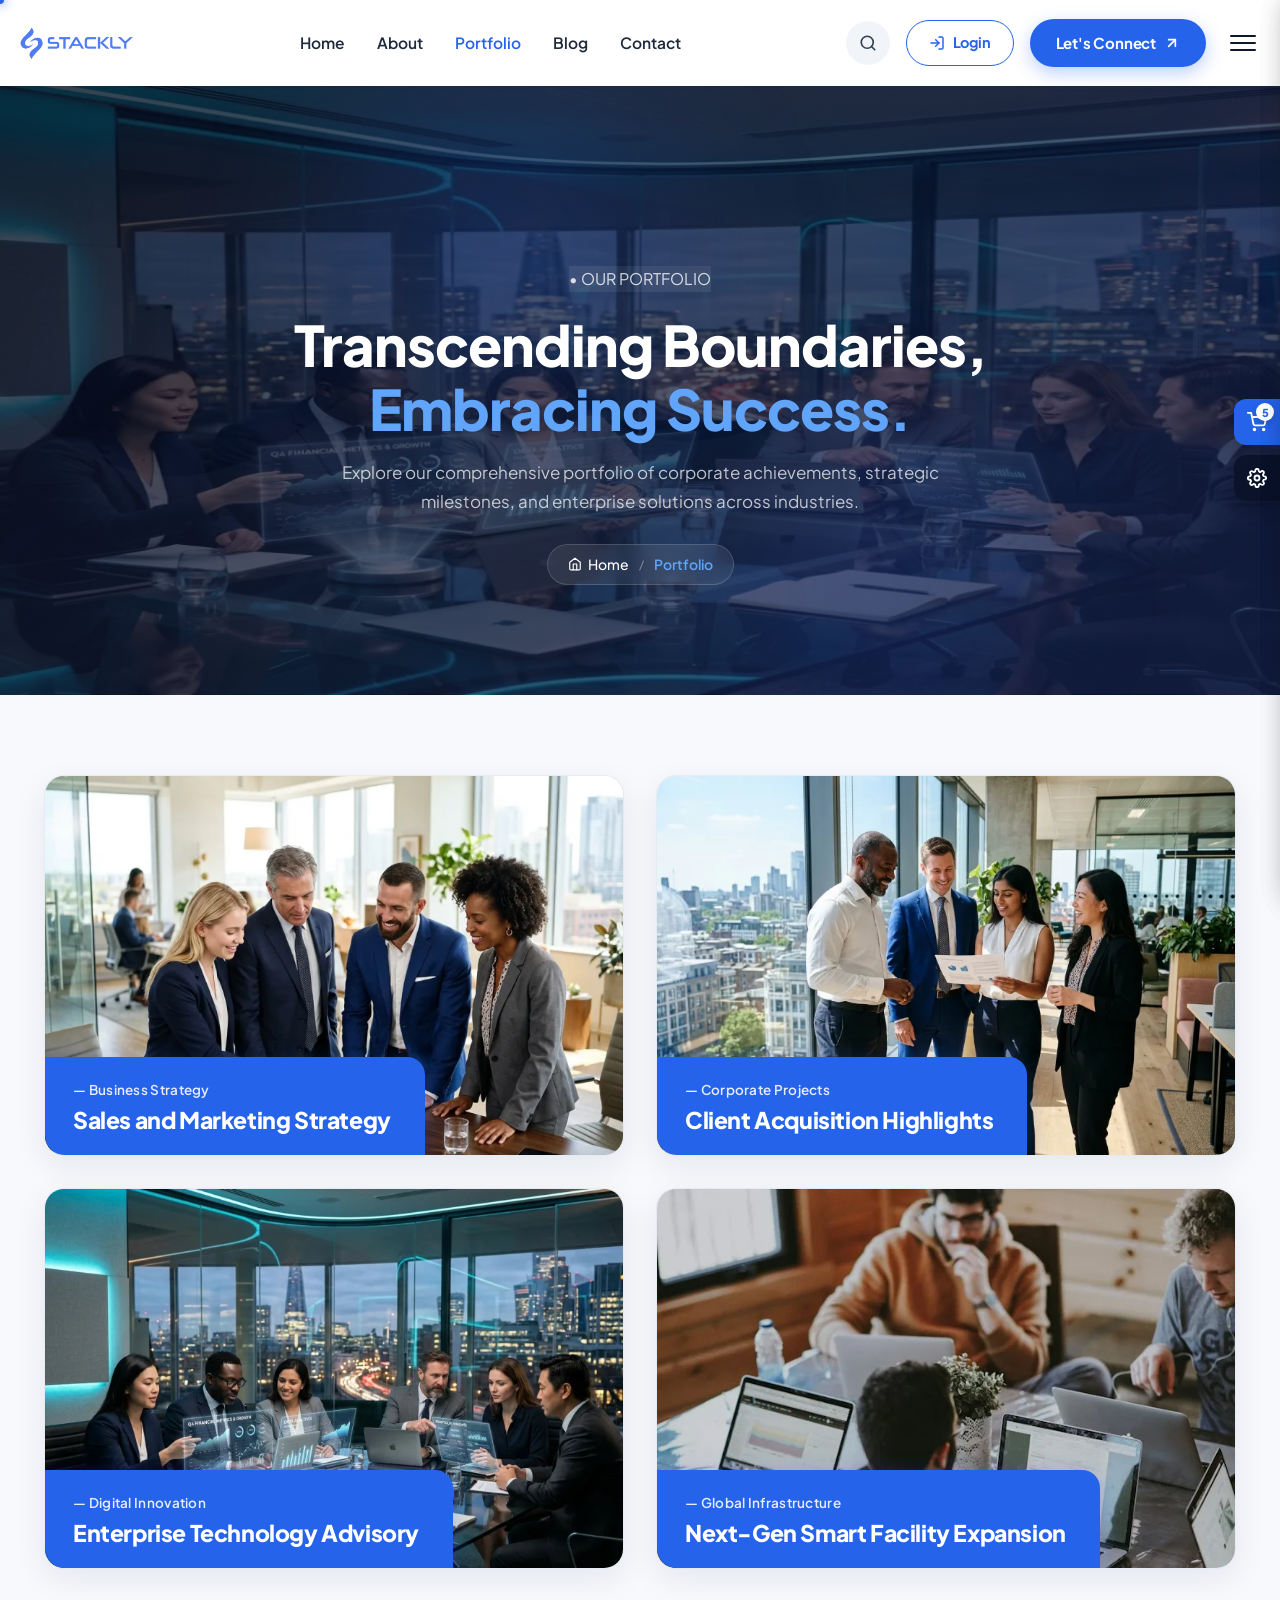
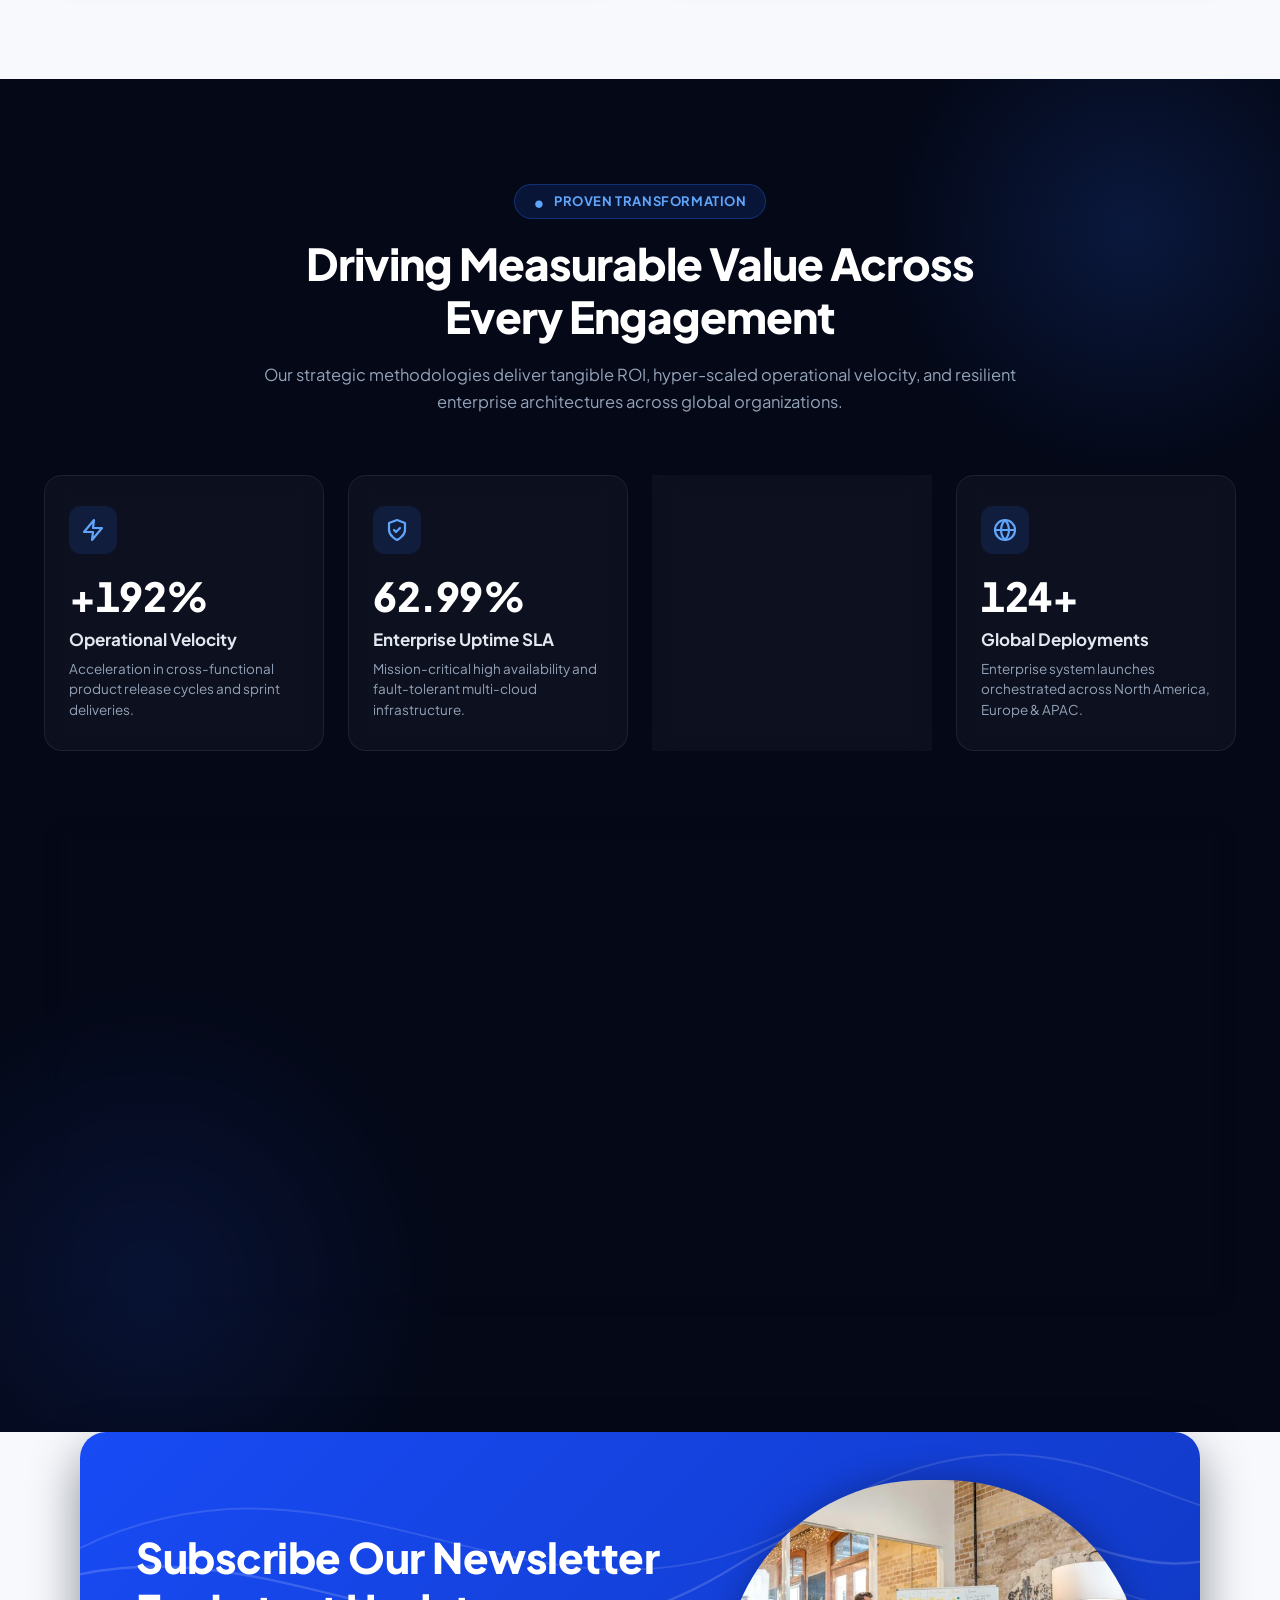
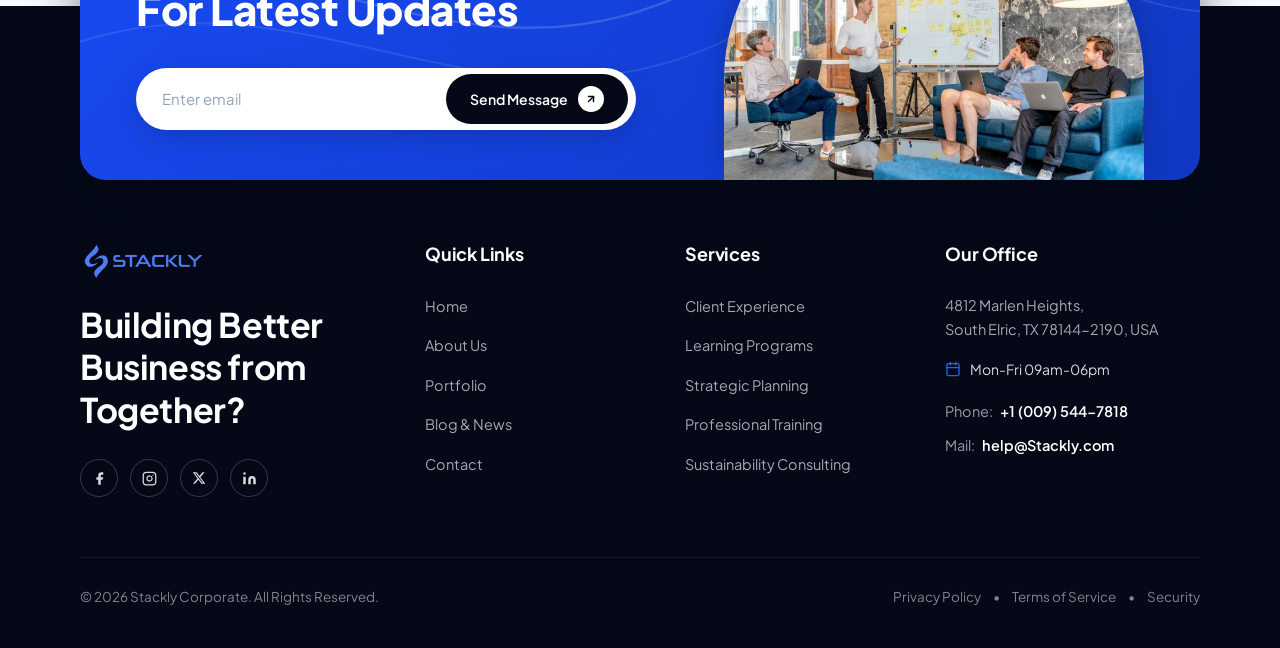
<file: portfolio.html>
<!DOCTYPE html>
<html lang="en">
<head>
  <meta charset="UTF-8">
  <meta name="viewport" content="width=device-width, initial-scale=1.0">
  <meta http-equiv="X-UA-Compatible" content="ie=edge">
  <title>Portfolio &amp; Case Studies | Texon Corporate Business</title>
  <meta name="description" content="Explore our track record of transforming corporate challenges into sustainable, measurable milestones.">
  <link rel="preconnect" href="https://fonts.googleapis.com">
  <link rel="preconnect" href="https://fonts.gstatic.com" crossorigin>
  <link href="https://fonts.googleapis.com/css2?family=Plus+Jakarta+Sans:wght@300;400;500;600;700;800&display=swap" rel="stylesheet">
  <link rel="stylesheet" href="asset/css/style.css">
  <link rel="stylesheet" href="asset/css/mobile-responsive.css">
</head>
<body>
  <!-- Custom Cursor Elements -->
  <div id="cursorRing" aria-hidden="true"></div>
  <div id="cursorDot" aria-hidden="true"></div>

  <!-- Floating Quick Cart Trigger (Right Edge) -->
  <aside class="floating-quick-tools" aria-label="Page Quick Tools">
    <button type="button" class="btn-quick-cart" id="quickCartBtn" aria-label="View Corporate Cart">
      <svg width="20" height="20" viewBox="0 0 24 24" fill="none" stroke="currentColor" stroke-width="2.2" stroke-linecap="round" stroke-linejoin="round">
        <circle cx="9" cy="21" r="1"></circle>
        <circle cx="20" cy="21" r="1"></circle>
        <path d="M1 1h4l2.68 13.39a2 2 0 0 0 2 1.61h9.72a2 2 0 0 0 2-1.61L23 6H6"></path>
      </svg>
      <span class="cart-badge-count" id="cartCountBadge">5</span>
    </button>
    <button type="button" class="btn-theme-gear" id="themeGearBtn" aria-label="Theme Color Customizer">
      <svg width="20" height="20" viewBox="0 0 24 24" fill="none" stroke="currentColor" stroke-width="2.2" stroke-linecap="round" stroke-linejoin="round">
        <circle cx="12" cy="12" r="3"></circle>
        <path d="M19.4 15a1.65 1.65 0 0 0 .33 1.82l.06.06a2 2 0 0 1 0 2.83 2 2 0 0 1-2.83 0l-.06-.06a1.65 1.65 0 0 0-1.82-.33 1.65 1.65 0 0 0-1 1.51V21a2 2 0 0 1-2 2 2 2 0 0 1-2-2v-.09A1.65 1.65 0 0 0 9 19.4a1.65 1.65 0 0 0-1.82.33l-.06.06a2 2 0 0 1-2.83 0 2 2 0 0 1 0-2.83l.06-.06a1.65 1.65 0 0 0 .33-1.82 1.65 1.65 0 0 0-1.51-1H3a2 2 0 0 1-2-2 2 2 0 0 1 2-2h.09A1.65 1.65 0 0 0 4.6 9a1.65 1.65 0 0 0-.33-1.82l-.06-.06a2 2 0 0 1 0-2.83 2 2 0 0 1 2.83 0l.06.06a1.65 1.65 0 0 0 1.82.33H9a1.65 1.65 0 0 0 1-1.51V3a2 2 0 0 1 2-2 2 2 0 0 1 2 2v.09a1.65 1.65 0 0 0 1 1.51 1.65 1.65 0 0 0 1.82-.33l.06-.06a2 2 0 0 1 2.83 0 2 2 0 0 1 0 2.83l-.06.06a1.65 1.65 0 0 0-.33 1.82V9a1.65 1.65 0 0 0 1.51 1H21a2 2 0 0 1 2 2 2 2 0 0 1-2 2h-.09a1.65 1.65 0 0 0-1.51 1z"></path>
      </svg>
    </button>
  </aside>

  <!-- Main Corporate Header -->
  <header class="site-header scrolled" id="mainHeader">
    <div class="header-container">
      <!-- Brand Logo -->
      <a href="index.html" class="brand-logo" aria-label="Stackly Corporate Home">
        <img src="asset/images/stackly_.webp" alt="Stackly" class="brand-logo-img">
      </a>

      <!-- Desktop Navigation Menu -->
      <nav class="desktop-nav" aria-label="Primary Navigation">
        <ul class="nav-list">
          <li class="nav-item">
            <a href="index.html" class="nav-link">Home</a>
          </li>
          <li class="nav-item">
            <a href="about.html" class="nav-link">About</a>
          </li>
          <li class="nav-item active">
            <a href="portfolio.html" class="nav-link">Portfolio</a>
          </li>
          <li class="nav-item">
            <a href="blog.html" class="nav-link">Blog</a>
          </li>
          <li class="nav-item">
            <a href="contact.html" class="nav-link">Contact</a>
          </li>
        </ul>
      </nav>

      <!-- Header Right Tools -->
      <div class="header-actions">
        <!-- Search Trigger Button -->
        <a href="404.html" class="btn-icon-round" id="searchTriggerBtn" aria-label="Open Search">
          <svg width="18" height="18" viewBox="0 0 24 24" fill="none" stroke="currentColor" stroke-width="2.2" stroke-linecap="round" stroke-linejoin="round">
            <circle cx="11" cy="11" r="8"></circle>
            <line x1="21" y1="21" x2="16.65" y2="16.65"></line>
          </svg>
        </a>

        <a href="login.html" class="btn-login" id="loginTriggerBtn" aria-label="Client Login">
          <svg width="16" height="16" viewBox="0 0 24 24" fill="none" stroke="currentColor" stroke-width="2.2" stroke-linecap="round" stroke-linejoin="round">
            <path d="M15 3h4a2 2 0 0 1 2 2v14a2 2 0 0 1-2 2h-4"></path>
            <polyline points="10 17 15 12 10 7"></polyline>
            <line x1="15" y1="12" x2="3" y2="12"></line>
          </svg>
          <span>Login</span>
        </a>

        <a href="404.html" class="btn-connect" aria-label="Let's Connect">
          <span>Let's Connect</span>
          <svg width="16" height="16" viewBox="0 0 24 24" fill="none" stroke="currentColor" stroke-width="2.5" stroke-linecap="round" stroke-linejoin="round">
            <line x1="7" y1="17" x2="17" y2="7"></line>
            <polyline points="7 7 17 7 17 17"></polyline>
          </svg>
        </a>

        <button type="button" class="btn-hamburger" id="hamburgerBtn" aria-label="Toggle Mobile Navigation">
          <span></span>
          <span></span>
          <span></span>
        </button>
      </div>
    </div>
  </header>

  <!-- ========== SUBPAGE HERO SECTION ========== -->
  <section class="page-hero-banner page-hero-banner--portfolio" id="hero">
    <div class="page-hero-glow-1"></div>
    <div class="page-hero-glow-2"></div>
    <div class="page-hero-deco" aria-hidden="true">
      <svg viewBox="0 0 1440 320" preserveAspectRatio="none">
        <path d="M0,160 C320,300 420,60 640,160 C860,260 1120,40 1440,120 L1440,320 L0,320 Z" fill="rgba(255,255,255,0.02)"/>
      </svg>
    </div>
    <div class="page-hero-inner">
      <div class="section-badge-pill section-badge-pill--light page-hero-pill">
        <span class="pill-dot">•</span> OUR PORTFOLIO
      </div>
      <h1 class="page-hero-title">
        Transcending Boundaries,<br>
        <span style="color: #60a5fa;">Embracing Success.</span>
      </h1>
      <p class="page-hero-subtitle">
        Explore our comprehensive portfolio of corporate achievements, strategic milestones, and enterprise solutions across industries.
      </p>
      <nav class="page-hero-breadcrumb" aria-label="Breadcrumb">
        <a href="index.html">
          <svg width="14" height="14" viewBox="0 0 24 24" fill="none" stroke="currentColor" stroke-width="2" stroke-linecap="round" stroke-linejoin="round"><path d="M3 9l9-7 9 7v11a2 2 0 0 1-2 2H5a2 2 0 0 1-2-2z"></path><polyline points="9 22 9 12 15 12 15 22"></polyline></svg>
          Home
        </a>
        <span class="breadcrumb-separator">/</span>
        <span class="breadcrumb-current">Portfolio</span>
      </nav>
    </div>
  </section>
  <!-- ========== /SUBPAGE HERO SECTION ========== -->

  <!-- Content Section Container (Ready for additional sections based on your screenshots) -->
  <main class="subpage-content-area" id="pageContent">

    <!-- ========== PORTFOLIO SHOWCASE GALLERY (Matching Screenshot) ========== -->
    <section class="portfolio-gallery-section" id="portfolioGallery" aria-label="Portfolio Projects Showcase">
      <div class="portfolio-gallery-container">
        
        <div class="portfolio-masonry-grid">
          
          <!-- Card 1: Sales and Marketing Strategy (Exact from Screenshot) -->
          <article class="portfolio-showcase-card">
            <div class="portfolio-showcase-media">
              <img src="asset/images/portfolio-sales-strategy.webp" alt="Sales and Marketing Strategy - Business Strategy" width="800" height="598" loading="lazy">
              <div class="portfolio-card-badge">
                <span class="portfolio-badge-category">— Business Strategy</span>
                <h3 class="portfolio-badge-title">Sales and Marketing Strategy</h3>
              </div>
            </div>
          </article>

          <!-- Card 2: Client Acquisition Highlights (Exact from Screenshot) -->
          <article class="portfolio-showcase-card">
            <div class="portfolio-showcase-media">
              <img src="asset/images/portfolio-client-acquisition.webp" alt="Client Acquisition Highlights - Corporate Projects" width="800" height="598" loading="lazy">
              <div class="portfolio-card-badge">
                <span class="portfolio-badge-category">— Corporate Projects</span>
                <h3 class="portfolio-badge-title">Client Acquisition Highlights</h3>
              </div>
            </div>
          </article>

          <!-- Card 3: Enterprise Technology Advisory (Matching Screenshot Row 2) -->
          <article class="portfolio-showcase-card">
            <div class="portfolio-showcase-media">
              <img src="asset/images/portfolio-tech-advisory.webp" alt="Enterprise Technology Advisory - Digital Transformation" width="800" height="598" loading="lazy">
              <div class="portfolio-card-badge">
                <span class="portfolio-badge-category">— Digital Innovation</span>
                <h3 class="portfolio-badge-title">Enterprise Technology Advisory</h3>
              </div>
            </div>
          </article>

          <!-- Card 4: Next-Gen Smart Facility Expansion (Matching Screenshot Row 2) -->
          <article class="portfolio-showcase-card">
            <div class="portfolio-showcase-media">
              <img src="asset/images/portfolio-smart-facility.webp" alt="Next-Gen Smart Facility Expansion - Global Infrastructure" width="800" height="598" loading="lazy">
              <div class="portfolio-card-badge">
                <span class="portfolio-badge-category">— Global Infrastructure</span>
                <h3 class="portfolio-badge-title">Next-Gen Smart Facility Expansion</h3>
              </div>
            </div>
          </article>

        </div><!-- /portfolio-masonry-grid -->

      </div>
    </section>

    <!-- ========== MEASURABLE IMPACT METRICS & CASE STUDY SPOTLIGHT ========== -->
    <section class="portfolio-metrics-section" id="metrics" aria-label="Transformation Impact and Metrics">
      <div class="portfolio-metrics-container">
        
        <!-- Section Header -->
        <div class="portfolio-metrics-header">
          <div class="metrics-pill-badge">
            <span class="bullet-dot">•</span> PROVEN TRANSFORMATION
          </div>
          <h2 class="metrics-main-title">
            Driving Measurable Value Across Every Engagement
          </h2>
          <p class="metrics-sub-title">
            Our strategic methodologies deliver tangible ROI, hyper-scaled operational velocity, and resilient enterprise architectures across global organizations.
          </p>
        </div>

        <!-- 4-Stat Metric Counters -->
        <div class="portfolio-stats-grid">
          
          <!-- Stat 1 -->
          <div class="stat-counter-card">
            <div class="stat-icon-wrap" aria-hidden="true">
              <svg width="24" height="24" viewBox="0 0 24 24" fill="none" stroke="currentColor" stroke-width="2.2" stroke-linecap="round" stroke-linejoin="round">
                <polygon points="13 2 3 14 12 14 11 22 21 10 12 10 13 2"></polygon>
              </svg>
            </div>
            <div class="stat-number-display">
              +<span class="counter-num" data-target="340">0</span>%
            </div>
            <div class="stat-metric-label">Operational Velocity</div>
            <p class="stat-metric-desc">Acceleration in cross-functional product release cycles and sprint deliveries.</p>
          </div>

          <!-- Stat 2 -->
          <div class="stat-counter-card">
            <div class="stat-icon-wrap" aria-hidden="true">
              <svg width="24" height="24" viewBox="0 0 24 24" fill="none" stroke="currentColor" stroke-width="2.2" stroke-linecap="round" stroke-linejoin="round">
                <path d="M12 22s8-4 8-10V5l-8-3-8 3v7c0 6 8 10 8 10z"></path>
                <path d="M9 12l2 2 4-4"></path>
              </svg>
            </div>
            <div class="stat-number-display">
              <span class="counter-num" data-target="99">0</span>.99%
            </div>
            <div class="stat-metric-label">Enterprise Uptime SLA</div>
            <p class="stat-metric-desc">Mission-critical high availability and fault-tolerant multi-cloud infrastructure.</p>
          </div>

          <!-- Stat 3 -->
          <div class="stat-counter-card">
            <div class="stat-icon-wrap" aria-hidden="true">
              <svg width="24" height="24" viewBox="0 0 24 24" fill="none" stroke="currentColor" stroke-width="2.2" stroke-linecap="round" stroke-linejoin="round">
                <line x1="12" y1="1" x2="12" y2="23"></line>
                <path d="M17 5H9.5a3.5 3.5 0 0 0 0 7h5a3.5 3.5 0 0 1 0 7H6"></path>
              </svg>
            </div>
            <div class="stat-number-display">
              $<span class="counter-num" data-target="14">0</span>.8M
            </div>
            <div class="stat-metric-label">Cost Reductions</div>
            <p class="stat-metric-desc">Average annualized cloud infrastructure savings realized within the first year.</p>
          </div>

          <!-- Stat 4 -->
          <div class="stat-counter-card">
            <div class="stat-icon-wrap" aria-hidden="true">
              <svg width="24" height="24" viewBox="0 0 24 24" fill="none" stroke="currentColor" stroke-width="2.2" stroke-linecap="round" stroke-linejoin="round">
                <circle cx="12" cy="12" r="10"></circle>
                <line x1="2" y1="12" x2="22" y2="12"></line>
                <path d="M12 2a15.3 15.3 0 0 1 4 10 15.3 15.3 0 0 1-4 10 15.3 15.3 0 0 1-4-10 15.3 15.3 0 0 1 4-10z"></path>
              </svg>
            </div>
            <div class="stat-number-display">
              <span class="counter-num" data-target="250">0</span>+
            </div>
            <div class="stat-metric-label">Global Deployments</div>
            <p class="stat-metric-desc">Enterprise system launches orchestrated across North America, Europe & APAC.</p>
          </div>

        </div>

        <!-- Featured Case Study Spotlight Card -->
        <div class="case-study-spotlight-box">
          <div class="case-study-content">
            <div class="case-study-tag">
              <span class="pulse-dot" aria-hidden="true"></span>
              Featured Client Case Study
            </div>
            <h3 class="case-study-heading">
              Modernizing Cloud Core Banking Infrastructure & Real-Time Analytics
            </h3>
            <blockquote class="case-study-quote">
              “Texon re-engineered our distributed transaction processing pipeline, cutting latency by 72% while guaranteeing absolute zero-trust compliance during a massive cloud migration.”
            </blockquote>
            <ul class="case-study-checklist">
              <li>
                <span class="checklist-icon-bullet" aria-hidden="true">✓</span>
                <span>Multi-Region Kubernetes orchestration with sub-minute disaster recovery</span>
              </li>
              <li>
                <span class="checklist-icon-bullet" aria-hidden="true">✓</span>
                <span>High-throughput event streaming handling 120,000 transaction requests/sec</span>
              </li>
              <li>
                <span class="checklist-icon-bullet" aria-hidden="true">✓</span>
                <span>SOC2 Type II, ISO 27001 & financial banking regulatory compliance</span>
              </li>
            </ul>
            <div class="case-study-cta-group">
              <a href="contact.html" class="btn-spotlight-primary">
                <span>Start Your Case Study</span>
                <span aria-hidden="true">↗</span>
              </a>
              <a href="portfolio.html#portfolioGallery" class="btn-spotlight-secondary">
                <span>View Full Showcase</span>
              </a>
            </div>
          </div>

          <div class="case-study-media-box">
            <img src="asset/images/portfolio-impact-spotlight.webp" alt="Executive team handshake celebrating successful cloud migration" width="800" height="598" loading="lazy">
            <div class="spotlight-floating-card">
              <div class="floating-card-stat">+72%</div>
              <div class="floating-card-label">Latency Reduction<br>Zero Downtime</div>
            </div>
          </div>
        </div>

      </div>
    </section>

  </main>

  <!-- ========== NEWSLETTER SECTION ========== -->
  <section class="newsletter-section">
    <div class="newsletter-container">
      <div class="newsletter-card">
        <div class="newsletter-wave-deco" aria-hidden="true">
          <svg class="newsletter-wave-lines" viewBox="0 0 1200 360" fill="none" preserveAspectRatio="none" xmlns="http://www.w3.org/2000/svg">
            <path d="M-100,180 C200,40 400,320 700,140 C1000,-40 1100,240 1300,90" stroke="rgba(255,255,255,0.16)" stroke-width="2.5" fill="none"/>
            <path d="M-60,240 C240,100 440,370 740,190 C1040,10 1140,290 1340,140" stroke="rgba(255,255,255,0.1)" stroke-width="2" fill="none"/>
            <path d="M0,120 C300,-20 500,260 800,80 C1100,-90 1200,190 1400,50" stroke="rgba(255,255,255,0.12)" stroke-width="2" fill="none"/>
          </svg>
        </div>
        <div class="newsletter-card-grid">
          <div class="newsletter-info-pane">
            <h2 class="newsletter-card-heading">
              Subscribe Our Newsletter<br>
              For Latest Updates
            </h2>
            <form class="newsletter-pill-form" id="newsletterForm" onsubmit="event.preventDefault(); alert('Thank you for subscribing to Texon updates!');">
              <input type="email" class="newsletter-pill-input" placeholder="Enter email" required aria-label="Enter email">
              <button type="submit" class="newsletter-pill-btn">
                <span>Send Message</span>
                <span class="newsletter-btn-icon-circle">
                  <svg width="12" height="12" viewBox="0 0 24 24" fill="none" stroke="#040817" stroke-width="3" stroke-linecap="round" stroke-linejoin="round">
                    <line x1="7" y1="17" x2="17" y2="7"></line>
                    <polyline points="7 7 17 7 17 17"></polyline>
                  </svg>
                </span>
              </button>
            </form>
          </div>
          <div class="newsletter-media-pane">
            <div class="newsletter-arch-frame">
              <img src="asset/images/newsletter-team.webp" alt="Texon executive team" loading="lazy">
            </div>
          </div>
        </div>
      </div>
    </div>
  </section>
  <!-- ========== /NEWSLETTER SECTION ========== -->

  <!-- ========== CORPORATE FOOTER SECTION ========== -->
  <footer class="site-corporate-footer" id="contact">
    <div class="corporate-footer-inner">
      <div class="footer-columns-grid">
        <!-- Column 1: Brand & Headline -->
        <div class="footer-brand-col">
          <a href="index.html" class="footer-brand-logo" aria-label="Stackly Corporate Home">
            <img src="asset/images/stackly_.webp" alt="Stackly" class="footer-logo-img">
          </a>
          <h3 class="footer-hero-headline">
            Building Better<br>
            Business from<br>
            Together?
          </h3>
          <div class="footer-social-links">
            <a href="404.html" class="footer-social-btn" aria-label="Facebook">
              <svg width="15" height="15" viewBox="0 0 24 24" fill="currentColor"><path d="M18 2h-3a5 5 0 00-5 5v3H7v4h3v8h4v-8h3l1-4h-4V7a1 1 0 011-1h3z"/></svg>
            </a>
            <a href="404.html" class="footer-social-btn" aria-label="Instagram">
              <svg width="15" height="15" viewBox="0 0 24 24" fill="none" stroke="currentColor" stroke-width="2" stroke-linecap="round" stroke-linejoin="round"><rect x="2" y="2" width="20" height="20" rx="5" ry="5"></rect><path d="M16 11.37A4 4 0 1 1 12.63 8 4 4 0 0 1 16 11.37z"></path><line x1="17.5" y1="6.5" x2="17.51" y2="6.5"></line></svg>
            </a>
            <a href="404.html" class="footer-social-btn" aria-label="X (Twitter)">
              <svg width="14" height="14" viewBox="0 0 24 24" fill="currentColor"><path d="M18.244 2.25h3.308l-7.227 8.26 8.502 11.24H16.17l-5.214-6.817L4.99 21.75H1.68l7.73-8.835L1.254 2.25H8.08l4.713 6.231zm-1.161 17.52h1.833L7.084 4.126H5.117z"/></svg>
            </a>
            <a href="404.html" class="footer-social-btn" aria-label="LinkedIn">
              <svg width="15" height="15" viewBox="0 0 24 24" fill="currentColor"><path d="M16 8a6 6 0 0 1 6 6v7h-4v-7a2 2 0 0 0-2-2 2 2 0 0 0-2 2v7h-4v-7a6 6 0 0 1 6-6zM2 9h4v12H2z"/><circle cx="4" cy="4" r="2"/></svg>
            </a>
          </div>
        </div>

        <div class="footer-nav-col">
          <h4 class="footer-nav-title">Quick Links</h4>
          <ul class="footer-links-list">
            <li><a href="index.html">Home</a></li>
            <li><a href="about.html">About Us</a></li>
            <li><a href="portfolio.html">Portfolio</a></li>
            <li><a href="blog.html">Blog & News</a></li>
            <li><a href="contact.html">Contact</a></li>
          </ul>
        </div>

        <div class="footer-nav-col">
         <h4 class="footer-nav-title">Services</h4>
          <ul class="footer-links-list">
            <li><a href="404.html">Client Experience</a></li>
            <li><a href="404.html">Learning Programs</a></li>
            <li><a href="404.html">Strategic Planning</a></li>
            <li><a href="404.html">Professional Training</a></li>
            <li><a href="404.html">Sustainability Consulting</a></li>
      
          </ul>
        </div>

        <div class="footer-contact-col">
          <h4 class="footer-nav-title">Our Office</h4>
          <div class="footer-office-content">
            <p class="footer-address-text">
              4812 Marlen Heights,<br>
              South Elric, TX 78144-2190, USA
            </p>
            <div class="footer-hours-row">
              <span class="footer-calendar-icon" aria-hidden="true">
                <svg width="16" height="16" viewBox="0 0 24 24" fill="none" stroke="#2563eb" stroke-width="2" stroke-linecap="round" stroke-linejoin="round"><rect x="3" y="4" width="18" height="18" rx="2" ry="2"></rect><line x1="16" y1="2" x2="16" y2="6"></line><line x1="8" y1="2" x2="8" y2="6"></line><line x1="3" y1="10" x2="21" y2="10"></line></svg>
              </span>
              <span class="footer-hours-text">Mon-Fri 09am-06pm</span>
            </div>
            <div class="footer-contact-entry">
              <span class="footer-label-dim">Phone:</span>
              <a href="tel:+10095447818" class="footer-contact-val">+1 (009) 544-7818</a>
            </div>
            <div class="footer-contact-entry">
              <span class="footer-label-dim">Mail:</span>
              <a href="mailto:help@Stackly.com" class="footer-contact-val">help@Stackly.com</a>
            </div>
          </div>
        </div>
      </div>

      <div class="corporate-footer-bottom">
        <p>© 2026 Stackly Corporate. All Rights Reserved.</p>
        <div class="footer-legal-row">
          <a href="404.html">Privacy Policy</a>
          <span>•</span>
          <a href="404.html">Terms of Service</a>
          <span>•</span>
          <a href="404.html">Security</a>
        </div>
      </div>
    </div>
  </footer>
  <!-- ========== /CORPORATE FOOTER SECTION ========== -->

  <!-- Back to Top Floating Button -->
  <button type="button" class="btn-back-to-top" id="backToTopBtn" aria-label="Back to Top">
    <svg class="progress-ring" width="48" height="48">
      <circle class="progress-ring-circle" stroke="#2563eb" stroke-width="2.5" fill="transparent" r="20" cx="24" cy="24"/>
    </svg>
    <svg class="arrow-up" width="16" height="16" viewBox="0 0 24 24" fill="none" stroke="#0f172a" stroke-width="2.5" stroke-linecap="round" stroke-linejoin="round">
      <line x1="12" y1="19" x2="12" y2="5"></line>
      <polyline points="5 12 12 5 19 12"></polyline>
    </svg>
  </button>

  <!-- Modals & Drawers -->
  <div class="modal-overlay" id="searchModal" aria-hidden="true">
    <div class="search-box-modal">
      <div class="search-header-row">
        <h3 style="font-size: 20px; font-weight: 700;">Search Texon Corporate</h3>
        <button type="button" class="close-btn" id="searchCloseBtn" aria-label="Close Search">✕</button>
      </div>
      <div class="search-input-wrap">
        <svg width="20" height="20" viewBox="0 0 24 24" fill="none" stroke="#64748b" stroke-width="2">
          <circle cx="11" cy="11" r="8"></circle>
          <line x1="21" y1="21" x2="16.65" y2="16.65"></line>
        </svg>
        <input type="text" id="searchInput" placeholder="Search services, case studies, insights...">
      </div>
      <div style="font-size: 13.5px; color: #64748b;">
        Popular: <a href="index.html#services" style="color: #2563eb; text-decoration: underline;">Financial Advisory</a>, <a href="portfolio.html" style="color: #2563eb; text-decoration: underline;">Case Studies</a>, <a href="blog.html" style="color: #2563eb; text-decoration: underline;">Insights</a>
      </div>
    </div>
  </div>

  <div class="drawer-container" id="mobileMenuDrawer">
    <div class="drawer-header">
      <a href="index.html" class="brand-logo" aria-label="Stackly Home">
        <img src="asset/images/stackly_.webp" alt="Stackly" class="brand-logo-img" style="height: 32px;">
      </a>
      <button type="button" class="close-btn" id="mobileMenuCloseBtn">✕</button>
    </div>
    <div class="drawer-body">
      <nav class="mobile-nav-links">
        <a href="index.html" class="mobile-nav-link" onclick="document.getElementById('mobileMenuDrawer').classList.remove('active');">Home <span>→</span></a>
        <a href="about.html" class="mobile-nav-link" onclick="document.getElementById('mobileMenuDrawer').classList.remove('active');">About <span>→</span></a>
        <a href="portfolio.html" class="mobile-nav-link" onclick="document.getElementById('mobileMenuDrawer').classList.remove('active');">Portfolio <span>→</span></a>
        <a href="blog.html" class="mobile-nav-link" onclick="document.getElementById('mobileMenuDrawer').classList.remove('active');">Blog <span>→</span></a>
        <a href="contact.html" class="mobile-nav-link" onclick="document.getElementById('mobileMenuDrawer').classList.remove('active');">Contact <span>→</span></a>
      </nav>
      <div style="margin-top: 28px; display: flex; flex-direction: column; gap: 12px;">
        <a href="login.html" class="btn-login" id="mobileLoginBtn" style="width: 100%; justify-content: center;">
          <svg width="16" height="16" viewBox="0 0 24 24" fill="none" stroke="currentColor" stroke-width="2.2" stroke-linecap="round" stroke-linejoin="round">
            <path d="M15 3h4a2 2 0 0 1 2 2v14a2 2 0 0 1-2 2h-4"></path>
            <polyline points="10 17 15 12 10 7"></polyline>
            <line x1="15" y1="12" x2="3" y2="12"></line>
          </svg>
          <span>Login / Sign In</span>
        </a>
        <a href="404.html" class="btn-connect" style="width: 100%; justify-content: center;">
          <span>Let's Connect</span>
          <svg width="16" height="16" viewBox="0 0 24 24" fill="none" stroke="currentColor" stroke-width="2.5" stroke-linecap="round" stroke-linejoin="round">
            <line x1="7" y1="17" x2="17" y2="7"></line>
            <polyline points="7 7 17 7 17 17"></polyline>
          </svg>
        </a>
      </div>
    </div>
  </div>

  <div class="modal-overlay" id="loginModal" aria-hidden="true">
    <div class="login-modal-card">
      <div class="login-header-bar">
        <h3>Enterprise Portal Login</h3>
        <button type="button" class="close-btn" id="loginCloseBtn">✕</button>
      </div>
      <form class="login-form-body" id="loginForm" onsubmit="event.preventDefault(); alert('Welcome back to Texon Corporate Portal!'); document.getElementById('loginModal').classList.remove('active');">
        <div class="form-field-group">
          <label for="loginEmail" class="form-label">Corporate Email Address</label>
          <input type="email" id="loginEmail" class="form-input" placeholder="executive@company.com" required>
        </div>
        <div class="form-field-group">
          <label for="loginPassword" class="form-label">Password</label>
          <input type="password" id="loginPassword" class="form-input" placeholder="••••••••••••" required>
        </div>
        <button type="submit" class="btn-login-submit">Authenticate Account →</button>
      </form>
    </div>
  </div>

  <div class="drawer-container" id="cartDrawer">
    <div class="drawer-header">
      <h3 class="drawer-title">Selected Advisory Services (5)</h3>
      <button type="button" class="close-btn" id="cartCloseBtn">✕</button>
    </div>
    <div class="drawer-body">
      <div class="cart-items-list">
        <div class="cart-item-row">
          <div class="cart-item-thumb"><img src="asset/images/portfolio-1.webp" alt="M&amp;A Advisory"></div>
          <div class="cart-item-info">
            <h6>Global Strategic Advisory</h6>
            <div class="cart-item-price">$4,500 / mo</div>
          </div>
        </div>
        <div class="cart-item-row">
          <div class="cart-item-thumb"><img src="asset/images/portfolio-2.webp" alt="AI Analytics"></div>
          <div class="cart-item-info">
            <h6>Enterprise Analytics Suite</h6>
            <div class="cart-item-price">$3,200 / mo</div>
          </div>
        </div>
      </div>
      <div style="border-top: 1px solid #e2e8f0; padding-top: 18px; margin-bottom: 20px;">
        <div style="display: flex; justify-content: space-between; font-weight: 700; font-size: 18px;">
          <span>Estimated Total:</span>
          <span style="color: #2563eb;">$17,450 / mo</span>
        </div>
      </div>
      <a href="404.html" class="btn-connect" style="width: 100%; justify-content: center; display: inline-flex;" onclick="document.getElementById('cartDrawer').classList.remove('active');">
        Proceed to Corporate Onboarding ↗
      </a>
    </div>
  </div>

  <div class="drawer-container" id="settingsDrawer">
    <div class="drawer-header">
      <h3 class="drawer-title">Theme Customizer</h3>
      <button type="button" class="close-btn" id="settingsCloseBtn">✕</button>
    </div>
    <div class="drawer-body">
      <h4 style="font-size: 15px; font-weight: 700; margin-bottom: 14px;">Select Primary Brand Accent:</h4>
      <div style="display: flex; gap: 12px; margin-bottom: 28px;">
        <div class="theme-color-option" data-color="#2563eb" style="width: 38px; height: 38px; border-radius: 50%; background: #2563eb; cursor: pointer; box-shadow: 0 3px 8px rgba(37,99,235,0.4);" title="Royal Blue (Default)"></div>
        <div class="theme-color-option" data-color="#0284c7" style="width: 38px; height: 38px; border-radius: 50%; background: #0284c7; cursor: pointer;" title="Ocean Sky"></div>
        <div class="theme-color-option" data-color="#4f46e5" style="width: 38px; height: 38px; border-radius: 50%; background: #4f46e5; cursor: pointer;" title="Indigo Enterprise"></div>
        <div class="theme-color-option" data-color="#0d9488" style="width: 38px; height: 38px; border-radius: 50%; background: #0d9488; cursor: pointer;" title="Teal Modern"></div>
      </div>
    </div>
  </div>

  <!-- Core Theme Script -->
  <script src="asset/js/main.js"></script>
</body>
</html>
</file>
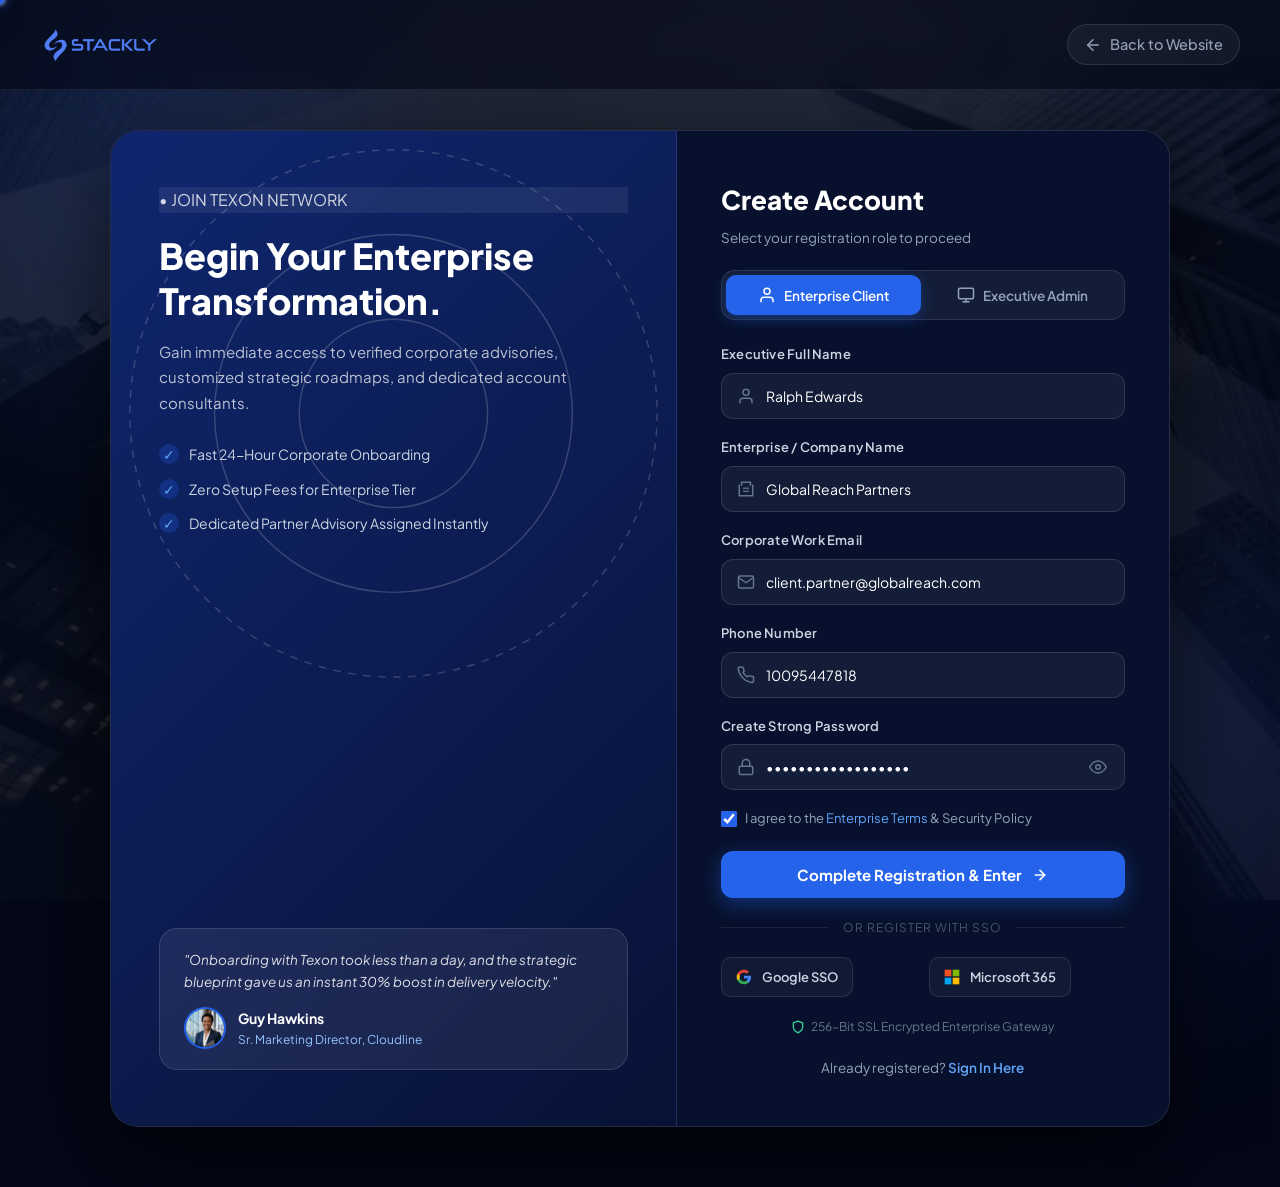
<file: signup.html>
<!DOCTYPE html>
<html lang="en">
<head>
  <meta charset="UTF-8">
  <meta name="viewport" content="width=device-width, initial-scale=1.0">
  <meta http-equiv="X-UA-Compatible" content="ie=edge">
  <title>Corporate Sign Up | Texon Business Portal</title>
  <meta name="description" content="Register your company or department for Texon's executive corporate advisory platform.">
  <link rel="preconnect" href="https://fonts.googleapis.com">
  <link rel="preconnect" href="https://fonts.gstatic.com" crossorigin>
  <link href="https://fonts.googleapis.com/css2?family=Plus+Jakarta+Sans:wght@300;400;500;600;700;800&display=swap" rel="stylesheet">
  <link rel="stylesheet" href="asset/css/style.css">
  <link rel="stylesheet" href="asset/css/mobile-responsive.css">
</head>
<body class="auth-page-body">
  <!-- Custom Cursor Elements -->
  <div id="cursorRing" aria-hidden="true"></div>
  <div id="cursorDot" aria-hidden="true"></div>

  <div class="auth-ambient-glow auth-ambient-glow--1"></div>
  <div class="auth-ambient-glow auth-ambient-glow--2"></div>

  <!-- Top Auth Header -->
  <header class="auth-top-header">
    <a href="index.html" class="brand-logo" aria-label="Stackly Corporate Home">
      <img src="asset/images/stackly_.webp" alt="Stackly" class="brand-logo-img">
    </a>
    <a href="index.html" class="auth-back-link">
      <svg width="18" height="18" viewBox="0 0 24 24" fill="none" stroke="currentColor" stroke-width="2" stroke-linecap="round" stroke-linejoin="round">
        <line x1="19" y1="12" x2="5" y2="12"></line>
        <polyline points="12 19 5 12 12 5"></polyline>
      </svg>
      <span>Back to Website</span>
    </a>
  </header>

  <!-- Main Auth Split Container -->
  <main class="auth-main-wrapper">
    <div class="auth-container-card">

      <!-- Left Brand Information Panel -->
      <div class="auth-brand-pane">
        <div class="auth-brand-pane-lines">
          <svg viewBox="0 0 600 600" fill="none">
            <circle cx="300" cy="300" r="280" stroke="white" stroke-width="1.5" stroke-dasharray="8 8"/>
            <circle cx="300" cy="300" r="190" stroke="white" stroke-width="1.5"/>
            <circle cx="300" cy="300" r="100" stroke="white" stroke-width="1.5"/>
          </svg>
        </div>

        <div class="auth-brand-content">
          <div class="section-badge-pill section-badge-pill--light" style="margin-bottom: 16px;">
            <span class="pill-dot">•</span> JOIN TEXON NETWORK
          </div>
          <h2 class="auth-brand-title">
            Begin Your Enterprise Transformation.
          </h2>
          <p class="auth-brand-desc">
            Gain immediate access to verified corporate advisories, customized strategic roadmaps, and dedicated account consultants.
          </p>

          <!-- Corporate Perks Checkmarks -->
          <ul class="auth-perks-list">
            <li class="auth-perk-item">
              <span class="auth-perk-icon">✓</span>
              <span>Fast 24-Hour Corporate Onboarding</span>
            </li>
            <li class="auth-perk-item">
              <span class="auth-perk-icon">✓</span>
              <span>Zero Setup Fees for Enterprise Tier</span>
            </li>
            <li class="auth-perk-item">
              <span class="auth-perk-icon">✓</span>
              <span>Dedicated Partner Advisory Assigned Instantly</span>
            </li>
          </ul>
        </div>

        <!-- Verified Client Testimonial Box -->
        <div class="auth-testimonial-box">
          <p class="auth-testimonial-text">
            "Onboarding with Texon took less than a day, and the strategic blueprint gave us an instant 30% boost in delivery velocity."
          </p>
          <div class="auth-testimonial-author">
            <img src="asset/images/avatar-2.webp" alt="Guy Hawkins" class="auth-testimonial-avatar">
            <div>
              <div class="auth-author-name">Guy Hawkins</div>
              <div class="auth-author-role">Sr. Marketing Director, Cloudline</div>
            </div>
          </div>
        </div>
      </div>

      <!-- Right Form Panel -->
      <div class="auth-form-pane">
        <h1 class="auth-form-heading">Create Account</h1>
        <p class="auth-form-subtitle" id="roleNoticeText">
          Select your registration role to proceed
        </p>

        <!-- TWO TYPE ROLE SELECTION TABS -->
        <div class="role-tabs-container" role="tablist" aria-label="Select Registration Role">
          <button type="button" class="role-tab-btn active" data-role="client" id="roleTabClient">
            <svg width="18" height="18" viewBox="0 0 24 24" fill="none" stroke="currentColor" stroke-width="2" stroke-linecap="round" stroke-linejoin="round">
              <path d="M20 21v-2a4 4 0 0 0-4-4H8a4 4 0 0 0-4 4v2"></path>
              <circle cx="12" cy="7" r="4"></circle>
            </svg>
            <span>Enterprise Client</span>
          </button>
          <button type="button" class="role-tab-btn" data-role="admin" id="roleTabAdmin">
            <svg width="18" height="18" viewBox="0 0 24 24" fill="none" stroke="currentColor" stroke-width="2" stroke-linecap="round" stroke-linejoin="round">
              <rect x="2" y="3" width="20" height="14" rx="2" ry="2"></rect>
              <line x1="8" y1="21" x2="16" y2="21"></line>
              <line x1="12" y1="17" x2="12" y2="21"></line>
            </svg>
            <span>Executive Admin</span>
          </button>
        </div>

        <!-- Signup Form -->
        <form id="authMainForm">
          <input type="hidden" id="selectedRoleInput" value="client">

          <div class="auth-field-group">
            <label for="fullName" class="auth-label">Executive Full Name</label>
            <div class="auth-input-wrap">
              <svg class="auth-icon-left" width="18" height="18" viewBox="0 0 24 24" fill="none" stroke="currentColor" stroke-width="2" stroke-linecap="round" stroke-linejoin="round">
                <path d="M20 21v-2a4 4 0 0 0-4-4H8a4 4 0 0 0-4 4v2"></path>
                <circle cx="12" cy="7" r="4"></circle>
              </svg>
              <input type="text" id="fullName" class="auth-input name-input" placeholder="e.g. Ralph Edwards" value="Ralph Edwards" required title="Only alphabetic letters and spaces allowed">
            </div>
          </div>

          <div class="auth-field-group">
            <label for="companyName" class="auth-label">Enterprise / Company Name</label>
            <div class="auth-input-wrap">
              <svg class="auth-icon-left" width="18" height="18" viewBox="0 0 24 24" fill="none" stroke="currentColor" stroke-width="2" stroke-linecap="round" stroke-linejoin="round">
                <path d="M3 21h18M3 7v14M21 7v14M6 7V3h12v4M9 11h2M9 15h2M13 11h2M13 15h2"></path>
              </svg>
              <input type="text" id="companyName" class="auth-input" placeholder="e.g. Acme Global Logistics Ltd." value="Global Reach Partners" required>
            </div>
          </div>

          <div class="auth-field-group">
            <label for="authEmail" class="auth-label">Corporate Work Email</label>
            <div class="auth-input-wrap">
              <svg class="auth-icon-left" width="18" height="18" viewBox="0 0 24 24" fill="none" stroke="currentColor" stroke-width="2" stroke-linecap="round" stroke-linejoin="round">
                <path d="M4 4h16c1.1 0 2 .9 2 2v12c0 1.1-.9 2-2 2H4c-1.1 0-2-.9-2-2V6c0-1.1.9-2 2-2z"></path>
                <polyline points="22,6 12,13 2,6"></polyline>
              </svg>
              <input type="email" id="authEmail" class="auth-input" placeholder="executive@company.com" value="client.partner@globalreach.com" required>
            </div>
          </div>

          <div class="auth-field-group">
            <label for="authPhone" class="auth-label">Phone Number</label>
            <div class="auth-input-wrap">
              <svg class="auth-icon-left" width="18" height="18" viewBox="0 0 24 24" fill="none" stroke="currentColor" stroke-width="2" stroke-linecap="round" stroke-linejoin="round">
                <path d="M22 16.92v3a2 2 0 0 1-2.18 2 19.79 19.79 0 0 1-8.63-3.07A19.5 19.5 0 0 1 4.69 12 19.79 19.79 0 0 1 1.63 3.47 2 2 0 0 1 3.6 1.27h3a2 2 0 0 1 2 1.72c.127.96.361 1.903.7 2.81a2 2 0 0 1-.45 2.11L7.91 8.6a16 16 0 0 0 6 6l.95-.95a2 2 0 0 1 2.11-.45c.907.339 1.85.573 2.81.7A2 2 0 0 1 22 16.92z"></path>
              </svg>
              <input type="tel" id="authPhone" class="auth-input phone-number-input" placeholder="e.g. 10095447818" inputmode="numeric" maxlength="15" value="10095447818" autocomplete="tel" title="Only numbers allowed">
            </div>
          </div>

          <div class="auth-field-group">
            <label for="authPassword" class="auth-label">Create Strong Password</label>
            <div class="auth-input-wrap">
              <svg class="auth-icon-left" width="18" height="18" viewBox="0 0 24 24" fill="none" stroke="currentColor" stroke-width="2" stroke-linecap="round" stroke-linejoin="round">
                <rect x="3" y="11" width="18" height="11" rx="2" ry="2"></rect>
                <path d="M7 11V7a5 5 0 0 1 10 0v4"></path>
              </svg>
              <input type="password" id="authPassword" class="auth-input" placeholder="At least 8 characters" value="ClientPartner2026!" required>
              <button type="button" class="auth-toggle-pwd" aria-label="Toggle password visibility">
                <svg width="18" height="18" viewBox="0 0 24 24" fill="none" stroke="currentColor" stroke-width="2" stroke-linecap="round" stroke-linejoin="round">
                  <path d="M1 12s4-8 11-8 11 8 11 8-4 8-11 8-11-8-11-8z"></path>
                  <circle cx="12" cy="12" r="3"></circle>
                </svg>
              </button>
            </div>
          </div>

          <div class="auth-aux-row">
            <label class="auth-checkbox-label">
              <input type="checkbox" required checked>
              <span>I agree to the <a href="index.html" style="color: #60a5fa;">Enterprise Terms</a> &amp; Security Policy</span>
            </label>
          </div>

          <button type="submit" class="btn-auth-submit" id="authSubmitBtn">
            <span>Complete Registration &amp; Enter</span>
            <svg width="16" height="16" viewBox="0 0 24 24" fill="none" stroke="currentColor" stroke-width="2.5" stroke-linecap="round" stroke-linejoin="round">
              <line x1="5" y1="12" x2="19" y2="12"></line>
              <polyline points="12 5 19 12 12 19"></polyline>
            </svg>
          </button>

          <!-- SSO Options -->
          <div class="auth-divider">
            <span>Or register with SSO</span>
          </div>

          <div class="auth-sso-grid">
            <a href="404.html"><button type="button" class="btn-auth-sso" >
              <svg width="16" height="16" viewBox="0 0 24 24" fill="currentColor">
                <path d="M22.56 12.25c0-.78-.07-1.53-.2-2.25H12v4.26h5.92c-.26 1.37-1.04 2.53-2.21 3.31v2.77h3.57c2.08-1.92 3.28-4.74 3.28-8.09z" fill="#4285F4"/>
                <path d="M12 23c2.97 0 5.46-.98 7.28-2.66l-3.57-2.77c-.98.66-2.23 1.06-3.71 1.06-2.86 0-5.29-1.93-6.16-4.53H2.18v2.84C3.99 20.53 7.7 23 12 23z" fill="#34A853"/>
                <path d="M5.84 14.09c-.22-.66-.35-1.36-.35-2.09s.13-1.43.35-2.09V7.06H2.18C1.43 8.55 1 10.22 1 12s.43 3.45 1.18 4.94l2.85-2.22.81-.63z" fill="#FBBC05"/>
                <path d="M12 5.38c1.62 0 3.06.56 4.21 1.64l3.15-3.15C17.45 2.09 14.97 1 12 1 7.7 1 3.99 3.47 2.18 7.06l3.66 2.84c.87-2.6 3.3-4.52 6.16-4.52z" fill="#EA4335"/>
              </svg>
              <span>Google SSO</span>
            </button> </a>
           <a href="404.html"> <button type="button" class="btn-auth-sso">
              <svg width="16" height="16" viewBox="0 0 24 24" fill="currentColor">
                <rect x="1" y="1" width="10" height="10" fill="#F25022"/>
                <rect x="13" y="1" width="10" height="10" fill="#7FBA00"/>
                <rect x="1" y="13" width="10" height="10" fill="#00A4EF"/>
                <rect x="13" y="13" width="10" height="10" fill="#FFB900"/>
              </svg>
              <span>Microsoft 365</span>
            </button> </a>
          </div>

          <div class="auth-security-seal">
            <svg width="14" height="14" viewBox="0 0 24 24" fill="none" stroke="currentColor" stroke-width="2.2" stroke-linecap="round" stroke-linejoin="round">
              <path d="M12 22s8-4 8-10V5l-8-3-8 3v7c0 6 8 10 8 10z"></path>
            </svg>
            <span>256-Bit SSL Encrypted Enterprise Gateway</span>
          </div>

          <div class="auth-switch-text">
            Already registered? <a href="login.html">Sign In Here</a>
          </div>
        </form>
      </div>

    </div>
  </main>

  <!-- Core Theme Script -->
  <script src="asset/js/main.js"></script>
</body>
</html>
</file>
<file: asset/css/style.css>
/* ==========================================================================
   TEXON / STACKLY CORPORATE BUSINESS WEBSITE THEME
   Core Stylesheet - asset/css/style.css
   ========================================================================== */

/* ---------- CSS Variables & Theme Setup ---------- */
:root {
  --font-primary: 'Plus Jakarta Sans', -apple-system, BlinkMacSystemFont, 'Segoe UI', Roboto, Helvetica, Arial, sans-serif;
  --font-heading: 'Plus Jakarta Sans', -apple-system, BlinkMacSystemFont, sans-serif;

  /* Theme Colors */
  --color-primary: #2563eb;
  --color-primary-hover: #1d4ed8;
  --color-primary-light: #3b82f6;
  --color-primary-subtle: rgba(37, 99, 235, 0.12);
  --color-primary-glow: rgba(37, 99, 235, 0.35);

  --color-secondary: #0ea5e9;
  --color-accent: #60a5fa;

  /* Dark Hero & Dark Sections */
  --bg-hero: #050b20;
  --bg-hero-deep: #020617;
  --bg-hero-gradient: radial-gradient(circle at 80% 20%, rgba(37, 99, 235, 0.28) 0%, transparent 60%),
                      radial-gradient(circle at 10% 80%, rgba(14, 165, 233, 0.2) 0%, transparent 50%),
                      linear-gradient(135deg, #050b20 0%, #071338 50%, #030818 100%);
  --bg-card-dark: rgba(10, 20, 56, 0.75);
  --border-dark: rgba(255, 255, 255, 0.12);

  /* Light Sections */
  --bg-body: #ffffff;
  --bg-surface: #f8fafc;
  --bg-surface-alt: #f1f5f9;
  --border-color: #e2e8f0;
  --border-light: #edf2f7;

  /* Text Colors */
  --text-dark: #0f172a;
  --text-muted: #64748b;
  --text-light: #94a3b8;
  --text-white: #ffffff;

  /* Layout & Spacing */
  --container-max: 1320px;
  --header-height: 86px;
  --radius-sm: 8px;
  --radius-md: 14px;
  --radius-lg: 20px;
  --radius-xl: 28px;
  --radius-pill: 9999px;

  /* Shadows */
  --shadow-sm: 0 2px 8px rgba(0, 0, 0, 0.04);
  --shadow-md: 0 8px 24px rgba(15, 23, 42, 0.08);
  --shadow-lg: 0 16px 40px rgba(15, 23, 42, 0.12);
  --shadow-glow: 0 10px 30px rgba(37, 99, 235, 0.35);

  /* Transitions */
  --transition-fast: 0.2s cubic-bezier(0.16, 1, 0.3, 1);
  --transition-normal: 0.3s cubic-bezier(0.16, 1, 0.3, 1);
  --transition-slow: 0.6s cubic-bezier(0.16, 1, 0.3, 1);
}

/* ---------- Reset & Base ---------- */
*, *::before, *::after {
  box-sizing: border-box;
  margin: 0;
  padding: 0;
}

/* ==========================================================================
   CUSTOM CURSOR — High-Precision Dot + Orbital Glass Halo System (Desktop Only)
   ========================================================================== */

/* Hide default cursor globally on pointer devices */
@media (hover: hover) and (pointer: fine) {

  html, body, * {
    cursor: none !important;
  }

  /* ── Outer Trailing Orbital Glass Ring ── */
  #cursorRing {
    position: fixed;
    top: 0;
    left: 0;
    width: 40px;
    height: 40px;
    border-radius: 50%;
    border: 2px solid rgba(37, 99, 235, 0.75);
    background: radial-gradient(circle, rgba(37, 99, 235, 0.08) 0%, transparent 75%);
    box-shadow: 0 0 18px rgba(37, 99, 235, 0.28);
    pointer-events: none;
    z-index: 999999;
    transform: translate(-50%, -50%);
    transition:
      width 0.36s cubic-bezier(0.16, 1, 0.3, 1),
      height 0.36s cubic-bezier(0.16, 1, 0.3, 1),
      border-color 0.28s ease,
      border-radius 0.3s ease,
      background 0.28s ease,
      box-shadow 0.28s ease,
      opacity 0.25s ease;
    will-change: transform, width, height;
    backdrop-filter: blur(1.5px);
    -webkit-backdrop-filter: blur(1.5px);
  }

  /* ── Inner High-Precision Core Dot ── */
  #cursorDot {
    position: fixed;
    top: 0;
    left: 0;
    width: 8px;
    height: 8px;
    border-radius: 50%;
    background: #2563eb;
    pointer-events: none;
    z-index: 1000000;
    transform: translate(-50%, -50%);
    box-shadow: 0 0 12px rgba(37, 99, 235, 0.95), 0 0 4px #ffffff;
    transition:
      width 0.22s cubic-bezier(0.16, 1, 0.3, 1),
      height 0.22s cubic-bezier(0.16, 1, 0.3, 1),
      background 0.25s ease,
      box-shadow 0.25s ease,
      opacity 0.2s ease,
      transform 0.18s ease;
    will-change: transform;
  }

  /* ── State 1: Hovering a LINK or Nav item ── */
  body.cursor-link #cursorRing {
    width: 52px;
    height: 52px;
    border-color: rgba(37, 99, 235, 0.95);
    background: radial-gradient(circle, rgba(37, 99, 235, 0.16) 0%, transparent 80%);
    box-shadow: 0 0 24px rgba(37, 99, 235, 0.45);
  }
  body.cursor-link #cursorDot {
    width: 6px;
    height: 6px;
    background: #60a5fa;
    box-shadow: 0 0 16px rgba(96, 165, 250, 1);
  }

  /* ── State 2: Hovering an Action BUTTON / CTA ── */
  body.cursor-btn #cursorRing {
    width: 64px;
    height: 64px;
    border-color: rgba(37, 99, 235, 0.9);
    background: rgba(37, 99, 235, 0.18);
    box-shadow: 0 0 30px rgba(37, 99, 235, 0.6), inset 0 0 14px rgba(37, 99, 235, 0.25);
    animation: cursorPulseGlow 1.4s ease-in-out infinite;
  }
  body.cursor-btn #cursorDot {
    width: 10px;
    height: 10px;
    background: #ffffff;
    box-shadow: 0 0 20px #ffffff, 0 0 30px rgba(37, 99, 235, 1);
  }

  /* ── State 3: Hovering CARDS, IMAGES & EXPERTS ── */
  body.cursor-img #cursorRing {
    width: 76px;
    height: 76px;
    border-color: rgba(56, 189, 248, 0.85);
    border-style: dashed;
    border-width: 2px;
    background: radial-gradient(circle, rgba(14, 165, 233, 0.12) 0%, transparent 75%);
    box-shadow: 0 0 28px rgba(14, 165, 233, 0.45);
    animation: cursorSpinOrbital 6s linear infinite;
  }
  body.cursor-img #cursorDot {
    width: 8px;
    height: 8px;
    background: #38bdf8;
    box-shadow: 0 0 18px rgba(56, 189, 248, 1);
  }

  /* ── State 4: Hovering HEADINGS / TITLES / TEXT ── */
  body.cursor-text #cursorRing {
    width: 4px;
    height: 32px;
    border-radius: 4px;
    border: none;
    background: linear-gradient(180deg, #38bdf8 0%, #2563eb 100%);
    box-shadow: 0 0 16px rgba(37, 99, 235, 0.85);
    backdrop-filter: none;
  }
  body.cursor-text #cursorDot {
    width: 0;
    height: 0;
    opacity: 0;
  }

  /* ── State 5: Hovering INPUT / TEXTAREA ── */
  body.cursor-input #cursorRing {
    width: 3px;
    height: 26px;
    border-radius: 2px;
    border: none;
    background: #2563eb;
    box-shadow: 0 0 14px rgba(37, 99, 235, 0.9);
    animation: cursorCaretBlink 0.9s ease-in-out infinite;
  }
  body.cursor-input #cursorDot {
    width: 0;
    height: 0;
    opacity: 0;
  }

  /* ── State 6: Hovering SLIDERS & CAROUSELS (Drag Target) ── */
  body.cursor-drag #cursorRing {
    width: 66px;
    height: 66px;
    border-color: rgba(14, 165, 233, 0.85);
    background: radial-gradient(circle, rgba(14, 165, 233, 0.16) 0%, transparent 75%);
    box-shadow: 0 0 24px rgba(14, 165, 233, 0.5);
    animation: cursorDragPulse 1.8s ease-in-out infinite;
  }
  body.cursor-drag #cursorDot {
    width: 12px;
    height: 12px;
    background: #0ea5e9;
    box-shadow: 0 0 22px rgba(14, 165, 233, 1);
  }

  /* ── State 7: Hidden (Cursor out of window) ── */
  body.cursor-hidden #cursorRing,
  body.cursor-hidden #cursorDot {
    opacity: 0 !important;
  }

  /* Animations for attractive interactions */
  @keyframes cursorSpinOrbital {
    from { transform: translate(-50%, -50%) rotate(0deg); }
    to   { transform: translate(-50%, -50%) rotate(360deg); }
  }

  @keyframes cursorPulseGlow {
    0%, 100% {
      box-shadow: 0 0 26px rgba(37, 99, 235, 0.55), inset 0 0 10px rgba(37, 99, 235, 0.2);
    }
    50% {
      box-shadow: 0 0 36px rgba(37, 99, 235, 0.8), inset 0 0 18px rgba(37, 99, 235, 0.35);
    }
  }

  @keyframes cursorDragPulse {
    0%, 100% { transform: translate(-50%, -50%) scale(1); }
    50%      { transform: translate(-50%, -50%) scale(1.08); }
  }

  @keyframes cursorCaretBlink {
    0%, 100% { opacity: 1; }
    50%      { opacity: 0.25; }
  }

} /* end @media (hover: hover) and (pointer: fine) */

html {
  scroll-behavior: smooth;
  font-size: 16px;
  -webkit-font-smoothing: antialiased;
  -moz-osx-font-smoothing: grayscale;
}

body {
  font-family: var(--font-primary);
  background-color: var(--bg-body);
  color: var(--text-dark);
  line-height: 1.6;
  overflow-x: clip;
}

a {
  color: inherit;
  text-decoration: none;
  transition: color var(--transition-fast);
}

ul, ol {
  list-style: none;
}

img, svg {
  display: block;
  max-width: 100%;
}

button, input, textarea, select {
  font-family: inherit;
  font-size: inherit;
  border: none;
  outline: none;
  background: none;
}

button {
  cursor: pointer;
}

.container {
  width: 100%;
  max-width: var(--container-max);
  margin-left: auto;
  margin-right: auto;
  padding-left: 24px;
  padding-right: 24px;
}

/* ---------- Header Navigation ---------- */
.site-header {
  position: sticky;
  top: 0;
  left: 0;
  width: 100%;
  height: var(--header-height);
  background-color: #ffffff;
  z-index: 1000;
  box-shadow: 0 1px 3px rgba(0, 0, 0, 0.05);
  transition: all var(--transition-fast);
}

.site-header.scrolled {
  box-shadow: 0 8px 30px rgba(0, 0, 0, 0.08);
  height: 76px;
}

.header-container {
  display: flex;
  align-items: center;
  justify-content: space-between;
  height: 100%;
}

/* Brand Logo */
.brand-logo {
  display: inline-flex;
  align-items: center;
  gap: 10px;
  font-size: 28px;
  font-weight: 800;
  color: #0f172a;
  letter-spacing: -0.6px;
  text-decoration: none;
}

.brand-logo-img {
  height: 40px;
  width: auto;
  max-width: 160px;
  object-fit: contain;
  display: block;
  transition: transform var(--transition-fast), height var(--transition-fast);
}

.brand-logo:hover .brand-logo-img {
  transform: scale(1.02);
}

.site-header.scrolled .brand-logo-img {
  height: 36px;
}

.brand-icon {
  width: 34px;
  height: 34px;
  color: var(--color-primary);
  flex-shrink: 0;
}

.brand-name {
  font-weight: 800;
  letter-spacing: -0.5px;
}

/* Desktop Navigation Menu */
.desktop-nav {
  display: flex;
  align-items: center;
}

.nav-list {
  display: flex;
  align-items: center;
  gap: 32px;
}

.nav-item {
  position: relative;
}

.nav-link {
  display: inline-flex;
  align-items: center;
  gap: 5px;
  font-size: 15.5px;
  font-weight: 600;
  color: #1e293b;
  padding: 10px 0;
  position: relative;
  transition: color var(--transition-fast);
}

.nav-link:hover,
.nav-item.active > .nav-link {
  color: var(--color-primary);
}

.nav-link svg.arrow-icon {
  width: 13px;
  height: 13px;
  transition: transform var(--transition-fast);
  color: #64748b;
}

.nav-item:hover > .nav-link svg.arrow-icon {
  transform: rotate(180deg);
  color: var(--color-primary);
}

/* Dropdown Menu */
.dropdown-menu {
  position: absolute;
  top: 100%;
  left: 0;
  min-width: 230px;
  background: #ffffff;
  border-radius: var(--radius-md);
  box-shadow: 0 16px 40px rgba(15, 23, 42, 0.12);
  border: 1px solid var(--border-color);
  padding: 10px 0;
  opacity: 0;
  visibility: hidden;
  transform: translateY(12px);
  transition: all var(--transition-fast);
  z-index: 100;
}

.nav-item:hover .dropdown-menu {
  opacity: 1;
  visibility: visible;
  transform: translateY(0);
}

.dropdown-link {
  display: flex;
  align-items: center;
  justify-content: space-between;
  padding: 10px 20px;
  font-size: 14.5px;
  font-weight: 500;
  color: #334155;
  transition: all var(--transition-fast);
}

.dropdown-link:hover {
  background-color: #f1f5f9;
  color: var(--color-primary);
  padding-left: 24px;
}

/* Header Right Actions */
.header-actions {
  display: flex;
  align-items: center;
  gap: 16px;
}

.btn-icon-round {
  width: 44px;
  height: 44px;
  border-radius: 50%;
  background-color: #f1f5f9;
  display: inline-flex;
  align-items: center;
  justify-content: center;
  color: #334155;
  transition: all var(--transition-fast);
}

.btn-icon-round:hover {
  background-color: #e2e8f0;
  color: var(--color-primary);
  transform: scale(1.05);
}

.btn-login {
  display: inline-flex;
  align-items: center;
  gap: 8px;
  background-color: transparent;
  color: var(--color-primary);
  border: 1.5px solid var(--color-primary);
  padding: 10px 22px;
  border-radius: var(--radius-pill);
  font-size: 14.5px;
  font-weight: 700;
  letter-spacing: -0.2px;
  transition: all var(--transition-fast);
}

.btn-login:hover {
  background-color: var(--color-primary);
  color: #ffffff;
  transform: translateY(-2px);
  box-shadow: 0 6px 18px rgba(37, 99, 235, 0.35);
}

.btn-login svg {
  transition: transform var(--transition-fast);
}

.btn-login:hover svg {
  transform: translateX(2px);
}

.btn-connect {
  display: inline-flex;
  align-items: center;
  gap: 8px;
  background-color: var(--color-primary);
  color: #ffffff;
  padding: 12px 26px;
  border-radius: var(--radius-pill);
  font-size: 15px;
  font-weight: 700;
  letter-spacing: -0.2px;
  box-shadow: 0 6px 18px rgba(37, 99, 235, 0.3);
  transition: all var(--transition-fast);
}

.btn-connect:hover {
  background-color: var(--color-primary-hover);
  transform: translateY(-2px);
  box-shadow: 0 10px 24px rgba(37, 99, 235, 0.4);
}

.btn-connect .arrow-diag {
  width: 17px;
  height: 17px;
  background: rgba(255, 255, 255, 0.2);
  border-radius: 50%;
  display: inline-flex;
  align-items: center;
  justify-content: center;
  padding: 2px;
  transition: transform var(--transition-fast);
}

.btn-connect:hover .arrow-diag {
  transform: translate(2px, -2px);
}

.btn-hamburger {
  display: inline-flex;
  flex-direction: column;
  justify-content: center;
  gap: 5px;
  width: 42px;
  height: 42px;
  padding: 8px;
  border-radius: var(--radius-sm);
  transition: background var(--transition-fast);
}

.btn-hamburger:hover {
  background-color: #f1f5f9;
}

.btn-hamburger span {
  display: block;
  width: 100%;
  height: 2.2px;
  background-color: #0f172a;
  border-radius: 2px;
  transition: all var(--transition-fast);
}

/* Floating Action Sidebars (Cart & Settings) */
.floating-side-tools {
  position: fixed;
  right: 0;
  top: 50%;
  transform: translateY(-50%);
  z-index: 999;
  display: flex;
  flex-direction: column;
  gap: 10px;
}

.float-tool-btn {
  display: flex;
  align-items: center;
  justify-content: center;
  width: 46px;
  height: 46px;
  border-radius: 12px 0 0 12px;
  color: #ffffff;
  position: relative;
  box-shadow: -4px 6px 20px rgba(0, 0, 0, 0.2);
  transition: transform var(--transition-fast), padding-right var(--transition-fast);
}

.float-tool-btn:hover {
  transform: translateX(-5px);
}

.float-cart {
  background: var(--color-primary);
}

.float-cart .badge-count {
  position: absolute;
  top: 4px;
  right: 6px;
  background: #ffffff;
  color: var(--color-primary);
  font-size: 11px;
  font-weight: 800;
  width: 18px;
  height: 18px;
  border-radius: 50%;
  display: flex;
  align-items: center;
  justify-content: center;
  box-shadow: 0 2px 6px rgba(0, 0, 0, 0.15);
}

.float-settings {
  background: #0b132b;
}

.float-settings svg {
  animation: spinSlow 12s linear infinite;
}

@keyframes spinSlow {
  from { transform: rotate(0deg); }
  to { transform: rotate(360deg); }
}

/* ==========================================================================
   SUBPAGE FLOATING TOOLS — Aliases matching index.html styles
   (floating-quick-tools, btn-quick-cart, btn-theme-gear, cart-badge-count)
   ========================================================================== */
.floating-quick-tools {
  position: fixed;
  right: 0;
  top: 50%;
  transform: translateY(-50%);
  z-index: 999;
  display: flex;
  flex-direction: column;
  gap: 10px;
}

.btn-quick-cart,
.btn-theme-gear {
  display: flex;
  align-items: center;
  justify-content: center;
  width: 46px;
  height: 46px;
  border-radius: 12px 0 0 12px;
  color: #ffffff;
  position: relative;
  box-shadow: -4px 6px 20px rgba(0, 0, 0, 0.2);
  transition: transform var(--transition-fast), padding-right var(--transition-fast);
  border: none;
  cursor: pointer;
}

.btn-quick-cart:hover,
.btn-theme-gear:hover {
  transform: translateX(-5px);
}

.btn-quick-cart {
  background: var(--color-primary);
}

.cart-badge-count {
  position: absolute;
  top: 4px;
  right: 6px;
  background: #ffffff;
  color: var(--color-primary);
  font-size: 11px;
  font-weight: 800;
  width: 18px;
  height: 18px;
  border-radius: 50%;
  display: flex;
  align-items: center;
  justify-content: center;
  box-shadow: 0 2px 6px rgba(0, 0, 0, 0.15);
  line-height: 1;
}

.btn-theme-gear {
  background: #0b132b;
}

.btn-theme-gear svg {
  animation: spinSlow 12s linear infinite;
}

/* ==========================================================================
   HERO SECTION (Matching Screenshot)
   ========================================================================== */
.hero-section {
  position: relative;
  background: var(--bg-hero-gradient);
  background-color: var(--bg-hero);
  color: var(--text-white);
  padding: 70px 0 90px;
  overflow: hidden;
}

/* Ambient glow accents */
.hero-glow-1 {
  position: absolute;
  top: -100px;
  left: 20%;
  width: 500px;
  height: 500px;
  background: radial-gradient(circle, rgba(37, 99, 235, 0.25) 0%, transparent 70%);
  pointer-events: none;
  filter: blur(60px);
}

.hero-glow-2 {
  position: absolute;
  bottom: -150px;
  right: 10%;
  width: 600px;
  height: 600px;
  background: radial-gradient(circle, rgba(14, 165, 233, 0.22) 0%, transparent 70%);
  pointer-events: none;
  filter: blur(80px);
}

.hero-grid {
  display: grid;
  grid-template-columns: 1.05fr 1fr;
  align-items: center;
  gap: 50px;
  position: relative;
  z-index: 2;
}

/* Hero Content Left */
.hero-content {
  max-width: 620px;
}

.hero-badge-pill {
  display: inline-flex;
  align-items: center;
  gap: 8px;
  padding: 8px 18px;
  background: rgba(37, 99, 235, 0.25);
  border: 1px solid rgba(96, 165, 250, 0.4);
  border-radius: var(--radius-pill);
  font-size: 13px;
  font-weight: 700;
  letter-spacing: 0.8px;
  text-transform: uppercase;
  color: #93c5fd;
  margin-bottom: 24px;
  backdrop-filter: blur(8px);
}

.hero-badge-pill .check-icon {
  display: inline-flex;
  align-items: center;
  justify-content: center;
  width: 17px;
  height: 17px;
  border-radius: 50%;
  background: var(--color-primary);
  color: #ffffff;
  font-size: 10px;
}

.hero-title {
  font-size: 64px;
  font-weight: 800;
  line-height: 1.1;
  letter-spacing: -1.8px;
  color: #ffffff;
  margin-bottom: 24px;
}

.hero-title .title-accent {
  color: #3b82f6;
  position: relative;
  display: inline-block;
}

.hero-desc {
  font-size: 16.5px;
  line-height: 1.7;
  color: #94a3b8;
  margin-bottom: 36px;
  max-width: 540px;
}

/* Hero Buttons */
.hero-cta-group {
  display: flex;
  align-items: center;
  flex-wrap: wrap;
  gap: 18px;
  margin-bottom: 36px;
}

.btn-primary-hero {
  display: inline-flex;
  align-items: center;
  gap: 10px;
  background-color: var(--color-primary);
  color: #ffffff;
  padding: 15px 32px;
  border-radius: var(--radius-pill);
  font-size: 16px;
  font-weight: 700;
  box-shadow: 0 8px 25px rgba(37, 99, 235, 0.45);
  transition: all var(--transition-fast);
}

.btn-primary-hero:hover {
  background-color: var(--color-primary-hover);
  transform: translateY(-3px);
  box-shadow: 0 14px 32px rgba(37, 99, 235, 0.55);
}

.btn-video-hero {
  display: inline-flex;
  align-items: center;
  gap: 12px;
  background: rgba(255, 255, 255, 0.08);
  border: 1px solid rgba(255, 255, 255, 0.15);
  color: #ffffff;
  padding: 14px 26px;
  border-radius: var(--radius-pill);
  font-size: 15px;
  font-weight: 600;
  backdrop-filter: blur(10px);
  transition: all var(--transition-fast);
}

.btn-video-hero:hover {
  background: rgba(255, 255, 255, 0.16);
  border-color: rgba(255, 255, 255, 0.3);
  transform: translateY(-2px);
}

.play-circle {
  width: 32px;
  height: 32px;
  border-radius: 50%;
  background: #ffffff;
  color: var(--color-primary);
  display: inline-flex;
  align-items: center;
  justify-content: center;
  padding-left: 2px;
}

/* Slider Controls Bar */
.hero-slider-nav-bar {
  display: flex;
  align-items: center;
  gap: 22px;
  padding-top: 10px;
}

.slider-arrows {
  display: flex;
  align-items: center;
  gap: 10px;
}

.slider-arrow-btn {
  width: 44px;
  height: 44px;
  border-radius: 50%;
  background: rgba(255, 255, 255, 0.08);
  border: 1px solid rgba(255, 255, 255, 0.18);
  color: #ffffff;
  display: inline-flex;
  align-items: center;
  justify-content: center;
  transition: all var(--transition-fast);
}

.slider-arrow-btn:hover {
  background: var(--color-primary);
  border-color: var(--color-primary);
  transform: scale(1.08);
}

.slider-dots {
  display: flex;
  align-items: center;
  gap: 8px;
}

.slider-dot {
  width: 10px;
  height: 10px;
  border-radius: 50%;
  background: rgba(255, 255, 255, 0.25);
  cursor: pointer;
  transition: all var(--transition-fast);
}

.slider-dot.active {
  width: 28px;
  border-radius: 10px;
  background: var(--color-primary-light);
  box-shadow: 0 0 10px rgba(59, 130, 246, 0.6);
}

.slider-counter {
  font-size: 14px;
  font-weight: 700;
  letter-spacing: 1px;
  color: #94a3b8;
}

.slider-counter .current-num {
  color: #ffffff;
  font-size: 16px;
}

/* Hero Visual & Slider Card Right */
.hero-visual-wrapper {
  position: relative;
}

.hero-slider-frame {
  position: relative;
  width: 100%;
  height: 480px;
  border-radius: var(--radius-xl);
  overflow: hidden;
  box-shadow: 0 25px 60px rgba(0, 0, 0, 0.45), 0 0 0 1px rgba(255, 255, 255, 0.12);
  background: #0a1128;
}

.hero-slides-container {
  position: relative;
  width: 100%;
  height: 100%;
}

.hero-slide {
  position: absolute;
  top: 0;
  left: 0;
  width: 100%;
  height: 100%;
  opacity: 0;
  visibility: hidden;
  transition: opacity 0.8s cubic-bezier(0.25, 1, 0.5, 1), transform 0.8s cubic-bezier(0.25, 1, 0.5, 1);
  transform: scale(1.04);
}

.hero-slide.active {
  opacity: 1;
  visibility: visible;
  transform: scale(1);
}

.hero-slide img {
  width: 100%;
  height: 100%;
  object-fit: cover;
  object-position: center top;
}

.hero-slide-overlay {
  position: absolute;
  top: 0;
  left: 0;
  width: 100%;
  height: 100%;
  background: linear-gradient(180deg, rgba(5, 11, 32, 0.1) 0%, rgba(5, 11, 32, 0.35) 100%);
}

/* Floating Circular Rotating Badge (Top Right) */
.rotating-badge-container {
  position: absolute;
  top: -30px;
  right: -30px;
  width: 160px;
  height: 160px;
  z-index: 10;
  pointer-events: auto;
}

.rotating-circle-badge {
  position: relative;
  width: 100%;
  height: 100%;
  border-radius: 50%;
  background: radial-gradient(circle, #1d4ed8 0%, #1e3a8a 70%, #0d1e56 100%);
  box-shadow: 0 14px 35px rgba(29, 78, 216, 0.5), inset 0 0 0 2px rgba(255, 255, 255, 0.18);
  display: flex;
  align-items: center;
  justify-content: center;
}

.rotating-text-svg {
  position: absolute;
  top: 0;
  left: 0;
  width: 100%;
  height: 100%;
  animation: rotateBadge 16s linear infinite;
}

.rotating-text-svg text {
  font-family: var(--font-heading);
  font-size: 11px;
  font-weight: 700;
  fill: #ffffff;
  letter-spacing: 2.8px;
  text-transform: uppercase;
}

@keyframes rotateBadge {
  from { transform: rotate(0deg); }
  to { transform: rotate(360deg); }
}

.badge-center-icon {
  width: 44px;
  height: 44px;
  border-radius: 50%;
  background: #ffffff;
  color: var(--color-primary);
  display: flex;
  align-items: center;
  justify-content: center;
  z-index: 2;
  box-shadow: 0 4px 12px rgba(0, 0, 0, 0.2);
}

.badge-center-icon svg {
  width: 26px;
  height: 26px;
}

/* Floating Satisfaction Clients Badge (Bottom of Image) */
.clients-satisfaction-card {
  position: absolute;
  bottom: 28px;
  left: 28px;
  z-index: 10;
  display: flex;
  align-items: center;
  gap: 18px;
  padding: 14px 24px;
  background: rgba(10, 18, 48, 0.88);
  backdrop-filter: blur(14px);
  border: 1px solid rgba(255, 255, 255, 0.16);
  border-radius: var(--radius-lg);
  box-shadow: 0 16px 36px rgba(0, 0, 0, 0.35);
  transition: transform var(--transition-fast);
}

.clients-satisfaction-card:hover {
  transform: translateY(-4px);
}

.avatar-stack {
  display: flex;
  align-items: center;
}

.avatar-img-item {
  width: 42px;
  height: 42px;
  border-radius: 50%;
  border: 2.5px solid #0f1d4a;
  overflow: hidden;
  margin-left: -12px;
  box-shadow: 0 4px 10px rgba(0, 0, 0, 0.25);
  background: #1e293b;
}

.avatar-img-item:first-child {
  margin-left: 0;
}

.avatar-img-item img {
  width: 100%;
  height: 100%;
  object-fit: cover;
}

.avatar-plus-item {
  width: 42px;
  height: 42px;
  border-radius: 50%;
  background: var(--color-primary);
  color: #ffffff;
  border: 2.5px solid #0f1d4a;
  margin-left: -12px;
  display: flex;
  align-items: center;
  justify-content: center;
  font-size: 16px;
  font-weight: 700;
  box-shadow: 0 4px 10px rgba(37, 99, 235, 0.4);
}

.clients-info-text {
  display: flex;
  flex-direction: column;
}

.clients-count {
  font-size: 17px;
  font-weight: 800;
  color: #ffffff;
  line-height: 1.2;
}

.clients-label {
  font-size: 13px;
  font-weight: 500;
  color: #94a3b8;
}

/* ==========================================================================
   FEATURES / VALUE PILLARS SECTION (Matching Uploaded Screenshot)
   ========================================================================== */
.features-pillars-section {
  position: relative;
  background-color: #f6f8fd;
  padding: 100px 0 120px;
}

.pillars-header-center {
  text-align: center;
  max-width: 780px;
  margin: 0 auto 55px;
}

.pillars-badge-pill {
  display: inline-flex;
  align-items: center;
  gap: 8px;
  padding: 7px 20px;
  background: rgba(37, 99, 235, 0.08);
  border: 1px solid rgba(37, 99, 235, 0.24);
  border-radius: var(--radius-pill);
  font-size: 12.5px;
  font-weight: 700;
  letter-spacing: 1.2px;
  text-transform: uppercase;
  color: var(--color-primary);
  margin-bottom: 22px;
}

.pillars-badge-pill .badge-dot {
  width: 6.5px;
  height: 6.5px;
  border-radius: 50%;
  background-color: var(--color-primary);
  display: inline-block;
}

.pillars-main-title {
  font-size: 54px;
  font-weight: 800;
  line-height: 1.15;
  letter-spacing: -1.5px;
  color: #0b132b;
}

.pillars-main-title .title-blue-accent {
  color: var(--color-primary);
}

.pillars-grid {
  display: grid;
  grid-template-columns: repeat(3, 1fr);
  gap: 30px;
}

/* Pillar Card with Scooped Top-Right Corner Notch */
.pillar-card {
  position: relative;
  background-color: var(--color-primary);
  color: #ffffff;
  border-radius: 26px;
  padding: 44px 34px 40px;
  min-height: 295px;
  display: flex;
  flex-direction: column;
  justify-content: space-between;
  box-shadow: 0 16px 36px rgba(37, 99, 235, 0.22);
  transition: transform var(--transition-normal), box-shadow var(--transition-normal);
  overflow: visible;
}

.pillar-card:hover {
  transform: translateY(-8px);
  box-shadow: 0 24px 50px rgba(37, 99, 235, 0.35);
}

/* Scooped Notch Cutout */
.pillar-cutout {
  position: absolute;
  top: 0;
  right: 0;
  width: 72px;
  height: 72px;
  background-color: #f6f8fd;
  border-bottom-left-radius: 26px;
  pointer-events: auto;
  z-index: 2;
}

/* Left Concave Fillet */
.pillar-cutout::before {
  content: '';
  position: absolute;
  top: 0;
  left: -20px;
  width: 20px;
  height: 20px;
  background: radial-gradient(circle at 0 100%, transparent 19.5px, #f6f8fd 20px);
  pointer-events: none;
}

/* Bottom Concave Fillet */
.pillar-cutout::after {
  content: '';
  position: absolute;
  bottom: -20px;
  right: 0;
  width: 20px;
  height: 20px;
  background: radial-gradient(circle at 0 100%, transparent 19.5px, #f6f8fd 20px);
  pointer-events: none;
}

/* Circular Dark Arrow Button with Dynamic Flight & Touch Ripple */
.pillar-arrow-btn {
  position: absolute;
  top: 10px;
  right: 10px;
  width: 48px;
  height: 48px;
  border-radius: 50%;
  background: linear-gradient(135deg, #070d24 0%, #0f172a 100%);
  color: #ffffff;
  display: flex;
  align-items: center;
  justify-content: center;
  box-shadow: 0 6px 16px rgba(7, 13, 36, 0.35);
  transition: transform 0.35s cubic-bezier(0.34, 1.56, 0.64, 1), 
              background 0.35s ease, 
              box-shadow 0.35s ease;
  z-index: 3;
  -webkit-tap-highlight-color: transparent;
  user-select: none;
}

/* Pulsing Ripple Aura on Hover & Touch */
.pillar-arrow-btn::after {
  content: '';
  position: absolute;
  inset: -3px;
  border-radius: 50%;
  border: 2px solid #2563eb;
  opacity: 0;
  transform: scale(0.9);
  transition: transform 0.4s ease, opacity 0.4s ease;
  pointer-events: none;
}

.pillar-arrow-btn:hover,
.pillar-arrow-btn:focus,
.pillar-arrow-btn.touched {
  background: linear-gradient(135deg, #1d4ed8 0%, #2563eb 100%);
  transform: scale(1.15);
  box-shadow: 0 8px 25px rgba(37, 99, 235, 0.5), 0 0 0 3px rgba(37, 99, 235, 0.2);
}

.pillar-arrow-btn:hover::after,
.pillar-arrow-btn:active::after,
.pillar-arrow-btn.touched::after {
  opacity: 1;
  transform: scale(1.3);
}

.pillar-arrow-btn:active,
.pillar-arrow-btn.touch-active {
  transform: scale(0.92);
  background: #1e40af;
}

/* Inside Arrow Icon Motion */
.pillar-arrow-btn svg {
  display: block;
  transition: transform 0.35s cubic-bezier(0.34, 1.56, 0.64, 1), color 0.25s ease;
  will-change: transform;
}

.pillar-arrow-btn:hover svg,
.pillar-arrow-btn:focus svg,
.pillar-arrow-btn.touched svg {
  animation: arrowFlightBounce 0.5s cubic-bezier(0.34, 1.56, 0.64, 1) forwards;
}

.pillar-arrow-btn:active svg,
.pillar-arrow-btn.touch-active svg {
  transform: translate(6px, -6px) scale(1.25) rotate(-6deg);
}

/* Card Hover activates the arrow button as well */
.pillar-card:hover .pillar-arrow-btn {
  background: linear-gradient(135deg, #1d4ed8 0%, #2563eb 100%);
  transform: scale(1.12);
  box-shadow: 0 8px 24px rgba(37, 99, 235, 0.45);
}

.pillar-card:hover .pillar-arrow-btn svg {
  transform: translate(3px, -3px) scale(1.15);
}

@keyframes arrowFlightBounce {
  0% {
    transform: translate(0, 0) scale(1) rotate(0deg);
  }
  40% {
    transform: translate(6px, -6px) scale(1.25) rotate(-8deg);
  }
  75% {
    transform: translate(2px, -2px) scale(1.12) rotate(3deg);
  }
  100% {
    transform: translate(4px, -4px) scale(1.18) rotate(0deg);
  }
}

/* Card Icons & Body */
.pillar-icon-wrap {
  position: relative;
  width: 58px;
  height: 58px;
  border-radius: 16px;
  display: flex;
  align-items: center;
  justify-content: center;
  margin-bottom: 34px;
  color: #ffffff;
  background: rgba(255, 255, 255, 0.12);
  border: 1px solid rgba(255, 255, 255, 0.2);
  box-shadow: 0 4px 16px rgba(0, 0, 0, 0.08);
  transition: all 0.4s cubic-bezier(0.34, 1.56, 0.64, 1);
}

.pillar-icon-wrap svg {
  width: 32px;
  height: 32px;
  display: block;
  transition: transform 0.4s cubic-bezier(0.34, 1.56, 0.64, 1), filter 0.4s ease;
  will-change: transform, filter;
}

/* When touching or hovering the arrow, the card icon reacts */
.pillar-card:hover .pillar-icon-wrap,
.pillar-card.arrow-touched .pillar-icon-wrap,
.pillar-card:has(.pillar-arrow-btn:hover) .pillar-icon-wrap,
.pillar-card:has(.pillar-arrow-btn:active) .pillar-icon-wrap,
.pillar-card:has(.pillar-arrow-btn.touch-active) .pillar-icon-wrap,
.pillar-card:has(.pillar-arrow-btn.touched) .pillar-icon-wrap {
  background: rgba(255, 255, 255, 0.24);
  border-color: rgba(255, 255, 255, 0.45);
  box-shadow: 0 10px 28px rgba(0, 0, 0, 0.22), 0 0 0 4px rgba(255, 255, 255, 0.18);
  transform: translateY(-6px);
}

.pillar-card:hover .pillar-icon-wrap svg,
.pillar-card.arrow-touched .pillar-icon-wrap svg,
.pillar-card:has(.pillar-arrow-btn:hover) .pillar-icon-wrap svg,
.pillar-card:has(.pillar-arrow-btn:active) .pillar-icon-wrap svg,
.pillar-card:has(.pillar-arrow-btn.touch-active) .pillar-icon-wrap svg,
.pillar-card:has(.pillar-arrow-btn.touched) .pillar-icon-wrap svg {
  animation: pillarIconMagic 0.65s cubic-bezier(0.34, 1.56, 0.64, 1) forwards;
}

@keyframes pillarIconMagic {
  0% {
    transform: translateY(0) scale(1) rotate(0deg);
    filter: drop-shadow(0 0 0 rgba(255, 255, 255, 0));
  }
  30% {
    transform: translateY(-8px) scale(1.26) rotate(-8deg);
    filter: drop-shadow(0 6px 16px rgba(255, 255, 255, 0.7));
  }
  60% {
    transform: translateY(-3px) scale(1.15) rotate(5deg);
    filter: drop-shadow(0 4px 12px rgba(255, 255, 255, 0.5));
  }
  100% {
    transform: translateY(-6px) scale(1.2) rotate(0deg);
    filter: drop-shadow(0 8px 20px rgba(255, 255, 255, 0.8));
  }
}

.pillar-title {
  font-size: 24px;
  font-weight: 800;
  line-height: 1.3;
  margin-bottom: 12px;
  color: #ffffff;
  letter-spacing: -0.4px;
}

.pillar-desc {
  font-size: 15.5px;
  line-height: 1.65;
  color: rgba(255, 255, 255, 0.88);
}

/* Back to Top Floating Button with Circular Progress */
.btn-back-to-top {
  position: fixed;
  bottom: 32px;
  right: 32px;
  width: 50px;
  height: 50px;
  border-radius: 50%;
  background: #ffffff;
  border: 1px solid rgba(0, 0, 0, 0.08);
  box-shadow: 0 10px 28px rgba(15, 23, 42, 0.16);
  display: flex;
  align-items: center;
  justify-content: center;
  z-index: 998;
  cursor: pointer;
  opacity: 0;
  visibility: hidden;
  transform: translateY(15px);
  transition: all var(--transition-fast);
}

.btn-back-to-top.visible {
  opacity: 1;
  visibility: visible;
  transform: translateY(0);
}

.btn-back-to-top:hover {
  transform: translateY(-4px);
  box-shadow: 0 14px 34px rgba(15, 23, 42, 0.22);
}

.btn-back-to-top .progress-ring {
  position: absolute;
  top: 0;
  left: 0;
  transform: rotate(-90deg);
  transform-origin: 50% 50%;
}

.btn-back-to-top .progress-ring-circle {
  stroke-dasharray: 125.66;
  stroke-dashoffset: 125.66;
  transition: stroke-dashoffset 0.15s ease-out;
}

.btn-back-to-top .arrow-up {
  position: relative;
  z-index: 2;
  transition: transform var(--transition-fast);
}

.btn-back-to-top:hover .arrow-up {
  transform: translateY(-2px);
}

/* ==========================================================================
   ABOUT OVERVIEW SECTION (Driving Business Growth - Matching Screenshot)
   ========================================================================== */
.about-overview-section {
  position: relative;
  background-color: #ffffff;
  padding: 100px 0 120px;
}

.about-overview-grid {
  display: grid;
  grid-template-columns: 0.95fr 1.05fr;
  align-items: center;
  gap: 70px;
}

/* Left Image Column & Offset Blue Decorative Border */
.about-image-column {
  position: relative;
  display: flex;
  justify-content: center;
}

.about-image-wrapper {
  position: relative;
  width: 100%;
  max-width: 500px;
}

/* Offset Blue Layer behind the photo */
.about-image-backdrop {
  position: absolute;
  top: 16px;
  left: -16px;
  width: 100%;
  height: 100%;
  border-radius: 32px;
  background-color: var(--color-primary);
  z-index: 1;
}

/* Main Photo Card */
.about-photo-card {
  position: relative;
  border-radius: 28px;
  overflow: hidden;
  box-shadow: 0 24px 50px rgba(15, 23, 42, 0.12);
  z-index: 2;
  background-color: #f1f5f9;
}

.about-photo-card img {
  width: 100%;
  height: 560px;
  object-fit: cover;
  object-position: center top;
  display: block;
  transition: transform 0.6s ease;
}

.about-photo-card:hover img {
  transform: scale(1.03);
}

.about-photo-reflection {
  position: absolute;
  top: 0;
  left: 0;
  width: 100%;
  height: 100%;
  background: linear-gradient(135deg, rgba(255, 255, 255, 0.18) 0%, transparent 60%);
  pointer-events: none;
}

/* Right Content Column */
.about-content-column {
  max-width: 600px;
}

.about-badge-pill {
  display: inline-flex;
  align-items: center;
  gap: 8px;
  padding: 7px 20px;
  background: rgba(37, 99, 235, 0.08);
  border: 1px solid rgba(37, 99, 235, 0.22);
  border-radius: var(--radius-pill);
  font-size: 12.5px;
  font-weight: 700;
  letter-spacing: 1.2px;
  text-transform: uppercase;
  color: var(--color-primary);
  margin-bottom: 22px;
}

.about-badge-pill .badge-dot {
  width: 6.5px;
  height: 6.5px;
  border-radius: 50%;
  background-color: var(--color-primary);
  display: inline-block;
}

.about-main-title {
  font-size: 48px;
  font-weight: 800;
  line-height: 1.18;
  letter-spacing: -1.4px;
  color: #0b132b;
  margin-bottom: 20px;
}

.about-lead-desc {
  font-size: 16px;
  line-height: 1.7;
  color: #64748b;
  margin-bottom: 34px;
  max-width: 520px;
}

/* Split Checklist & Experience Stat */
.about-metrics-split-row {
  display: grid;
  grid-template-columns: 1.15fr 0.85fr;
  align-items: center;
  gap: 30px;
  margin-bottom: 38px;
}

.about-checklist-group {
  display: flex;
  flex-direction: column;
  gap: 16px;
}

.about-check-item {
  display: flex;
  align-items: center;
  gap: 12px;
}

.about-check-icon {
  width: 22px;
  height: 22px;
  border-radius: 50%;
  background-color: var(--color-primary);
  color: #ffffff;
  display: inline-flex;
  align-items: center;
  justify-content: center;
  font-size: 11px;
  font-weight: 800;
  flex-shrink: 0;
  box-shadow: 0 3px 8px rgba(37, 99, 235, 0.35);
}

.about-check-text {
  font-size: 15.5px;
  font-weight: 700;
  color: #1e293b;
  letter-spacing: -0.2px;
}

/* 12+ Years Experience Stat */
.about-experience-counter-wrap {
  border-left: 1px dashed #cbd5e1;
  padding-left: 36px;
  position: relative;
}

.experience-big-num {
  font-size: 78px;
  font-weight: 800;
  line-height: 0.95;
  color: var(--color-primary);
  letter-spacing: -2px;
  display: flex;
  align-items: flex-start;
}

.experience-big-num .plus-accent {
  font-size: 42px;
  font-weight: 700;
  margin-left: 4px;
}

.experience-label-text {
  font-size: 15px;
  font-weight: 700;
  color: #1e293b;
  line-height: 1.35;
  margin-top: 8px;
}

/* Curved Hand-drawn Blue Arrow */
.experience-curved-arrow {
  position: absolute;
  right: 15px;
  bottom: 0px;
  transform: rotate(-10deg);
}

.about-action-wrap {
  margin-top: 10px;
}

/* ==========================================================================
   AUTOMATIC BRAND MARQUEE SECTION (Matching Uploaded Screenshot)
   ========================================================================== */
.brand-marquee-section {
  position: relative;
  background-color: #f8fafc;
  padding: 50px 0;
  overflow: hidden;
  border-top: 1px solid rgba(0, 0, 0, 0.04);
  border-bottom: 1px solid rgba(0, 0, 0, 0.04);
}

.marquee-slider-container {
  width: 100%;
  overflow: hidden;
  position: relative;
  mask-image: linear-gradient(to right, transparent, rgba(0, 0, 0, 1) 6%, rgba(0, 0, 0, 1) 94%, transparent);
  -webkit-mask-image: linear-gradient(to right, transparent, rgba(0, 0, 0, 1) 6%, rgba(0, 0, 0, 1) 94%, transparent);
}

.marquee-track {
  display: flex;
  align-items: center;
  gap: 24px;
  width: max-content;
  animation: continuousMarqueeScroll 28s linear infinite;
  will-change: transform;
}

.marquee-track:hover {
  animation-play-state: paused;
}

@keyframes continuousMarqueeScroll {
  0% {
    transform: translateX(0);
  }
  100% {
    transform: translateX(-50%);
  }
}

/* Individual Pale Lilac/Blue Brand Card (Matching Screenshot) */
.brand-logo-card {
  width: 236px;
  height: 104px;
  background-color: #dfe6f9;
  color: #0b132b;
  border-radius: 16px;
  display: flex;
  align-items: center;
  justify-content: center;
  padding: 18px 24px;
  flex-shrink: 0;
  box-shadow: 0 4px 16px rgba(15, 23, 42, 0.04);
  border: 1px solid rgba(37, 99, 235, 0.09);
  transition: transform var(--transition-fast), box-shadow var(--transition-fast), background-color var(--transition-fast);
  cursor: pointer;
  user-select: none;
}

.brand-logo-card:hover {
  transform: translateY(-4px);
  background-color: #d6e0f7;
  box-shadow: 0 12px 28px rgba(37, 99, 235, 0.18);
}

.brand-card-content {
  display: flex;
  align-items: center;
  justify-content: center;
  width: 100%;
}

.brand-layout-col {
  flex-direction: column;
  gap: 7px;
  text-align: center;
}

.brand-layout-row {
  flex-direction: row;
  gap: 12px;
  align-items: center;
  text-align: left;
}

.brand-logo-svg {
  color: #0b132b;
  transition: transform 0.25s ease;
}

.brand-logo-card:hover .brand-logo-svg {
  transform: scale(1.08);
}

.brand-name-bold {
  font-size: 19px;
  font-weight: 800;
  color: #0b132b;
  line-height: 1.1;
  letter-spacing: -0.4px;
}

.brand-name-group {
  display: flex;
  flex-direction: column;
  align-items: center;
}

.brand-name-sub {
  font-size: 10px;
  font-weight: 700;
  text-transform: uppercase;
  letter-spacing: 0.6px;
  color: #475569;
}

.brand-icon-box {
  flex-shrink: 0;
  display: flex;
  align-items: center;
  justify-content: center;
}

.brand-text-block {
  display: flex;
  flex-direction: column;
}

.brand-roadline-title {
  font-size: 18px;
  font-weight: 800;
  letter-spacing: 0.5px;
  line-height: 1.1;
  color: #0b132b;
}

.brand-roadline-sub {
  font-size: 9.5px;
  font-weight: 700;
  letter-spacing: 0.4px;
  color: #475569;
  text-transform: uppercase;
}

/* ==========================================================================
   OUR SOLUTIONS SHOWCASE SECTION (Matching Uploaded Screenshot)
   ========================================================================== */
.solutions-showcase-section {
  position: relative;
  background-color: #ebf2fb;
  padding: 105px 0 120px;
  overflow: hidden;
}

/* Background Decorative Wave Lines with Breathing Organic Float */
.solutions-bg-waves {
  position: absolute;
  top: 0;
  width: 440px;
  height: 100%;
  pointer-events: none;
  z-index: 1;
}

.solutions-bg-waves.left-wave {
  left: -40px;
  animation: solutionsWaveLeft 16s ease-in-out infinite alternate;
}

.solutions-bg-waves.right-wave {
  right: -40px;
  animation: solutionsWaveRight 14s ease-in-out infinite alternate;
}

@keyframes solutionsWaveLeft {
  0% { transform: translateY(0) scale(1); }
  50% { transform: translateY(-16px) scale(1.03) rotate(1deg); }
  100% { transform: translateY(10px) scale(0.98) rotate(-1deg); }
}

@keyframes solutionsWaveRight {
  0% { transform: translateY(0) scale(1); }
  50% { transform: translateY(16px) scale(1.03) rotate(-1deg); }
  100% { transform: translateY(-10px) scale(0.98) rotate(1deg); }
}

.solutions-bg-waves svg {
  width: 100%;
  height: 100%;
  object-fit: cover;
}

.solutions-showcase-grid {
  position: relative;
  z-index: 2;
  display: grid;
  grid-template-columns: repeat(3, 1fr);
  gap: 30px;
  align-items: stretch;
}

/* Cell 1: Section Header Block */
.solutions-header-block {
  display: flex;
  flex-direction: column;
  justify-content: center;
  align-items: flex-start;
  padding: 10px 14px;
}

.solutions-badge-pill {
  display: inline-flex;
  align-items: center;
  gap: 8px;
  padding: 7px 20px;
  background: rgba(37, 99, 235, 0.08);
  border: 1px solid rgba(37, 99, 235, 0.22);
  border-radius: var(--radius-pill);
  font-size: 12.5px;
  font-weight: 700;
  letter-spacing: 1.2px;
  text-transform: uppercase;
  color: var(--color-primary);
  margin-bottom: 22px;
  box-shadow: 0 2px 8px rgba(37, 99, 235, 0.06);
}

.solutions-badge-pill .badge-dot {
  width: 6.5px;
  height: 6.5px;
  border-radius: 50%;
  background-color: var(--color-primary);
  display: inline-block;
  animation: solutionDotPulse 2s ease-in-out infinite;
}

@keyframes solutionDotPulse {
  0%, 100% { transform: scale(1); opacity: 1; }
  50% { transform: scale(1.4); opacity: 0.6; }
}

.solutions-main-title {
  font-size: 48px;
  font-weight: 800;
  line-height: 1.15;
  letter-spacing: -1.4px;
  color: #0b132b;
  margin-bottom: 30px;
}

.solutions-main-title .title-blue-accent {
  color: var(--color-primary);
}

.solutions-action-wrap {
  margin-top: 4px;
}

/* ==========================================================================
   OUR SOLUTIONS CARDS — High-End Corporate Hover Animation
   ========================================================================== */
.solution-card {
  position: relative;
  background-color: #ffffff;
  border-radius: 24px;
  padding: 42px 32px 38px;
  box-shadow: 0 10px 30px rgba(15, 23, 42, 0.04);
  border: 1px solid rgba(226, 232, 240, 0.85);
  display: flex;
  flex-direction: column;
  justify-content: space-between;
  overflow: hidden;
  cursor: pointer;
  transition: transform 0.4s cubic-bezier(0.16, 1, 0.3, 1), 
              box-shadow 0.4s cubic-bezier(0.16, 1, 0.3, 1), 
              border-color 0.35s ease,
              background 0.35s ease;
}

/* Dynamic Top Glowing Progress Bar on Hover */
.solution-card::before {
  content: '';
  position: absolute;
  top: 0;
  left: 0;
  right: 0;
  height: 4px;
  background: linear-gradient(90deg, #2563eb, #38bdf8, #60a5fa);
  opacity: 0;
  transform: scaleX(0);
  transform-origin: left;
  transition: transform 0.45s cubic-bezier(0.16, 1, 0.3, 1), opacity 0.35s ease;
}

/* Diagonal Light Sweep Shimmer on Hover */
.solution-card::after {
  content: '';
  position: absolute;
  top: 0;
  left: -120%;
  width: 70%;
  height: 100%;
  background: linear-gradient(90deg, transparent, rgba(37, 99, 235, 0.05), transparent);
  transform: skewX(-25deg);
  transition: left 0.8s ease;
  pointer-events: none;
}

/* Card Hover Elevation & Glow */
.solution-card:hover {
  transform: translateY(-12px) scale(1.015);
  box-shadow: 0 25px 60px -12px rgba(37, 99, 235, 0.22), 0 0 0 1.5px rgba(37, 99, 235, 0.3);
  border-color: rgba(37, 99, 235, 0.35);
  background: linear-gradient(175deg, #ffffff 0%, #fafdff 55%, #f0f6ff 100%);
}

.solution-card:hover::before {
  opacity: 1;
  transform: scaleX(1);
}

.solution-card:hover::after {
  left: 150%;
}

/* Solid Blue Icon Circle with Dual-Tone Glow & 3D Tilt */
.solution-icon-circle {
  width: 60px;
  height: 60px;
  border-radius: 50%;
  background: linear-gradient(135deg, #2563eb 0%, #1d4ed8 100%);
  color: #ffffff;
  display: flex;
  align-items: center;
  justify-content: center;
  margin-bottom: 26px;
  box-shadow: 0 8px 20px rgba(37, 99, 235, 0.32);
  transition: transform 0.4s cubic-bezier(0.34, 1.56, 0.64, 1), 
              box-shadow 0.4s ease, 
              background 0.4s ease;
  position: relative;
  z-index: 1;
}

.solution-icon-circle svg {
  display: block;
  transition: transform 0.4s cubic-bezier(0.34, 1.56, 0.64, 1), filter 0.35s ease;
  will-change: transform;
}

.solution-card:hover .solution-icon-circle {
  transform: scale(1.15) rotate(8deg);
  background: linear-gradient(135deg, #1d4ed8 0%, #2563eb 50%, #3b82f6 100%);
  box-shadow: 0 14px 30px rgba(37, 99, 235, 0.55), 0 0 0 5px rgba(37, 99, 235, 0.16);
}

.solution-card:hover .solution-icon-circle svg {
  animation: solutionIconBounce 0.6s cubic-bezier(0.34, 1.56, 0.64, 1) forwards;
}

@keyframes solutionIconBounce {
  0% { transform: scale(1) rotate(0deg); }
  40% { transform: scale(1.22) rotate(-8deg); }
  75% { transform: scale(1.1) rotate(4deg); }
  100% { transform: scale(1.15) rotate(0deg); }
}

/* Title Transition */
.solution-card-title {
  font-size: 22px;
  font-weight: 800;
  line-height: 1.3;
  color: #0b132b;
  margin-bottom: 14px;
  letter-spacing: -0.4px;
  transition: color 0.3s ease, transform 0.3s ease;
}

.solution-card:hover .solution-card-title {
  color: #2563eb;
  transform: translateX(4px);
}

/* Description Transition */
.solution-card-desc {
  font-size: 15px;
  line-height: 1.65;
  color: #64748b;
  margin-bottom: 32px;
  flex-grow: 1;
  transition: color 0.3s ease;
}

.solution-card:hover .solution-card-desc {
  color: #334155;
}

/* Link with Dynamic Blue Arrow Circle */
.solution-card-link {
  display: inline-flex;
  align-items: center;
  gap: 10px;
  font-size: 15px;
  font-weight: 700;
  color: #0b132b;
  text-decoration: none;
  transition: color 0.3s ease, gap 0.3s ease;
}

.solution-arrow-circle {
  width: 30px;
  height: 30px;
  border-radius: 50%;
  background: linear-gradient(135deg, #2563eb 0%, #1d4ed8 100%);
  color: #ffffff;
  display: inline-flex;
  align-items: center;
  justify-content: center;
  box-shadow: 0 4px 12px rgba(37, 99, 235, 0.25);
  transition: transform 0.35s cubic-bezier(0.34, 1.56, 0.64, 1), 
              background 0.3s ease, 
              box-shadow 0.3s ease;
  flex-shrink: 0;
}

.solution-arrow-circle svg {
  display: block;
  transition: transform 0.3s ease;
}

.solution-card:hover .solution-card-link {
  color: #2563eb;
  gap: 14px;
}

.solution-card:hover .solution-arrow-circle {
  transform: translateX(6px) scale(1.15);
  background: linear-gradient(135deg, #1d4ed8 0%, #2563eb 100%);
  box-shadow: 0 6px 18px rgba(37, 99, 235, 0.5);
}

.solution-card:hover .solution-arrow-circle svg {
  animation: solutionArrowSlide 0.45s cubic-bezier(0.34, 1.56, 0.64, 1) forwards;
}

@keyframes solutionArrowSlide {
  0% { transform: translateX(0); }
  45% { transform: translateX(4px); }
  75% { transform: translateX(1px); }
  100% { transform: translateX(3px); }
}
.partners-section {
  padding: 38px 0;
  background-color: #ffffff;
  border-bottom: 1px solid var(--border-color);
}

.partners-inner {
  display: flex;
  align-items: center;
  justify-content: space-between;
  gap: 30px;
  flex-wrap: wrap;
}

.partner-logo-item {
  display: flex;
  align-items: center;
  gap: 8px;
  font-size: 20px;
  font-weight: 800;
  color: #94a3b8;
  letter-spacing: -0.5px;
  transition: all var(--transition-fast);
  cursor: pointer;
}

.partner-logo-item svg {
  width: 28px;
  height: 28px;
  fill: currentColor;
}

.partner-logo-item:hover {
  color: var(--color-primary);
  transform: translateY(-2px);
}

/* ==========================================================================
   ABOUT US SECTION
   ========================================================================== */
.about-section {
  padding: 100px 0;
  background-color: var(--bg-body);
}

.about-grid {
  display: grid;
  grid-template-columns: 1fr 1.05fr;
  gap: 60px;
  align-items: center;
}

.about-image-card {
  position: relative;
  border-radius: var(--radius-xl);
  overflow: hidden;
  box-shadow: var(--shadow-lg);
}

.about-image-card img {
  width: 100%;
  height: 480px;
  object-fit: cover;
  transition: transform 0.6s ease;
}

.about-image-card:hover img {
  transform: scale(1.03);
}

.about-exp-badge {
  position: absolute;
  bottom: 30px;
  right: 30px;
  background: var(--color-primary);
  color: #ffffff;
  padding: 24px;
  border-radius: var(--radius-lg);
  box-shadow: 0 15px 35px rgba(37, 99, 235, 0.4);
  max-width: 200px;
}

.exp-years {
  font-size: 38px;
  font-weight: 800;
  line-height: 1;
  display: block;
  margin-bottom: 6px;
}

.exp-label {
  font-size: 13.5px;
  font-weight: 600;
  line-height: 1.4;
  opacity: 0.95;
}

.section-tag {
  display: inline-block;
  font-size: 13.5px;
  font-weight: 700;
  text-transform: uppercase;
  letter-spacing: 1px;
  color: var(--color-primary);
  margin-bottom: 14px;
  background: var(--color-primary-subtle);
  padding: 6px 14px;
  border-radius: var(--radius-pill);
}

.section-title {
  font-size: 40px;
  font-weight: 800;
  line-height: 1.2;
  letter-spacing: -1px;
  color: var(--text-dark);
  margin-bottom: 20px;
}

.section-desc {
  font-size: 16px;
  line-height: 1.7;
  color: var(--text-muted);
  margin-bottom: 28px;
}

.about-features-list {
  display: flex;
  flex-direction: column;
  gap: 16px;
  margin-bottom: 36px;
}

.about-feature-row {
  display: flex;
  align-items: flex-start;
  gap: 14px;
}

.feature-check-icon {
  width: 24px;
  height: 24px;
  border-radius: 50%;
  background: rgba(37, 99, 235, 0.15);
  color: var(--color-primary);
  display: flex;
  align-items: center;
  justify-content: center;
  flex-shrink: 0;
  margin-top: 2px;
}

.feature-text-block h4 {
  font-size: 17px;
  font-weight: 700;
  color: var(--text-dark);
  margin-bottom: 4px;
}

.feature-text-block p {
  font-size: 14.5px;
  color: var(--text-muted);
}

/* ==========================================================================
   SERVICES SECTION
   ========================================================================== */
.services-section {
  padding: 100px 0;
  background-color: var(--bg-surface);
}

.section-header-center {
  text-align: center;
  max-width: 680px;
  margin: 0 auto 60px;
}

.services-grid {
  display: grid;
  grid-template-columns: repeat(3, 1fr);
  gap: 30px;
}

.service-card {
  background: #ffffff;
  padding: 38px 30px;
  border-radius: var(--radius-lg);
  border: 1px solid var(--border-color);
  box-shadow: var(--shadow-sm);
  transition: all var(--transition-normal);
  position: relative;
  display: flex;
  flex-direction: column;
}

.service-card:hover {
  transform: translateY(-8px);
  box-shadow: var(--shadow-lg);
  border-color: rgba(37, 99, 235, 0.3);
}

.service-icon-box {
  width: 64px;
  height: 64px;
  border-radius: 16px;
  background: var(--color-primary-subtle);
  color: var(--color-primary);
  display: flex;
  align-items: center;
  justify-content: center;
  margin-bottom: 24px;
  transition: all var(--transition-fast);
}

.service-card:hover .service-icon-box {
  background: var(--color-primary);
  color: #ffffff;
  transform: scale(1.08);
}

.service-title {
  font-size: 21px;
  font-weight: 700;
  color: var(--text-dark);
  margin-bottom: 12px;
  letter-spacing: -0.3px;
}

.service-desc {
  font-size: 15px;
  color: var(--text-muted);
  line-height: 1.6;
  margin-bottom: 24px;
  flex-grow: 1;
}

.service-learn-more {
  display: inline-flex;
  align-items: center;
  gap: 8px;
  font-size: 14.5px;
  font-weight: 700;
  color: var(--color-primary);
}

.service-learn-more svg {
  width: 16px;
  height: 16px;
  transition: transform var(--transition-fast);
}

.service-card:hover .service-learn-more svg {
  transform: translate(3px, -3px);
}

/* ==========================================================================
   STATS COUNTER BAR
   ========================================================================== */
.stats-section {
  padding: 60px 0;
  background: var(--bg-hero);
  color: #ffffff;
  border-top: 1px solid rgba(255, 255, 255, 0.08);
  border-bottom: 1px solid rgba(255, 255, 255, 0.08);
}

.stats-grid {
  display: grid;
  grid-template-columns: repeat(4, 1fr);
  gap: 30px;
  text-align: center;
}

.stat-item {
  padding: 10px;
}

.stat-number-huge {
  font-size: 46px;
  font-weight: 800;
  color: #ffffff;
  line-height: 1.1;
  margin-bottom: 8px;
}

.stat-number-huge .accent {
  color: var(--color-primary-light);
}

.stat-desc-label {
  font-size: 15px;
  color: #94a3b8;
  font-weight: 600;
}

/* ==========================================================================
   PORTFOLIO / CASE STUDIES
   ========================================================================== */
.portfolio-section {
  padding: 100px 0;
  background-color: #ffffff;
}

.portfolio-filter-nav {
  display: flex;
  align-items: center;
  justify-content: center;
  gap: 12px;
  flex-wrap: wrap;
  margin-bottom: 45px;
}

.filter-btn {
  padding: 9px 20px;
  border-radius: var(--radius-pill);
  font-size: 14.5px;
  font-weight: 600;
  color: var(--text-muted);
  background: #f1f5f9;
  transition: all var(--transition-fast);
}

.filter-btn.active,
.filter-btn:hover {
  background: var(--color-primary);
  color: #ffffff;
}

.portfolio-grid {
  display: grid;
  grid-template-columns: repeat(3, 1fr);
  gap: 30px;
}

.portfolio-card {
  border-radius: var(--radius-lg);
  overflow: hidden;
  box-shadow: var(--shadow-sm);
  background: #ffffff;
  border: 1px solid var(--border-color);
  transition: all var(--transition-normal);
}

.portfolio-card:hover {
  transform: translateY(-8px);
  box-shadow: var(--shadow-lg);
}

.portfolio-thumb {
  height: 250px;
  overflow: hidden;
  position: relative;
}

.portfolio-thumb img {
  width: 100%;
  height: 100%;
  object-fit: cover;
  transition: transform 0.5s ease;
}

.portfolio-card:hover .portfolio-thumb img {
  transform: scale(1.06);
}

.portfolio-meta {
  padding: 24px;
}

.portfolio-category {
  font-size: 13px;
  font-weight: 700;
  text-transform: uppercase;
  color: var(--color-primary);
  margin-bottom: 8px;
}

.portfolio-name {
  font-size: 20px;
  font-weight: 700;
  color: var(--text-dark);
  margin-bottom: 10px;
}

/* ==========================================================================
   TESTIMONIALS SECTION
   ========================================================================== */
.testimonials-section {
  padding: 100px 0;
  background-color: var(--bg-surface);
}

.testimonials-grid {
  display: grid;
  grid-template-columns: repeat(3, 1fr);
  gap: 30px;
}

.testimonial-card {
  background: #ffffff;
  padding: 36px 30px;
  border-radius: var(--radius-lg);
  border: 1px solid var(--border-color);
  box-shadow: var(--shadow-sm);
  display: flex;
  flex-direction: column;
  justify-content: space-between;
}

.stars-rating {
  display: flex;
  gap: 4px;
  color: #f59e0b;
  margin-bottom: 18px;
}

.testimonial-quote {
  font-size: 15.5px;
  line-height: 1.7;
  color: #334155;
  font-style: italic;
  margin-bottom: 24px;
}

.testimonial-author-block {
  display: flex;
  align-items: center;
  gap: 14px;
}

.author-avatar {
  width: 50px;
  height: 50px;
  border-radius: 50%;
  overflow: hidden;
}

.author-avatar img {
  width: 100%;
  height: 100%;
  object-fit: cover;
}

.author-details h5 {
  font-size: 16px;
  font-weight: 700;
  color: var(--text-dark);
}

.author-details span {
  font-size: 13.5px;
  color: var(--text-muted);
}

/* ==========================================================================
   BLOG / ARTICLES SECTION
   ========================================================================== */
.blog-section {
  padding: 100px 0;
  background-color: #ffffff;
}

.blog-grid {
  display: grid;
  grid-template-columns: repeat(3, 1fr);
  gap: 30px;
}

.blog-card {
  background: #ffffff;
  border-radius: var(--radius-lg);
  overflow: hidden;
  border: 1px solid var(--border-color);
  box-shadow: var(--shadow-sm);
  transition: all var(--transition-normal);
  display: flex;
  flex-direction: column;
}

.blog-card:hover {
  transform: translateY(-8px);
  box-shadow: var(--shadow-lg);
  border-color: rgba(37, 99, 235, 0.3);
}

.blog-thumb {
  height: 220px;
  position: relative;
  overflow: hidden;
}

.blog-thumb img {
  width: 100%;
  height: 100%;
  object-fit: cover;
  transition: transform 0.6s ease;
}

.blog-card:hover .blog-thumb img {
  transform: scale(1.06);
}

.blog-badge {
  position: absolute;
  top: 14px;
  left: 14px;
  background: var(--color-primary);
  color: #ffffff;
  padding: 4px 12px;
  border-radius: var(--radius-pill);
  font-size: 12px;
  font-weight: 700;
  letter-spacing: 0.5px;
  text-transform: uppercase;
}

.blog-body {
  padding: 24px;
  display: flex;
  flex-direction: column;
  flex: 1;
}

.blog-meta-row {
  font-size: 13px;
  color: var(--text-muted);
  margin-bottom: 10px;
}

.blog-title {
  font-size: 19px;
  font-weight: 700;
  color: var(--text-dark);
  line-height: 1.35;
  margin-bottom: 12px;
}

.blog-title a:hover {
  color: var(--color-primary);
}

.blog-excerpt {
  font-size: 14.5px;
  color: var(--text-muted);
  line-height: 1.6;
  margin-bottom: 20px;
  flex-grow: 1;
}

.blog-read-more {
  display: inline-flex;
  align-items: center;
  gap: 6px;
  font-size: 14px;
  font-weight: 700;
  color: var(--color-primary);
  transition: gap var(--transition-fast);
}

.blog-read-more:hover {
  gap: 10px;
}

/* ==========================================================================
   CTA BANNER SECTION
   ========================================================================== */
.cta-banner-section {
  padding: 90px 0;
  background: var(--bg-hero-gradient);
  background-color: var(--bg-hero);
  color: #ffffff;
  position: relative;
  overflow: hidden;
  text-align: center;
}

.cta-banner-content {
  max-width: 760px;
  margin: 0 auto;
  position: relative;
  z-index: 2;
}

.cta-banner-title {
  font-size: 44px;
  font-weight: 800;
  line-height: 1.2;
  margin-bottom: 18px;
  letter-spacing: -1px;
}

.cta-banner-desc {
  font-size: 17px;
  color: #94a3b8;
  margin-bottom: 34px;
}

/* ==========================================================================
   FOOTER SECTION
   ========================================================================== */
.site-footer {
  background-color: #030818;
  color: #94a3b8;
  padding-top: 80px;
  border-top: 1px solid rgba(255, 255, 255, 0.08);
}

.footer-grid {
  display: grid;
  grid-template-columns: 1.4fr 1fr 1fr 1.2fr;
  gap: 40px;
  padding-bottom: 60px;
}

.footer-brand .brand-logo {
  color: #ffffff;
  margin-bottom: 18px;
}

.footer-about-text {
  font-size: 14.5px;
  line-height: 1.7;
  color: #94a3b8;
  margin-bottom: 24px;
  max-width: 320px;
}

.footer-socials {
  display: flex;
  gap: 12px;
}

.social-icon-btn {
  width: 38px;
  height: 38px;
  border-radius: 50%;
  background: rgba(255, 255, 255, 0.08);
  color: #ffffff;
  display: flex;
  align-items: center;
  justify-content: center;
  transition: all var(--transition-fast);
}

.social-icon-btn:hover {
  background: var(--color-primary);
  transform: translateY(-3px);
}

.footer-heading {
  font-size: 17px;
  font-weight: 700;
  color: #ffffff;
  margin-bottom: 22px;
  letter-spacing: -0.2px;
}

.footer-links-list {
  display: flex;
  flex-direction: column;
  gap: 12px;
}

.footer-links-list a {
  font-size: 14.5px;
  color: #94a3b8;
  transition: all var(--transition-fast);
}

.footer-links-list a:hover {
  color: #ffffff;
  padding-left: 5px;
}

.newsletter-form {
  display: flex;
  background: rgba(255, 255, 255, 0.08);
  border: 1px solid rgba(255, 255, 255, 0.15);
  border-radius: var(--radius-pill);
  padding: 4px;
  margin-top: 14px;
}

.newsletter-form input {
  flex: 1;
  padding: 10px 18px;
  color: #ffffff;
  font-size: 14px;
}

.newsletter-form input::placeholder {
  color: #64748b;
}

.newsletter-form button {
  background: var(--color-primary);
  color: #ffffff;
  padding: 10px 22px;
  border-radius: var(--radius-pill);
  font-size: 14px;
  font-weight: 700;
  transition: background var(--transition-fast);
}

.newsletter-form button:hover {
  background: var(--color-primary-hover);
}

.footer-bottom {
  border-top: 1px solid rgba(255, 255, 255, 0.08);
  padding: 24px 0;
  display: flex;
  align-items: center;
  justify-content: space-between;
  font-size: 14px;
}

.footer-legal-links {
  display: flex;
  gap: 20px;
}

.footer-legal-links a:hover {
  color: #ffffff;
}

/* ==========================================================================
   MODALS & DRAWERS (Search, Cart, Settings, Mobile Nav)
   ========================================================================== */
.modal-overlay {
  position: fixed;
  top: 0;
  left: 0;
  width: 100%;
  height: 100%;
  background: rgba(5, 11, 32, 0.75);
  backdrop-filter: blur(8px);
  z-index: 2000;
  opacity: 0;
  visibility: hidden;
  transition: all var(--transition-fast);
  display: flex;
  align-items: center;
  justify-content: center;
  padding: 20px;
}

.modal-overlay.active {
  opacity: 1;
  visibility: visible;
}

.search-box-modal {
  width: 100%;
  max-width: 650px;
  background: #ffffff;
  border-radius: var(--radius-lg);
  padding: 28px;
  box-shadow: 0 25px 60px rgba(0, 0, 0, 0.3);
  transform: translateY(20px);
  transition: transform var(--transition-normal);
}

.modal-overlay.active .search-box-modal {
  transform: translateY(0);
}

.search-header-row {
  display: flex;
  align-items: center;
  justify-content: space-between;
  margin-bottom: 20px;
}

.search-input-wrap {
  display: flex;
  align-items: center;
  gap: 12px;
  border: 2px solid var(--border-color);
  border-radius: var(--radius-pill);
  padding: 10px 20px;
  margin-bottom: 20px;
}

.search-input-wrap:focus-within {
  border-color: var(--color-primary);
}

.search-input-wrap input {
  flex: 1;
  font-size: 16px;
  color: #0f172a;
}

.close-btn {
  width: 36px;
  height: 36px;
  border-radius: 50%;
  background: #f1f5f9;
  display: flex;
  align-items: center;
  justify-content: center;
  color: #64748b;
  transition: all var(--transition-fast);
}

.close-btn:hover {
  background: #e2e8f0;
  color: #0f172a;
}

/* Login Modal */
.login-box-modal {
  width: 100%;
  max-width: 480px;
  background: #ffffff;
  border-radius: var(--radius-lg);
  padding: 32px 30px;
  box-shadow: 0 25px 60px rgba(0, 0, 0, 0.3);
  transform: translateY(20px);
  transition: transform var(--transition-normal);
}

.modal-overlay.active .login-box-modal {
  transform: translateY(0);
}

.login-header-row {
  display: flex;
  align-items: flex-start;
  justify-content: space-between;
  margin-bottom: 24px;
}

.form-group {
  margin-bottom: 18px;
}

.form-label {
  display: block;
  font-size: 13.5px;
  font-weight: 700;
  color: #334155;
  margin-bottom: 6px;
}

.form-input-wrap {
  display: flex;
  align-items: center;
  gap: 12px;
  border: 1.5px solid var(--border-color);
  border-radius: var(--radius-sm);
  padding: 11px 16px;
  background: #f8fafc;
  transition: all var(--transition-fast);
}

.form-input-wrap:focus-within {
  border-color: var(--color-primary);
  background: #ffffff;
  box-shadow: 0 0 0 3px rgba(37, 99, 235, 0.12);
}

.form-input-wrap input {
  flex: 1;
  font-size: 15px;
  color: #0f172a;
}

.form-input-wrap input::placeholder {
  color: #94a3b8;
}

/* Off-canvas Drawers */
.drawer-container {
  position: fixed;
  top: 0;
  right: -420px;
  width: 100%;
  max-width: 400px;
  height: 100%;
  background: #ffffff;
  z-index: 2100;
  box-shadow: -10px 0 30px rgba(0, 0, 0, 0.15);
  transition: right var(--transition-normal);
  display: flex;
  flex-direction: column;
}

.drawer-container.active {
  right: 0;
}

.drawer-header {
  padding: 24px;
  display: flex;
  align-items: center;
  justify-content: space-between;
  border-bottom: 1px solid var(--border-color);
}

.drawer-title {
  font-size: 20px;
  font-weight: 700;
  color: #0f172a;
}

.drawer-body {
  padding: 24px;
  overflow-y: auto;
  flex: 1;
}

/* Cart Item Rows */
.cart-items-list {
  display: flex;
  flex-direction: column;
  gap: 16px;
  margin-bottom: 24px;
}

.cart-item-row {
  display: flex;
  align-items: center;
  gap: 14px;
  padding-bottom: 14px;
  border-bottom: 1px solid var(--border-color);
}

.cart-item-thumb {
  width: 60px;
  height: 60px;
  border-radius: var(--radius-sm);
  overflow: hidden;
  background: #f1f5f9;
}

.cart-item-thumb img {
  width: 100%;
  height: 100%;
  object-fit: cover;
}

.cart-item-info h6 {
  font-size: 15px;
  font-weight: 700;
  color: #0f172a;
}

.cart-item-price {
  font-size: 14px;
  font-weight: 600;
  color: var(--color-primary);
}

/* Mobile Nav Drawer */
.mobile-nav-links {
  display: flex;
  flex-direction: column;
  gap: 12px;
}

.mobile-nav-link {
  font-size: 17px;
  font-weight: 700;
  color: #1e293b;
  padding: 10px 0;
  border-bottom: 1px solid var(--border-color);
  display: flex;
  align-items: center;
  justify-content: space-between;
}

/* ==========================================================================
   RESPONSIVE MEDIA QUERIES
   ========================================================================== */
@media (max-width: 1080px) {
  .hero-grid {
    grid-template-columns: 1fr;
    gap: 50px;
  }

  .hero-content {
    max-width: 100%;
    text-align: center;
  }

  .hero-badge-pill {
    margin-left: auto;
    margin-right: auto;
  }

  .hero-desc {
    margin-left: auto;
    margin-right: auto;
  }

  .hero-cta-group {
    justify-content: center;
  }

  .hero-slider-nav-bar {
    justify-content: center;
  }

  .hero-slider-frame {
    height: 420px;
  }

  .about-grid,
  .about-overview-grid {
    grid-template-columns: 1fr;
    gap: 50px;
    text-align: center;
  }

  .about-image-column {
    order: 2;
  }

  .about-content-column {
    max-width: 100%;
    order: 1;
  }

  .about-lead-desc {
    margin-left: auto;
    margin-right: auto;
  }

  .about-metrics-split-row {
    justify-content: center;
    max-width: 500px;
    margin-left: auto;
    margin-right: auto;
  }

  .about-check-item {
    text-align: left;
  }

  .about-photo-card img {
    height: 480px;
  }

  .services-grid,
  .portfolio-grid,
  .testimonials-grid,
  .blog-grid,
  .pillars-grid,
  .solutions-showcase-grid {
    grid-template-columns: repeat(2, 1fr);
  }

  .footer-grid {
    grid-template-columns: repeat(2, 1fr);
  }
}

@media (max-width: 768px) {
  .desktop-nav {
    display: none;
  }

  .btn-connect {
    display: none;
  }

  .btn-login {
    padding: 7px 16px;
    font-size: 13.5px;
  }

  .hero-title,
  .pillars-main-title,
  .about-main-title,
  .solutions-main-title {
    font-size: 34px;
  }

  .solutions-showcase-grid {
    grid-template-columns: 1fr;
  }

  .about-metrics-split-row {
    grid-template-columns: 1fr;
    gap: 28px;
  }

  .about-experience-counter-wrap {
    border-left: none;
    border-top: 1px dashed #cbd5e1;
    padding-left: 0;
    padding-top: 24px;
    display: flex;
    flex-direction: column;
    align-items: center;
  }

  .about-photo-card img {
    height: 380px;
  }

  .pillars-grid {
    grid-template-columns: 1fr;
  }

  .hero-slider-frame {
    height: 340px;
  }

  .rotating-badge-container {
    width: 110px;
    height: 110px;
    top: -15px;
    right: -10px;
  }

  .rotating-text-svg text {
    font-size: 9px;
  }

  .badge-center-icon {
    width: 32px;
    height: 32px;
  }

  .badge-center-icon svg {
    width: 18px;
    height: 18px;
  }

  .clients-satisfaction-card {
    left: 14px;
    bottom: 14px;
    padding: 10px 16px;
    gap: 12px;
  }

  .avatar-img-item,
  .avatar-plus-item {
    width: 34px;
    height: 34px;
  }

  .services-grid,
  .portfolio-grid,
  .testimonials-grid,
  .blog-grid,
  .stats-grid {
    grid-template-columns: 1fr;
  }

  .footer-grid {
    grid-template-columns: 1fr;
  }

  .footer-bottom {
    flex-direction: column;
    gap: 14px;
    text-align: center;
  }
}

/* ==========================================================================
   PORTFOLIO WORK SLIDER SECTION
   ========================================================================== */

.portfolio-work-section {
  background: #ffffff;
  padding: 100px 0 90px;
  overflow: hidden;
}

.portfolio-work-inner {
  max-width: 1320px;
  margin: 0 auto;
  padding: 0 32px;
}

/* Header */
.portfolio-work-header {
  text-align: center;
  margin-bottom: 56px;
}

.portfolio-work-title {
  font-size: clamp(28px, 4vw, 44px);
  font-weight: 800;
  color: #0b132b;
  line-height: 1.2;
  margin-top: 20px;
  letter-spacing: -0.5px;
}

.portfolio-work-title .blue-highlight {
  color: #2563eb;
}

/* Slider Wrapper */
.portfolio-slider-wrapper {
  position: relative;
  display: flex;
  align-items: center;
  gap: 0;
}

.portfolio-slider-viewport {
  overflow: hidden;
  flex: 1;
  border-radius: 18px;
}

.portfolio-slider-track {
  display: flex;
  gap: 24px;
  transition: transform 0.55s cubic-bezier(0.25, 0.46, 0.45, 0.94);
  will-change: transform;
  cursor: grab;
  user-select: none;
}

.portfolio-slider-track.is-dragging {
  cursor: grabbing;
  transition: none;
}

/* Individual Card */
.portfolio-work-card {
  flex: 0 0 calc(25% - 18px);
  min-width: calc(25% - 18px);
  background: #ffffff;
  border-radius: 16px;
  overflow: hidden;
  box-shadow: 0 4px 24px rgba(15,23,42,0.08);
  transition: transform 0.3s ease, box-shadow 0.3s ease;
}

.portfolio-work-card:hover {
  transform: translateY(-6px);
  box-shadow: 0 12px 40px rgba(37,99,235,0.15);
}

.portfolio-card-img-wrap {
  width: 100%;
  height: 260px;
  overflow: hidden;
  position: relative;
}

.portfolio-card-img-wrap img {
  width: 100%;
  height: 100%;
  object-fit: cover;
  display: block;
  transition: transform 0.5s ease;
}

.portfolio-work-card:hover .portfolio-card-img-wrap img {
  transform: scale(1.05);
}

.portfolio-card-body {
  padding: 22px 24px 26px;
}

.portfolio-card-cat {
  display: block;
  font-size: 13px;
  font-weight: 600;
  color: #64748b;
  letter-spacing: 0.5px;
  margin-bottom: 10px;
  text-transform: uppercase;
}

.portfolio-card-title {
  font-size: 17px;
  font-weight: 700;
  color: #0b132b;
  line-height: 1.4;
  margin: 0;
}

/* Prev / Next Buttons */
.portfolio-slider-btn {
  position: absolute;
  top: 50%;
  transform: translateY(-50%);
  z-index: 10;
  width: 48px;
  height: 48px;
  border-radius: 50%;
  background: #ffffff;
  border: 2px solid #e2e8f0;
  color: #0b132b;
  display: flex;
  align-items: center;
  justify-content: center;
  cursor: pointer;
  box-shadow: 0 4px 16px rgba(15,23,42,0.12);
  transition: background 0.25s, border-color 0.25s, color 0.25s, transform 0.25s;
}

.portfolio-slider-btn:hover {
  background: #2563eb;
  border-color: #2563eb;
  color: #ffffff;
  transform: translateY(-50%) scale(1.08);
}

.portfolio-slider-btn--prev {
  left: -24px;
}

.portfolio-slider-btn--next {
  right: -24px;
}

/* Dots */
.portfolio-dots {
  display: flex;
  justify-content: center;
  gap: 8px;
  margin-top: 36px;
}

.portfolio-dot {
  width: 8px;
  height: 8px;
  border-radius: 50%;
  background: #cbd5e1;
  border: none;
  cursor: pointer;
  transition: background 0.25s, width 0.25s;
  padding: 0;
}

.portfolio-dot.active {
  background: #2563eb;
  width: 28px;
  border-radius: 4px;
}

/* Responsive */
@media (max-width: 1024px) {
  .portfolio-work-card {
    flex: 0 0 calc(33.333% - 16px);
    min-width: calc(33.333% - 16px);
  }
}

@media (max-width: 768px) {
  .portfolio-work-section {
    padding: 72px 0 64px;
  }
  .portfolio-work-card {
    flex: 0 0 calc(50% - 12px);
    min-width: calc(50% - 12px);
  }
  .portfolio-slider-btn--prev { left: -16px; }
  .portfolio-slider-btn--next { right: -16px; }
  .portfolio-work-inner { padding: 0 20px; }
}

@media (max-width: 480px) {
  .portfolio-work-card {
    flex: 0 0 calc(100% - 0px);
    min-width: 100%;
  }
  .portfolio-card-img-wrap { height: 220px; }
}

/* ==========================================================================
   STATS COUNTER SECTION
   ========================================================================== */

.stats-counter-section {
  position: relative;
  background: linear-gradient(135deg, #1a3bcc 0%, #1a30b8 30%, #1428a0 65%, #1225a0 100%);
  padding: 72px 0;
  overflow: hidden;
  margin: 0;
}

/* Decorative SVG wave background */
.stats-wave-bg {
  position: absolute;
  inset: 0;
  pointer-events: none;
  z-index: 0;
}

.stats-wave-bg svg {
  width: 100%;
  height: 100%;
  position: absolute;
  top: 0;
  left: 0;
}

/* Inner layout */
.stats-counter-inner {
  position: relative;
  z-index: 1;
  max-width: 1200px;
  margin: 0 auto;
  padding: 0 40px;
  display: flex;
  align-items: center;
  justify-content: space-between;
  gap: 0;
}

/* Each stat item */
.stat-item {
  flex: 1;
  text-align: center;
  padding: 12px 20px;
}

/* Vertical divider */
.stat-divider {
  width: 1px;
  height: 80px;
  background: rgba(255, 255, 255, 0.18);
  flex-shrink: 0;
}

/* Number row */
.stat-number {
  display: flex;
  align-items: flex-start;
  justify-content: center;
  gap: 0;
  margin-bottom: 14px;
  line-height: 1;
}

.stat-count {
  font-family: 'Plus Jakarta Sans', sans-serif;
  font-size: clamp(52px, 7vw, 88px);
  font-weight: 300;
  color: #ffffff;
  letter-spacing: -2px;
  line-height: 1;
  /* Thin outline style like screenshot */
  -webkit-text-stroke: 1px rgba(255,255,255,0.7);
}

.stat-unit {
  font-family: 'Plus Jakarta Sans', sans-serif;
  font-size: clamp(28px, 3.5vw, 46px);
  font-weight: 300;
  color: rgba(255, 255, 255, 0.75);
  margin-top: 10px;
  -webkit-text-stroke: 1px rgba(255,255,255,0.5);
}

/* Label */
.stat-label {
  font-size: 14px;
  font-weight: 400;
  color: rgba(255, 255, 255, 0.72);
  letter-spacing: 0.3px;
  margin: 0;
  text-align: center;
}

/* Animated state — when count-up fires */
.stat-item.animated .stat-count {
  animation: statPop 0.3s ease;
}

@keyframes statPop {
  0%   { transform: scale(1); }
  50%  { transform: scale(1.06); }
  100% { transform: scale(1); }
}

/* Responsive */
@media (max-width: 900px) {
  .stats-counter-inner {
    gap: 0;
    padding: 0 24px;
  }
  .stat-count {
    font-size: clamp(44px, 8vw, 72px);
  }
}

@media (max-width: 640px) {
  .stats-counter-section {
    padding: 60px 0;
  }
  .stats-counter-inner {
    flex-wrap: wrap;
    gap: 36px;
  }
  .stat-item {
    flex: 0 0 calc(50% - 20px);
    min-width: calc(50% - 20px);
  }
  .stat-divider {
    display: none;
  }
  .stat-count {
    font-size: 56px;
  }
}

@media (max-width: 380px) {
  .stat-item {
    flex: 0 0 100%;
  }
}

/* ==========================================================================
   OUR PROCESS SECTION
   ========================================================================== */

.our-process-section {
  position: relative;
  background: linear-gradient(180deg, #f0f4fd 0%, #edf2fb 50%, #f4f7fe 100%);
  padding: 105px 0 115px;
  overflow: hidden;
}

/* Decorative circles in background with gentle drifting float */
.process-bg-deco {
  position: absolute;
  inset: 0;
  pointer-events: none;
  z-index: 0;
}

.process-bg-circle {
  position: absolute;
  border-radius: 50%;
  border: 1.5px solid rgba(37, 99, 235, 0.1);
  background: radial-gradient(circle, rgba(37, 99, 235, 0.05) 0%, transparent 70%);
}

.process-bg-circle--1 {
  width: 520px;
  height: 520px;
  top: -120px;
  right: -80px;
  animation: processFloat1 18s ease-in-out infinite alternate;
}

.process-bg-circle--2 {
  width: 360px;
  height: 360px;
  bottom: -60px;
  left: 60px;
  animation: processFloat2 15s ease-in-out infinite alternate;
}

@keyframes processFloat1 {
  0% { transform: translate(0, 0) scale(1) rotate(0deg); }
  50% { transform: translate(-30px, 25px) scale(1.05) rotate(10deg); }
  100% { transform: translate(20px, -15px) scale(0.96) rotate(-8deg); }
}

@keyframes processFloat2 {
  0% { transform: translate(0, 0) scale(1); }
  50% { transform: translate(25px, -30px) scale(1.08); }
  100% { transform: translate(-15px, 20px) scale(0.95); }
}

/* Inner two-column layout */
.our-process-inner {
  position: relative;
  z-index: 1;
  max-width: 1200px;
  margin: 0 auto;
  padding: 0 40px;
  display: grid;
  grid-template-columns: 1fr 2px 1fr;
  gap: 0 48px;
  align-items: start;
}

/* ---- LEFT COLUMN ---- */
.process-left {
  padding-right: 20px;
}

.process-left .section-badge-pill {
  display: inline-flex;
  align-items: center;
  gap: 8px;
  background: rgba(37, 99, 235, 0.09);
  color: #2563eb;
  padding: 7px 18px;
  border-radius: 999px;
  font-size: 13px;
  font-weight: 700;
  letter-spacing: 0.5px;
  margin-bottom: 8px;
  border: 1px solid rgba(37, 99, 235, 0.16);
  box-shadow: 0 2px 8px rgba(37, 99, 235, 0.08);
}

.process-left .section-badge-pill .pill-dot {
  display: inline-block;
  color: #2563eb;
  animation: processPulseDot 2s ease-in-out infinite;
}

@keyframes processPulseDot {
  0%, 100% { transform: scale(1); opacity: 1; }
  50% { transform: scale(1.5); opacity: 0.5; }
}

.process-main-title {
  font-size: clamp(28px, 3.8vw, 44px);
  font-weight: 800;
  color: #0b132b;
  line-height: 1.2;
  letter-spacing: -0.5px;
  margin: 20px 0 20px;
}

.process-main-title .blue-highlight {
  color: #2563eb;
  position: relative;
  display: inline-block;
}

.process-desc {
  font-size: 15px;
  color: #64748b;
  line-height: 1.75;
  margin-bottom: 36px;
  max-width: 420px;
}

/* Process photo wrap with hover shine & floating badge */
.process-img-wrap {
  position: relative;
  border-radius: 20px;
  overflow: hidden;
  box-shadow: 0 16px 48px -8px rgba(37, 99, 235, 0.18), 0 0 0 1px rgba(37, 99, 235, 0.08);
  transition: transform 0.4s cubic-bezier(0.16, 1, 0.3, 1), box-shadow 0.4s cubic-bezier(0.16, 1, 0.3, 1);
}

.process-img-wrap::after {
  content: '';
  position: absolute;
  top: 0;
  left: -100%;
  width: 60%;
  height: 100%;
  background: linear-gradient(90deg, transparent, rgba(255, 255, 255, 0.35), transparent);
  transform: skewX(-20deg);
  transition: left 0.8s ease;
  pointer-events: none;
}

.process-img-wrap:hover {
  transform: translateY(-5px);
  box-shadow: 0 24px 54px -10px rgba(37, 99, 235, 0.28), 0 0 0 1.5px rgba(37, 99, 235, 0.2);
}

.process-img-wrap:hover::after {
  left: 140%;
}

.process-img-wrap img {
  width: 100%;
  height: auto;
  display: block;
  object-fit: cover;
  transition: transform 0.6s cubic-bezier(0.16, 1, 0.3, 1);
}

.process-img-wrap:hover img {
  transform: scale(1.05);
}

/* Floating badge over process image */
.process-floating-badge {
  position: absolute;
  bottom: 22px;
  right: 22px;
  background: rgba(255, 255, 255, 0.94);
  backdrop-filter: blur(12px);
  -webkit-backdrop-filter: blur(12px);
  padding: 12px 18px;
  border-radius: 14px;
  box-shadow: 0 12px 30px rgba(11, 19, 43, 0.16);
  border: 1px solid rgba(255, 255, 255, 0.8);
  display: flex;
  align-items: center;
  gap: 12px;
  z-index: 2;
  animation: floatProcessBadge 4s ease-in-out infinite;
}

@keyframes floatProcessBadge {
  0%, 100% { transform: translateY(0); }
  50% { transform: translateY(-7px); }
}

.process-badge-icon {
  width: 38px;
  height: 38px;
  border-radius: 10px;
  background: linear-gradient(135deg, #2563eb 0%, #1d4ed8 100%);
  color: #ffffff;
  display: flex;
  align-items: center;
  justify-content: center;
  box-shadow: 0 4px 12px rgba(37, 99, 235, 0.35);
  flex-shrink: 0;
}

.process-badge-text strong {
  display: block;
  font-size: 14px;
  font-weight: 800;
  color: #0b132b;
  line-height: 1.2;
}

.process-badge-text span {
  font-size: 11.5px;
  color: #64748b;
  font-weight: 600;
}

/* ---- CENTRE TIMELINE LINE with animated glide runner ---- */
.process-timeline-line {
  position: relative;
  width: 3px;
  background: linear-gradient(180deg, rgba(37, 99, 235, 0.08) 0%, rgba(37, 99, 235, 0.35) 50%, rgba(37, 99, 235, 0.08) 100%);
  align-self: stretch;
  margin-top: 15px;
  border-radius: 999px;
  overflow: hidden;
}

.process-timeline-line::before {
  content: '';
  position: absolute;
  top: -80px;
  left: 0;
  width: 100%;
  height: 80px;
  background: linear-gradient(180deg, transparent 0%, #2563eb 60%, #60a5fa 90%, #ffffff 100%);
  border-radius: 999px;
  box-shadow: 0 0 12px #2563eb;
  animation: timelineGlide 3.5s cubic-bezier(0.4, 0, 0.2, 1) infinite;
}

@keyframes timelineGlide {
  0% { top: -80px; opacity: 0; }
  15% { opacity: 1; }
  85% { opacity: 1; }
  100% { top: 100%; opacity: 0; }
}

/* ---- RIGHT COLUMN — STEP CARDS ---- */
.process-right {
  display: flex;
  flex-direction: column;
  gap: 24px;
  padding-left: 20px;
}

/* Each step card */
.process-step-card {
  position: relative;
  background: #ffffff;
  border-radius: 20px;
  padding: 32px 30px 30px;
  display: flex;
  gap: 24px;
  align-items: flex-start;
  box-shadow: 0 6px 26px rgba(37, 99, 235, 0.06);
  border: 1px solid rgba(37, 99, 235, 0.08);
  transition: transform 0.35s cubic-bezier(0.16, 1, 0.3, 1), 
              box-shadow 0.35s cubic-bezier(0.16, 1, 0.3, 1), 
              border-color 0.35s ease,
              background 0.35s ease;
  opacity: 0;
  transform: translateY(30px);
  cursor: pointer;
  overflow: hidden;
}

/* Dynamic Left Accent Bar on Hover */
.process-step-card::before {
  content: '';
  position: absolute;
  left: 0;
  top: 0;
  bottom: 0;
  width: 5px;
  background: linear-gradient(180deg, #2563eb 0%, #3b82f6 100%);
  border-radius: 20px 0 0 20px;
  opacity: 0;
  transform: scaleY(0);
  transform-origin: center;
  transition: transform 0.35s cubic-bezier(0.16, 1, 0.3, 1), opacity 0.3s ease;
}

/* Subtle Shimmer Sweep on Card Hover */
.process-step-card::after {
  content: '';
  position: absolute;
  top: 0;
  left: -120%;
  width: 70%;
  height: 100%;
  background: linear-gradient(90deg, transparent, rgba(37, 99, 235, 0.05), transparent);
  transform: skewX(-25deg);
  transition: left 0.75s ease;
  pointer-events: none;
}

.process-step-card.in-view {
  opacity: 1;
  transform: translateY(0);
  transition: opacity 0.6s cubic-bezier(0.16, 1, 0.3, 1), 
              transform 0.6s cubic-bezier(0.16, 1, 0.3, 1), 
              box-shadow 0.35s ease, 
              border-color 0.35s ease;
}

/* Fix & Perfect Card Hover */
.process-step-card:hover {
  transform: translateY(-8px) scale(1.012);
  box-shadow: 0 22px 48px -10px rgba(37, 99, 235, 0.22), 0 0 0 1.5px rgba(37, 99, 235, 0.28);
  border-color: rgba(37, 99, 235, 0.3);
  background: linear-gradient(135deg, #ffffff 0%, #fafdff 100%);
}

.process-step-card:hover::before {
  opacity: 1;
  transform: scaleY(1);
}

.process-step-card:hover::after {
  left: 150%;
}

/* Step number circle */
.process-step-num-wrap {
  position: relative;
  flex-shrink: 0;
}

.process-step-num {
  position: relative;
  width: 58px;
  height: 58px;
  border-radius: 50%;
  background: linear-gradient(135deg, #2563eb 0%, #1d4ed8 100%);
  color: #ffffff;
  font-size: 18px;
  font-weight: 800;
  display: flex;
  align-items: center;
  justify-content: center;
  font-family: 'Plus Jakarta Sans', sans-serif;
  letter-spacing: 0.5px;
  box-shadow: 0 8px 22px rgba(37, 99, 235, 0.36);
  transition: transform 0.35s cubic-bezier(0.34, 1.56, 0.64, 1), 
              box-shadow 0.35s ease, 
              background 0.35s ease;
  z-index: 1;
}

/* Glowing Pulsing Ring around Step Number */
.process-step-num::before {
  content: '';
  position: absolute;
  inset: -4px;
  border-radius: 50%;
  border: 2px dashed rgba(37, 99, 235, 0.3);
  opacity: 0.8;
  transition: transform 0.5s ease, opacity 0.3s ease, border-color 0.3s ease;
  animation: rotateDashedProcess 20s linear infinite;
}

@keyframes rotateDashedProcess {
  from { transform: rotate(0deg); }
  to { transform: rotate(360deg); }
}

.process-step-card:hover .process-step-num {
  transform: scale(1.12) rotate(6deg);
  background: linear-gradient(135deg, #1d4ed8 0%, #2563eb 50%, #3b82f6 100%);
  box-shadow: 0 12px 28px rgba(37, 99, 235, 0.55), 0 0 0 5px rgba(37, 99, 235, 0.18);
}

.process-step-card:hover .process-step-num::before {
  border-color: rgba(37, 99, 235, 0.7);
  opacity: 1;
  inset: -6px;
}

/* Step content */
.process-step-content {
  flex: 1;
}

.process-step-title {
  font-size: 20px;
  font-weight: 700;
  color: #0b132b;
  margin: 0 0 10px;
  line-height: 1.3;
  transition: color 0.3s ease, transform 0.3s ease;
}

.process-step-card:hover .process-step-title {
  color: #2563eb;
  transform: translateX(4px);
}

.process-step-desc {
  font-size: 14.5px;
  color: #64748b;
  line-height: 1.72;
  margin-bottom: 16px;
  transition: color 0.3s ease;
}

.process-step-card:hover .process-step-desc {
  color: #475569;
}

/* Read More link & arrow button */
.process-read-more {
  display: inline-flex;
  align-items: center;
  gap: 10px;
  font-size: 14px;
  font-weight: 700;
  color: #0b132b;
  text-decoration: none;
  transition: color 0.25s ease, gap 0.25s ease;
}

.process-step-card:hover .process-read-more {
  color: #2563eb;
  gap: 13px;
}

.process-arrow-btn {
  width: 32px;
  height: 32px;
  border-radius: 50%;
  background: #2563eb;
  color: #ffffff;
  display: inline-flex;
  align-items: center;
  justify-content: center;
  flex-shrink: 0;
  transition: background 0.3s ease, transform 0.35s cubic-bezier(0.34, 1.56, 0.64, 1), box-shadow 0.3s ease;
  box-shadow: 0 4px 12px rgba(37, 99, 235, 0.25);
}

.process-step-card:hover .process-arrow-btn {
  background: #1d4ed8;
  transform: translateX(5px) scale(1.12);
  box-shadow: 0 6px 18px rgba(37, 99, 235, 0.45);
}

.process-read-more:hover .process-arrow-btn {
  background: #1e40af;
  transform: translateX(7px) scale(1.18);
}

/* Responsive */
@media (max-width: 1024px) {
  .our-process-inner {
    grid-template-columns: 1fr 2px 1fr;
    gap: 0 32px;
    padding: 0 24px;
  }
}

@media (max-width: 768px) {
  .our-process-section {
    padding: 72px 0 80px;
  }

  .our-process-inner {
    grid-template-columns: 1fr;
    gap: 48px 0;
  }

  .process-timeline-line {
    display: none;
  }

  .process-left {
    padding-right: 0;
  }

  .process-right {
    padding-left: 0;
  }

  .process-step-card {
    opacity: 1;
    transform: none;
  }

  .process-desc {
    max-width: 100%;
  }
}

@media (max-width: 480px) {
  .our-process-inner {
    padding: 0 16px;
  }

  .process-step-card {
    flex-direction: column;
    gap: 16px;
  }
}

/* ==========================================================================
   MEET THE EXPERTS SECTION
   ========================================================================== */

.experts-section {
  background: #f0f4fb;
  padding: 100px 0 110px;
  overflow: hidden;
}

.experts-inner {
  max-width: 1200px;
  margin: 0 auto;
  padding: 0 40px;
}

/* Header */
.experts-header {
  text-align: center;
  margin-bottom: 60px;
}

.experts-title {
  font-size: clamp(28px, 4vw, 46px);
  font-weight: 800;
  color: #0b132b;
  line-height: 1.2;
  letter-spacing: -0.5px;
  margin-top: 20px;
}

.experts-title .blue-highlight {
  color: #2563eb;
}

/* Three-column grid */
.experts-grid {
  display: grid;
  grid-template-columns: repeat(3, 1fr);
  gap: 28px;
}

/* Individual Expert Card */
.expert-card {
  position: relative;
  border-radius: 20px;
  overflow: hidden;
  background: #ffffff;
  box-shadow: 0 8px 30px rgba(37, 99, 235, 0.08);
  border: 1px solid rgba(37, 99, 235, 0.08);
  cursor: pointer;
  opacity: 0;
  transform: translateY(32px);
  transition: transform 0.4s cubic-bezier(0.16, 1, 0.3, 1), 
              box-shadow 0.4s cubic-bezier(0.16, 1, 0.3, 1),
              border-color 0.35s ease;
  user-select: none;
  -webkit-tap-highlight-color: transparent;
  outline: none;
}

.expert-card.in-view {
  opacity: 1;
  transform: translateY(0);
  transition: opacity 0.6s cubic-bezier(0.16, 1, 0.3, 1), 
              transform 0.6s cubic-bezier(0.16, 1, 0.3, 1), 
              box-shadow 0.35s ease;
}

.expert-card:hover,
.expert-card:focus-within,
.expert-card.show-details {
  transform: translateY(-8px);
  box-shadow: 0 22px 50px -10px rgba(37, 99, 235, 0.24);
  border-color: rgba(37, 99, 235, 0.3);
}

/* Photo area */
.expert-card-img {
  position: relative;
  width: 100%;
  height: 380px;
  overflow: hidden;
  display: block;
}

.expert-card-img img {
  width: 100%;
  height: 100%;
  object-fit: cover;
  object-position: top center;
  display: block;
  transition: transform 0.6s cubic-bezier(0.16, 1, 0.3, 1), filter 0.4s ease;
}

.expert-card:hover .expert-card-img img,
.expert-card:focus-within .expert-card-img img,
.expert-card.show-details .expert-card-img img {
  transform: scale(1.08);
  filter: brightness(0.85);
}

/* Details Overlay on Touch / Hover */
.expert-details-overlay {
  position: absolute;
  inset: 0;
  background: linear-gradient(180deg, rgba(11, 19, 43, 0.35) 0%, rgba(11, 19, 43, 0.88) 45%, rgba(11, 19, 43, 0.98) 100%);
  backdrop-filter: blur(8px);
  -webkit-backdrop-filter: blur(8px);
  padding: 24px;
  display: flex;
  flex-direction: column;
  justify-content: flex-end;
  opacity: 0;
  visibility: hidden;
  transform: translateY(20px);
  transition: opacity 0.4s cubic-bezier(0.16, 1, 0.3, 1), 
              transform 0.4s cubic-bezier(0.16, 1, 0.3, 1), 
              visibility 0.4s;
  z-index: 5;
}

.expert-card:hover .expert-details-overlay,
.expert-card:focus-within .expert-details-overlay,
.expert-card.show-details .expert-details-overlay {
  opacity: 1;
  visibility: visible;
  transform: translateY(0);
  pointer-events: auto;
}

.expert-details-content {
  display: flex;
  flex-direction: column;
}

.expert-badge-role {
  align-self: flex-start;
  background: #2563eb;
  color: #ffffff;
  padding: 5px 13px;
  border-radius: 999px;
  font-size: 11.5px;
  font-weight: 800;
  letter-spacing: 0.5px;
  text-transform: uppercase;
  margin-bottom: 8px;
  box-shadow: 0 4px 14px rgba(37, 99, 235, 0.45);
}

.expert-details-name {
  font-size: 21px;
  font-weight: 800;
  color: #ffffff;
  margin: 0 0 8px;
  letter-spacing: -0.3px;
  line-height: 1.25;
}

.expert-details-bio {
  font-size: 13.5px;
  line-height: 1.6;
  color: #cbd5e1;
  margin: 0 0 14px;
}

.expert-skills-tags {
  display: flex;
  flex-wrap: wrap;
  gap: 6px;
  margin-bottom: 16px;
}

.expert-skills-tags .skill-tag {
  background: rgba(255, 255, 255, 0.12);
  color: #93c5fd;
  border: 1px solid rgba(255, 255, 255, 0.18);
  border-radius: 6px;
  font-size: 11px;
  padding: 3px 9px;
  font-weight: 600;
  backdrop-filter: blur(4px);
}

.expert-social-links {
  display: flex;
  align-items: center;
  gap: 10px;
}

.expert-social-btn {
  width: 36px;
  height: 36px;
  border-radius: 50%;
  background: rgba(255, 255, 255, 0.14);
  color: #ffffff;
  display: inline-flex;
  align-items: center;
  justify-content: center;
  transition: all 0.25s ease;
  border: 1px solid rgba(255, 255, 255, 0.16);
}

.expert-social-btn:hover {
  background: #2563eb;
  color: #ffffff;
  transform: translateY(-3px);
  box-shadow: 0 6px 16px rgba(37, 99, 235, 0.4);
  border-color: #2563eb;
}

/* Bottom Name Bar */
.expert-card-name-bar {
  background: #ffffff;
  padding: 16px 20px;
  display: flex;
  align-items: center;
  justify-content: space-between;
  border-top: 1px solid rgba(37, 99, 235, 0.08);
  transition: background 0.3s ease;
}

.expert-card:hover .expert-card-name-bar,
.expert-card.show-details .expert-card-name-bar {
  background: #f8fafc;
}

.expert-name-text {
  display: flex;
  flex-direction: column;
}

.expert-name {
  font-size: 17.5px;
  font-weight: 800;
  color: #0b132b;
  letter-spacing: -0.2px;
  line-height: 1.25;
  transition: color 0.3s ease;
}

.expert-card:hover .expert-name,
.expert-card.show-details .expert-name {
  color: #2563eb;
}

.expert-role-subtitle {
  font-size: 12.5px;
  color: #64748b;
  font-weight: 600;
  margin-top: 2px;
}

/* Touch Action Toggle Button */
.expert-touch-btn {
  width: 36px;
  height: 36px;
  border-radius: 50%;
  background: #f1f5f9;
  border: 1px solid #e2e8f0;
  color: #2563eb;
  display: flex;
  align-items: center;
  justify-content: center;
  cursor: pointer;
  transition: all 0.25s ease;
  flex-shrink: 0;
}

.expert-touch-btn .icon-touch-close {
  display: none;
}

.expert-touch-btn .icon-touch-info {
  display: block;
}

.expert-card.show-details .expert-touch-btn {
  background: #2563eb;
  color: #ffffff;
  border-color: #2563eb;
  transform: rotate(90deg);
}

.expert-card.show-details .expert-touch-btn .icon-touch-info {
  display: none;
}

.expert-card.show-details .expert-touch-btn .icon-touch-close {
  display: block;
}

.expert-card:hover .expert-touch-btn {
  background: #2563eb;
  color: #ffffff;
  border-color: #2563eb;
}

/* Responsive */
@media (max-width: 900px) {
  .experts-grid {
    grid-template-columns: repeat(2, 1fr);
    gap: 22px;
  }
}

@media (max-width: 580px) {
  .experts-section {
    padding: 72px 0 80px;
  }

  .experts-inner {
    padding: 0 20px;
  }

  .experts-grid {
    grid-template-columns: 1fr;
    gap: 20px;
    max-width: 400px;
    margin: 0 auto;
  }

  .expert-card-img {
    height: 320px;
  }

  .expert-card {
    opacity: 1;
    transform: none;
  }
}

/* ==========================================================================
   CLIENT FEEDBACK / TESTIMONIALS SECTION
   ========================================================================== */

.testimonials-section {
  background: #060c1f;
  padding: 100px 0 90px;
  overflow: hidden;
}

.testimonials-inner {
  max-width: 1200px;
  margin: 0 auto;
  padding: 0 40px;
}

/* Badge pill override for dark bg */
.section-badge-pill--light {
  background: rgba(255, 255, 255, 0.07);
  border-color: rgba(255, 255, 255, 0.15);
  color: rgba(255, 255, 255, 0.8);
}

/* Top Row */
.testimonials-top-row {
  display: flex;
  align-items: flex-end;
  justify-content: space-between;
  gap: 24px;
  margin-bottom: 56px;
}

.testimonials-heading {
  flex: 1;
}

.testimonials-title {
  font-size: clamp(28px, 4vw, 44px);
  font-weight: 800;
  color: #ffffff;
  line-height: 1.2;
  letter-spacing: -0.5px;
  margin: 20px 0 0;
}

/* "See All Reviews" button */
.btn-see-reviews {
  display: inline-flex;
  align-items: center;
  gap: 12px;
  background: #2563eb;
  color: #ffffff;
  font-size: 14px;
  font-weight: 600;
  padding: 14px 24px;
  border-radius: 50px;
  text-decoration: none;
  white-space: nowrap;
  transition: background 0.25s, transform 0.25s;
  flex-shrink: 0;
}

.btn-see-reviews:hover {
  background: #1d4ed8;
  transform: translateY(-2px);
}

.see-reviews-icon {
  width: 30px;
  height: 30px;
  border-radius: 50%;
  background: rgba(255, 255, 255, 0.2);
  display: flex;
  align-items: center;
  justify-content: center;
  flex-shrink: 0;
  transition: background 0.25s;
}

.btn-see-reviews:hover .see-reviews-icon {
  background: rgba(255, 255, 255, 0.35);
}

/* ---- SLIDER ---- */
.testi-slider-wrapper {
  position: relative;
  overflow: hidden;
  border-radius: 20px;
}

.testi-slider-viewport {
  overflow: hidden;
}

.testi-slider-track {
  display: flex;
  gap: 22px;
  transition: transform 0.55s cubic-bezier(0.25, 0.46, 0.45, 0.94);
  will-change: transform;
  cursor: grab;
  user-select: none;
}

.testi-slider-track.is-dragging {
  cursor: grabbing;
  transition: none;
}

/* Individual card */
.testi-card {
  flex: 0 0 calc(33.333% - 15px);
  min-width: calc(33.333% - 15px);
  background: #0d1a3f;
  border: 1px solid rgba(255, 255, 255, 0.07);
  border-radius: 18px;
  padding: 30px 28px 28px;
  display: flex;
  flex-direction: column;
  gap: 0;
  transition: border-color 0.3s, transform 0.3s;
}

.testi-card:hover {
  border-color: rgba(37, 99, 235, 0.4);
  transform: translateY(-4px);
}

/* Card header: avatar + name + quote icon */
.testi-card-header {
  display: flex;
  align-items: center;
  gap: 14px;
  margin-bottom: 20px;
  position: relative;
}

.testi-avatar {
  width: 54px;
  height: 54px;
  border-radius: 50%;
  object-fit: cover;
  flex-shrink: 0;
  border: 2px solid rgba(37, 99, 235, 0.5);
}

.testi-person {
  display: flex;
  flex-direction: column;
  flex: 1;
}

.testi-name {
  font-size: 16px;
  font-weight: 700;
  color: #ffffff;
  line-height: 1.3;
}

.testi-role {
  font-size: 12px;
  color: rgba(255, 255, 255, 0.5);
  font-weight: 400;
  margin-top: 2px;
}

/* Big quote mark top-right */
.testi-quote-icon {
  font-family: Georgia, serif;
  font-size: 72px;
  line-height: 0.6;
  color: rgba(37, 99, 235, 0.35);
  position: absolute;
  top: 0;
  right: 0;
  font-weight: 900;
  letter-spacing: -4px;
}

/* Quote text */
.testi-text {
  font-size: 14px;
  color: rgba(255, 255, 255, 0.65);
  line-height: 1.78;
  font-style: italic;
  flex: 1;
  margin: 0 0 22px;
}

/* Stars */
.testi-stars {
  display: inline-flex;
  gap: 3px;
  background: rgba(37, 99, 235, 0.18);
  border: 1px solid rgba(37, 99, 235, 0.3);
  border-radius: 50px;
  padding: 6px 16px;
  align-self: flex-start;
}

.testi-stars span {
  font-size: 14px;
  color: #2563eb;
  line-height: 1;
}

/* Dots */
.testi-dots {
  display: flex;
  justify-content: center;
  gap: 8px;
  margin-top: 40px;
}

.testi-dot {
  width: 8px;
  height: 8px;
  border-radius: 50%;
  background: rgba(255, 255, 255, 0.2);
  border: none;
  cursor: pointer;
  transition: background 0.25s, width 0.25s;
  padding: 0;
}

.testi-dot.active {
  background: #2563eb;
  width: 28px;
  border-radius: 4px;
}

/* Responsive */
@media (max-width: 1024px) {
  .testi-card {
    flex: 0 0 calc(50% - 11px);
    min-width: calc(50% - 11px);
  }
}

@media (max-width: 768px) {
  .testimonials-section {
    padding: 72px 0 72px;
  }

  .testimonials-inner {
    padding: 0 20px;
  }

  .testimonials-top-row {
    flex-direction: column;
    align-items: flex-start;
    gap: 24px;
  }

  .testi-card {
    flex: 0 0 calc(100% - 0px);
    min-width: 100%;
  }
}

/* ==========================================================================
   BLOG / STRATEGIES & INSIGHTS SECTION
   ========================================================================== */

.blog-section {
  background: #f7f9fd;
  padding: 100px 0 110px;
  overflow: hidden;
}

.blog-inner {
  max-width: 1200px;
  margin: 0 auto;
  padding: 0 40px;
}

.blog-header {
  text-align: center;
  margin-bottom: 56px;
}

.blog-main-title {
  font-size: clamp(28px, 4vw, 44px);
  font-weight: 800;
  color: #0b132b;
  line-height: 1.25;
  letter-spacing: -0.5px;
  margin-top: 20px;
}

/* 3-Column Grid */
.blog-grid {
  display: grid;
  grid-template-columns: repeat(3, 1fr);
  gap: 28px;
}

/* Individual Blog Card */
.blog-card {
  background: #ffffff;
  border-radius: 22px;
  padding: 16px 16px 26px;
  border: 1px solid rgba(226, 232, 240, 0.85);
  box-shadow: 0 4px 24px rgba(15, 23, 42, 0.05);
  display: flex;
  flex-direction: column;
  transition: transform 0.35s cubic-bezier(0.25, 0.46, 0.45, 0.94), box-shadow 0.35s ease, border-color 0.35s ease;
  cursor: pointer;
  opacity: 0;
  transform: translateY(30px);
}

.blog-card.in-view {
  opacity: 1;
  transform: translateY(0);
  transition: opacity 0.6s ease, transform 0.6s ease, box-shadow 0.35s ease;
}

.blog-card:hover {
  transform: translateY(-8px);
  box-shadow: 0 18px 48px rgba(37, 99, 235, 0.12);
  border-color: rgba(37, 99, 235, 0.3);
}

/* Media area */
.blog-card-media {
  position: relative;
  width: 100%;
  height: 250px;
  border-radius: 16px;
  overflow: hidden;
}

.blog-card-media img {
  width: 100%;
  height: 100%;
  object-fit: cover;
  display: block;
  transition: transform 0.6s cubic-bezier(0.25, 0.46, 0.45, 0.94);
}

.blog-card:hover .blog-card-media img {
  transform: scale(1.06);
}

/* Date Badge pinned to image */
.blog-date-badge {
  position: absolute;
  bottom: 14px;
  left: 14px;
  background: #ffffff;
  border-radius: 50px;
  padding: 7px 16px;
  font-size: 13px;
  font-weight: 600;
  color: #0b132b;
  display: inline-flex;
  align-items: center;
  gap: 7px;
  box-shadow: 0 4px 16px rgba(0, 0, 0, 0.12);
  letter-spacing: 0.2px;
}

.blog-date-badge .pill-dot {
  color: #2563eb;
  font-size: 15px;
}

/* Card Content */
.blog-card-content {
  padding: 22px 8px 6px;
  display: flex;
  flex-direction: column;
  flex: 1;
  justify-content: space-between;
}

.blog-card-title {
  font-size: 18px;
  font-weight: 700;
  color: #0b132b;
  line-height: 1.4;
  margin: 0 0 24px;
  letter-spacing: -0.2px;
  transition: color 0.25s ease;
}

.blog-card:hover .blog-card-title {
  color: #2563eb;
}

/* Read More Link */
.blog-read-more-link {
  display: inline-flex;
  align-items: center;
  gap: 10px;
  font-size: 14px;
  font-weight: 600;
  color: #0b132b;
  text-decoration: none;
  transition: color 0.25s ease;
  align-self: flex-start;
}

.blog-arrow-circle {
  width: 32px;
  height: 32px;
  border-radius: 50%;
  background: #2563eb;
  color: #ffffff;
  display: inline-flex;
  align-items: center;
  justify-content: center;
  transition: transform 0.25s ease, background 0.25s ease;
  box-shadow: 0 4px 12px rgba(37, 99, 235, 0.3);
}

.blog-read-more-link:hover,
.blog-card:hover .blog-read-more-link {
  color: #2563eb;
}

.blog-card:hover .blog-arrow-circle {
  background: #1d4ed8;
  transform: translateX(4px);
}

/* Responsive */
@media (max-width: 1024px) {
  .blog-grid {
    grid-template-columns: repeat(2, 1fr);
    gap: 24px;
  }
}

@media (max-width: 768px) {
  .blog-section {
    padding: 72px 0 80px;
  }

  .blog-inner {
    padding: 0 20px;
  }

  .blog-grid {
    grid-template-columns: 1fr;
    gap: 22px;
    max-width: 460px;
    margin: 0 auto;
  }

  .blog-card {
    opacity: 1;
    transform: none;
  }
}

/* ==========================================================================
   NEWSLETTER CTA & CORPORATE FOOTER SECTION
   ========================================================================== */

/* Newsletter Section with seamless 50/50 background split */
.newsletter-section {
  background: linear-gradient(to bottom, #f7f9fd 50%, #040817 50%);
  padding: 0;
  position: relative;
  z-index: 10;
}

.newsletter-container {
  max-width: 1200px;
  margin: 0 auto;
  padding: 0 40px;
}

/* Vibrant Blue Newsletter Card */
.newsletter-card {
  background: linear-gradient(135deg, #184bf5 0%, #1038c2 100%);
  border-radius: 26px;
  position: relative;
  overflow: hidden;
  box-shadow: 0 20px 50px rgba(4, 8, 23, 0.45);
  padding: 48px 56px 0;
}

/* Background organic glowing contour waves */
.newsletter-wave-deco {
  position: absolute;
  inset: 0;
  pointer-events: none;
  z-index: 0;
}

.newsletter-wave-lines {
  width: 100%;
  height: 100%;
  display: block;
}

/* 2-column flex layout */
.newsletter-card-grid {
  position: relative;
  z-index: 1;
  display: flex;
  align-items: flex-end;
  justify-content: space-between;
  gap: 36px;
}

/* Left info pane */
.newsletter-info-pane {
  flex: 1.25;
  padding-bottom: 50px;
}

.newsletter-card-heading {
  font-size: clamp(26px, 3.4vw, 42px);
  font-weight: 800;
  color: #ffffff;
  line-height: 1.25;
  letter-spacing: -0.5px;
  margin: 0 0 32px;
}

/* White Pill Subscription Form */
.newsletter-pill-form {
  background: #ffffff;
  border-radius: 50px;
  padding: 6px 8px 6px 26px;
  display: flex;
  align-items: center;
  max-width: 500px;
  box-shadow: 0 8px 26px rgba(0, 0, 0, 0.16);
}

.newsletter-pill-input {
  background: transparent;
  border: none;
  outline: none;
  font-size: 15px;
  color: #0b132b;
  flex: 1;
  min-width: 0;
  font-family: inherit;
}

.newsletter-pill-input::placeholder {
  color: #94a3b8;
}

/* Black pill submit button */
.newsletter-pill-btn {
  background: #040817;
  color: #ffffff;
  border-radius: 50px;
  padding: 12px 24px;
  border: none;
  font-weight: 600;
  font-size: 14px;
  cursor: pointer;
  display: inline-flex;
  align-items: center;
  gap: 10px;
  transition: background 0.25s ease, transform 0.25s ease;
  white-space: nowrap;
  flex-shrink: 0;
}

.newsletter-pill-btn:hover {
  background: #1d4ed8;
  transform: translateY(-1px);
}

/* White icon circle with black arrow */
.newsletter-btn-icon-circle {
  width: 26px;
  height: 26px;
  border-radius: 50%;
  background: #ffffff;
  display: inline-flex;
  align-items: center;
  justify-content: center;
  box-shadow: 0 2px 6px rgba(0, 0, 0, 0.18);
  transition: transform 0.2s ease;
}

.newsletter-pill-btn:hover .newsletter-btn-icon-circle {
  transform: rotate(45deg);
}

/* Right media pane with arched frame */
.newsletter-media-pane {
  flex: 0.95;
  display: flex;
  justify-content: flex-end;
  align-items: flex-end;
}

.newsletter-arch-frame {
  width: 100%;
  max-width: 440px;
  height: 300px;
  border-top-left-radius: 200px;
  border-top-right-radius: 200px;
  overflow: hidden;
  box-shadow: 0 -8px 28px rgba(0, 0, 0, 0.2);
  background: rgba(255, 255, 255, 0.08);
}

.newsletter-arch-frame img {
  width: 100%;
  height: 100%;
  object-fit: cover;
  object-position: top center;
  display: block;
}

/* Corporate Footer */
.site-corporate-footer {
  background-color: #040817;
  padding-top: 60px;
  padding-bottom: 40px;
  position: relative;
  overflow: hidden;
}

.corporate-footer-inner {
  max-width: 1200px;
  margin: 0 auto;
  padding: 0 40px;
}

.footer-columns-grid {
  display: grid;
  grid-template-columns: 1.4fr 1fr 1fr 1.2fr;
  gap: 48px;
  margin-bottom: 60px;
}

/* Col 1 Brand */
.footer-brand-logo {
  display: inline-flex;
  align-items: center;
  gap: 12px;
  text-decoration: none;
  margin-bottom: 22px;
}

.footer-logo-img {
  height: 42px;
  width: auto;
  max-width: 170px;
  object-fit: contain;
  display: block;
  transition: transform 0.25s ease;
}

.footer-brand-logo:hover .footer-logo-img {
  transform: scale(1.02);
}

.footer-hero-headline {
  font-size: clamp(24px, 3vw, 34px);
  font-weight: 700;
  color: #ffffff;
  line-height: 1.25;
  letter-spacing: -0.4px;
  margin: 0 0 28px;
}

.footer-social-links {
  display: flex;
  gap: 12px;
}

.footer-social-btn {
  width: 38px;
  height: 38px;
  border-radius: 50%;
  border: 1px solid rgba(255, 255, 255, 0.2);
  display: inline-flex;
  align-items: center;
  justify-content: center;
  color: rgba(255, 255, 255, 0.85);
  text-decoration: none;
  transition: all 0.25s ease;
}

.footer-social-btn:hover {
  background: #2563eb;
  border-color: #2563eb;
  color: #ffffff;
  transform: translateY(-3px);
}

/* Col 2 & 3 Nav */
.footer-nav-title {
  font-size: 18px;
  font-weight: 700;
  color: #ffffff;
  margin: 0 0 24px;
  letter-spacing: -0.2px;
}

.footer-links-list {
  list-style: none;
  padding: 0;
  margin: 0;
  display: flex;
  flex-direction: column;
  gap: 14px;
}

.footer-links-list a {
  color: rgba(255, 255, 255, 0.65);
  font-size: 14.5px;
  text-decoration: none;
  transition: all 0.2s ease;
}

.footer-links-list a:hover {
  color: #ffffff;
  padding-left: 5px;
}

/* Col 4 Office */
.footer-office-content {
  display: flex;
  flex-direction: column;
}

.footer-address-text {
  font-size: 14.5px;
  color: rgba(255, 255, 255, 0.65);
  line-height: 1.7;
  margin: 0 0 16px;
}

.footer-hours-row {
  display: flex;
  align-items: center;
  gap: 9px;
  font-size: 14px;
  color: rgba(255, 255, 255, 0.85);
  margin-bottom: 20px;
}

.footer-contact-entry {
  font-size: 14.5px;
  margin-bottom: 10px;
  color: rgba(255, 255, 255, 0.6);
}

.footer-label-dim {
  color: rgba(255, 255, 255, 0.6);
}

.footer-contact-val {
  color: #ffffff;
  font-weight: 600;
  text-decoration: none;
  margin-left: 5px;
  transition: color 0.2s ease;
}

.footer-contact-val:hover {
  color: #2563eb;
}

/* Copyright Row */
.corporate-footer-bottom {
  border-top: 1px solid rgba(255, 255, 255, 0.08);
  padding-top: 28px;
  display: flex;
  justify-content: space-between;
  align-items: center;
  font-size: 13.5px;
  color: rgba(255, 255, 255, 0.5);
}

.footer-legal-row {
  display: flex;
  align-items: center;
  gap: 12px;
}

.footer-legal-row a {
  color: rgba(255, 255, 255, 0.5);
  text-decoration: none;
  transition: color 0.2s ease;
}

.footer-legal-row a:hover {
  color: #ffffff;
}

/* Responsive */
@media (max-width: 1024px) {
  .newsletter-card-grid {
    flex-direction: column;
    align-items: center;
    text-align: center;
    gap: 24px;
  }

  .newsletter-info-pane {
    padding-bottom: 0;
  }

  .newsletter-pill-form {
    margin: 0 auto;
  }

  .newsletter-media-pane {
    width: 100%;
    justify-content: center;
  }

  .newsletter-arch-frame {
    height: 250px;
    max-width: 380px;
  }

  .footer-columns-grid {
    grid-template-columns: repeat(2, 1fr);
    gap: 40px;
  }
}

@media (max-width: 768px) {
  .newsletter-section {
    background: linear-gradient(to bottom, #f7f9fd 40%, #040817 40%);
  }

  .newsletter-container {
    padding: 0 20px;
  }

  .newsletter-card {
    padding: 36px 24px 0;
    border-radius: 20px;
  }

  .newsletter-card-heading {
    font-size: 24px;
    margin-bottom: 24px;
  }

  .newsletter-pill-form {
    flex-direction: column;
    border-radius: 20px;
    padding: 12px;
    gap: 12px;
  }

  .newsletter-pill-input {
    width: 100%;
    text-align: center;
  }

  .newsletter-pill-btn {
    width: 100%;
    justify-content: center;
  }

  .site-corporate-footer {
    padding-top: 40px;
  }

  .corporate-footer-inner {
    padding: 0 20px;
  }

  .footer-columns-grid {
    grid-template-columns: 1fr;
    gap: 36px;
  }

  .corporate-footer-bottom {
    flex-direction: column;
    gap: 16px;
    text-align: center;
  }
}

/* ==========================================================================
   SUBPAGE HERO BANNER & BREADCRUMBS
   ========================================================================== */

.page-hero-banner {
  position: relative;
  background: linear-gradient(135deg, #060b1c 0%, #0a1332 55%, #0f1c48 100%);
  padding: 180px 0 110px;
  overflow: hidden;
  text-align: center;
}

/* PAGE-SPECIFIC HERO BACKGROUND IMAGES */

/* About Page Hero */
.page-hero-banner--about {
  background-image:
    linear-gradient(135deg, rgba(6, 11, 28, 0.80) 0%, rgba(10, 19, 50, 0.72) 50%, rgba(15, 28, 72, 0.80) 100%),
    url('../images/hero-about.webp');
  background-size: cover;
  background-position: center 30%;
  background-repeat: no-repeat;
}

/* Portfolio Page Hero */
.page-hero-banner--portfolio {
  background-image:
    linear-gradient(135deg, rgba(6, 11, 28, 0.78) 0%, rgba(10, 19, 50, 0.70) 50%, rgba(15, 28, 72, 0.78) 100%),
    url('../images/hero-portfolio.webp');
  background-size: cover;
  background-position: center 35%;
  background-repeat: no-repeat;
}

/* Blog Page Hero */
.page-hero-banner--blog {
  background-image:
    linear-gradient(135deg, rgba(6, 11, 28, 0.76) 0%, rgba(10, 19, 50, 0.68) 50%, rgba(15, 28, 72, 0.78) 100%),
    url('../images/hero-blog.webp');
  background-size: cover;
  background-position: center 25%;
  background-repeat: no-repeat;
}

/* Contact Page Hero */
.page-hero-banner--contact {
  background-image:
    linear-gradient(135deg, rgba(6, 11, 28, 0.78) 0%, rgba(10, 19, 50, 0.70) 50%, rgba(15, 28, 72, 0.80) 100%),
    url('../images/hero-contact.webp');
  background-size: cover;
  background-position: center 40%;
  background-repeat: no-repeat;
}

.page-hero-deco {
  position: absolute;
  inset: 0;
  pointer-events: none;
  z-index: 0;
}

.page-hero-deco svg {
  width: 100%;
  height: 100%;
}

.page-hero-glow-1 {
  position: absolute;
  top: -15%;
  left: 20%;
  width: 500px;
  height: 500px;
  border-radius: 50%;
  background: radial-gradient(circle, rgba(37, 99, 235, 0.22) 0%, transparent 70%);
  filter: blur(60px);
}

.page-hero-glow-2 {
  position: absolute;
  bottom: -20%;
  right: 15%;
  width: 450px;
  height: 450px;
  border-radius: 50%;
  background: radial-gradient(circle, rgba(29, 78, 216, 0.18) 0%, transparent 70%);
  filter: blur(60px);
}

.page-hero-inner {
  position: relative;
  z-index: 2;
  max-width: 900px;
  margin: 0 auto;
  padding: 0 24px;
  display: flex;
  flex-direction: column;
  align-items: center;
}

.page-hero-pill {
  margin-bottom: 20px;
}

.page-hero-title {
  font-size: clamp(34px, 5vw, 56px);
  font-weight: 800;
  color: #ffffff;
  line-height: 1.15;
  letter-spacing: -1px;
  margin: 0 0 18px;
}

.page-hero-subtitle {
  font-size: clamp(15px, 2vw, 17px);
  color: rgba(255, 255, 255, 0.72);
  line-height: 1.7;
  max-width: 640px;
  margin: 0 0 28px;
}

/* Breadcrumbs */
.page-hero-breadcrumb {
  display: inline-flex;
  align-items: center;
  gap: 10px;
  background: rgba(255, 255, 255, 0.08);
  border: 1px solid rgba(255, 255, 255, 0.15);
  border-radius: 50px;
  padding: 8px 20px;
  font-size: 14px;
  backdrop-filter: blur(8px);
  -webkit-backdrop-filter: blur(8px);
}

.page-hero-breadcrumb a {
  color: #ffffff;
  text-decoration: none;
  font-weight: 500;
  display: inline-flex;
  align-items: center;
  gap: 6px;
  transition: color 0.2s;
}

.page-hero-breadcrumb a:hover {
  color: #60a5fa;
}

.page-hero-breadcrumb .breadcrumb-separator {
  color: rgba(255, 255, 255, 0.4);
  font-size: 12px;
}

.page-hero-breadcrumb .breadcrumb-current {
  color: #60a5fa;
  font-weight: 600;
}

/* Subpage content placeholder area */
.subpage-content-area {
  min-height: 60px;
  position: relative;
}

@media (max-width: 768px) {
  .page-hero-banner {
    padding: 150px 0 80px;
  }
}

/* ==========================================================================
   AUTHENTICATION PAGES (LOGIN & SIGNUP WITH 2-ROLE SELECTION)
   ========================================================================== */

.auth-page-body {
  background-color: #040817;
  background-image:
    linear-gradient(135deg, rgba(4, 8, 23, 0.90) 0%, rgba(6, 11, 28, 0.86) 50%, rgba(4, 8, 23, 0.93) 100%),
    url('../images/auth-bg.webp');
  background-size: cover;
  background-position: center;
  background-repeat: no-repeat;
  background-attachment: fixed;
  min-height: 100vh;
  display: flex;
  flex-direction: column;
  position: relative;
  overflow-x: clip;
  overflow-y: visible !important;
  font-family: 'Plus Jakarta Sans', sans-serif;
  color: #ffffff;
}

/* Ensure auth pages (login.html and signup.html) have strictly one single window scrollbar */
html:has(.auth-page-body) {
  overflow-y: auto;
  overflow-x: hidden;
  height: auto;
}

body.auth-page-body {
  overflow-y: visible !important;
  overflow-x: clip;
  height: auto;
  min-height: 100vh;
}

.auth-ambient-glow {
  position: fixed;
  width: 600px;
  height: 600px;
  border-radius: 50%;
  pointer-events: none;
  filter: blur(100px);
  z-index: 0;
}

.auth-ambient-glow--1 {
  top: -150px;
  left: -150px;
  background: radial-gradient(circle, rgba(37, 99, 235, 0.25) 0%, transparent 70%);
}

.auth-ambient-glow--2 {
  bottom: -150px;
  right: -150px;
  background: radial-gradient(circle, rgba(29, 78, 216, 0.2) 0%, transparent 70%);
}

/* Header inside Auth */
.auth-top-header {
  position: relative;
  z-index: 10;
  padding: 24px 40px;
  display: flex;
  align-items: center;
  justify-content: space-between;
  border-bottom: 1px solid rgba(255, 255, 255, 0.08);
  backdrop-filter: blur(10px);
  -webkit-backdrop-filter: blur(10px);
  background: rgba(4, 8, 23, 0.6);
}

.auth-back-link {
  display: inline-flex;
  align-items: center;
  gap: 8px;
  color: #94a3b8;
  text-decoration: none;
  font-size: 14.5px;
  font-weight: 500;
  padding: 8px 16px;
  border-radius: 50px;
  background: rgba(255, 255, 255, 0.05);
  border: 1px solid rgba(255, 255, 255, 0.1);
  transition: all 0.25s;
}

.auth-back-link:hover {
  color: #ffffff;
  background: rgba(37, 99, 235, 0.2);
  border-color: rgba(37, 99, 235, 0.4);
}

/* Auth Layout Container */
.auth-main-wrapper {
  flex: 1;
  position: relative;
  z-index: 2;
  display: flex;
  align-items: center;
  justify-content: center;
  padding: 40px 24px 60px;
}

.auth-container-card {
  width: 100%;
  max-width: 1060px;
  background: rgba(8, 17, 46, 0.88);
  border: 1px solid rgba(255, 255, 255, 0.12);
  border-radius: 28px;
  box-shadow: 0 30px 90px rgba(0, 0, 0, 0.65);
  backdrop-filter: blur(20px);
  -webkit-backdrop-filter: blur(20px);
  display: grid;
  grid-template-columns: 1.15fr 1fr;
  overflow: hidden;
}

/* Left Brand Panel */
.auth-brand-pane {
  background: linear-gradient(135deg, rgba(16, 42, 122, 0.85) 0%, rgba(13, 30, 87, 0.9) 50%, rgba(8, 18, 54, 0.95) 100%);
  padding: 56px 48px;
  display: flex;
  flex-direction: column;
  justify-content: space-between;
  position: relative;
  overflow: hidden;
  border-right: 1px solid rgba(255, 255, 255, 0.08);
}

.auth-brand-pane-lines {
  position: absolute;
  inset: 0;
  pointer-events: none;
  opacity: 0.18;
}

.auth-brand-content {
  position: relative;
  z-index: 1;
}

.auth-brand-title {
  font-size: clamp(26px, 3vw, 36px);
  font-weight: 800;
  line-height: 1.25;
  margin: 20px 0 16px;
  color: #ffffff;
}

.auth-brand-desc {
  font-size: 15px;
  color: rgba(255, 255, 255, 0.72);
  line-height: 1.7;
  margin-bottom: 28px;
}

/* Corporate Benefits Checkmarks */
.auth-perks-list {
  list-style: none;
  padding: 0;
  margin: 0 0 32px;
  display: flex;
  flex-direction: column;
  gap: 12px;
}

.auth-perk-item {
  display: flex;
  align-items: center;
  gap: 10px;
  font-size: 14px;
  color: #cbd5e1;
}

.auth-perk-icon {
  width: 20px;
  height: 20px;
  border-radius: 50%;
  background: rgba(37, 99, 235, 0.25);
  color: #60a5fa;
  display: inline-flex;
  align-items: center;
  justify-content: center;
  flex-shrink: 0;
}

/* Testimonial highlight card inside auth */
.auth-testimonial-box {
  background: rgba(255, 255, 255, 0.07);
  border: 1px solid rgba(255, 255, 255, 0.12);
  border-radius: 18px;
  padding: 20px 24px;
  backdrop-filter: blur(8px);
}

.auth-testimonial-text {
  font-size: 13.5px;
  color: rgba(255, 255, 255, 0.85);
  line-height: 1.65;
  font-style: italic;
  margin-bottom: 14px;
}

.auth-testimonial-author {
  display: flex;
  align-items: center;
  gap: 12px;
}

.auth-testimonial-avatar {
  width: 42px;
  height: 42px;
  border-radius: 50%;
  object-fit: cover;
  border: 2px solid #2563eb;
}

.auth-author-name {
  font-size: 14px;
  font-weight: 700;
  color: #ffffff;
}

.auth-author-role {
  font-size: 12px;
  color: #93c5fd;
}

/* Right Form Panel */
.auth-form-pane {
  padding: 48px 44px;
  display: flex;
  flex-direction: column;
  justify-content: center;
  background: rgba(8, 17, 46, 0.95);
}

.auth-form-heading {
  font-size: 26px;
  font-weight: 800;
  color: #ffffff;
  margin: 0 0 6px;
}

.auth-form-subtitle {
  font-size: 13.5px;
  color: #94a3b8;
  margin-bottom: 22px;
}

/* TWO ROLE TABS SELECTOR */
.role-tabs-container {
  display: grid;
  grid-template-columns: 1fr 1fr;
  background: rgba(255, 255, 255, 0.05);
  border: 1px solid rgba(255, 255, 255, 0.1);
  border-radius: 14px;
  padding: 4px;
  margin-bottom: 24px;
  gap: 4px;
}

.role-tab-btn {
  background: transparent;
  border: none;
  border-radius: 10px;
  padding: 11px 14px;
  font-size: 13.5px;
  font-weight: 600;
  color: #94a3b8;
  cursor: pointer;
  display: flex;
  align-items: center;
  justify-content: center;
  gap: 8px;
  transition: all 0.25s ease;
  font-family: inherit;
}

.role-tab-btn.active {
  background: #2563eb;
  color: #ffffff;
  box-shadow: 0 4px 14px rgba(37, 99, 235, 0.35);
}

.role-tab-btn svg {
  flex-shrink: 0;
}

/* Form inputs */
.auth-field-group {
  margin-bottom: 18px;
}

.auth-label {
  display: block;
  font-size: 13px;
  font-weight: 600;
  color: #cbd5e1;
  margin-bottom: 8px;
  letter-spacing: 0.2px;
}

.auth-input-wrap {
  position: relative;
  display: flex;
  align-items: center;
}

.auth-input-wrap svg.auth-icon-left {
  position: absolute;
  left: 16px;
  color: #64748b;
  pointer-events: none;
}

.auth-input {
  width: 100%;
  background: rgba(255, 255, 255, 0.05);
  border: 1px solid rgba(255, 255, 255, 0.12);
  border-radius: 12px;
  padding: 13px 44px 13px 44px;
  font-size: 14px;
  color: #ffffff;
  font-family: inherit;
  transition: border-color 0.2s, box-shadow 0.2s, background 0.2s;
}

.auth-input:focus {
  outline: none;
  border-color: #2563eb;
  background: rgba(37, 99, 235, 0.08);
  box-shadow: 0 0 0 3px rgba(37, 99, 235, 0.25);
}

.auth-input::placeholder {
  color: #64748b;
}

/* Password Eye Toggle Button */
.auth-toggle-pwd {
  position: absolute;
  right: 14px;
  background: transparent;
  border: none;
  color: #64748b;
  cursor: pointer;
  padding: 4px;
  display: flex;
  align-items: center;
  justify-content: center;
  transition: color 0.2s;
}

.auth-toggle-pwd:hover {
  color: #ffffff;
}

/* Remember me & forgot password */
.auth-aux-row {
  display: flex;
  align-items: center;
  justify-content: space-between;
  font-size: 13px;
  margin-bottom: 22px;
}

.auth-checkbox-label {
  display: inline-flex;
  align-items: center;
  gap: 8px;
  color: #94a3b8;
  cursor: pointer;
}

.auth-checkbox-label input[type="checkbox"] {
  accent-color: #2563eb;
  width: 16px;
  height: 16px;
}

.auth-forgot-link {
  color: #60a5fa;
  text-decoration: none;
  font-weight: 500;
  transition: color 0.2s;
}

.auth-forgot-link:hover {
  color: #93c5fd;
  text-decoration: underline;
}

/* Submit Button */
.btn-auth-submit {
  width: 100%;
  background: #2563eb;
  color: #ffffff;
  border: none;
  border-radius: 12px;
  padding: 14px 20px;
  font-size: 15px;
  font-weight: 700;
  cursor: pointer;
  display: inline-flex;
  align-items: center;
  justify-content: center;
  gap: 10px;
  box-shadow: 0 6px 20px rgba(37, 99, 235, 0.4);
  transition: background 0.25s, transform 0.2s, box-shadow 0.25s;
  font-family: inherit;
}

.btn-auth-submit:hover {
  background: #1d4ed8;
  transform: translateY(-2px);
  box-shadow: 0 8px 24px rgba(37, 99, 235, 0.5);
}

/* Demo Quick Fill Pill Buttons */
.auth-demo-credentials {
  margin-top: 18px;
  padding: 13px 16px;
  background: rgba(37, 99, 235, 0.09);
  border: 1px dashed rgba(37, 99, 235, 0.35);
  border-radius: 12px;
  font-size: 12px;
}

.auth-demo-title {
  color: #93c5fd;
  font-weight: 700;
  margin-bottom: 6px;
  display: flex;
  align-items: center;
  justify-content: space-between;
}

.btn-fill-demo {
  background: rgba(37, 99, 235, 0.25);
  border: 1px solid rgba(37, 99, 235, 0.5);
  color: #bfdbfe;
  font-size: 11px;
  font-weight: 600;
  padding: 3px 10px;
  border-radius: 6px;
  cursor: pointer;
  transition: all 0.2s;
}

.btn-fill-demo:hover {
  background: #2563eb;
  color: #ffffff;
}

.auth-demo-text {
  color: #94a3b8;
  margin: 0;
  line-height: 1.5;
}

/* SSO Divider & Social Options */
.auth-divider {
  display: flex;
  align-items: center;
  margin: 20px 0;
  color: #475569;
  font-size: 12px;
  text-transform: uppercase;
  letter-spacing: 1px;
}

.auth-divider::before,
.auth-divider::after {
  content: '';
  flex: 1;
  height: 1px;
  background: rgba(255, 255, 255, 0.08);
}

.auth-divider span {
  padding: 0 14px;
}

.auth-sso-grid {
  display: grid;
  grid-template-columns: 1fr 1fr;
  gap: 12px;
}

.btn-auth-sso {
  display: flex;
  align-items: center;
  justify-content: center;
  gap: 10px;
  padding: 11px 14px;
  background: rgba(255, 255, 255, 0.04);
  border: 1px solid rgba(255, 255, 255, 0.1);
  border-radius: 10px;
  color: #cbd5e1;
  font-size: 13px;
  font-weight: 600;
  cursor: pointer;
  transition: all 0.2s;
  font-family: inherit;
}

.btn-auth-sso:hover {
  background: rgba(255, 255, 255, 0.08);
  color: #ffffff;
  border-color: rgba(255, 255, 255, 0.2);
}

/* Security Seal */
.auth-security-seal {
  display: flex;
  align-items: center;
  justify-content: center;
  gap: 6px;
  margin-top: 20px;
  font-size: 12px;
  color: #64748b;
}

.auth-security-seal svg {
  color: #34d399;
}

/* Switch link (Sign up / Login) */
.auth-switch-text {
  margin-top: 20px;
  text-align: center;
  font-size: 13.5px;
  color: #94a3b8;
}

.auth-switch-text a {
  color: #60a5fa;
  font-weight: 600;
  text-decoration: none;
}

.auth-switch-text a:hover {
  text-decoration: underline;
}

/* Responsive Auth */
@media (max-width: 900px) {
  .auth-container-card {
    grid-template-columns: 1fr;
  }
  .auth-brand-pane {
    display: none;
  }
  .auth-form-pane {
    padding: 36px 28px;
  }
}

/* ==========================================================================
   EXECUTIVE DASHBOARDS (CLIENT & ADMIN PORTALS)
   ========================================================================== */

.dash-app-layout {
  display: flex;
  height: 100vh;
  width: 100vw;
  overflow: hidden;
  background: #060b1c;
  color: #f1f5f9;
  font-family: 'Plus Jakarta Sans', sans-serif;
}

/* Sidebar (Exactly 5 Items) */
.dash-sidebar {
  width: 270px;
  background: #040817;
  border-right: 1px solid rgba(255, 255, 255, 0.08);
  display: flex;
  flex-direction: column;
  flex-shrink: 0;
  transition: transform 0.3s cubic-bezier(0.25, 0.46, 0.45, 0.94);
  z-index: 100;
}

.dash-sidebar-brand {
  padding: 24px 22px;
  border-bottom: 1px solid rgba(255, 255, 255, 0.06);
  display: flex;
  align-items: center;
  justify-content: space-between;
}

.dash-sidebar-role-badge {
  display: inline-flex;
  align-items: center;
  gap: 6px;
  padding: 4px 10px;
  border-radius: 50px;
  font-size: 11px;
  font-weight: 700;
  letter-spacing: 0.5px;
  text-transform: uppercase;
}

.dash-sidebar-role-badge--client {
  background: rgba(37, 99, 235, 0.18);
  color: #60a5fa;
  border: 1px solid rgba(37, 99, 235, 0.35);
}

.dash-sidebar-role-badge--admin {
  background: rgba(168, 85, 247, 0.18);
  color: #c084fc;
  border: 1px solid rgba(168, 85, 247, 0.35);
}

/* 5 Nav Items List */
.dash-nav-menu {
  flex: 1;
  padding: 20px 14px;
  overflow-y: auto;
  display: flex;
  flex-direction: column;
  gap: 6px;
}

.dash-nav-label {
  font-size: 11px;
  font-weight: 700;
  color: #475569;
  text-transform: uppercase;
  letter-spacing: 1px;
  padding: 8px 12px 4px;
}

.dash-nav-link {
  display: flex;
  align-items: center;
  gap: 14px;
  padding: 12px 16px;
  border-radius: 12px;
  color: #94a3b8;
  font-size: 14px;
  font-weight: 600;
  text-decoration: none;
  cursor: pointer;
  transition: all 0.25s ease;
  position: relative;
}

.dash-nav-link svg {
  color: #64748b;
  flex-shrink: 0;
  transition: color 0.25s ease;
}

.dash-nav-link:hover {
  background: rgba(255, 255, 255, 0.05);
  color: #ffffff;
  transform: translateX(3px);
}

.dash-nav-link:hover svg {
  color: #60a5fa;
}

.dash-nav-link.active {
  background: linear-gradient(135deg, rgba(37, 99, 235, 0.25) 0%, rgba(37, 99, 235, 0.08) 100%);
  color: #60a5fa;
  border-left: 3px solid #2563eb;
  box-shadow: 0 4px 16px rgba(37, 99, 235, 0.15);
}

.dash-nav-link.active svg {
  color: #60a5fa;
}

.dash-nav-badge {
  margin-left: auto;
  background: #2563eb;
  color: #ffffff;
  font-size: 11px;
  font-weight: 700;
  padding: 2px 8px;
  border-radius: 10px;
}

/* Sidebar Footer / User Profile */
.dash-sidebar-footer {
  padding: 18px 18px;
  border-top: 1px solid rgba(255, 255, 255, 0.06);
  background: rgba(0, 0, 0, 0.2);
  display: flex;
  align-items: center;
  gap: 12px;
}

.dash-user-thumb {
  width: 42px;
  height: 42px;
  border-radius: 50%;
  object-fit: cover;
  border: 2px solid #2563eb;
}

.dash-user-meta {
  flex: 1;
  min-width: 0;
}

.dash-user-name {
  font-size: 13.5px;
  font-weight: 700;
  color: #ffffff;
  white-space: nowrap;
  overflow: hidden;
  text-overflow: ellipsis;
}

.dash-user-role-text {
  font-size: 11.5px;
  color: #94a3b8;
}

.btn-sidebar-logout {
  background: transparent;
  border: none;
  color: #64748b;
  cursor: pointer;
  padding: 6px;
  border-radius: 8px;
  transition: all 0.2s;
}

.btn-sidebar-logout:hover {
  background: rgba(239, 68, 68, 0.15);
  color: #f87171;
}

/* Main Dashboard Wrapper */
.dash-main-area {
  flex: 1;
  display: flex;
  flex-direction: column;
  min-width: 0;
  overflow: hidden;
  background: #060b1c;
}

/* Dashboard Topbar */
.dash-topbar {
  height: 72px;
  border-bottom: 1px solid rgba(255, 255, 255, 0.07);
  padding: 0 32px;
  display: flex;
  align-items: center;
  justify-content: space-between;
  background: rgba(4, 8, 23, 0.85);
  backdrop-filter: blur(14px);
  -webkit-backdrop-filter: blur(14px);
  flex-shrink: 0;
}

.dash-topbar-left {
  display: flex;
  align-items: center;
  gap: 18px;
}

.btn-toggle-dash-sidebar {
  display: none;
  background: rgba(255, 255, 255, 0.05);
  border: 1px solid rgba(255, 255, 255, 0.1);
  color: #ffffff;
  padding: 8px;
  border-radius: 10px;
  cursor: pointer;
}

.dash-topbar-title {
  font-size: 20px;
  font-weight: 700;
  color: #ffffff;
  margin: 0;
}

.dash-topbar-search {
  position: relative;
  width: 320px;
}

.dash-topbar-search input {
  width: 100%;
  background: rgba(255, 255, 255, 0.05);
  border: 1px solid rgba(255, 255, 255, 0.09);
  border-radius: 10px;
  padding: 9px 14px 9px 38px;
  font-size: 13.5px;
  color: #ffffff;
  font-family: inherit;
  transition: all 0.2s;
}

.dash-topbar-search input:focus {
  outline: none;
  border-color: #2563eb;
  background: rgba(37, 99, 235, 0.08);
}

.dash-topbar-search svg {
  position: absolute;
  left: 12px;
  top: 50%;
  transform: translateY(-50%);
  color: #64748b;
  pointer-events: none;
}

.dash-topbar-actions {
  display: flex;
  align-items: center;
  gap: 14px;
}

.dash-action-icon-btn {
  width: 40px;
  height: 40px;
  border-radius: 10px;
  background: rgba(255, 255, 255, 0.05);
  border: 1px solid rgba(255, 255, 255, 0.08);
  color: #94a3b8;
  display: inline-flex;
  align-items: center;
  justify-content: center;
  cursor: pointer;
  position: relative;
  transition: all 0.2s;
}

.dash-action-icon-btn:hover {
  background: rgba(37, 99, 235, 0.15);
  color: #60a5fa;
  border-color: rgba(37, 99, 235, 0.3);
}

.dash-btn-badge-dot {
  position: absolute;
  top: 8px;
  right: 8px;
  width: 8px;
  height: 8px;
  border-radius: 50%;
  background: #3b82f6;
  box-shadow: 0 0 8px #3b82f6;
}

.btn-switch-role {
  padding: 8px 16px;
  background: rgba(255, 255, 255, 0.06);
  border: 1px solid rgba(255, 255, 255, 0.12);
  border-radius: 10px;
  color: #e2e8f0;
  font-size: 13px;
  font-weight: 600;
  text-decoration: none;
  display: inline-flex;
  align-items: center;
  gap: 8px;
  transition: all 0.25s;
}

.btn-switch-role:hover {
  background: #2563eb;
  border-color: #2563eb;
  color: #ffffff;
}

/* Scrollable Content Viewport */
.dash-viewport {
  flex: 1;
  overflow-y: auto;
  padding: 32px;
}

/* 5 Tab Content Panels (Switchable with Animation) */
.dash-content-panel {
  display: none;
  opacity: 0;
  transform: translateY(14px);
  transition: opacity 0.35s ease, transform 0.35s ease;
}

.dash-content-panel.active {
  display: block;
  opacity: 1;
  transform: translateY(0);
}

/* KPI Metrics Grid */
.dash-kpi-grid {
  display: grid;
  grid-template-columns: repeat(4, 1fr);
  gap: 20px;
  margin-bottom: 28px;
}

.dash-kpi-card {
  background: #09122f;
  border: 1px solid rgba(255, 255, 255, 0.08);
  border-radius: 18px;
  padding: 22px 24px;
  position: relative;
  overflow: hidden;
  transition: transform 0.3s ease, box-shadow 0.3s ease, border-color 0.3s ease;
}

.dash-kpi-card:hover {
  transform: translateY(-4px);
  box-shadow: 0 12px 32px rgba(0, 0, 0, 0.35);
  border-color: rgba(37, 99, 235, 0.35);
}

.dash-kpi-top {
  display: flex;
  align-items: center;
  justify-content: space-between;
  margin-bottom: 14px;
}

.dash-kpi-title {
  font-size: 13px;
  font-weight: 600;
  color: #94a3b8;
  margin: 0;
  text-transform: uppercase;
  letter-spacing: 0.5px;
}

.dash-kpi-icon-wrap {
  width: 42px;
  height: 42px;
  border-radius: 12px;
  display: flex;
  align-items: center;
  justify-content: center;
}

.dash-kpi-icon-wrap--blue {
  background: rgba(37, 99, 235, 0.15);
  color: #60a5fa;
}

.dash-kpi-icon-wrap--green {
  background: rgba(16, 185, 129, 0.15);
  color: #34d399;
}

.dash-kpi-icon-wrap--purple {
  background: rgba(168, 85, 247, 0.15);
  color: #c084fc;
}

.dash-kpi-icon-wrap--amber {
  background: rgba(245, 158, 11, 0.15);
  color: #fbbf24;
}

.dash-kpi-val {
  font-size: clamp(26px, 2.5vw, 32px);
  font-weight: 800;
  color: #ffffff;
  line-height: 1.1;
  margin-bottom: 8px;
}

.dash-kpi-delta {
  font-size: 12.5px;
  display: inline-flex;
  align-items: center;
  gap: 4px;
  font-weight: 600;
}

.dash-kpi-delta--up {
  color: #34d399;
}

.dash-kpi-delta--neutral {
  color: #94a3b8;
}

/* 2-Column Dashboard Grid */
.dash-two-col-grid {
  display: grid;
  grid-template-columns: 2fr 1fr;
  gap: 24px;
  margin-bottom: 28px;
}

.dash-widget-card {
  background: #09122f;
  border: 1px solid rgba(255, 255, 255, 0.08);
  border-radius: 20px;
  padding: 26px 28px;
  position: relative;
}

.dash-widget-header {
  display: flex;
  align-items: center;
  justify-content: space-between;
  margin-bottom: 20px;
}

.dash-widget-title {
  font-size: 17px;
  font-weight: 700;
  color: #ffffff;
  margin: 0;
}

/* Interactive SVG Bar & Area Charts */
.dash-chart-svg {
  width: 100%;
  height: 220px;
  overflow: visible;
}

/* Data Tables */
.dash-table-wrap {
  overflow-x: auto;
}

.dash-table {
  width: 100%;
  border-collapse: collapse;
  text-align: left;
  font-size: 13.5px;
}

.dash-table th {
  padding: 12px 16px;
  font-size: 12px;
  font-weight: 700;
  color: #64748b;
  text-transform: uppercase;
  letter-spacing: 0.5px;
  border-bottom: 1px solid rgba(255, 255, 255, 0.08);
}

.dash-table td {
  padding: 14px 16px;
  border-bottom: 1px solid rgba(255, 255, 255, 0.05);
  color: #cbd5e1;
}

.dash-table tr:hover td {
  background: rgba(255, 255, 255, 0.02);
}

/* Status Badges */
.status-pill {
  display: inline-flex;
  align-items: center;
  gap: 6px;
  padding: 4px 10px;
  border-radius: 50px;
  font-size: 11.5px;
  font-weight: 700;
}

.status-pill--active {
  background: rgba(16, 185, 129, 0.15);
  color: #34d399;
}

.status-pill--progress {
  background: rgba(37, 99, 235, 0.15);
  color: #60a5fa;
}

.status-pill--pending {
  background: rgba(245, 158, 11, 0.15);
  color: #fbbf24;
}

/* Progress bar inside cards */
.dash-prog-bar {
  width: 100%;
  height: 6px;
  background: rgba(255, 255, 255, 0.08);
  border-radius: 10px;
  overflow: hidden;
  margin-top: 8px;
}

.dash-prog-fill {
  height: 100%;
  border-radius: 10px;
  background: linear-gradient(90deg, #2563eb, #60a5fa);
  transition: width 0.8s ease;
}

/* Quick Action / Settings Form */
.dash-settings-card {
  max-width: 720px;
  background: #09122f;
  border: 1px solid rgba(255, 255, 255, 0.08);
  border-radius: 20px;
  padding: 32px;
}

.dash-form-row {
  display: grid;
  grid-template-columns: 1fr 1fr;
  gap: 18px;
  margin-bottom: 18px;
}

/* Responsive Dashboard */
@media (max-width: 1100px) {
  .dash-kpi-grid {
    grid-template-columns: repeat(2, 1fr);
  }
  .dash-two-col-grid {
    grid-template-columns: 1fr;
  }
}

@media (max-width: 820px) {
  .dash-sidebar {
    position: fixed;
    top: 0;
    bottom: 0;
    left: 0;
    transform: translateX(-100%);
  }

  .dash-sidebar.open {
    transform: translateX(0);
    box-shadow: 10px 0 40px rgba(0, 0, 0, 0.6);
  }

  .btn-toggle-dash-sidebar {
    display: inline-flex;
  }

  .dash-topbar-search {
    display: none;
  }

  .dash-viewport {
    padding: 20px 16px;
  }

  .dash-kpi-grid {
    grid-template-columns: 1fr;
  }

  .dash-form-row {
    grid-template-columns: 1fr;
  }
}

/* ==========================================================================
   404 ERROR PAGE & FLOATING PROJECT ICONS
   ========================================================================== */

.page-404-body {
  min-height: 100vh;
  margin: 0;
  display: flex;
  flex-direction: column;
  background: #040817;
  color: #ffffff;
  position: relative;
  overflow: hidden;
  font-family: 'Plus Jakarta Sans', sans-serif;
}

/* Background image with dual gradient overlay (< 100KB WebP) */
.page-404-bg {
  position: absolute;
  inset: 0;
  background-image:
    linear-gradient(135deg, rgba(4, 8, 23, 0.93) 0%, rgba(8, 14, 38, 0.88) 50%, rgba(4, 8, 23, 0.95) 100%),
    url('../images/404-bg.webp');
  background-size: cover;
  background-position: center;
  background-repeat: no-repeat;
  pointer-events: none;
  z-index: 0;
}

/* Ambient Radial Glow */
.page-404-glow-orb {
  position: absolute;
  width: 550px;
  height: 550px;
  border-radius: 50%;
  background: radial-gradient(circle, rgba(37, 99, 235, 0.25) 0%, rgba(29, 78, 216, 0.08) 50%, transparent 70%);
  filter: blur(80px);
  pointer-events: none;
  z-index: 1;
  animation: floatOrb 8s ease-in-out infinite alternate;
}

.page-404-glow-orb--center {
  top: 50%;
  left: 50%;
  transform: translate(-50%, -50%);
}

@keyframes floatOrb {
  0%   { transform: translate(-50%, -50%) scale(0.9); }
  100% { transform: translate(-48%, -52%) scale(1.1); }
}

/* Floating Project-Related Icons */
.floating-project-icon {
  position: absolute;
  width: 58px;
  height: 58px;
  border-radius: 18px;
  background: rgba(255, 255, 255, 0.06);
  border: 1px solid rgba(255, 255, 255, 0.14);
  backdrop-filter: blur(12px);
  -webkit-backdrop-filter: blur(12px);
  display: flex;
  align-items: center;
  justify-content: center;
  color: #60a5fa;
  box-shadow: 0 12px 36px rgba(0, 0, 0, 0.4);
  z-index: 2;
  pointer-events: none;
}

.floating-project-icon svg {
  width: 26px;
  height: 26px;
  filter: drop-shadow(0 0 8px rgba(96, 165, 250, 0.5));
}

/* 6 Staggered Floating Positions */
.floating-icon--target {
  top: 18%;
  left: 12%;
  animation: floatAnim1 7s ease-in-out infinite;
}

.floating-icon--cloud {
  top: 22%;
  right: 14%;
  animation: floatAnim2 8s ease-in-out infinite 1s;
}

.floating-icon--chart {
  bottom: 24%;
  left: 14%;
  animation: floatAnim3 7.5s ease-in-out infinite 0.5s;
}

.floating-icon--shield {
  bottom: 20%;
  right: 12%;
  animation: floatAnim1 8.5s ease-in-out infinite 1.5s;
}

.floating-icon--globe {
  top: 48%;
  left: 6%;
  animation: floatAnim2 6.5s ease-in-out infinite 2s;
}

.floating-icon--briefcase {
  top: 46%;
  right: 7%;
  animation: floatAnim3 9s ease-in-out infinite 2.5s;
}

@keyframes floatAnim1 {
  0%, 100% { transform: translateY(0) rotate(0deg); }
  50%      { transform: translateY(-18px) rotate(4deg); }
}

@keyframes floatAnim2 {
  0%, 100% { transform: translateY(0) rotate(0deg); }
  50%      { transform: translateY(-22px) rotate(-5deg); }
}

@keyframes floatAnim3 {
  0%, 100% { transform: translateY(0) rotate(0deg); }
  50%      { transform: translateY(-16px) rotate(3deg); }
}

/* 404 Center Content */
.page-404-container {
  position: relative;
  z-index: 3;
  flex: 1;
  display: flex;
  flex-direction: column;
  align-items: center;
  justify-content: center;
  text-align: center;
  padding: 40px 24px;
  max-width: 760px;
  margin: 0 auto;
}

/* Animated 404 Display */
.error-code-404 {
  font-size: clamp(96px, 15vw, 170px);
  font-weight: 800;
  line-height: 0.95;
  letter-spacing: -6px;
  margin: 0 0 16px;
  background: linear-gradient(135deg, #ffffff 0%, #93c5fd 40%, #2563eb 85%);
  -webkit-background-clip: text;
  -webkit-text-fill-color: transparent;
  filter: drop-shadow(0 12px 40px rgba(37, 99, 235, 0.45));
  animation: pulseGlow 4s ease-in-out infinite alternate;
  user-select: none;
}

@keyframes pulseGlow {
  0%   { filter: drop-shadow(0 10px 30px rgba(37, 99, 235, 0.35)); }
  100% { filter: drop-shadow(0 16px 50px rgba(37, 99, 235, 0.65)); }
}

.page-404-title {
  font-size: clamp(24px, 3.5vw, 36px);
  font-weight: 800;
  color: #ffffff;
  line-height: 1.25;
  margin: 16px 0 14px;
}

.page-404-desc {
  font-size: clamp(14.5px, 2vw, 16.5px);
  color: rgba(255, 255, 255, 0.72);
  line-height: 1.7;
  max-width: 580px;
  margin: 0 auto 36px;
}

/* ONLY TWO BUTTONS CONTAINER */
.page-404-actions {
  display: flex;
  align-items: center;
  justify-content: center;
  gap: 16px;
  flex-wrap: wrap;
}

/* Button 1: Back to Home */
.btn-404-home {
  background: #2563eb;
  color: #ffffff;
  text-decoration: none;
  font-size: 15px;
  font-weight: 700;
  padding: 14px 28px;
  border-radius: 50px;
  display: inline-flex;
  align-items: center;
  gap: 10px;
  box-shadow: 0 6px 24px rgba(37, 99, 235, 0.45);
  transition: all 0.25s ease;
  border: 1px solid rgba(255, 255, 255, 0.15);
}

.btn-404-home:hover {
  background: #1d4ed8;
  transform: translateY(-2px);
  box-shadow: 0 10px 30px rgba(37, 99, 235, 0.6);
}

/* Button 2: Back to Page */
.btn-404-back {
  background: rgba(255, 255, 255, 0.07);
  border: 1px solid rgba(255, 255, 255, 0.18);
  color: #ffffff;
  font-size: 15px;
  font-weight: 600;
  padding: 14px 28px;
  border-radius: 50px;
  display: inline-flex;
  align-items: center;
  gap: 10px;
  cursor: pointer;
  backdrop-filter: blur(8px);
  -webkit-backdrop-filter: blur(8px);
  transition: all 0.25s ease;
  font-family: inherit;
}

.btn-404-back:hover {
  background: rgba(255, 255, 255, 0.14);
  border-color: rgba(255, 255, 255, 0.35);
  transform: translateY(-2px);
}

/* Responsive */
@media (max-width: 900px) {
  .floating-icon--globe,
  .floating-icon--briefcase {
    display: none;
  }
}

@media (max-width: 600px) {
  .floating-project-icon {
    width: 46px;
    height: 46px;
    border-radius: 14px;
  }
  .floating-project-icon svg {
    width: 20px;
    height: 20px;
  }
  .page-404-actions {
    flex-direction: column;
    width: 100%;
    max-width: 280px;
  }
  .btn-404-home,
  .btn-404-back {
    width: 100%;
    justify-content: center;
  }
}

/* ==========================================================================
   CONTACT PAGE: TOUCHPOINT CARDS, INTERACTIVE FORM & MAP SECTION
   ========================================================================== */

/* 1. Touchpoint Info Cards */
.contact-touchpoints-section {
  padding: 80px 0 40px;
  background: #f8fafc;
}

.contact-touchpoints-grid {
  display: grid;
  grid-template-columns: repeat(4, 1fr);
  gap: 24px;
}

.contact-info-card {
  background: #ffffff;
  border-radius: 20px;
  padding: 32px 26px;
  border: 1px solid #e2e8f0;
  box-shadow: 0 4px 20px rgba(15, 23, 42, 0.05);
  display: flex;
  flex-direction: column;
  align-items: flex-start;
  transition: transform 0.3s ease, box-shadow 0.3s ease, border-color 0.3s ease;
  position: relative;
  overflow: hidden;
}

.contact-info-card:hover {
  transform: translateY(-5px);
  box-shadow: 0 16px 36px rgba(37, 99, 235, 0.12);
  border-color: rgba(37, 99, 235, 0.35);
}

.contact-card-icon-wrap {
  width: 52px;
  height: 52px;
  border-radius: 14px;
  background: rgba(37, 99, 235, 0.1);
  color: #2563eb;
  display: flex;
  align-items: center;
  justify-content: center;
  margin-bottom: 20px;
  transition: background 0.3s ease, color 0.3s ease, transform 0.3s ease;
}

.contact-info-card:hover .contact-card-icon-wrap {
  background: #2563eb;
  color: #ffffff;
  transform: scale(1.08);
}

.contact-card-title {
  font-size: 17px;
  font-weight: 800;
  color: #0b132b;
  margin: 0 0 8px;
}

.contact-card-desc {
  font-size: 14px;
  color: #475569;
  line-height: 1.6;
  margin: 0 0 14px;
  flex: 1;
}

.contact-card-link {
  font-size: 13.5px;
  font-weight: 700;
  color: #2563eb;
  display: inline-flex;
  align-items: center;
  gap: 6px;
  transition: gap 0.2s ease, color 0.2s ease;
}

.contact-card-link:hover {
  color: #1d4ed8;
  gap: 9px;
}

/* 2. Main Contact Form & Map Grid */
.contact-main-section {
  padding: 40px 0 100px;
  background: #f8fafc;
}

.contact-interactive-grid {
  display: grid;
  grid-template-columns: 1.15fr 0.85fr;
  gap: 36px;
  align-items: stretch;
}

/* Form Card */
.contact-form-card {
  background: #ffffff;
  border-radius: 24px;
  padding: 44px 40px;
  border: 1px solid #e2e8f0;
  box-shadow: 0 10px 40px rgba(15, 23, 42, 0.06);
  display: flex;
  flex-direction: column;
}

.contact-form-header {
  margin-bottom: 30px;
}

.contact-badge-pill {
  display: inline-flex;
  align-items: center;
  gap: 8px;
  padding: 6px 16px;
  background: rgba(37, 99, 235, 0.08);
  border: 1px solid rgba(37, 99, 235, 0.25);
  border-radius: 50px;
  color: #2563eb;
  font-size: 12px;
  font-weight: 700;
  letter-spacing: 0.6px;
  text-transform: uppercase;
  margin-bottom: 14px;
}

.contact-form-title {
  font-size: clamp(26px, 3.2vw, 36px);
  font-weight: 800;
  color: #0b132b;
  line-height: 1.2;
  margin: 0 0 10px;
}

.contact-form-desc {
  font-size: 14.5px;
  color: #64748b;
  line-height: 1.6;
  margin: 0;
}

/* Form Elements */
.contact-form-row {
  display: grid;
  grid-template-columns: 1fr 1fr;
  gap: 20px;
  margin-bottom: 20px;
}

.contact-field-wrap {
  margin-bottom: 20px;
}

.contact-input-label {
  display: flex;
  justify-content: space-between;
  align-items: center;
  font-size: 13.5px;
  font-weight: 700;
  color: #1e293b;
  margin-bottom: 8px;
}

.contact-input-hint {
  font-size: 11.5px;
  font-weight: 600;
  color: #2563eb;
  background: rgba(37, 99, 235, 0.08);
  padding: 2px 8px;
  border-radius: 4px;
}

.contact-input-box {
  position: relative;
  display: flex;
  align-items: center;
}

.contact-input-box svg.input-icon-left {
  position: absolute;
  left: 16px;
  color: #64748b;
  pointer-events: none;
  flex-shrink: 0;
}

.contact-field-control {
  width: 100%;
  padding: 13px 18px 13px 46px;
  background: #f8fafc;
  border: 1.5px solid #e2e8f0;
  border-radius: 12px;
  font-size: 14px;
  color: #0f172a;
  font-family: inherit;
  transition: all 0.25s ease;
}

.contact-field-control:focus {
  outline: none;
  border-color: #2563eb;
  background: #ffffff;
  box-shadow: 0 0 0 3px rgba(37, 99, 235, 0.15);
}

.contact-field-control::placeholder {
  color: #94a3b8;
}

select.contact-field-control {
  appearance: none;
  background-image: url("data:image/svg+xml,%3Csvg xmlns='http://www.w3.org/2000/svg' width='16' height='16' viewBox='0 0 24 24' fill='none' stroke='%2364748b' stroke-width='2' stroke-linecap='round' stroke-linejoin='round'%3E%3Cpolyline points='6 9 12 15 18 9'%3E%3C/polyline%3E%3C/svg%3E");
  background-repeat: no-repeat;
  background-position: right 16px center;
  cursor: pointer;
}

textarea.contact-field-control {
  padding: 14px 18px 14px 46px;
  min-height: 125px;
  resize: vertical;
}

.contact-checkbox-row {
  display: flex;
  align-items: center;
  gap: 10px;
  margin-bottom: 24px;
  font-size: 13.5px;
  color: #475569;
}

.contact-checkbox-row input[type="checkbox"] {
  width: 17px;
  height: 17px;
  accent-color: #2563eb;
  cursor: pointer;
}

.btn-contact-submit {
  display: inline-flex;
  align-items: center;
  justify-content: center;
  gap: 10px;
  background: #2563eb;
  color: #ffffff;
  font-size: 15px;
  font-weight: 700;
  padding: 15px 36px;
  border-radius: 50px;
  border: none;
  cursor: pointer;
  box-shadow: 0 8px 24px rgba(37, 99, 235, 0.35);
  transition: all 0.25s ease;
  width: auto;
  align-self: flex-start;
}

.btn-contact-submit:hover {
  background: #1d4ed8;
  transform: translateY(-2px);
  box-shadow: 0 12px 30px rgba(37, 99, 235, 0.45);
}

.btn-contact-submit:active {
  transform: translateY(0);
}

.btn-contact-submit .submit-arrow {
  transition: transform 0.25s ease;
}

.btn-contact-submit:hover .submit-arrow {
  transform: translateX(4px);
}

/* Success Message Alert */
.contact-form-success-alert {
  display: none;
  background: #ecfdf5;
  border: 1px solid #a7f3d0;
  border-radius: 14px;
  padding: 18px 22px;
  margin-bottom: 24px;
  color: #065f46;
  font-size: 14px;
  line-height: 1.5;
  animation: fadeInAlert 0.4s ease;
}

@keyframes fadeInAlert {
  from { opacity: 0; transform: translateY(-8px); }
  to { opacity: 1; transform: translateY(0); }
}

.contact-form-success-alert strong {
  display: flex;
  align-items: center;
  gap: 8px;
  font-size: 15px;
  margin-bottom: 4px;
  color: #047857;
}

/* Map Card */
.contact-map-card {
  background: #ffffff;
  border-radius: 24px;
  border: 1px solid #e2e8f0;
  box-shadow: 0 10px 40px rgba(15, 23, 42, 0.06);
  overflow: hidden;
  display: flex;
  flex-direction: column;
}

.contact-map-frame {
  flex: 1;
  min-height: 380px;
  position: relative;
  background: #e2e8f0;
}

.contact-map-frame iframe {
  width: 100%;
  height: 100%;
  min-height: 380px;
  border: none;
  display: block;
}

/* Map Bottom Location Card */
.contact-map-meta-panel {
  padding: 28px 32px;
  background: #ffffff;
  border-top: 1px solid #e2e8f0;
}

.map-live-status-pill {
  display: inline-flex;
  align-items: center;
  gap: 7px;
  font-size: 12px;
  font-weight: 700;
  color: #059669;
  background: #d1fae5;
  padding: 4px 12px;
  border-radius: 50px;
  margin-bottom: 14px;
}

.map-pulse-dot {
  width: 8px;
  height: 8px;
  border-radius: 50%;
  background: #10b981;
  box-shadow: 0 0 0 3px rgba(16, 185, 129, 0.3);
  animation: pulseDot 2s infinite;
}

@keyframes pulseDot {
  0% { transform: scale(0.95); box-shadow: 0 0 0 0 rgba(16, 185, 129, 0.6); }
  70% { transform: scale(1); box-shadow: 0 0 0 7px rgba(16, 185, 129, 0); }
  100% { transform: scale(0.95); box-shadow: 0 0 0 0 rgba(16, 185, 129, 0); }
}

.map-hq-name {
  font-size: 19px;
  font-weight: 800;
  color: #0b132b;
  margin: 0 0 8px;
}

.map-hq-address {
  font-size: 14px;
  color: #64748b;
  line-height: 1.6;
  margin: 0 0 18px;
}

.map-highlights-row {
  display: grid;
  grid-template-columns: 1fr 1fr;
  gap: 14px;
  margin-bottom: 22px;
  padding-top: 14px;
  border-top: 1px dashed #e2e8f0;
}

.map-highlight-item {
  display: flex;
  align-items: center;
  gap: 8px;
  font-size: 13px;
  color: #334155;
  font-weight: 600;
}

.map-highlight-item svg {
  color: #2563eb;
  flex-shrink: 0;
}

.map-cta-actions {
  display: flex;
  align-items: center;
  gap: 12px;
  flex-wrap: wrap;
}

.btn-map-directions {
  display: inline-flex;
  align-items: center;
  gap: 8px;
  padding: 10px 20px;
  background: #0f172a;
  color: #ffffff;
  border-radius: 50px;
  font-size: 13.5px;
  font-weight: 700;
  text-decoration: none;
  transition: all 0.25s ease;
}

.btn-map-directions:hover {
  background: #2563eb;
  transform: translateY(-2px);
  color: #ffffff;
}

.btn-copy-address {
  display: inline-flex;
  align-items: center;
  gap: 8px;
  padding: 10px 18px;
  background: #f1f5f9;
  color: #334155;
  border: 1px solid #cbd5e1;
  border-radius: 50px;
  font-size: 13.5px;
  font-weight: 600;
  cursor: pointer;
  transition: all 0.25s ease;
}

.btn-copy-address:hover {
  background: #e2e8f0;
  color: #0f172a;
}

/* ==========================================================================
   ABOUT PAGE: EMPOWERING GLOBAL BUSINESSES IT SOLUTIONS (Matching Screenshot)
   ========================================================================== */

.about-empower-section {
  position: relative;
  background: linear-gradient(135deg, #e4ebfb 0%, #dbe4f8 50%, #e2e9fa 100%);
  padding: 100px 0 110px;
  overflow: hidden;
}

/* Ambient Vector Wave Background */
.about-empower-waves {
  position: absolute;
  inset: 0;
  pointer-events: none;
  z-index: 0;
  opacity: 0.6;
}

.about-empower-waves svg {
  width: 100%;
  height: 100%;
}

.about-empower-grid {
  position: relative;
  z-index: 2;
  display: grid;
  grid-template-columns: 1fr 1.05fr;
  align-items: center;
  gap: 60px;
}

/* Left Image Composition */
.empower-image-comp {
  position: relative;
  max-width: 500px;
  margin: 0 auto;
  padding-left: 20px;
}

/* Offset Blue Geometric Border */
.empower-offset-border {
  position: absolute;
  top: -18px;
  left: 0;
  width: calc(100% - 24px);
  height: calc(100% + 36px);
  border: 2.5px solid #2563eb;
  border-radius: 28px;
  z-index: 1;
  pointer-events: none;
  transition: transform 0.3s ease;
}

.empower-image-comp:hover .empower-offset-border {
  transform: translate(-4px, -4px);
}

/* Main Team Photo Card */
.empower-main-photo {
  position: relative;
  z-index: 2;
  border-radius: 24px;
  overflow: hidden;
  box-shadow: 0 20px 50px rgba(15, 23, 42, 0.14);
  background: #ffffff;
}

.empower-main-photo img {
  width: 100%;
  height: 480px;
  object-fit: cover;
  display: block;
  border-radius: 24px;
  transition: transform 0.5s ease;
}

.empower-image-comp:hover .empower-main-photo img {
  transform: scale(1.03);
}

/* Floating Circular Businessman Avatar */
.empower-floating-avatar {
  position: absolute;
  left: -36px;
  top: 48%;
  transform: translateY(-50%);
  width: 140px;
  height: 140px;
  border-radius: 50%;
  border: 4.5px solid #ffffff;
  box-shadow: 0 14px 40px rgba(15, 23, 42, 0.22);
  overflow: hidden;
  z-index: 3;
  background: #ffffff;
  transition: transform 0.3s ease;
}

.empower-floating-avatar:hover {
  transform: translateY(-50%) scale(1.06);
}

.empower-floating-avatar img {
  width: 100%;
  height: 100%;
  object-fit: cover;
  display: block;
}

/* Right Content Column */
.empower-content-column {
  max-width: 600px;
}

.empower-badge-pill {
  display: inline-flex;
  align-items: center;
  gap: 8px;
  padding: 6px 18px;
  background: rgba(37, 99, 235, 0.1);
  border: 1px solid rgba(37, 99, 235, 0.25);
  border-radius: 50px;
  font-size: 12px;
  font-weight: 800;
  color: #2563eb;
  letter-spacing: 0.6px;
  text-transform: uppercase;
  margin-bottom: 18px;
}

.empower-badge-dot {
  width: 7px;
  height: 7px;
  border-radius: 50%;
  background: #2563eb;
}

.empower-main-title {
  font-size: clamp(32px, 3.8vw, 46px);
  font-weight: 800;
  color: #0b132b;
  line-height: 1.15;
  letter-spacing: -0.8px;
  margin: 0 0 20px;
}

.empower-lead-desc {
  font-size: 15.5px;
  color: #475569;
  line-height: 1.7;
  margin: 0 0 30px;
}

/* 2 Feature Callout Blocks */
.empower-features-row {
  display: grid;
  grid-template-columns: 1fr 1fr;
  gap: 24px;
  margin-bottom: 30px;
}

.empower-feature-card {
  display: flex;
  align-items: center;
  gap: 14px;
}

.empower-feature-icon-blue {
  width: 52px;
  height: 52px;
  border-radius: 50%;
  background: #2563eb;
  color: #ffffff;
  display: flex;
  align-items: center;
  justify-content: center;
  flex-shrink: 0;
  box-shadow: 0 6px 16px rgba(37, 99, 235, 0.35);
  transition: transform 0.25s ease;
}

.empower-feature-icon-dark {
  width: 52px;
  height: 52px;
  border-radius: 50%;
  background: #0b132b;
  color: #ffffff;
  display: flex;
  align-items: center;
  justify-content: center;
  flex-shrink: 0;
  box-shadow: 0 6px 16px rgba(11, 19, 43, 0.35);
  transition: transform 0.25s ease;
}

.empower-feature-card:hover .empower-feature-icon-blue,
.empower-feature-card:hover .empower-feature-icon-dark {
  transform: scale(1.08);
}

.empower-feature-text {
  font-size: 16px;
  font-weight: 800;
  color: #0b132b;
  line-height: 1.3;
}

/* 4-Item Checklist (2x2 Grid) */
.empower-checklist-grid {
  display: grid;
  grid-template-columns: 1fr 1fr;
  gap: 14px 20px;
  margin-bottom: 36px;
}

.empower-check-item {
  display: flex;
  align-items: center;
  gap: 10px;
  font-size: 14.5px;
  font-weight: 600;
  color: #1e293b;
}

.empower-check-bullet {
  width: 19px;
  height: 19px;
  border-radius: 50%;
  background: #2563eb;
  color: #ffffff;
  display: inline-flex;
  align-items: center;
  justify-content: center;
  font-size: 11px;
  flex-shrink: 0;
  box-shadow: 0 2px 6px rgba(37, 99, 235, 0.35);
}

/* Bottom CTA Pill Button */
.btn-empower-cta {
  display: inline-flex;
  align-items: center;
  gap: 14px;
  padding: 14px 28px 14px 32px;
  background: #0c1e5b;
  color: #ffffff;
  border-radius: 50px;
  font-size: 15px;
  font-weight: 700;
  text-decoration: none;
  box-shadow: 0 8px 24px rgba(12, 30, 91, 0.35);
  transition: all 0.25s ease;
}

.btn-empower-cta:hover {
  background: #2563eb;
  transform: translateY(-2px);
  box-shadow: 0 12px 32px rgba(37, 99, 235, 0.45);
  color: #ffffff;
}

.empower-arrow-circle {
  width: 28px;
  height: 28px;
  border-radius: 50%;
  background: #ffffff;
  color: #0c1e5b;
  display: inline-flex;
  align-items: center;
  justify-content: center;
  font-size: 13px;
  font-weight: 800;
  transition: transform 0.25s ease, background 0.25s ease, color 0.25s ease;
}

.btn-empower-cta:hover .empower-arrow-circle {
  transform: translate(2px, -2px);
  color: #2563eb;
}

/* ==========================================================================
   CLIENT REVIEWS / TESTIMONIAL SLIDER SECTION (Matching Screenshot)
   ========================================================================== */

.client-reviews-section {
  position: relative;
  background-color: #f7f9fd;
  padding: 100px 0 110px;
  overflow: hidden;
}

.client-reviews-container {
  max-width: 1240px;
  margin: 0 auto;
  padding: 0 24px;
}

/* Header layout */
.client-reviews-header {
  display: flex;
  align-items: flex-end;
  justify-content: space-between;
  gap: 28px;
  margin-bottom: 50px;
  flex-wrap: wrap;
}

.reviews-header-left {
  max-width: 650px;
}

.reviews-pill-badge {
  display: inline-flex;
  align-items: center;
  gap: 8px;
  padding: 7px 18px;
  border-radius: 999px;
  background: rgba(37, 99, 235, 0.08);
  border: 1px solid rgba(37, 99, 235, 0.18);
  color: #2563eb;
  font-size: 13px;
  font-weight: 700;
  letter-spacing: 0.6px;
  text-transform: uppercase;
  margin-bottom: 16px;
}

.reviews-pill-badge .bullet-dot {
  font-size: 18px;
  line-height: 1;
}

.reviews-section-title {
  font-size: 44px;
  font-weight: 800;
  color: #0b132b;
  line-height: 1.15;
  letter-spacing: -1px;
  margin: 0;
}

/* Right side blue rating card */
.reviews-rating-card {
  display: inline-flex;
  align-items: center;
  gap: 24px;
  background: #1842d8;
  padding: 14px 28px;
  border-radius: 18px;
  box-shadow: 0 12px 32px rgba(24, 66, 216, 0.28);
  flex-shrink: 0;
}

.reviews-avatar-stack {
  display: flex;
  align-items: center;
}

.reviews-avatar-stack img {
  width: 44px;
  height: 44px;
  border-radius: 50%;
  border: 2.5px solid #ffffff;
  object-fit: cover;
  margin-left: -12px;
  box-shadow: 0 4px 10px rgba(0, 0, 0, 0.12);
  transition: transform 0.2s ease;
}

.reviews-avatar-stack img:first-child {
  margin-left: 0;
}

.reviews-avatar-stack img:hover {
  transform: translateY(-3px) scale(1.08);
  z-index: 5;
}

.reviews-rating-meta {
  display: flex;
  flex-direction: column;
  gap: 4px;
}

.reviews-stars-row {
  display: flex;
  align-items: center;
  gap: 4px;
}

.reviews-stars-row .star-gold {
  color: #f59e0b;
  font-size: 18px;
  line-height: 1;
}

.reviews-rating-label {
  color: #ffffff;
  font-size: 13px;
  font-weight: 600;
  letter-spacing: -0.1px;
  white-space: nowrap;
}

/* Slider Frame & Track */
.reviews-slider-frame {
  position: relative;
  width: 100%;
}

.reviews-slider-viewport {
  overflow: hidden;
  border-radius: 24px;
  position: relative;
  width: 100%;
}

.reviews-slider-track {
  display: flex;
  transition: transform 0.6s cubic-bezier(0.16, 1, 0.3, 1);
  will-change: transform;
}

.reviews-slide-item {
  min-width: 100%;
  box-sizing: border-box;
}

/* Individual Testimonial Card */
.review-card-layout {
  background: #ffffff;
  border-radius: 24px;
  border: 1px solid rgba(226, 232, 240, 0.85);
  box-shadow: 0 16px 48px rgba(15, 23, 42, 0.05);
  display: grid;
  grid-template-columns: 390px 1fr;
  overflow: hidden;
  position: relative;
}

.review-card-media {
  padding: 16px;
  display: flex;
}

.review-card-media img {
  width: 100%;
  height: 100%;
  min-height: 380px;
  object-fit: cover;
  border-radius: 18px;
  box-shadow: 0 6px 20px rgba(0, 0, 0, 0.08);
}

.review-card-body {
  padding: 48px 56px 48px 32px;
  display: flex;
  flex-direction: column;
  justify-content: center;
  position: relative;
  z-index: 2;
}

.review-stars-group {
  display: flex;
  gap: 4px;
  margin-bottom: 22px;
}

.review-stars-group .star-icon {
  color: #eab308;
  font-size: 21px;
  line-height: 1;
}

.review-quote-paragraph {
  font-size: 22px;
  font-style: italic;
  font-weight: 500;
  line-height: 1.65;
  color: #334155;
  margin-bottom: 30px;
  position: relative;
  z-index: 3;
}

.review-author-info {
  display: flex;
  flex-direction: column;
  gap: 3px;
  position: relative;
  z-index: 3;
}

.review-author-name {
  font-size: 21px;
  font-weight: 800;
  color: #0b132b;
  letter-spacing: -0.3px;
}

.review-author-title {
  font-size: 14.5px;
  color: #64748b;
  font-weight: 500;
}

/* Giant background quotation mark */
.review-deco-quote {
  position: absolute;
  right: 28px;
  bottom: 12px;
  color: #e8effe;
  font-size: 190px;
  font-family: Georgia, serif;
  font-weight: 900;
  line-height: 1;
  user-select: none;
  pointer-events: none;
  z-index: 1;
  opacity: 0.85;
}

/* Slider Controls (Arrows & Dots) */
.reviews-slider-nav {
  display: flex;
  align-items: center;
  justify-content: space-between;
  margin-top: 36px;
  gap: 20px;
}

.reviews-dots-wrap {
  display: flex;
  align-items: center;
  gap: 10px;
}

.review-dot-btn {
  width: 14px;
  height: 14px;
  border-radius: 999px;
  background: #cbd5e1;
  border: none;
  cursor: pointer;
  padding: 0;
  transition: all 0.3s cubic-bezier(0.16, 1, 0.3, 1);
}

.review-dot-btn.active {
  width: 36px;
  background: #2563eb;
  box-shadow: 0 4px 12px rgba(37, 99, 235, 0.35);
}

.reviews-arrows-wrap {
  display: flex;
  align-items: center;
  gap: 12px;
}

.reviews-arrow-btn {
  width: 48px;
  height: 48px;
  border-radius: 50%;
  background: #ffffff;
  border: 1.5px solid #e2e8f0;
  color: #0b132b;
  display: inline-flex;
  align-items: center;
  justify-content: center;
  font-size: 18px;
  cursor: pointer;
  box-shadow: 0 4px 14px rgba(15, 23, 42, 0.06);
  transition: all 0.25s ease;
}

.reviews-arrow-btn:hover {
  background: #2563eb;
  color: #ffffff;
  border-color: #2563eb;
  transform: translateY(-2px);
  box-shadow: 0 8px 20px rgba(37, 99, 235, 0.3);
}

/* ==========================================================================
   LEADERSHIP TEAM SECTION (Matching Screenshot)
   ========================================================================== */

.leadership-team-section {
  background-color: #ebf1fc;
  padding: 100px 0 110px;
  position: relative;
  overflow: hidden;
}

.leadership-container {
  max-width: 1240px;
  margin: 0 auto;
  padding: 0 24px;
}

.leadership-header {
  text-align: center;
  max-width: 720px;
  margin: 0 auto 56px;
}

.leadership-pill-badge {
  display: inline-flex;
  align-items: center;
  gap: 8px;
  padding: 6px 18px;
  border-radius: 999px;
  background: rgba(37, 99, 235, 0.09);
  border: 1px solid rgba(37, 99, 235, 0.18);
  color: #2563eb;
  font-size: 13px;
  font-weight: 700;
  letter-spacing: 0.6px;
  text-transform: uppercase;
  margin-bottom: 16px;
}

.leadership-pill-badge .bullet-dot {
  font-size: 18px;
  line-height: 1;
}

.leadership-title {
  font-size: 44px;
  font-weight: 800;
  color: #0b132b;
  line-height: 1.2;
  letter-spacing: -1px;
  margin: 0;
}

.leadership-grid {
  display: grid;
  grid-template-columns: repeat(4, 1fr);
  gap: 24px;
}

.leadership-card {
  background: #ffffff;
  border-radius: 18px;
  overflow: hidden;
  box-shadow: 0 10px 30px rgba(15, 23, 42, 0.05);
  border: 1px solid rgba(226, 232, 240, 0.85);
  position: relative;
  transition: transform 0.3s cubic-bezier(0.16, 1, 0.3, 1), box-shadow 0.3s cubic-bezier(0.16, 1, 0.3, 1);
}

.leadership-card:hover {
  transform: translateY(-6px);
  box-shadow: 0 20px 42px rgba(37, 99, 235, 0.12);
}

.leadership-photo-box {
  position: relative;
  width: 100%;
  aspect-ratio: 1 / 1.08;
  overflow: hidden;
  background: #f1f5f9;
}

.leadership-photo-box img {
  width: 100%;
  height: 100%;
  object-fit: cover;
  transition: transform 0.4s ease;
  display: block;
}

.leadership-card:hover .leadership-photo-box img {
  transform: scale(1.04);
}

/* Floating Social Media Popup */
.leadership-social-popup {
  position: absolute;
  bottom: 74px;
  right: 18px;
  display: flex;
  flex-direction: column;
  gap: 8px;
  background: #ffffff;
  padding: 8px;
  border-radius: 28px;
  box-shadow: 0 12px 28px rgba(15, 23, 42, 0.18);
  border: 1px solid rgba(226, 232, 240, 0.9);
  opacity: 0;
  visibility: hidden;
  transform: translateY(12px) scale(0.9);
  transition: all 0.3s cubic-bezier(0.16, 1, 0.3, 1);
  z-index: 10;
}

.leadership-card.social-active .leadership-social-popup,
.leadership-card:hover .leadership-social-popup {
  opacity: 1;
  visibility: visible;
  transform: translateY(0) scale(1);
}

.social-pop-btn {
  width: 32px;
  height: 32px;
  border-radius: 50%;
  background: #f1f5f9;
  color: #2563eb;
  display: flex;
  align-items: center;
  justify-content: center;
  text-decoration: none;
  transition: all 0.2s ease;
}

.social-pop-btn:hover {
  background: #2563eb;
  color: #ffffff;
  transform: scale(1.12);
}

/* Bottom info strip */
.leadership-info-strip {
  padding: 18px 20px;
  display: flex;
  align-items: center;
  justify-content: space-between;
  background: #ffffff;
  position: relative;
  z-index: 4;
}

.leadership-name-group {
  display: flex;
  flex-direction: column;
  gap: 3px;
}

.leadership-member-name {
  font-size: 18px;
  font-weight: 800;
  color: #0b132b;
  line-height: 1.2;
}

.leadership-member-role {
  font-size: 13.5px;
  font-weight: 500;
  color: #64748b;
}

.leadership-plus-btn {
  width: 38px;
  height: 38px;
  border-radius: 50%;
  background: #2563eb;
  color: #ffffff;
  border: none;
  display: flex;
  align-items: center;
  justify-content: center;
  cursor: pointer;
  box-shadow: 0 4px 12px rgba(37, 99, 235, 0.35);
  padding: 0;
  transition: all 0.3s cubic-bezier(0.16, 1, 0.3, 1);
  flex-shrink: 0;
}

.leadership-plus-btn svg {
  transition: transform 0.3s cubic-bezier(0.16, 1, 0.3, 1);
}

.leadership-card.social-active .leadership-plus-btn {
  background: #0b132b;
  transform: scale(1.05);
}

.leadership-card.social-active .leadership-plus-btn svg {
  transform: rotate(45deg);
}

/* ==========================================================================
   COMMON QUERIES / FAQ ACCORDION SECTION (Matching Screenshot)
   ========================================================================== */

.common-queries-section {
  background-color: #f8fafc;
  padding: 105px 0 115px;
  position: relative;
}

.common-queries-container {
  max-width: 1240px;
  margin: 0 auto;
  padding: 0 24px;
}

.queries-grid-layout {
  display: grid;
  grid-template-columns: 460px 1fr;
  gap: 60px;
  align-items: flex-start;
}

/* Left Pane */
.queries-left-pane {
  position: sticky;
  top: 100px;
}

.queries-pill-badge {
  display: inline-flex;
  align-items: center;
  gap: 8px;
  padding: 6px 18px;
  border-radius: 999px;
  background: rgba(37, 99, 235, 0.08);
  border: 1px solid rgba(37, 99, 235, 0.18);
  color: #2563eb;
  font-size: 13px;
  font-weight: 700;
  letter-spacing: 0.6px;
  text-transform: uppercase;
  margin-bottom: 18px;
}

.queries-pill-badge .bullet-dot {
  font-size: 18px;
  line-height: 1;
}

.queries-main-heading {
  font-size: 46px;
  font-weight: 800;
  color: #0b132b;
  line-height: 1.15;
  letter-spacing: -1px;
  margin-bottom: 22px;
}

.queries-desc-paragraph {
  font-size: 16px;
  line-height: 1.68;
  color: #64748b;
  margin-bottom: 34px;
  max-width: 410px;
}

.btn-request-call {
  display: inline-flex;
  align-items: center;
  gap: 12px;
  padding: 14px 28px;
  border-radius: 999px;
  background: #1442d8;
  color: #ffffff;
  font-size: 15px;
  font-weight: 700;
  text-decoration: none;
  box-shadow: 0 8px 24px rgba(20, 66, 216, 0.3);
  transition: all 0.25s ease;
}

.btn-request-call:hover {
  background: #2563eb;
  transform: translateY(-2px);
  box-shadow: 0 12px 28px rgba(37, 99, 235, 0.4);
  color: #ffffff;
}

.request-arrow-circle {
  width: 26px;
  height: 26px;
  border-radius: 50%;
  background: #ffffff;
  color: #1442d8;
  display: inline-flex;
  align-items: center;
  justify-content: center;
  font-size: 13px;
  font-weight: 800;
  transition: transform 0.25s ease, color 0.25s ease;
}

.btn-request-call:hover .request-arrow-circle {
  transform: translate(2px, -2px);
  color: #2563eb;
}

/* Right Accordion List */
.queries-accordion-list {
  display: flex;
  flex-direction: column;
  gap: 16px;
}

.query-accordion-card {
  background: #ffffff;
  border-radius: 14px;
  border: 1px solid rgba(226, 232, 240, 0.85);
  box-shadow: 0 4px 18px rgba(15, 23, 42, 0.035);
  overflow: hidden;
  transition: border-color 0.25s ease, box-shadow 0.25s ease;
}

.query-accordion-card.active {
  border-color: rgba(37, 99, 235, 0.35);
  box-shadow: 0 8px 24px rgba(37, 99, 235, 0.08);
}

.query-header-btn {
  width: 100%;
  padding: 22px 26px;
  background: transparent;
  border: none;
  display: flex;
  align-items: center;
  justify-content: space-between;
  text-align: left;
  cursor: pointer;
  gap: 16px;
}

.query-left-meta {
  display: flex;
  align-items: center;
  gap: 18px;
}

.query-index-num {
  font-size: 19px;
  font-weight: 700;
  color: #cbd5e1;
  letter-spacing: -0.5px;
  transition: color 0.25s ease;
}

.query-accordion-card.active .query-index-num {
  color: #2563eb;
}

.query-question-text {
  font-size: 17.5px;
  font-weight: 700;
  color: #0b132b;
  line-height: 1.35;
  transition: color 0.25s ease;
}

.query-accordion-card:hover .query-question-text,
.query-accordion-card.active .query-question-text {
  color: #2563eb;
}

.query-toggle-icon {
  width: 32px;
  height: 32px;
  display: flex;
  align-items: center;
  justify-content: center;
  color: #2563eb;
  font-size: 24px;
  font-weight: 600;
  line-height: 1;
  flex-shrink: 0;
  transition: transform 0.3s cubic-bezier(0.16, 1, 0.3, 1), color 0.25s ease;
}

.query-accordion-card.active .query-toggle-icon {
  transform: rotate(45deg);
}

.query-accordion-body {
  max-height: 0;
  overflow: hidden;
  transition: max-height 0.35s cubic-bezier(0.16, 1, 0.3, 1), padding 0.35s ease;
  padding: 0 26px;
}

.query-accordion-card.active .query-accordion-body {
  max-height: 250px;
  padding: 0 26px 22px;
}

.query-answer-text {
  font-size: 15px;
  line-height: 1.65;
  color: #475569;
  margin: 0;
  padding-left: 37px;
  border-top: 1px solid #f1f5f9;
  padding-top: 14px;
}

/* ==========================================================================
   PORTFOLIO SHOWCASE GALLERY (Matching Screenshot)
   ========================================================================== */

.portfolio-gallery-section {
  background-color: #f7f9fd;
  padding: 80px 0 110px;
  position: relative;
}

.portfolio-gallery-container {
  max-width: 1240px;
  margin: 0 auto;
  padding: 0 24px;
}

.portfolio-masonry-grid {
  display: grid;
  grid-template-columns: repeat(2, 1fr);
  gap: 32px;
}

.portfolio-showcase-card {
  border-radius: 20px;
  overflow: hidden;
  position: relative;
  box-shadow: 0 10px 32px rgba(15, 23, 42, 0.08);
  border: 1px solid rgba(226, 232, 240, 0.85);
  background: #ffffff;
  transition: transform 0.35s cubic-bezier(0.16, 1, 0.3, 1), box-shadow 0.35s cubic-bezier(0.16, 1, 0.3, 1);
}

.portfolio-showcase-card:hover {
  transform: translateY(-6px);
  box-shadow: 0 22px 48px rgba(37, 99, 235, 0.16);
}

.portfolio-showcase-media {
  position: relative;
  width: 100%;
  aspect-ratio: 16 / 10.5;
  overflow: hidden;
  display: flex;
}

.portfolio-showcase-media img {
  width: 100%;
  height: 100%;
  object-fit: cover;
  display: block;
  transition: transform 0.5s cubic-bezier(0.16, 1, 0.3, 1);
}

.portfolio-showcase-card:hover .portfolio-showcase-media img {
  transform: scale(1.05);
}

/* Blue Badge Overlay (Exact Match to Screenshot) */
.portfolio-card-badge {
  position: absolute;
  bottom: 0;
  left: 0;
  background: #2563eb;
  color: #ffffff;
  padding: 22px 34px 20px 28px;
  border-top-right-radius: 18px;
  border-bottom-left-radius: 20px;
  max-width: 82%;
  box-shadow: 0 8px 24px rgba(37, 99, 235, 0.35);
  transition: background-color 0.25s ease, transform 0.25s ease;
  z-index: 2;
}

.portfolio-showcase-card:hover .portfolio-card-badge {
  background: #1d4ed8;
}

.portfolio-badge-category {
  display: block;
  font-size: 13.5px;
  font-weight: 600;
  color: rgba(255, 255, 255, 0.88);
  letter-spacing: 0.3px;
  margin-bottom: 6px;
  text-transform: capitalize;
}

.portfolio-badge-title {
  font-size: 23px;
  font-weight: 800;
  color: #ffffff;
  line-height: 1.25;
  letter-spacing: -0.4px;
  margin: 0;
}

/* ==========================================================================
   PORTFOLIO IMPACT METRICS & CASE STUDY SPOTLIGHT
   ========================================================================== */

.portfolio-metrics-section {
  background: #040817;
  color: #ffffff;
  padding: 105px 0 115px;
  position: relative;
  overflow: hidden;
}

.portfolio-metrics-section::before {
  content: "";
  position: absolute;
  top: -100px;
  right: -100px;
  width: 500px;
  height: 500px;
  background: radial-gradient(circle, rgba(37, 99, 235, 0.18) 0%, transparent 70%);
  pointer-events: none;
}

.portfolio-metrics-section::after {
  content: "";
  position: absolute;
  bottom: -150px;
  left: -150px;
  width: 600px;
  height: 600px;
  background: radial-gradient(circle, rgba(29, 78, 216, 0.15) 0%, transparent 70%);
  pointer-events: none;
}

.portfolio-metrics-container {
  max-width: 1240px;
  margin: 0 auto;
  padding: 0 24px;
  position: relative;
  z-index: 2;
}

.portfolio-metrics-header {
  text-align: center;
  max-width: 780px;
  margin: 0 auto 60px;
}

.metrics-pill-badge {
  display: inline-flex;
  align-items: center;
  gap: 8px;
  padding: 6px 18px;
  border-radius: 999px;
  background: rgba(37, 99, 235, 0.15);
  border: 1px solid rgba(37, 99, 235, 0.35);
  color: #60a5fa;
  font-size: 13px;
  font-weight: 700;
  letter-spacing: 0.6px;
  text-transform: uppercase;
  margin-bottom: 18px;
}

.metrics-pill-badge .bullet-dot {
  font-size: 18px;
  line-height: 1;
}

.metrics-main-title {
  font-size: 44px;
  font-weight: 800;
  color: #ffffff;
  line-height: 1.2;
  letter-spacing: -1px;
  margin-bottom: 18px;
}

.metrics-sub-title {
  font-size: 16.5px;
  line-height: 1.65;
  color: #94a3b8;
  margin: 0;
}

/* 4-Stat Counter Grid */
.portfolio-stats-grid {
  display: grid;
  grid-template-columns: repeat(4, 1fr);
  gap: 24px;
  margin-bottom: 64px;
}

.stat-counter-card {
  background: rgba(255, 255, 255, 0.035);
  border: 1px solid rgba(255, 255, 255, 0.08);
  border-radius: 18px;
  padding: 30px 24px;
  backdrop-filter: blur(10px);
  transition: transform 0.3s cubic-bezier(0.16, 1, 0.3, 1), border-color 0.3s ease, box-shadow 0.3s ease;
  position: relative;
  overflow: hidden;
}

.stat-counter-card:hover {
  transform: translateY(-6px);
  border-color: rgba(37, 99, 235, 0.5);
  box-shadow: 0 16px 36px rgba(37, 99, 235, 0.2);
}

.stat-icon-wrap {
  width: 48px;
  height: 48px;
  border-radius: 12px;
  background: rgba(37, 99, 235, 0.15);
  color: #60a5fa;
  display: flex;
  align-items: center;
  justify-content: center;
  margin-bottom: 20px;
  transition: transform 0.3s ease, background-color 0.3s ease;
}

.stat-counter-card:hover .stat-icon-wrap {
  transform: scale(1.1);
  background: #2563eb;
  color: #ffffff;
}

.stat-number-display {
  font-size: 40px;
  font-weight: 800;
  color: #ffffff;
  line-height: 1.1;
  letter-spacing: -0.5px;
  margin-bottom: 8px;
  font-feature-settings: "tnum";
  font-variant-numeric: tabular-nums;
}

.stat-metric-label {
  font-size: 17px;
  font-weight: 700;
  color: #e2e8f0;
  margin-bottom: 6px;
}

.stat-metric-desc {
  font-size: 13.5px;
  color: #94a3b8;
  line-height: 1.5;
  margin: 0;
}

/* Featured Case Study Spotlight Card */
.case-study-spotlight-box {
  background: linear-gradient(135deg, rgba(255, 255, 255, 0.05) 0%, rgba(255, 255, 255, 0.02) 100%);
  border: 1px solid rgba(255, 255, 255, 0.1);
  border-radius: 24px;
  padding: 44px;
  display: grid;
  grid-template-columns: 1.1fr 0.9fr;
  gap: 48px;
  align-items: center;
  backdrop-filter: blur(12px);
  box-shadow: 0 20px 50px rgba(0, 0, 0, 0.35);
  position: relative;
}

.case-study-tag {
  display: inline-flex;
  align-items: center;
  gap: 8px;
  font-size: 12.5px;
  font-weight: 700;
  color: #10b981;
  text-transform: uppercase;
  letter-spacing: 0.6px;
  margin-bottom: 14px;
}

.pulse-dot {
  width: 8px;
  height: 8px;
  border-radius: 50%;
  background: #10b981;
  box-shadow: 0 0 10px #10b981;
  animation: pulseBeacon 2s infinite;
}

@keyframes pulseBeacon {
  0% { transform: scale(0.95); box-shadow: 0 0 0 0 rgba(16, 185, 129, 0.7); }
  70% { transform: scale(1.1); box-shadow: 0 0 0 8px rgba(16, 185, 129, 0); }
  100% { transform: scale(0.95); box-shadow: 0 0 0 0 rgba(16, 185, 129, 0); }
}

.case-study-heading {
  font-size: 30px;
  font-weight: 800;
  color: #ffffff;
  line-height: 1.25;
  letter-spacing: -0.5px;
  margin-bottom: 18px;
}

.case-study-quote {
  font-size: 16px;
  font-style: italic;
  line-height: 1.65;
  color: #cbd5e1;
  margin-bottom: 24px;
  border-left: 3px solid #2563eb;
  padding-left: 16px;
}

.case-study-checklist {
  list-style: none;
  padding: 0;
  margin: 0 0 32px;
  display: flex;
  flex-direction: column;
  gap: 12px;
}

.case-study-checklist li {
  display: flex;
  align-items: center;
  gap: 12px;
  font-size: 14.5px;
  color: #e2e8f0;
}

.checklist-icon-bullet {
  width: 22px;
  height: 22px;
  border-radius: 50%;
  background: rgba(37, 99, 235, 0.2);
  color: #60a5fa;
  display: inline-flex;
  align-items: center;
  justify-content: center;
  font-size: 12px;
  font-weight: 800;
  flex-shrink: 0;
}

.case-study-cta-group {
  display: flex;
  align-items: center;
  gap: 16px;
  flex-wrap: wrap;
}

.btn-spotlight-primary {
  display: inline-flex;
  align-items: center;
  gap: 10px;
  padding: 13px 26px;
  border-radius: 999px;
  background: #2563eb;
  color: #ffffff;
  font-size: 14.5px;
  font-weight: 700;
  text-decoration: none;
  box-shadow: 0 8px 24px rgba(37, 99, 235, 0.4);
  transition: all 0.25s ease;
}

.btn-spotlight-primary:hover {
  background: #1d4ed8;
  transform: translateY(-2px);
  box-shadow: 0 12px 28px rgba(37, 99, 235, 0.5);
  color: #ffffff;
}

.btn-spotlight-secondary {
  display: inline-flex;
  align-items: center;
  gap: 8px;
  padding: 13px 24px;
  border-radius: 999px;
  background: rgba(255, 255, 255, 0.08);
  border: 1px solid rgba(255, 255, 255, 0.15);
  color: #ffffff;
  font-size: 14.5px;
  font-weight: 600;
  text-decoration: none;
  transition: all 0.25s ease;
}

.btn-spotlight-secondary:hover {
  background: rgba(255, 255, 255, 0.15);
  color: #ffffff;
}

/* Spotlight Media Visual Frame */
.case-study-media-box {
  position: relative;
  border-radius: 18px;
  overflow: hidden;
  box-shadow: 0 14px 40px rgba(0, 0, 0, 0.4);
  border: 1px solid rgba(255, 255, 255, 0.12);
}

.case-study-media-box img {
  width: 100%;
  height: 100%;
  aspect-ratio: 16 / 11;
  object-fit: cover;
  display: block;
}

/* Floating Corner Badge */
.spotlight-floating-card {
  position: absolute;
  bottom: 18px;
  right: 18px;
  background: rgba(4, 8, 23, 0.88);
  backdrop-filter: blur(10px);
  border: 1px solid rgba(37, 99, 235, 0.4);
  border-radius: 14px;
  padding: 14px 18px;
  display: flex;
  align-items: center;
  gap: 14px;
  box-shadow: 0 10px 28px rgba(0, 0, 0, 0.45);
}

.floating-card-stat {
  font-size: 24px;
  font-weight: 800;
  color: #60a5fa;
  line-height: 1;
}

.floating-card-label {
  font-size: 12px;
  color: #cbd5e1;
  line-height: 1.3;
}

/* ==========================================================================
   BLOG LAYOUT WITH SIDEBAR & POSTS (Matching Screenshot)
   ========================================================================== */

.blog-main-section {
  background-color: #f8fafc;
  padding: 85px 0 115px;
  position: relative;
}

.blog-main-container {
  max-width: 1240px;
  margin: 0 auto;
  padding: 0 24px;
}

.blog-layout-grid {
  display: grid;
  grid-template-columns: 350px 1fr;
  gap: 44px;
  align-items: flex-start;
}

/* Left Sidebar */
.blog-sidebar {
  display: flex;
  flex-direction: column;
  gap: 28px;
  position: sticky;
  top: 100px;
}

.blog-widget-card {
  background: #ebf1fc;
  border-radius: 18px;
  padding: 30px 28px;
  border: 1px solid rgba(37, 99, 235, 0.08);
  transition: transform 0.3s ease, box-shadow 0.3s ease;
}

.blog-widget-card:hover {
  box-shadow: 0 10px 28px rgba(37, 99, 235, 0.07);
}

.widget-title-wrap {
  margin-bottom: 22px;
}

.widget-title {
  font-size: 22px;
  font-weight: 800;
  color: #0b132b;
  margin: 0;
  line-height: 1.2;
}

.widget-title-line {
  width: 38px;
  height: 3px;
  background: #2563eb;
  border-radius: 2px;
  margin-top: 8px;
}

/* Search Box */
.blog-search-form {
  position: relative;
  display: flex;
  align-items: center;
}

.blog-search-input {
  width: 100%;
  padding: 14px 44px 14px 18px;
  border-radius: 12px;
  border: 1px solid rgba(226, 232, 240, 0.95);
  background: #ffffff;
  font-size: 14.5px;
  color: #0b132b;
  outline: none;
  transition: border-color 0.25s ease, box-shadow 0.25s ease;
}

.blog-search-input:focus {
  border-color: #2563eb;
  box-shadow: 0 0 0 3px rgba(37, 99, 235, 0.15);
}

.blog-search-btn {
  position: absolute;
  right: 14px;
  background: transparent;
  border: none;
  color: #64748b;
  cursor: pointer;
  padding: 4px;
  display: flex;
  align-items: center;
  justify-content: center;
  transition: color 0.2s ease, transform 0.2s ease;
}

.blog-search-btn:hover {
  color: #2563eb;
  transform: scale(1.1);
}

/* Category List */
.blog-category-list {
  list-style: none;
  padding: 0;
  margin: 0;
  display: flex;
  flex-direction: column;
}

.blog-category-item {
  border-bottom: 1px solid rgba(37, 99, 235, 0.07);
}

.blog-category-item:last-child {
  border-bottom: none;
}

.blog-category-link {
  display: flex;
  align-items: center;
  justify-content: space-between;
  padding: 14px 0;
  color: #0b132b;
  font-size: 15px;
  font-weight: 600;
  text-decoration: none;
  transition: color 0.2s ease, transform 0.2s ease;
}

.blog-category-link:hover {
  color: #2563eb;
  transform: translateX(4px);
}

.category-count {
  font-size: 14px;
  font-weight: 700;
  color: #0b132b;
  transition: color 0.2s ease;
}

.blog-category-link:hover .category-count {
  color: #2563eb;
}

/* Right Main Blog Feed */
.blog-feed-pane {
  display: flex;
  flex-direction: column;
  gap: 36px;
}

/* Blog Post Card with Framed Outer Layer & Interactive Elevation */
.blog-post-card {
  background: #ffffff;
  border-radius: 22px;
  padding: 18px 18px 28px 18px;
  box-shadow: 0 10px 32px rgba(15, 23, 42, 0.05);
  border: 1px solid rgba(226, 232, 240, 0.95);
  position: relative;
  overflow: hidden;
  transition: transform 0.4s cubic-bezier(0.16, 1, 0.3, 1), 
              box-shadow 0.4s cubic-bezier(0.16, 1, 0.3, 1), 
              border-color 0.4s ease;
}

.blog-post-card:hover {
  transform: translateY(-8px);
  border-color: rgba(37, 99, 235, 0.35);
  box-shadow: 0 24px 50px rgba(37, 99, 235, 0.12), 0 6px 16px rgba(15, 23, 42, 0.04);
}

/* Framed Screenshot-style Inner Media Layer */
.blog-post-media {
  position: relative;
  width: 100%;
  aspect-ratio: 16 / 9.5;
  border-radius: 14px;
  overflow: hidden;
  background: #0f172a;
}

.blog-post-media img {
  width: 100%;
  height: 100%;
  object-fit: cover;
  display: block;
  transition: transform 0.65s cubic-bezier(0.16, 1, 0.3, 1), filter 0.65s ease;
}

.blog-post-card:hover .blog-post-media img {
  transform: scale(1.045);
  filter: contrast(102%) brightness(101%);
}

/* Light Beam / Shimmer Animation Across Image on Hover */
.blog-post-media::after {
  content: "";
  position: absolute;
  top: 0;
  left: -120%;
  width: 60%;
  height: 100%;
  background: linear-gradient(90deg, transparent, rgba(255, 255, 255, 0.32), transparent);
  transform: skewX(-25deg);
  transition: left 0.85s cubic-bezier(0.19, 1, 0.22, 1);
  pointer-events: none;
}

.blog-post-card:hover .blog-post-media::after {
  left: 140%;
}

.blog-post-body {
  padding: 22px 8px 4px 8px;
  display: flex;
  flex-direction: column;
}

.blog-date-badge {
  display: inline-flex;
  align-items: center;
  gap: 8px;
  font-size: 13.5px;
  font-weight: 600;
  color: #475569;
  margin-bottom: 12px;
}

/* Pulsing Date Beacon Indicator */
.blog-date-dot {
  width: 7px;
  height: 7px;
  border-radius: 50%;
  background: #2563eb;
  position: relative;
  flex-shrink: 0;
  animation: blogDateBeacon 2.2s infinite ease-out;
}

@keyframes blogDateBeacon {
  0% {
    box-shadow: 0 0 0 0 rgba(37, 99, 235, 0.65);
  }
  70% {
    box-shadow: 0 0 0 8px rgba(37, 99, 235, 0);
  }
  100% {
    box-shadow: 0 0 0 0 rgba(37, 99, 235, 0);
  }
}

.blog-post-title {
  font-size: 24px;
  font-weight: 800;
  color: #0b132b;
  line-height: 1.35;
  letter-spacing: -0.4px;
  margin: 0 0 12px;
  transition: color 0.25s ease;
}

.blog-post-title a {
  color: inherit;
  text-decoration: none;
}

.blog-post-title a:hover {
  color: #2563eb;
}

.blog-post-excerpt {
  font-size: 15px;
  line-height: 1.65;
  color: #64748b;
  margin: 0 0 20px;
  flex-grow: 1;
}

.blog-read-more-btn {
  display: inline-flex;
  align-items: center;
  gap: 10px;
  padding: 12px 24px;
  background: #2563eb;
  color: #ffffff !important;
  font-size: 14px;
  font-weight: 700;
  border-radius: 999px;
  text-decoration: none;
  border: none;
  box-shadow: 0 4px 14px rgba(37, 99, 235, 0.28);
  transition: all 0.3s cubic-bezier(0.16, 1, 0.3, 1);
  align-self: flex-start;
  position: relative;
  z-index: 1;
}

.blog-read-more-btn span {
  color: #ffffff !important;
}

.read-more-arrow-circle {
  width: 24px;
  height: 24px;
  border-radius: 50%;
  background: rgba(255, 255, 255, 0.25);
  color: #ffffff;
  display: inline-flex;
  align-items: center;
  justify-content: center;
  flex-shrink: 0;
  transition: transform 0.25s ease, background-color 0.25s ease;
}

.blog-read-more-btn:hover {
  background: #1d4ed8;
  color: #ffffff !important;
  transform: translateY(-2px);
  box-shadow: 0 8px 22px rgba(37, 99, 235, 0.42);
}

.blog-read-more-btn:hover .read-more-arrow-circle {
  transform: translateX(4px);
  background: rgba(255, 255, 255, 0.4);
}

/* Pagination Bar */
.blog-pagination-bar {
  display: flex;
  align-items: center;
  gap: 10px;
  margin-top: 10px;
}

.pagination-btn {
  width: 44px;
  height: 44px;
  border-radius: 12px;
  background: #ffffff;
  border: 1px solid #e2e8f0;
  color: #0b132b;
  font-size: 15px;
  font-weight: 700;
  display: inline-flex;
  align-items: center;
  justify-content: center;
  cursor: pointer;
  text-decoration: none;
  transition: all 0.2s ease;
}

.pagination-btn:hover,
.pagination-btn.active {
  background: #2563eb;
  color: #ffffff;
  border-color: #2563eb;
  box-shadow: 0 4px 14px rgba(37, 99, 235, 0.3);
}

/* ==========================================================================
   RELATED POSTS & TAGS WIDGETS (Matching Screenshot)
   ========================================================================== */

.related-posts-list {
  display: flex;
  flex-direction: column;
  gap: 18px;
}

.related-post-item {
  display: flex;
  align-items: center;
  gap: 16px;
  text-decoration: none;
}

.related-post-thumb {
  width: 72px;
  height: 72px;
  border-radius: 12px;
  overflow: hidden;
  flex-shrink: 0;
  background: #f1f5f9;
}

.related-post-thumb img {
  width: 100%;
  height: 100%;
  object-fit: cover;
  display: block;
  transition: transform 0.3s ease;
}

.related-post-item:hover .related-post-thumb img {
  transform: scale(1.08);
}

.related-post-info {
  display: flex;
  flex-direction: column;
  gap: 4px;
}

.related-post-date {
  font-size: 13px;
  color: #64748b;
  font-weight: 500;
}

.related-post-title {
  font-size: 14.5px;
  font-weight: 700;
  color: #0b132b;
  line-height: 1.35;
  margin: 0;
  transition: color 0.2s ease;
}

.related-post-item:hover .related-post-title {
  color: #2563eb;
}

/* Tags Cloud */
.blog-tags-cloud {
  display: flex;
  flex-wrap: wrap;
  gap: 9px;
}

.blog-tag-pill {
  background: #ffffff;
  border: 1px solid rgba(226, 232, 240, 0.95);
  border-radius: 999px;
  padding: 7px 16px;
  font-size: 13.5px;
  font-weight: 600;
  color: #475569;
  text-decoration: none;
  transition: all 0.22s ease;
  box-shadow: 0 2px 8px rgba(15, 23, 42, 0.03);
}

.blog-tag-pill:hover {
  background: #2563eb;
  color: #ffffff;
  border-color: #2563eb;
  transform: translateY(-2px);
  box-shadow: 0 6px 16px rgba(37, 99, 235, 0.28);
}

/* ==========================================================================
   LEFT SIDEBAR EXPANDED ATTRACTIVE WIDGETS
   ========================================================================== */

/* Author Spotlight Card */
.blog-author-spotlight-card {
  position: relative;
}

.blog-author-box {
  display: flex;
  flex-direction: column;
  align-items: center;
  text-align: center;
  padding-top: 4px;
}

.blog-author-avatar-wrap {
  position: relative;
  width: 82px;
  height: 82px;
  border-radius: 50%;
  padding: 3px;
  background: linear-gradient(135deg, #2563eb, #60a5fa);
  margin-bottom: 14px;
  box-shadow: 0 8px 20px rgba(37, 99, 235, 0.25);
}

.blog-author-avatar-wrap img {
  width: 100%;
  height: 100%;
  border-radius: 50%;
  object-fit: cover;
  display: block;
  border: 2px solid #ffffff;
}

.author-verified-badge {
  position: absolute;
  bottom: 0;
  right: 0;
  width: 24px;
  height: 24px;
  border-radius: 50%;
  background: #2563eb;
  color: #ffffff;
  border: 2px solid #ffffff;
  display: flex;
  align-items: center;
  justify-content: center;
  box-shadow: 0 2px 6px rgba(0, 0, 0, 0.2);
}

.blog-author-name {
  font-size: 18px;
  font-weight: 800;
  color: #0b132b;
  margin: 0 0 3px;
}

.blog-author-title {
  font-size: 13px;
  font-weight: 700;
  color: #2563eb;
  margin-bottom: 10px;
  display: block;
}

.blog-author-bio {
  font-size: 13px;
  line-height: 1.55;
  color: #64748b;
  margin: 0 0 16px;
}

.blog-author-stats {
  display: inline-flex;
  align-items: center;
  gap: 10px;
  background: #ffffff;
  padding: 7px 16px;
  border-radius: 999px;
  font-size: 12.5px;
  color: #475569;
  border: 1px solid rgba(37, 99, 235, 0.12);
  box-shadow: 0 2px 8px rgba(15, 23, 42, 0.04);
}

.blog-author-stats strong {
  color: #0b132b;
  font-weight: 800;
}

.stat-divider {
  color: #94a3b8;
}

/* Free Executive Guide Widget */
.blog-guide-card {
  border: 1px solid rgba(37, 99, 235, 0.18);
  background: linear-gradient(180deg, #eff6ff 0%, #ebf1fc 100%);
}

.guide-download-content {
  display: flex;
  flex-direction: column;
}

.guide-badge-row {
  display: flex;
  align-items: center;
  gap: 8px;
  margin-bottom: 12px;
}

.guide-tag {
  background: #2563eb;
  color: #ffffff;
  font-size: 11px;
  font-weight: 700;
  padding: 3px 9px;
  border-radius: 6px;
  letter-spacing: 0.3px;
}

.guide-update {
  font-size: 11.5px;
  font-weight: 600;
  color: #16a34a;
}

.guide-card-title {
  font-size: 16px;
  font-weight: 800;
  color: #0b132b;
  line-height: 1.35;
  margin: 0 0 8px;
}

.guide-card-desc {
  font-size: 13px;
  line-height: 1.55;
  color: #64748b;
  margin: 0 0 16px;
}

.guide-download-btn {
  display: flex;
  align-items: center;
  justify-content: center;
  gap: 9px;
  width: 100%;
  padding: 12px 18px;
  border-radius: 12px;
  background: #2563eb;
  color: #ffffff !important;
  font-size: 13.5px;
  font-weight: 700;
  text-decoration: none;
  box-shadow: 0 4px 14px rgba(37, 99, 235, 0.28);
  transition: all 0.25s ease;
}

.guide-download-btn:hover {
  background: #1d4ed8;
  color: #ffffff !important;
  transform: translateY(-2px);
  box-shadow: 0 8px 20px rgba(37, 99, 235, 0.38);
}

/* 24/7 Advisory Consultation Card */
.blog-advisory-cta-card {
  background: linear-gradient(135deg, #0b132b 0%, #1e40af 100%);
  border-radius: 18px;
  padding: 28px 24px;
  color: #ffffff;
  position: relative;
  overflow: hidden;
  box-shadow: 0 12px 30px rgba(11, 19, 43, 0.25);
  border: none;
}

.blog-advisory-cta-card::after {
  content: "";
  position: absolute;
  top: -50px;
  right: -50px;
  width: 130px;
  height: 130px;
  background: radial-gradient(circle, rgba(255, 255, 255, 0.16) 0%, transparent 70%);
  pointer-events: none;
}

.advisory-icon-wrap {
  width: 44px;
  height: 44px;
  border-radius: 12px;
  background: rgba(255, 255, 255, 0.15);
  color: #ffffff;
  display: flex;
  align-items: center;
  justify-content: center;
  margin-bottom: 14px;
  box-shadow: 0 4px 12px rgba(0, 0, 0, 0.1);
}

.advisory-card-title {
  font-size: 18px;
  font-weight: 800;
  color: #ffffff;
  line-height: 1.3;
  margin: 0 0 8px;
}

.advisory-card-desc {
  font-size: 13px;
  line-height: 1.55;
  color: rgba(255, 255, 255, 0.88);
  margin: 0 0 18px;
}

.advisory-cta-link {
  display: inline-flex;
  align-items: center;
  justify-content: center;
  gap: 8px;
  width: 100%;
  padding: 12px 18px;
  border-radius: 999px;
  background: #ffffff;
  color: #0b132b !important;
  font-size: 13.5px;
  font-weight: 700;
  text-decoration: none;
  box-shadow: 0 4px 14px rgba(0, 0, 0, 0.2);
  transition: all 0.25s ease;
}

.advisory-cta-link:hover {
  background: #f8fafc;
  color: #2563eb !important;
  transform: translateY(-2px);
  box-shadow: 0 8px 22px rgba(0, 0, 0, 0.28);
}

.advisory-arrow {
  font-size: 16px;
  font-weight: 800;
  transition: transform 0.2s ease;
}

.advisory-cta-link:hover .advisory-arrow {
  transform: translateX(4px);
}

/* ==========================================================================
   STACKLY ADVANCED PRELOADER
   ========================================================================== */
body.preloader-active {
  overflow: hidden !important;
}

.stackly-preloader {
  position: fixed;
  inset: 0;
  z-index: 999999;
  background-color: #040817;
  display: flex;
  align-items: center;
  justify-content: center;
  overflow: hidden;
  opacity: 1;
  visibility: visible;
  transition: opacity 0.75s cubic-bezier(0.16, 1, 0.3, 1),
              visibility 0.75s cubic-bezier(0.16, 1, 0.3, 1);
  will-change: opacity, visibility;
}

.stackly-preloader.preloader-hidden {
  opacity: 0;
  visibility: hidden;
  pointer-events: none;
}

/* Ambient Background Lighting Mesh */
.preloader-ambient-bg {
  position: absolute;
  inset: 0;
  pointer-events: none;
  overflow: hidden;
  z-index: 1;
}

.preloader-grid-overlay {
  position: absolute;
  inset: 0;
  background-image: 
    linear-gradient(rgba(37, 99, 235, 0.06) 1px, transparent 1px),
    linear-gradient(90deg, rgba(37, 99, 235, 0.06) 1px, transparent 1px);
  background-size: 44px 44px;
  mask-image: radial-gradient(circle at center, black 40%, transparent 80%);
  -webkit-mask-image: radial-gradient(circle at center, black 40%, transparent 80%);
}

.preloader-glow-orb {
  position: absolute;
  border-radius: 50%;
  filter: blur(90px);
  opacity: 0.5;
  pointer-events: none;
  animation: preloaderOrbPulse 8s ease-in-out infinite alternate;
}

.preloader-glow-orb--1 {
  top: 15%;
  left: 20%;
  width: 420px;
  height: 420px;
  background: radial-gradient(circle, rgba(37, 99, 235, 0.45) 0%, transparent 70%);
}

.preloader-glow-orb--2 {
  bottom: 10%;
  right: 18%;
  width: 480px;
  height: 480px;
  background: radial-gradient(circle, rgba(99, 102, 241, 0.35) 0%, transparent 70%);
  animation-delay: -3s;
}

.preloader-glow-orb--3 {
  top: 50%;
  left: 50%;
  transform: translate(-50%, -50%);
  width: 350px;
  height: 350px;
  background: radial-gradient(circle, rgba(56, 189, 248, 0.25) 0%, transparent 70%);
  animation-delay: -5s;
}

@keyframes preloaderOrbPulse {
  0% { transform: scale(1) translate(0, 0); opacity: 0.4; }
  50% { transform: scale(1.15) translate(20px, -15px); opacity: 0.65; }
  100% { transform: scale(0.95) translate(-15px, 20px); opacity: 0.45; }
}

/* Orbit Rings */
.preloader-orbit-system {
  position: absolute;
  width: 640px;
  height: 640px;
  display: flex;
  align-items: center;
  justify-content: center;
  pointer-events: none;
  z-index: 2;
  transition: transform 0.75s ease, opacity 0.6s ease;
}

.preloader-orbit-ring {
  position: absolute;
  border-radius: 50%;
  pointer-events: none;
}

.preloader-orbit-ring--outer {
  width: 580px;
  height: 580px;
  border: 1px dashed rgba(80, 124, 244, 0.22);
  animation: preloaderSpin 40s linear infinite;
}

.preloader-orbit-ring--inner {
  width: 420px;
  height: 420px;
  border: 1px dotted rgba(96, 165, 250, 0.25);
  animation: preloaderSpinRev 28s linear infinite;
}

@keyframes preloaderSpin {
  from { transform: rotate(0deg); }
  to { transform: rotate(360deg); }
}

@keyframes preloaderSpinRev {
  from { transform: rotate(360deg); }
  to { transform: rotate(0deg); }
}

/* 6 Theme-Related Corporate Tech Icons */
.preloader-icon-badge {
  position: absolute;
  width: 52px;
  height: 52px;
  border-radius: 16px;
  background: rgba(15, 23, 42, 0.85);
  border: 1px solid rgba(80, 124, 244, 0.35);
  box-shadow: 0 12px 30px rgba(0, 0, 0, 0.5), 
              inset 0 0 16px rgba(80, 124, 244, 0.18),
              0 0 20px rgba(37, 99, 235, 0.2);
  backdrop-filter: blur(12px);
  -webkit-backdrop-filter: blur(12px);
  display: flex;
  align-items: center;
  justify-content: center;
  color: #60a5fa;
  pointer-events: auto;
  transition: transform 0.3s cubic-bezier(0.34, 1.56, 0.64, 1), border-color 0.3s ease, color 0.3s ease, box-shadow 0.3s ease;
}

.preloader-icon-badge svg {
  width: 23px;
  height: 23px;
  stroke: currentColor;
  stroke-width: 2;
}

.preloader-icon-badge:hover {
  transform: scale(1.18) !important;
  color: #ffffff;
  border-color: rgba(96, 165, 250, 0.85);
  box-shadow: 0 18px 40px rgba(0, 0, 0, 0.65), 
              0 0 35px rgba(80, 124, 244, 0.6);
}

/* Staggered Floating Positions & Keyframes for the 6 Badges */
.preloader-icon-badge--1 {
  top: 18px;
  left: 50%;
  transform: translateX(-50%);
  animation: preloaderFloatTop 4.2s ease-in-out infinite;
}

.preloader-icon-badge--2 {
  top: 135px;
  right: 25px;
  animation: preloaderFloatRight 4.8s ease-in-out infinite -1s;
}

.preloader-icon-badge--3 {
  bottom: 135px;
  right: 25px;
  animation: preloaderFloatBottomRight 5.2s ease-in-out infinite -2s;
}

.preloader-icon-badge--4 {
  bottom: 18px;
  left: 50%;
  transform: translateX(-50%);
  animation: preloaderFloatBottom 4.5s ease-in-out infinite -1.5s;
}

.preloader-icon-badge--5 {
  bottom: 135px;
  left: 25px;
  animation: preloaderFloatBottomLeft 4.9s ease-in-out infinite -3s;
}

.preloader-icon-badge--6 {
  top: 135px;
  left: 25px;
  animation: preloaderFloatLeft 4.4s ease-in-out infinite -0.5s;
}

@keyframes preloaderFloatTop {
  0%, 100% { transform: translateX(-50%) translateY(0); }
  50% { transform: translateX(-50%) translateY(-12px); }
}

@keyframes preloaderFloatRight {
  0%, 100% { transform: translate(0, 0) rotate(0deg); }
  50% { transform: translate(6px, -12px) rotate(4deg); }
}

@keyframes preloaderFloatBottomRight {
  0%, 100% { transform: translate(0, 0) rotate(0deg); }
  50% { transform: translate(8px, 10px) rotate(-4deg); }
}

@keyframes preloaderFloatBottom {
  0%, 100% { transform: translateX(-50%) translateY(0); }
  50% { transform: translateX(-50%) translateY(12px); }
}

@keyframes preloaderFloatBottomLeft {
  0%, 100% { transform: translate(0, 0) rotate(0deg); }
  50% { transform: translate(-8px, 10px) rotate(4deg); }
}

@keyframes preloaderFloatLeft {
  0%, 100% { transform: translate(0, 0) rotate(0deg); }
  50% { transform: translate(-6px, -12px) rotate(-4deg); }
}

/* Center Stage Card */
.preloader-card {
  position: relative;
  z-index: 10;
  width: 90%;
  max-width: 440px;
  padding: 44px 38px 38px;
  background: rgba(8, 15, 38, 0.85);
  border: 1px solid rgba(80, 124, 244, 0.32);
  border-radius: 28px;
  box-shadow: 
    0 30px 90px -15px rgba(0, 0, 0, 0.85),
    0 0 60px -10px rgba(37, 99, 235, 0.3),
    inset 0 1px 1px rgba(255, 255, 255, 0.12);
  backdrop-filter: blur(20px);
  -webkit-backdrop-filter: blur(20px);
  text-align: center;
  transition: transform 0.65s cubic-bezier(0.16, 1, 0.3, 1),
              opacity 0.55s ease,
              filter 0.55s ease;
  will-change: transform, opacity, filter;
}

.stackly-preloader.preloader-hidden .preloader-card {
  transform: scale(1.08) translateY(-16px);
  opacity: 0;
  filter: blur(8px);
}

.stackly-preloader.preloader-hidden .preloader-orbit-system {
  transform: scale(1.2);
  opacity: 0;
}

/* Glowing Logo Halo */
.preloader-logo-halo {
  position: absolute;
  top: 30%;
  left: 50%;
  transform: translate(-50%, -50%);
  width: 220px;
  height: 90px;
  background: radial-gradient(ellipse, rgba(80, 124, 244, 0.45) 0%, transparent 70%);
  filter: blur(24px);
  pointer-events: none;
  animation: preloaderHaloPulse 3s ease-in-out infinite alternate;
}

@keyframes preloaderHaloPulse {
  0% { transform: translate(-50%, -50%) scale(0.9); opacity: 0.5; }
  100% { transform: translate(-50%, -50%) scale(1.2); opacity: 0.9; }
}

/* Logo Presentation */
.preloader-logo-wrapper {
  position: relative;
  display: inline-flex;
  align-items: center;
  justify-content: center;
  margin-bottom: 22px;
  overflow: hidden;
  border-radius: 12px;
  padding: 6px 14px;
  text-decoration: none;
  cursor: pointer;
}

.preloader-logo-img {
  height: 52px;
  width: auto;
  max-width: 200px;
  object-fit: contain;
  display: block;
  position: relative;
  z-index: 2;
  filter: drop-shadow(0 0 16px rgba(80, 124, 244, 0.5));
  animation: preloaderLogoBreathe 3.6s ease-in-out infinite;
}

@keyframes preloaderLogoBreathe {
  0%, 100% { transform: scale(1); filter: drop-shadow(0 0 16px rgba(80, 124, 244, 0.45)); }
  50% { transform: scale(1.04); filter: drop-shadow(0 0 28px rgba(96, 165, 250, 0.75)); }
}

/* Shimmer Light Reflection Sweep Across Logo */
.preloader-shimmer-sweep {
  position: absolute;
  top: -50%;
  left: -120%;
  width: 80%;
  height: 200%;
  background: linear-gradient(
    115deg,
    transparent 0%,
    rgba(255, 255, 255, 0.03) 30%,
    rgba(255, 255, 255, 0.3) 50%,
    rgba(255, 255, 255, 0.03) 70%,
    transparent 100%
  );
  transform: rotate(25deg);
  pointer-events: none;
  z-index: 3;
  animation: preloaderSweep 3.2s cubic-bezier(0.4, 0, 0.2, 1) infinite;
}

@keyframes preloaderSweep {
  0% { left: -120%; }
  45%, 100% { left: 160%; }
}

/* Tagline / Subtitle Status */
.preloader-tagline {
  display: inline-flex;
  align-items: center;
  justify-content: center;
  gap: 10px;
  padding: 6px 16px;
  background: rgba(255, 255, 255, 0.04);
  border: 1px solid rgba(255, 255, 255, 0.08);
  border-radius: 999px;
  margin-bottom: 24px;
}

.preloader-tagline-dot {
  width: 7px;
  height: 7px;
  border-radius: 50%;
  background-color: #10b981;
  box-shadow: 0 0 10px #10b981;
  animation: preloaderDotBlink 1.4s ease-in-out infinite alternate;
}

@keyframes preloaderDotBlink {
  0% { transform: scale(0.85); opacity: 0.5; }
  100% { transform: scale(1.25); opacity: 1; box-shadow: 0 0 14px #34d399; }
}

.preloader-status-text {
  font-size: 13px;
  font-weight: 500;
  color: #94a3b8;
  letter-spacing: 0.2px;
  transition: opacity 0.2s ease, transform 0.2s ease;
  white-space: nowrap;
}

/* Progress Track */
.preloader-progress-box {
  width: 100%;
}

.preloader-progress-track {
  position: relative;
  width: 100%;
  height: 6px;
  background: rgba(255, 255, 255, 0.08);
  border-radius: 100px;
  overflow: visible;
}

.preloader-progress-fill {
  position: absolute;
  top: 0;
  left: 0;
  height: 100%;
  width: 0%;
  background: linear-gradient(90deg, #2563eb, #60a5fa, #38bdf8);
  border-radius: 100px;
  box-shadow: 0 0 18px rgba(56, 189, 248, 0.7);
  transition: width 0.18s cubic-bezier(0.1, 0.9, 0.2, 1);
}

.preloader-progress-head {
  position: absolute;
  right: -4px;
  top: 50%;
  transform: translateY(-50%);
  width: 10px;
  height: 10px;
  border-radius: 50%;
  background: #ffffff;
  box-shadow: 0 0 12px #38bdf8, 0 0 20px #60a5fa;
}

.preloader-progress-meta {
  margin-top: 14px;
  display: flex;
  align-items: center;
  justify-content: space-between;
  font-size: 12px;
}

.preloader-phase-label {
  font-weight: 700;
  color: #64748b;
  letter-spacing: 1.5px;
  font-size: 11px;
}

.preloader-percent {
  font-family: 'Plus Jakarta Sans', sans-serif;
  font-weight: 800;
  color: #60a5fa;
  letter-spacing: 0.5px;
  font-variant-numeric: tabular-nums;
  font-size: 13.5px;
}


/* ==========================================================================
   SCROLL REVEAL ANIMATION (Intersection Observer � No GSAP)
   Elements slide up and fade in as they enter the viewport.
   Once visible, they stay visible (one-shot).
   ========================================================================== */

.scroll-reveal {
  opacity: 0;
  transform: translateY(52px);
  transition: opacity 0.7s cubic-bezier(0.16, 1, 0.3, 1),
              transform 0.7s cubic-bezier(0.16, 1, 0.3, 1);
  will-change: opacity, transform;
}

.scroll-reveal.is-visible {
  opacity: 1;
  transform: translateY(0);
}

/* Staggered delay variants (used via data-delay attribute) */
.scroll-reveal[data-delay="100"] { transition-delay: 0.1s; }
.scroll-reveal[data-delay="150"] { transition-delay: 0.15s; }
.scroll-reveal[data-delay="200"] { transition-delay: 0.2s; }
.scroll-reveal[data-delay="250"] { transition-delay: 0.25s; }
.scroll-reveal[data-delay="300"] { transition-delay: 0.3s; }
.scroll-reveal[data-delay="350"] { transition-delay: 0.35s; }
.scroll-reveal[data-delay="400"] { transition-delay: 0.4s; }
.scroll-reveal[data-delay="450"] { transition-delay: 0.45s; }
.scroll-reveal[data-delay="500"] { transition-delay: 0.5s; }
.scroll-reveal[data-delay="600"] { transition-delay: 0.6s; }

/* Respect reduced-motion preference */
@media (prefers-reduced-motion: reduce) {
  .scroll-reveal {
    opacity: 1;
    transform: none;
    transition: none;
  }
}
</file>
<file: asset/css/mobile-responsive.css>
/* ==========================================================================
   TEXON CORPORATE — COMPREHENSIVE MOBILE RESPONSIVE OVERRIDES
   Appended to master stylesheet for full mobile coverage
   Breakpoints: 480px | 576px | 768px | 900px | 1024px
   ========================================================================== */

/* ==========================================================================
   1. GLOBAL / BASE — All Pages
   ========================================================================== */

* {
  box-sizing: border-box;
}

html {
  overflow-x: hidden;
  -webkit-overflow-scrolling: touch;
}

body {
  overflow-x: clip;
}

img {
  max-width: 100%;
  height: auto;
}

.container {
  padding-left: 20px;
  padding-right: 20px;
}

/* ==========================================================================
   2. HEADER / NAVBAR — All Pages
   ========================================================================== */

@media (max-width: 768px) {
  .site-header {
    height: 68px;
    padding: 0 16px;
  }

  .site-header.scrolled {
    height: 60px;
  }

  .header-container {
    padding: 0 4px;
    gap: 10px;
  }

  .brand-logo {
    font-size: 22px;
    gap: 7px;
  }

  .brand-logo-img {
    height: 34px;
    max-width: 135px;
  }

  .site-header.scrolled .brand-logo-img {
    height: 30px;
  }

  .footer-logo-img {
    height: 36px;
    max-width: 145px;
  }

  .brand-symbol {
    width: 30px;
    height: 30px;
  }

  .desktop-nav {
    display: none !important;
  }

  .btn-connect {
    display: none !important;
  }

  .btn-login {
    padding: 8px 16px;
    font-size: 13px;
    gap: 6px;
  }

  .btn-login span {
    display: inline;
  }

  .btn-hamburger {
    display: inline-flex;
    width: 38px;
    height: 38px;
  }

  .header-actions {
    gap: 8px;
  }

  .btn-icon-round {
    width: 38px;
    height: 38px;
  }

  /* Floating quick tools smaller on mobile */
  .floating-quick-tools {
    right: 0;
  }

  .btn-quick-cart,
  .btn-theme-gear {
    width: 40px;
    height: 40px;
  }
}

@media (max-width: 480px) {
  .site-header {
    padding: 0 12px;
  }

  .brand-logo {
    font-size: 20px;
  }

  .brand-logo-img {
    height: 30px;
    max-width: 120px;
  }

  .site-header.scrolled .brand-logo-img {
    height: 28px;
  }

  .footer-logo-img {
    height: 32px;
    max-width: 130px;
  }

  .btn-icon-round {
    display: none;
  }
}

/* ==========================================================================
   3. MOBILE DRAWER — All Pages
   ========================================================================== */

@media (max-width: 768px) {
  .drawer-container {
    width: 100vw;
    max-width: 340px;
  }

  .mobile-nav-links {
    display: flex;
    flex-direction: column;
    gap: 4px;
  }

  .mobile-nav-link {
    padding: 14px 0;
    font-size: 16px;
    font-weight: 600;
    border-bottom: 1px solid rgba(0,0,0,0.06);
    display: flex;
    justify-content: space-between;
    align-items: center;
  }
}

/* ==========================================================================
   4. HERO SECTION — index.html
   ========================================================================== */

@media (max-width: 1024px) {
  .hero-section {
    padding: 60px 0 70px;
  }

  .hero-title {
    font-size: 48px;
    letter-spacing: -1px;
  }
}

@media (max-width: 768px) {
  .hero-section {
    padding: 50px 0 60px;
  }

  .hero-grid {
    grid-template-columns: 1fr;
    gap: 40px;
    text-align: center;
  }

  .hero-content {
    max-width: 100%;
    order: 1;
  }

  .hero-badge-pill {
    margin: 0 auto 20px;
    display: inline-flex;
  }

  .hero-title {
    font-size: 38px;
    letter-spacing: -0.8px;
    line-height: 1.15;
  }

  .hero-desc {
    font-size: 15px;
    max-width: 100%;
    margin-left: auto;
    margin-right: auto;
  }

  .hero-cta-group {
    justify-content: center;
    gap: 14px;
  }

  .hero-slider-nav-bar {
    justify-content: center;
  }

  .hero-slider-frame {
    order: 2;
    height: 300px;
    border-radius: 16px;
  }

  .hero-slider-frame img {
    border-radius: 16px;
  }

  .clients-satisfaction-card {
    left: 10px;
    bottom: 10px;
    padding: 8px 12px;
    gap: 10px;
    font-size: 12px;
  }

  .rotating-badge-container {
    width: 90px;
    height: 90px;
    top: -10px;
    right: -5px;
  }
}

@media (max-width: 480px) {
  .hero-title {
    font-size: 30px;
    letter-spacing: -0.5px;
  }

  .hero-desc {
    font-size: 14px;
  }

  .btn-primary-hero {
    padding: 12px 22px;
    font-size: 14px;
    width: 100%;
    justify-content: center;
  }

  .btn-video-hero {
    width: 100%;
    justify-content: center;
    padding: 12px 20px;
    font-size: 14px;
  }

  .hero-cta-group {
    flex-direction: column;
    align-items: stretch;
  }

  .hero-slider-frame {
    height: 240px;
  }
}

/* ==========================================================================
   5. BRAND MARQUEE STRIP — index.html & about.html
   ========================================================================== */

@media (max-width: 768px) {
  .brand-marquee-section {
    padding: 30px 0;
  }

  .marquee-track {
    gap: 16px;
    animation-duration: 22s;
  }

  .brand-logo-card {
    width: 190px;
    height: 86px;
    padding: 12px 18px;
    border-radius: 12px;
  }

  .brand-name-bold {
    font-size: 16px;
  }

  .brand-name-sub {
    font-size: 11px;
  }

  .brand-logo-svg {
    width: 24px;
    height: 24px;
  }

  .marquee-brand-item {
    font-size: 14px;
    gap: 8px;
  }
}

@media (max-width: 480px) {
  .brand-marquee-section {
    padding: 22px 0;
  }

  .marquee-track {
    gap: 12px;
    animation-duration: 18s;
  }

  .brand-logo-card {
    width: 156px;
    height: 72px;
    padding: 8px 12px;
    border-radius: 10px;
  }

  .brand-name-bold {
    font-size: 13.5px;
  }

  .brand-name-sub {
    font-size: 9.5px;
  }

  .brand-logo-svg {
    width: 20px;
    height: 20px;
  }
}

/* ==========================================================================
   6. CHOOSE WHAT FITS YOU / PILLAR CARDS — index.html & about.html
   ========================================================================== */

@media (max-width: 1024px) {
  .features-pillars-section {
    padding: 72px 0;
  }

  .pillars-grid {
    grid-template-columns: repeat(2, 1fr);
    gap: 24px;
  }
}

@media (max-width: 768px) {
  .features-pillars-section {
    padding: 60px 0;
  }

  .pillars-main-title {
    font-size: 30px;
  }

  .pillars-grid {
    grid-template-columns: 1fr;
    gap: 20px;
    max-width: 460px;
    margin-left: auto;
    margin-right: auto;
  }

  .pillar-card {
    padding: 28px 24px;
  }
}

@media (max-width: 480px) {
  .pillars-main-title {
    font-size: 26px;
  }

  .pillar-card {
    padding: 24px 20px;
  }

  .pillars-badge-pill {
    font-size: 11px;
  }
}

/* ==========================================================================
   7. ABOUT OVERVIEW SECTION — index.html & about.html
   ========================================================================== */

@media (max-width: 1024px) {
  .about-overview-section {
    padding: 72px 0;
  }

  .about-overview-grid {
    grid-template-columns: 1fr;
    gap: 40px;
    text-align: center;
  }

  .about-image-column {
    order: 2;
    max-width: 480px;
    margin: 0 auto;
    width: 100%;
  }

  .about-content-column {
    order: 1;
    max-width: 100%;
  }

  .about-lead-desc {
    max-width: 540px;
    margin-left: auto;
    margin-right: auto;
  }

  .about-metrics-split-row {
    justify-content: center;
  }

  .about-check-item {
    text-align: left;
  }
}

@media (max-width: 768px) {
  .about-main-title {
    font-size: 30px;
  }

  .about-photo-card img {
    height: 340px;
    object-fit: cover;
  }

  .about-metrics-split-row {
    grid-template-columns: 1fr;
    gap: 28px;
  }

  .about-experience-counter-wrap {
    border-left: none;
    border-top: 1px dashed #cbd5e1;
    padding-left: 0;
    padding-top: 20px;
    display: flex;
    flex-direction: column;
    align-items: center;
  }
}

@media (max-width: 480px) {
  .about-main-title {
    font-size: 26px;
  }

  .experience-big-num {
    font-size: 60px;
  }
}

/* ==========================================================================
   8. SOLUTIONS SHOWCASE — index.html
   ========================================================================== */

@media (max-width: 1024px) {
  .solutions-showcase-section {
    padding: 72px 0;
  }

  .solutions-showcase-grid {
    grid-template-columns: 1fr;
    gap: 24px;
  }
}

@media (max-width: 768px) {
  .solutions-main-title {
    font-size: 30px;
  }

  .solutions-showcase-section .container {
    padding-left: 20px;
    padding-right: 20px;
  }
}

@media (max-width: 480px) {
  .solutions-main-title {
    font-size: 26px;
  }
}

/* ==========================================================================
   9. PORTFOLIO WORK SLIDER — index.html
   ========================================================================== */

@media (max-width: 768px) {
  .portfolio-work-section {
    padding: 60px 0 56px;
  }

  .portfolio-work-inner {
    padding: 0 20px;
  }

  .portfolio-work-title {
    font-size: 28px;
  }

  .portfolio-work-card {
    flex: 0 0 calc(100% - 0px);
    min-width: 100%;
  }

  .portfolio-slider-btn {
    width: 40px;
    height: 40px;
  }

  .portfolio-slider-btn--prev {
    left: -12px;
  }

  .portfolio-slider-btn--next {
    right: -12px;
  }

  .portfolio-card-img-wrap {
    height: 210px;
  }
}

@media (max-width: 480px) {
  .portfolio-card-img-wrap {
    height: 190px;
  }

  .portfolio-card-body {
    padding: 16px 18px 20px;
  }

  .portfolio-card-title {
    font-size: 15px;
  }

  .portfolio-slider-btn {
    display: none;
  }
}

/* ==========================================================================
   10. STATS COUNTER SECTION — index.html
   ========================================================================== */

@media (max-width: 768px) {
  .stats-counter-section {
    padding: 56px 0;
  }

  .stats-counter-inner {
    padding: 0 20px;
    flex-wrap: wrap;
    gap: 32px;
    justify-content: center;
  }

  .stat-item {
    flex: 0 0 calc(50% - 20px);
    min-width: calc(50% - 20px);
    padding: 10px 16px;
  }

  .stat-divider {
    display: none;
  }

  .stat-count {
    font-size: 52px;
  }
}

@media (max-width: 480px) {
  .stat-item {
    flex: 0 0 100%;
    min-width: 100%;
  }

  .stat-count {
    font-size: 46px;
  }
}

/* ==========================================================================
   11. OUR PROCESS SECTION — index.html
   ========================================================================== */

@media (max-width: 768px) {
  .our-process-section {
    padding: 60px 0 72px;
  }

  .our-process-inner {
    grid-template-columns: 1fr;
    gap: 40px 0;
    padding: 0 20px;
  }

  .process-timeline-line {
    display: none !important;
  }

  .process-left {
    padding-right: 0;
  }

  .process-right {
    padding-left: 0;
  }

  .process-main-title {
    font-size: 28px;
  }

  .process-step-card {
    opacity: 1 !important;
    transform: none !important;
  }
}

@media (max-width: 480px) {
  .process-step-card {
    flex-direction: column;
    gap: 14px;
    padding: 20px 18px;
  }

  .process-main-title {
    font-size: 24px;
  }

  .process-floating-badge {
    bottom: 12px;
    right: 12px;
    padding: 8px 12px;
    gap: 8px;
  }

  .process-badge-icon {
    width: 30px;
    height: 30px;
  }

  .process-badge-text strong {
    font-size: 12px;
  }

  .process-badge-text span {
    font-size: 10px;
  }
}

/* ==========================================================================
   12. MEET THE EXPERTS SECTION — index.html
   ========================================================================== */

@media (max-width: 1024px) {
  .experts-section {
    padding: 72px 0;
  }

  .experts-inner {
    padding: 0 24px;
  }

  .experts-grid {
    grid-template-columns: repeat(2, 1fr);
    gap: 22px;
  }
}

@media (max-width: 768px) {
  .experts-inner {
    padding: 0 20px;
  }

  .experts-title {
    font-size: 28px;
  }
}

@media (max-width: 580px) {
  .experts-section {
    padding: 60px 0;
  }

  .experts-grid {
    grid-template-columns: 1fr;
    gap: 20px;
    max-width: 400px;
    margin-left: auto;
    margin-right: auto;
  }

  .expert-card-img {
    height: 340px;
  }

  .expert-details-overlay {
    padding: 18px 16px;
  }

  .expert-details-name {
    font-size: 19px;
  }

  .expert-details-bio {
    font-size: 12.5px;
    line-height: 1.5;
    margin-bottom: 10px;
  }

  .expert-skills-tags {
    margin-bottom: 12px;
  }

  .expert-card {
    opacity: 1 !important;
  }
}

/* ==========================================================================
   13. TESTIMONIALS SLIDER — index.html
   ========================================================================== */

@media (max-width: 1024px) {
  .testi-card {
    flex: 0 0 calc(50% - 11px);
    min-width: calc(50% - 11px);
  }
}

@media (max-width: 768px) {
  .testimonials-section {
    padding: 60px 0;
  }

  .testimonials-inner {
    padding: 0 20px;
  }

  .testimonials-top-row {
    flex-direction: column;
    align-items: flex-start;
    gap: 20px;
    margin-bottom: 36px;
  }

  .testimonials-title {
    font-size: 28px;
  }

  .btn-see-reviews {
    align-self: flex-start;
    padding: 12px 20px;
    font-size: 13.5px;
  }

  .testi-card {
    flex: 0 0 100%;
    min-width: 100%;
    padding: 24px 20px;
  }
}

@media (max-width: 480px) {
  .testi-card {
    padding: 20px 16px;
  }

  .testi-text {
    font-size: 13.5px;
  }
}

/* ==========================================================================
   14. BLOG / STRATEGIES SECTION — index.html
   ========================================================================== */

@media (max-width: 1024px) {
  .blog-grid {
    grid-template-columns: repeat(2, 1fr);
    gap: 22px;
  }
}

@media (max-width: 768px) {
  .blog-section {
    padding: 60px 0 72px;
  }

  .blog-inner {
    padding: 0 20px;
  }

  .blog-main-title {
    font-size: 28px;
  }

  .blog-grid {
    grid-template-columns: 1fr;
    gap: 20px;
    max-width: 460px;
    margin-left: auto;
    margin-right: auto;
  }

  .blog-card {
    opacity: 1 !important;
    transform: none !important;
  }

  .blog-card-media {
    height: 220px;
  }
}

@media (max-width: 480px) {
  .blog-main-title {
    font-size: 24px;
  }

  .blog-card-media {
    height: 190px;
  }

  .blog-card-title {
    font-size: 16px;
  }
}

/* ==========================================================================
   15. NEWSLETTER SECTION — All Subpages
   ========================================================================== */

@media (max-width: 1024px) {
  .newsletter-section {
    background: linear-gradient(to bottom, #f7f9fd 50%, #040817 50%);
  }

  .newsletter-card-grid {
    flex-direction: column;
    align-items: center;
    text-align: center;
    gap: 20px;
  }

  .newsletter-info-pane {
    padding-bottom: 0;
    width: 100%;
  }

  .newsletter-pill-form {
    margin: 0 auto;
    max-width: 420px;
  }

  .newsletter-media-pane {
    width: 100%;
    justify-content: center;
  }

  .newsletter-arch-frame {
    height: 220px;
    max-width: 360px;
    margin: 0 auto;
  }
}

@media (max-width: 768px) {
  .newsletter-section {
    background: linear-gradient(to bottom, #f7f9fd 40%, #040817 40%);
  }

  .newsletter-container {
    padding: 0 20px;
  }

  .newsletter-card {
    padding: 32px 20px 0;
    border-radius: 20px;
  }

  .newsletter-card-heading {
    font-size: 22px;
    margin-bottom: 20px;
  }

  .newsletter-pill-form {
    flex-direction: column;
    border-radius: 16px;
    padding: 10px;
    gap: 10px;
  }

  .newsletter-pill-input {
    width: 100%;
    text-align: center;
    padding: 12px 16px;
  }

  .newsletter-pill-btn {
    width: 100%;
    justify-content: center;
    padding: 12px 20px;
  }
}

@media (max-width: 480px) {
  .newsletter-card {
    padding: 28px 16px 0;
  }

  .newsletter-card-heading {
    font-size: 20px;
  }
}

/* ==========================================================================
   16. FOOTER — All Pages
   ========================================================================== */

@media (max-width: 1024px) {
  .footer-columns-grid {
    grid-template-columns: repeat(2, 1fr);
    gap: 36px;
  }
}

@media (max-width: 768px) {
  .site-corporate-footer {
    padding-top: 40px;
  }

  .corporate-footer-inner {
    padding: 0 20px;
  }

  .footer-columns-grid {
    grid-template-columns: 1fr;
    gap: 32px;
  }

  .corporate-footer-bottom {
    flex-direction: column;
    gap: 14px;
    text-align: center;
    font-size: 12.5px;
  }

  .footer-legal-row {
    gap: 10px;
    flex-wrap: wrap;
    justify-content: center;
  }

  .footer-hero-headline {
    font-size: 26px;
  }
}

@media (max-width: 480px) {
  .footer-hero-headline {
    font-size: 22px;
  }

  .footer-brand-col {
    text-align: center;
  }

  .footer-social-links {
    justify-content: center;
  }
}

/* ==========================================================================
   17. SUBPAGE HERO BANNER — about / portfolio / blog / contact
   ========================================================================== */

@media (max-width: 1024px) {
  .page-hero-banner {
    padding: 150px 0 90px;
  }
}

@media (max-width: 768px) {
  .page-hero-banner {
    padding: 120px 0 70px;
  }

  .page-hero-title {
    font-size: 30px;
    letter-spacing: -0.5px;
  }

  .page-hero-subtitle {
    font-size: 14.5px;
    padding: 0 10px;
  }

  .page-hero-breadcrumb {
    font-size: 13px;
    padding: 7px 16px;
  }
}

@media (max-width: 480px) {
  .page-hero-banner {
    padding: 100px 0 60px;
  }

  .page-hero-title {
    font-size: 26px;
  }

  .page-hero-subtitle {
    font-size: 13.5px;
  }
}

/* ==========================================================================
   18. LOGIN & SIGNUP PAGES — login.html / signup.html
   ========================================================================== */

body.auth-page-body {
  overflow-y: visible !important;
  overflow-x: clip !important;
}

@media (max-width: 900px) {
  .auth-container-card {
    grid-template-columns: 1fr;
    max-width: 480px;
    margin: 0 auto;
    border-radius: 20px;
  }

  .auth-brand-pane {
    display: none !important;
  }

  .auth-form-pane {
    padding: 36px 28px 40px;
    border-radius: 20px;
  }

  .auth-main-wrapper {
    padding: 30px 20px 50px;
    align-items: flex-start;
  }
}

@media (max-width: 600px) {
  .auth-top-header {
    padding: 18px 20px;
  }

  .auth-form-pane {
    padding: 28px 20px 32px;
  }

  .auth-form-heading {
    font-size: 22px;
  }

  .role-tab-btn {
    padding: 10px 10px;
    font-size: 12.5px;
    gap: 6px;
  }

  .auth-sso-grid {
    grid-template-columns: 1fr;
    gap: 10px;
  }

  .btn-auth-sso {
    padding: 12px 14px;
    font-size: 13px;
  }

  .auth-aux-row {
    flex-direction: column;
    align-items: flex-start;
    gap: 10px;
  }
}

@media (max-width: 480px) {
  .auth-container-card {
    max-width: 100%;
    border-radius: 16px;
  }

  .auth-form-pane {
    padding: 24px 16px 28px;
  }

  .btn-auth-submit {
    padding: 13px 18px;
    font-size: 14px;
  }

  .role-tab-btn span {
    display: none;
  }
}

/* ==========================================================================
   19. DASHBOARD PAGES — dashboard-client.html / dashboard-admin.html
   ========================================================================== */

@media (max-width: 1100px) {
  .dash-kpi-grid {
    grid-template-columns: repeat(2, 1fr);
  }

  .dash-two-col-grid {
    grid-template-columns: 1fr;
    gap: 20px;
  }
}

@media (max-width: 820px) {
  .dash-app-layout {
    overflow: visible;
    height: auto;
    min-height: 100vh;
    flex-direction: column;
  }

  .dash-sidebar {
    position: fixed;
    top: 0;
    left: 0;
    bottom: 0;
    transform: translateX(-100%);
    z-index: 1200;
    transition: transform 0.3s ease;
    height: 100vh;
  }

  .dash-sidebar.open {
    transform: translateX(0);
    box-shadow: 10px 0 50px rgba(0, 0, 0, 0.6);
  }

  .btn-toggle-dash-sidebar {
    display: inline-flex !important;
  }

  .dash-topbar-search {
    display: none;
  }

  .dash-user-chip .dash-chip-email {
    display: none;
  }

  .dash-topbar {
    padding: 0 16px;
  }

  .dash-main {
    width: 100%;
  }

  .dash-viewport {
    padding: 20px 16px;
  }

  .dash-kpi-grid {
    grid-template-columns: 1fr;
    gap: 16px;
  }

  .dash-form-row {
    grid-template-columns: 1fr;
    gap: 14px;
  }

  .dash-two-col-grid {
    grid-template-columns: 1fr;
    gap: 16px;
  }
}

@media (max-width: 600px) {
  .dash-topbar-title {
    font-size: 15px;
  }

  .dash-viewport {
    padding: 16px 12px;
  }

  .dash-kpi-card {
    padding: 20px;
  }

  .dash-section-card {
    padding: 20px 16px;
  }

  .dash-table-wrap {
    overflow-x: auto;
    -webkit-overflow-scrolling: touch;
  }

  .dash-settings-card {
    padding: 20px 16px;
  }

  .dash-topbar-actions {
    gap: 8px;
  }
}

@media (max-width: 480px) {
  .dash-viewport {
    padding: 12px 10px;
  }

  .dash-kpi-card {
    padding: 16px 14px;
  }

  .dash-topbar {
    padding: 0 12px;
    height: 60px;
  }
}

/* ==========================================================================
   20. 404 ERROR PAGE — 404.html
   ========================================================================== */

@media (max-width: 900px) {
  .floating-icon--globe,
  .floating-icon--briefcase {
    display: none;
  }
}

@media (max-width: 600px) {
  .floating-project-icon {
    width: 44px;
    height: 44px;
    border-radius: 12px;
  }

  .floating-project-icon svg {
    width: 20px;
    height: 20px;
  }

  .error-code-404 {
    font-size: clamp(72px, 18vw, 120px);
    letter-spacing: -4px;
  }

  .page-404-title {
    font-size: 22px;
  }

  .page-404-desc {
    font-size: 14px;
    padding: 0 10px;
  }

  .page-404-actions {
    flex-direction: column;
    width: 100%;
    max-width: 280px;
    gap: 12px;
  }

  .btn-404-home,
  .btn-404-back {
    width: 100%;
    justify-content: center;
    padding: 13px 20px;
    font-size: 14px;
  }
}

@media (max-width: 400px) {
  .floating-icon--target,
  .floating-icon--cloud,
  .floating-icon--chart,
  .floating-icon--shield {
    display: none;
  }

  .error-code-404 {
    font-size: 70px;
    letter-spacing: -3px;
  }
}

/* ==========================================================================
   21. BACK-TO-TOP BUTTON — All Pages
   ========================================================================== */

@media (max-width: 768px) {
  .btn-back-to-top {
    width: 42px;
    height: 42px;
    right: 14px;
    bottom: 14px;
  }
}

/* ==========================================================================
   22. MODAL OVERLAYS / SEARCH — All Pages
   ========================================================================== */

@media (max-width: 768px) {
  .modal-overlay {
    padding: 20px 16px;
    align-items: flex-end;
  }

  .search-box-modal {
    width: 100%;
    border-radius: 20px 20px 0 0;
    padding: 24px 20px;
    max-height: 80vh;
  }

  .search-input-wrap {
    padding: 10px 14px;
  }

  .login-modal-card {
    width: 100%;
    border-radius: 20px 20px 0 0;
    padding: 24px 20px;
  }
}

@media (max-width: 480px) {
  .login-modal-card {
    padding: 20px 16px;
  }
}

/* ==========================================================================
   23. SECTION TYPOGRAPHY SCALE — All Pages
   ========================================================================== */

@media (max-width: 768px) {
  .section-badge-pill {
    font-size: 11px;
    padding: 7px 16px;
    letter-spacing: 0.6px;
  }

  h1, .hero-title {
    word-break: break-word;
  }

  h2 {
    font-size: clamp(24px, 5vw, 36px);
  }
}

@media (max-width: 480px) {
  h2 {
    font-size: clamp(22px, 5.5vw, 30px);
  }

  .section-badge-pill {
    font-size: 10.5px;
    padding: 6px 14px;
  }
}

/* ==========================================================================
   24. FLOATING QUICK TOOLS (Cart / Settings gear) — All Pages
   ========================================================================== */

@media (max-width: 768px) {
  .floating-quick-tools {
    gap: 6px;
  }

  .btn-quick-cart,
  .btn-theme-gear {
    width: 38px;
    height: 38px;
    border-radius: 10px 0 0 10px;
  }

  .cart-badge-count {
    font-size: 9px;
    width: 15px;
    height: 15px;
    top: 2px;
    right: 2px;
  }
}

/* ==========================================================================
   25. CART / SETTINGS DRAWERS — All Pages
   ========================================================================== */

@media (max-width: 768px) {
  #cartDrawer,
  #settingsDrawer {
    width: 100vw;
    max-width: 100%;
    border-radius: 20px 20px 0 0;
    top: auto;
    bottom: 0;
    right: 0;
    left: 0;
    transform: translateY(100%);
    max-height: 85vh;
    overflow-y: auto;
  }

  #cartDrawer.active,
  #settingsDrawer.active {
    transform: translateY(0);
  }
}

/* ==========================================================================
   26. HORIZONTAL SCROLLABLE TABLES (Dashboard) — All Pages
   ========================================================================== */

@media (max-width: 768px) {
  table {
    min-width: 500px;
  }

  .table-wrapper,
  .dash-table-wrap {
    overflow-x: auto;
    -webkit-overflow-scrolling: touch;
    border-radius: 12px;
  }
}

/* ==========================================================================
   27. SAFE AREA / NOTCH SUPPORT (iOS etc.)
   ========================================================================== */

@supports (padding: max(0px)) {
  .site-header {
    padding-left: max(16px, env(safe-area-inset-left));
    padding-right: max(16px, env(safe-area-inset-right));
  }

  .dash-sidebar {
    padding-bottom: max(16px, env(safe-area-inset-bottom));
  }

  body {
    padding-bottom: env(safe-area-inset-bottom);
  }
}

/* ==========================================================================
   28. TOUCH / TAP IMPROVEMENTS — All Devices
   ========================================================================== */

@media (hover: none) and (pointer: coarse) {
  .btn-primary-hero,
  .btn-connect,
  .btn-login,
  .btn-auth-submit,
  .btn-404-home,
  .btn-404-back,
  .nav-link,
  .mobile-nav-link {
    min-height: 44px;
    display: inline-flex;
    align-items: center;
  }

  .pillar-card:hover,
  .blog-card:hover,
  .testi-card:hover,
  .expert-card:hover {
    transform: none;
  }
}

/* ==========================================================================
   29. CONTACT PAGE TOUCHPOINTS, FORM & MAP RESPONSIVE OVERRIDES
   ========================================================================== */

@media (max-width: 1024px) {
  .contact-touchpoints-grid {
    grid-template-columns: repeat(2, 1fr);
    gap: 20px;
  }

  .contact-interactive-grid {
    grid-template-columns: 1fr;
    gap: 32px;
  }

  .contact-map-frame {
    min-height: 350px;
  }
}

@media (max-width: 768px) {
  .contact-touchpoints-section {
    padding: 50px 0 30px;
  }

  .contact-touchpoints-grid {
    grid-template-columns: 1fr;
    gap: 16px;
    max-width: 440px;
    margin: 0 auto;
  }

  .contact-info-card {
    padding: 26px 20px;
  }

  .contact-main-section {
    padding: 30px 0 70px;
  }

  .contact-form-card {
    padding: 32px 22px;
    border-radius: 20px;
  }

  .contact-form-title {
    font-size: 26px;
  }

  .contact-form-row {
    grid-template-columns: 1fr;
    gap: 0;
  }

  .btn-contact-submit {
    width: 100%;
    align-self: stretch;
  }

  .contact-map-card {
    border-radius: 20px;
  }

  .contact-map-frame {
    min-height: 300px;
  }

  .contact-map-meta-panel {
    padding: 22px 20px;
  }

  .map-highlights-row {
    grid-template-columns: 1fr;
    gap: 10px;
  }
}

@media (max-width: 480px) {
  .contact-form-card {
    padding: 24px 16px;
  }

  .contact-form-title {
    font-size: 22px;
  }

  .btn-map-directions,
  .btn-copy-address {
    width: 100%;
    justify-content: center;
  }

  .map-cta-actions {
    flex-direction: column;
    width: 100%;
  }
}

/* ==========================================================================
   30. ABOUT EMPOWER OVERVIEW SECTION RESPONSIVE
   ========================================================================== */

@media (max-width: 1024px) {
  .about-empower-grid {
    grid-template-columns: 1fr;
    gap: 50px;
    text-align: center;
  }

  .empower-image-comp {
    max-width: 520px;
    margin: 0 auto;
  }

  .empower-content-column {
    max-width: 100%;
  }

  .empower-lead-desc {
    margin-left: auto;
    margin-right: auto;
  }

  .empower-features-row {
    justify-content: center;
    max-width: 480px;
    margin-left: auto;
    margin-right: auto;
  }

  .empower-feature-card {
    justify-content: center;
    text-align: left;
  }

  .empower-checklist-grid {
    max-width: 500px;
    margin-left: auto;
    margin-right: auto;
  }

  .empower-check-item {
    justify-content: flex-start;
  }
}

@media (max-width: 768px) {
  .about-empower-section {
    padding: 60px 0 70px;
  }

  .empower-main-photo img {
    height: 360px;
  }

  .empower-floating-avatar {
    width: 110px;
    height: 110px;
    left: -15px;
  }

  .empower-main-title {
    font-size: 28px;
  }

  .empower-features-row {
    grid-template-columns: 1fr;
    gap: 16px;
  }

  .empower-checklist-grid {
    grid-template-columns: 1fr;
    gap: 12px;
  }
}

@media (max-width: 480px) {
  .empower-main-photo img {
    height: 280px;
  }

  .empower-floating-avatar {
    width: 86px;
    height: 86px;
    left: -8px;
    border-width: 3px;
  }

  .empower-offset-border {
    top: -12px;
    left: 4px;
  }

  .empower-main-title {
    font-size: 24px;
  }

  .btn-empower-cta {
    width: 100%;
    justify-content: center;
  }
}



/* ==========================================================================
   31. CLIENT REVIEWS / TESTIMONIAL SLIDER — about.html
   ========================================================================== */

@media (max-width: 1024px) {
  .reviews-section-title {
    font-size: 38px;
  }

  .review-card-layout {
    grid-template-columns: 330px 1fr;
  }

  .review-card-body {
    padding: 36px 36px 36px 24px;
  }

  .review-quote-paragraph {
    font-size: 19px;
  }
}

@media (max-width: 768px) {
  .client-reviews-section {
    padding: 60px 0 70px;
  }

  .client-reviews-header {
    flex-direction: column;
    align-items: flex-start;
    gap: 22px;
    margin-bottom: 32px;
  }

  .reviews-section-title {
    font-size: 32px;
  }

  .reviews-rating-card {
    width: 100%;
    justify-content: space-between;
    padding: 12px 20px;
  }

  .review-card-layout {
    grid-template-columns: 1fr;
    border-radius: 20px;
  }

  .review-card-media {
    padding: 12px 12px 0;
    height: 300px;
  }

  .review-card-media img {
    min-height: unset;
    height: 100%;
    border-radius: 14px;
  }

  .review-card-body {
    padding: 24px 20px 30px;
  }

  .review-quote-paragraph {
    font-size: 17px;
    line-height: 1.6;
    margin-bottom: 22px;
  }

  .review-deco-quote {
    display: none;
  }

  .reviews-slider-nav {
    margin-top: 24px;
  }
}

@media (max-width: 480px) {
  .client-reviews-section {
    padding: 48px 0 56px;
  }

  .reviews-section-title {
    font-size: 26px;
    letter-spacing: -0.5px;
  }

  .reviews-rating-card {
    padding: 10px 16px;
    gap: 12px;
  }

  .reviews-avatar-stack img {
    width: 36px;
    height: 36px;
    margin-left: -9px;
  }

  .reviews-rating-label {
    font-size: 12px;
  }

  .review-card-media {
    height: 240px;
  }

  .review-quote-paragraph {
    font-size: 15px;
    line-height: 1.55;
  }

  .review-author-name {
    font-size: 18px;
  }

  .review-author-title {
    font-size: 13px;
  }

  .reviews-arrow-btn {
    width: 40px;
    height: 40px;
    font-size: 15px;
  }
}

/* ==========================================================================
   32. LEADERSHIP TEAM & COMMON QUERIES — about.html
   ========================================================================== */

@media (max-width: 1024px) {
  .leadership-grid {
    grid-template-columns: repeat(2, 1fr);
    gap: 20px;
  }

  .queries-grid-layout {
    grid-template-columns: 380px 1fr;
    gap: 40px;
  }

  .queries-main-heading {
    font-size: 38px;
  }
}

@media (max-width: 860px) {
  .queries-grid-layout {
    grid-template-columns: 1fr;
    gap: 36px;
  }

  .queries-left-pane {
    position: static;
  }

  .queries-desc-paragraph {
    max-width: 100%;
  }
}

@media (max-width: 768px) {
  .leadership-team-section,
  .common-queries-section {
    padding: 60px 0 70px;
  }

  .leadership-title {
    font-size: 32px;
  }

  .leadership-header {
    margin-bottom: 36px;
  }

  .queries-main-heading {
    font-size: 32px;
  }

  .query-header-btn {
    padding: 18px 20px;
  }

  .query-question-text {
    font-size: 16px;
  }

  .query-accordion-body {
    padding: 0 20px;
  }

  .query-accordion-card.active .query-accordion-body {
    padding: 0 20px 18px;
  }

  .query-answer-text {
    padding-left: 0;
  }
}

@media (max-width: 560px) {
  .leadership-grid {
    grid-template-columns: 1fr;
    max-width: 360px;
    margin: 0 auto;
  }

  .leadership-title {
    font-size: 26px;
    letter-spacing: -0.5px;
  }

  .queries-main-heading {
    font-size: 26px;
  }

  .query-index-num {
    font-size: 16px;
  }

  .query-question-text {
    font-size: 15px;
  }

  .query-left-meta {
    gap: 12px;
  }

  .btn-request-call {
    width: 100%;
    justify-content: center;
  }
}

/* ==========================================================================
   33. PORTFOLIO SHOWCASE GALLERY — portfolio.html
   ========================================================================== */

@media (max-width: 900px) {
  .portfolio-masonry-grid {
    grid-template-columns: 1fr;
    gap: 26px;
  }

  .portfolio-showcase-media {
    aspect-ratio: 16 / 11;
  }

  .portfolio-badge-title {
    font-size: 21px;
  }
}

@media (max-width: 600px) {
  .portfolio-gallery-section {
    padding: 50px 0 70px;
  }

  .portfolio-showcase-media {
    aspect-ratio: 16 / 12;
  }

  .portfolio-card-badge {
    padding: 16px 20px 14px 18px;
    max-width: 90%;
    border-top-right-radius: 14px;
    border-bottom-left-radius: 18px;
  }

  .portfolio-badge-category {
    font-size: 12px;
    margin-bottom: 4px;
  }

  .portfolio-badge-title {
    font-size: 17.5px;
    line-height: 1.25;
  }
}

/* ==========================================================================
   34. PORTFOLIO IMPACT METRICS & CASE STUDY SPOTLIGHT — portfolio.html
   ========================================================================== */

@media (max-width: 1024px) {
  .portfolio-stats-grid {
    grid-template-columns: repeat(2, 1fr);
    gap: 20px;
  }

  .case-study-spotlight-box {
    grid-template-columns: 1fr;
    gap: 36px;
    padding: 34px 28px;
  }

  .metrics-main-title {
    font-size: 36px;
  }
}

@media (max-width: 768px) {
  .portfolio-metrics-section {
    padding: 70px 0 80px;
  }

  .portfolio-metrics-header {
    margin-bottom: 40px;
  }

  .metrics-main-title {
    font-size: 30px;
  }

  .stat-number-display {
    font-size: 34px;
  }
}

@media (max-width: 580px) {
  .portfolio-stats-grid {
    grid-template-columns: 1fr;
    gap: 16px;
  }

  .metrics-main-title {
    font-size: 25px;
    letter-spacing: -0.5px;
  }

  .case-study-spotlight-box {
    padding: 22px 16px;
    border-radius: 18px;
  }

  .case-study-heading {
    font-size: 21px;
    line-height: 1.3;
  }

  .case-study-quote {
    font-size: 14.5px;
  }

  .case-study-cta-group {
    flex-direction: column;
    width: 100%;
  }

  .btn-spotlight-primary,
  .btn-spotlight-secondary {
    width: 100%;
    justify-content: center;
  }

  .spotlight-floating-card {
    position: static;
    margin-top: 14px;
    border-radius: 12px;
    padding: 12px 16px;
  }
}

/* ==========================================================================
   35. BLOG FEED WITH SIDEBAR WIDGETS — blog.html
   ========================================================================== */

@media (max-width: 1200px) {
  .blog-layout-grid {
    grid-template-columns: 310px 1fr;
    gap: 32px;
  }
}

@media (max-width: 992px) {
  .blog-layout-grid {
    grid-template-columns: 1fr;
    gap: 36px;
  }

  .blog-sidebar {
    position: static;
  }
}

@media (max-width: 768px) {
  .blog-main-section {
    padding: 60px 0 80px;
  }

  .blog-post-card {
    padding: 14px 14px 22px 14px;
    border-radius: 18px;
  }

  .blog-post-media {
    border-radius: 12px;
  }

  .blog-post-body {
    padding: 18px 6px 4px 6px;
  }

  .blog-post-title {
    font-size: 22px;
  }
}

@media (max-width: 600px) {
  .blog-main-section {
    padding: 50px 0 70px;
  }

  .blog-widget-card {
    padding: 22px 18px;
    border-radius: 14px;
  }

  .widget-title {
    font-size: 20px;
  }

  .blog-post-card {
    padding: 12px 12px 20px 12px;
    border-radius: 16px;
  }

  .blog-post-media {
    border-radius: 10px;
  }

  .blog-post-body {
    padding: 16px 4px 4px 4px;
  }

  .blog-post-title {
    font-size: 19px;
    line-height: 1.35;
  }

  .blog-post-excerpt {
    font-size: 14px;
    margin-bottom: 16px;
  }

  .blog-read-more-btn {
    padding: 10px 18px;
    font-size: 13.5px;
  }

  .pagination-btn {
    width: 38px;
    height: 38px;
    font-size: 14px;
  }
}

/* ==========================================================================
   STACKLY PRELOADER RESPONSIVE ADJUSTMENTS
   ========================================================================== */
@media (max-width: 768px) {
  .preloader-orbit-system {
    width: 480px;
    height: 480px;
  }
  .preloader-orbit-ring--outer {
    width: 440px;
    height: 440px;
  }
  .preloader-orbit-ring--inner {
    width: 320px;
    height: 320px;
  }
  .preloader-icon-badge {
    width: 44px;
    height: 44px;
    border-radius: 14px;
  }
  .preloader-icon-badge svg {
    width: 20px;
    height: 20px;
  }
  .preloader-card {
    padding: 36px 26px 30px;
    max-width: 380px;
  }
  .preloader-logo-img {
    height: 46px;
  }
}

@media (max-width: 480px) {
  .preloader-orbit-system {
    width: 340px;
    height: 340px;
  }
  .preloader-orbit-ring--outer {
    width: 320px;
    height: 320px;
  }
  .preloader-orbit-ring--inner {
    width: 240px;
    height: 240px;
  }
  .preloader-icon-badge {
    width: 38px;
    height: 38px;
    border-radius: 12px;
  }
  .preloader-icon-badge svg {
    width: 17px;
    height: 17px;
  }
  .preloader-icon-badge--1 { top: 6px; }
  .preloader-icon-badge--2 { top: 75px; right: 10px; }
  .preloader-icon-badge--3 { bottom: 75px; right: 10px; }
  .preloader-icon-badge--4 { bottom: 6px; }
  .preloader-icon-badge--5 { bottom: 75px; left: 10px; }
  .preloader-icon-badge--6 { top: 75px; left: 10px; }

  .preloader-card {
    padding: 28px 18px 24px;
    border-radius: 22px;
    width: 94%;
  }
  .preloader-logo-img {
    height: 38px;
  }
  .preloader-status-text {
    font-size: 11.5px;
  }
}
</file>
